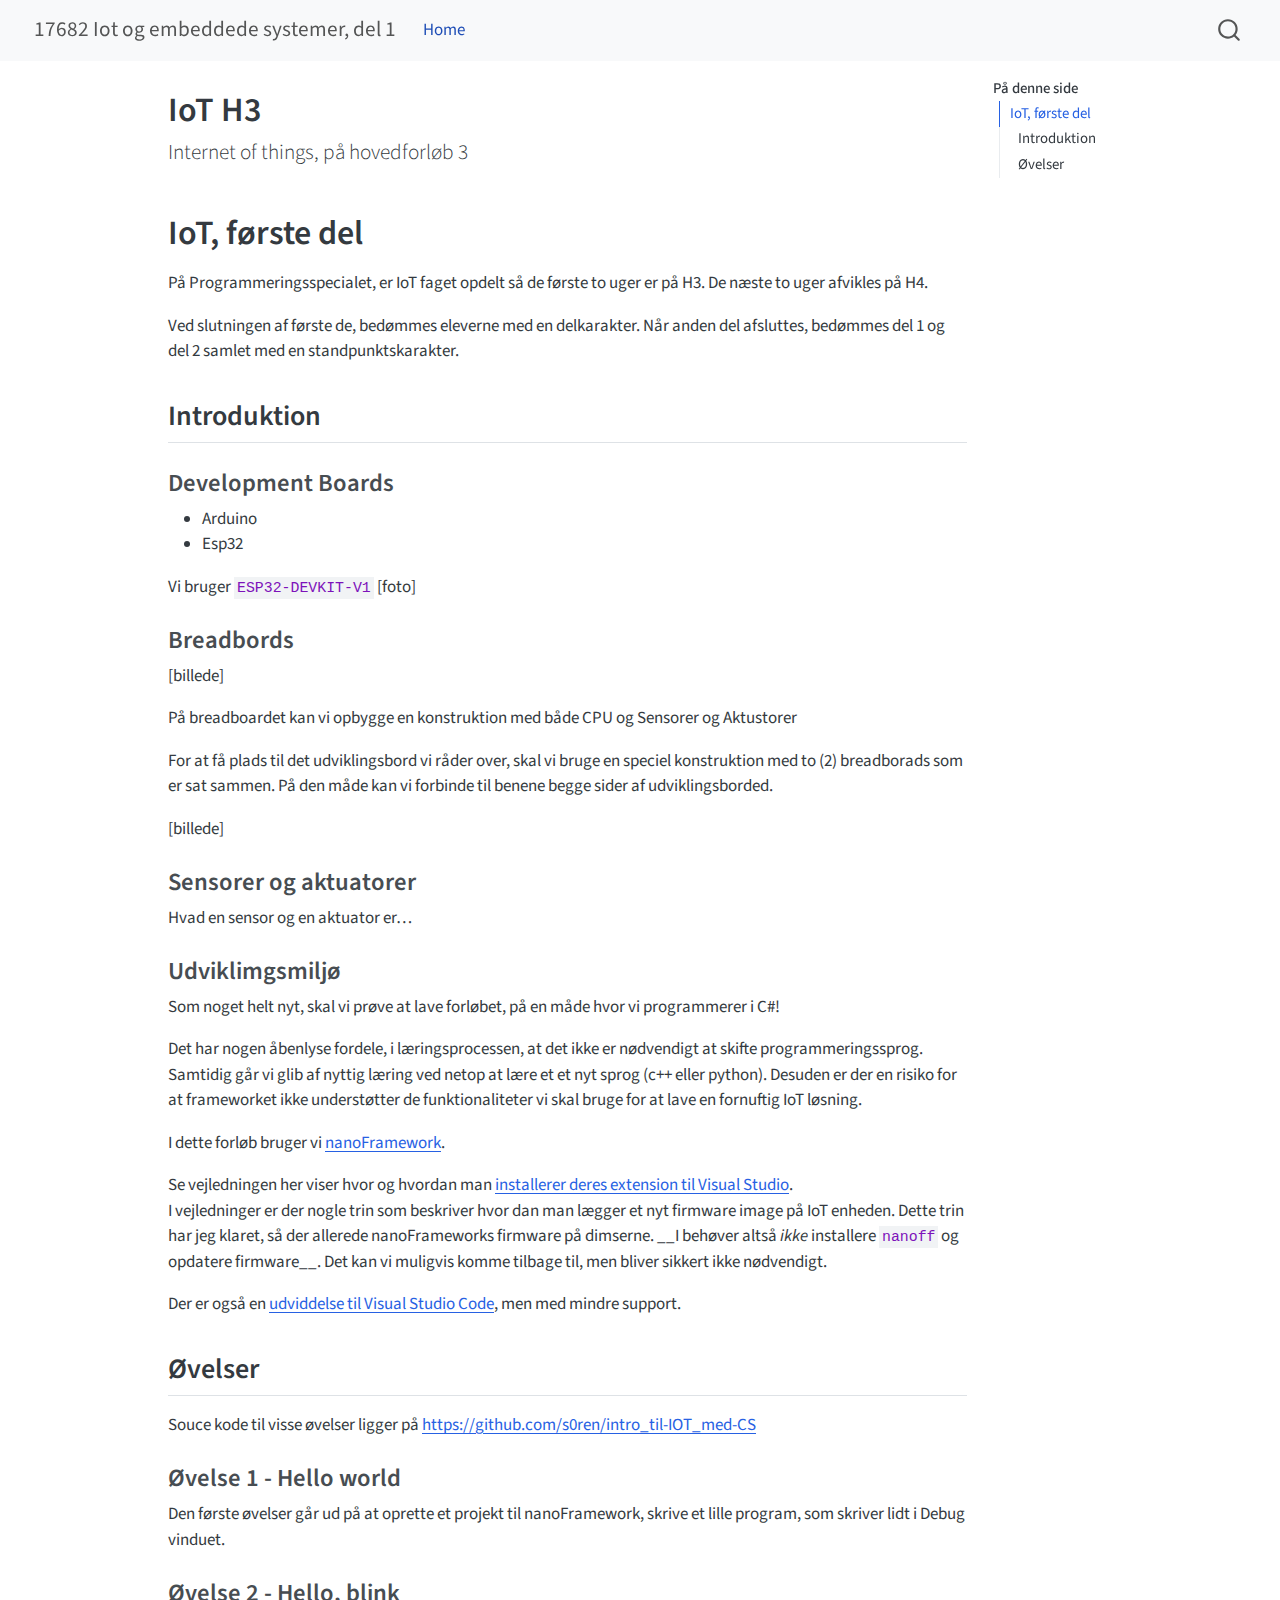
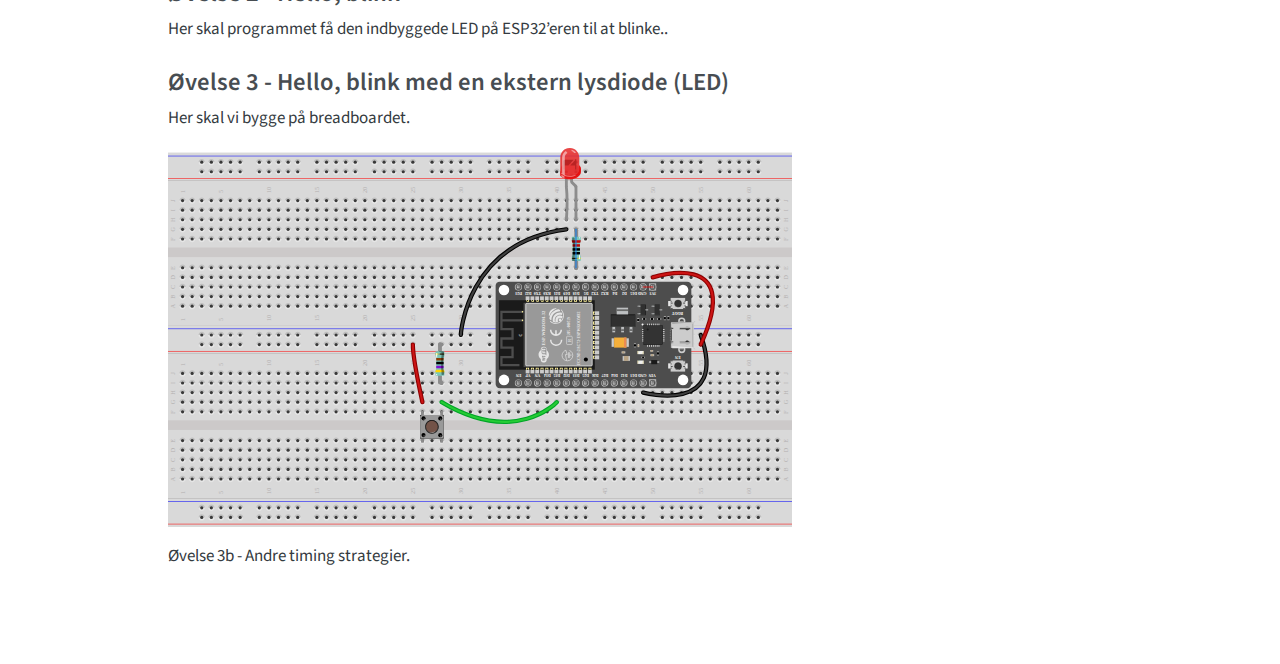
<file: index.html>
<!DOCTYPE html>
<html xmlns="http://www.w3.org/1999/xhtml" lang="da-DK" xml:lang="da-DK"><head>

<meta charset="utf-8">
<meta name="generator" content="quarto-1.8.25">

<meta name="viewport" content="width=device-width, initial-scale=1.0, user-scalable=yes">


<title>IoT H3 – 17682 Iot og embeddede systemer, del 1</title>
<style>
code{white-space: pre-wrap;}
span.smallcaps{font-variant: small-caps;}
div.columns{display: flex; gap: min(4vw, 1.5em);}
div.column{flex: auto; overflow-x: auto;}
div.hanging-indent{margin-left: 1.5em; text-indent: -1.5em;}
ul.task-list{list-style: none;}
ul.task-list li input[type="checkbox"] {
  width: 0.8em;
  margin: 0 0.8em 0.2em -1em; /* quarto-specific, see https://github.com/quarto-dev/quarto-cli/issues/4556 */ 
  vertical-align: middle;
}
</style>


<script src="site_libs/quarto-nav/quarto-nav.js"></script>
<script src="site_libs/quarto-nav/headroom.min.js"></script>
<script src="site_libs/clipboard/clipboard.min.js"></script>
<script src="site_libs/quarto-search/autocomplete.umd.js"></script>
<script src="site_libs/quarto-search/fuse.min.js"></script>
<script src="site_libs/quarto-search/quarto-search.js"></script>
<meta name="quarto:offset" content="./">
<script src="site_libs/quarto-html/quarto.js" type="module"></script>
<script src="site_libs/quarto-html/tabsets/tabsets.js" type="module"></script>
<script src="site_libs/quarto-html/axe/axe-check.js" type="module"></script>
<script src="site_libs/quarto-html/popper.min.js"></script>
<script src="site_libs/quarto-html/tippy.umd.min.js"></script>
<script src="site_libs/quarto-html/anchor.min.js"></script>
<link href="site_libs/quarto-html/tippy.css" rel="stylesheet">
<link href="site_libs/quarto-html/quarto-syntax-highlighting-7b89279ff1a6dce999919e0e67d4d9ec.css" rel="stylesheet" id="quarto-text-highlighting-styles">
<script src="site_libs/bootstrap/bootstrap.min.js"></script>
<link href="site_libs/bootstrap/bootstrap-icons.css" rel="stylesheet">
<link href="site_libs/bootstrap/bootstrap-e31584831b205ffbb2d98406f31c2a5b.min.css" rel="stylesheet" append-hash="true" id="quarto-bootstrap" data-mode="light">
<script id="quarto-search-options" type="application/json">{
  "location": "navbar",
  "copy-button": false,
  "collapse-after": 3,
  "panel-placement": "end",
  "type": "overlay",
  "limit": 50,
  "keyboard-shortcut": [
    "f",
    "/",
    "s"
  ],
  "show-item-context": false,
  "language": {
    "search-no-results-text": "Ingen resultater",
    "search-matching-documents-text": "Matchende dokumenter",
    "search-copy-link-title": "Kopier link for at søge",
    "search-hide-matches-text": "Skjul yderligere resultater",
    "search-more-match-text": "andet resultat i dette dokument",
    "search-more-matches-text": "andre resultater i dette dokument",
    "search-clear-button-title": "Ryd",
    "search-text-placeholder": "",
    "search-detached-cancel-button-title": "Fortryd",
    "search-submit-button-title": "Indsend",
    "search-label": "Søg"
  }
}</script>


<link rel="stylesheet" href="styles.css">
</head>

<body class="nav-fixed quarto-light">

<div id="quarto-search-results"></div>
  <header id="quarto-header" class="headroom fixed-top">
    <nav class="navbar navbar-expand-lg " data-bs-theme="dark">
      <div class="navbar-container container-fluid">
      <div class="navbar-brand-container mx-auto">
    <a href="./index.html" class="navbar-brand navbar-brand-logo">
    </a>
    <a class="navbar-brand" href="./index.html">
    <span class="navbar-title">17682 Iot og embeddede systemer, del 1</span>
    </a>
  </div>
            <div id="quarto-search" class="" title="Søg"></div>
          <button class="navbar-toggler" type="button" data-bs-toggle="collapse" data-bs-target="#navbarCollapse" aria-controls="navbarCollapse" role="menu" aria-expanded="false" aria-label="Skift navigation" onclick="if (window.quartoToggleHeadroom) { window.quartoToggleHeadroom(); }">
  <span class="navbar-toggler-icon"></span>
</button>
          <div class="collapse navbar-collapse" id="navbarCollapse">
            <ul class="navbar-nav navbar-nav-scroll me-auto">
  <li class="nav-item">
    <a class="nav-link active" href="./index.html" aria-current="page"> 
<span class="menu-text">Home</span></a>
  </li>  
</ul>
          </div> <!-- /navcollapse -->
            <div class="quarto-navbar-tools">
</div>
      </div> <!-- /container-fluid -->
    </nav>
</header>
<!-- content -->
<div id="quarto-content" class="quarto-container page-columns page-rows-contents page-layout-article page-navbar">
<!-- sidebar -->
<!-- margin-sidebar -->
    <div id="quarto-margin-sidebar" class="sidebar margin-sidebar">
        <nav id="TOC" role="doc-toc" class="toc-active">
    <h2 id="toc-title">På denne side</h2>
   
  <ul>
  <li><a href="#iot-første-del" id="toc-iot-første-del" class="nav-link active" data-scroll-target="#iot-første-del">IoT, første del</a>
  <ul class="collapse">
  <li><a href="#introduktion" id="toc-introduktion" class="nav-link" data-scroll-target="#introduktion">Introduktion</a>
  <ul class="collapse">
  <li><a href="#development-boards" id="toc-development-boards" class="nav-link" data-scroll-target="#development-boards">Development Boards</a></li>
  <li><a href="#breadbords" id="toc-breadbords" class="nav-link" data-scroll-target="#breadbords">Breadbords</a></li>
  <li><a href="#sensorer-og-aktuatorer" id="toc-sensorer-og-aktuatorer" class="nav-link" data-scroll-target="#sensorer-og-aktuatorer">Sensorer og aktuatorer</a></li>
  <li><a href="#udviklimgsmiljø" id="toc-udviklimgsmiljø" class="nav-link" data-scroll-target="#udviklimgsmiljø">Udviklimgsmiljø</a></li>
  </ul></li>
  <li><a href="#øvelser" id="toc-øvelser" class="nav-link" data-scroll-target="#øvelser">Øvelser</a>
  <ul class="collapse">
  <li><a href="#øvelse-1---hello-world" id="toc-øvelse-1---hello-world" class="nav-link" data-scroll-target="#øvelse-1---hello-world">Øvelse 1 - Hello world</a></li>
  <li><a href="#øvelse-2---hello-blink" id="toc-øvelse-2---hello-blink" class="nav-link" data-scroll-target="#øvelse-2---hello-blink">Øvelse 2 - Hello, blink</a></li>
  <li><a href="#øvelse-3---hello-blink-med-en-ekstern-lysdiode-led" id="toc-øvelse-3---hello-blink-med-en-ekstern-lysdiode-led" class="nav-link" data-scroll-target="#øvelse-3---hello-blink-med-en-ekstern-lysdiode-led">Øvelse 3 - Hello, blink med en ekstern lysdiode (LED)</a></li>
  </ul></li>
  </ul></li>
  </ul>
</nav>
    </div>
<!-- main -->
<main class="content" id="quarto-document-content">

<header id="title-block-header" class="quarto-title-block default">
<div class="quarto-title">
<h1 class="title">IoT H3</h1>
<p class="subtitle lead">Internet of things, på hovedforløb 3</p>
</div>



<div class="quarto-title-meta">

    
  
    
  </div>
  


</header>


<section id="iot-første-del" class="level1">
<h1>IoT, første del</h1>
<p>På Programmeringsspecialet, er IoT faget opdelt så de første to uger er på H3. De næste to uger afvikles på H4.</p>
<p>Ved slutningen af første de, bedømmes eleverne med en delkarakter. Når anden del afsluttes, bedømmes del 1 og del 2 samlet med en standpunktskarakter.</p>
<section id="introduktion" class="level2">
<h2 class="anchored" data-anchor-id="introduktion">Introduktion</h2>
<section id="development-boards" class="level3">
<h3 class="anchored" data-anchor-id="development-boards">Development Boards</h3>
<ul>
<li>Arduino</li>
<li>Esp32</li>
</ul>
<p>Vi bruger <code>ESP32-DEVKIT-V1</code> [foto]</p>
</section>
<section id="breadbords" class="level3">
<h3 class="anchored" data-anchor-id="breadbords">Breadbords</h3>
<p>[billede]</p>
<p>På breadboardet kan vi opbygge en konstruktion med både CPU og Sensorer og Aktustorer</p>
<p>For at få plads til det udviklingsbord vi råder over, skal vi bruge en speciel konstruktion med to (2) breadborads som er sat sammen. På den måde kan vi forbinde til benene begge sider af udviklingsborded.</p>
<p>[billede]</p>
</section>
<section id="sensorer-og-aktuatorer" class="level3">
<h3 class="anchored" data-anchor-id="sensorer-og-aktuatorer">Sensorer og aktuatorer</h3>
<p>Hvad en sensor og en aktuator er…</p>
</section>
<section id="udviklimgsmiljø" class="level3">
<h3 class="anchored" data-anchor-id="udviklimgsmiljø">Udviklimgsmiljø</h3>
<p>Som noget helt nyt, skal vi prøve at lave forløbet, på en måde hvor vi programmerer i C#!</p>
<p>Det har nogen åbenlyse fordele, i læringsprocessen, at det ikke er nødvendigt at skifte programmeringssprog. Samtidig går vi glib af nyttig læring ved netop at lære et et nyt sprog (c++ eller python). Desuden er der en risiko for at frameworket ikke understøtter de funktionaliteter vi skal bruge for at lave en fornuftig IoT løsning.</p>
<p>I dette forløb bruger vi <a href="https://nanoframework.net/">nanoFramework</a>.</p>
<p>Se vejledningen her viser hvor og hvordan man <a href="https://docs.nanoframework.net/content/getting-started-guides/getting-started-managed.html">installerer deres extension til Visual Studio</a>.<br>
I vejledninger er der nogle trin som beskriver hvor dan man lægger et nyt firmware image på IoT enheden. Dette trin har jeg klaret, så der allerede nanoFrameworks firmware på dimserne. __I behøver altså <em>ikke</em> installere <code>nanoff</code> og opdatere firmware__. Det kan vi muligvis komme tilbage til, men bliver sikkert ikke nødvendigt.</p>
<p>Der er også en <a href="https://docs.nanoframework.net/content/getting-started-guides/getting-started-vs-code.html">udviddelse til Visual Studio Code</a>, men med mindre support.</p>
</section>
</section>
<section id="øvelser" class="level2">
<h2 class="anchored" data-anchor-id="øvelser">Øvelser</h2>
<p>Souce kode til visse øvelser ligger på <a href="https://github.com/s0ren/intro_til-IOT_med-CS" class="uri">https://github.com/s0ren/intro_til-IOT_med-CS</a></p>
<section id="øvelse-1---hello-world" class="level3">
<h3 class="anchored" data-anchor-id="øvelse-1---hello-world">Øvelse 1 - Hello world</h3>
<p>Den første øvelser går ud på at oprette et projekt til nanoFramework, skrive et lille program, som skriver lidt i Debug vinduet.</p>
</section>
<section id="øvelse-2---hello-blink" class="level3">
<h3 class="anchored" data-anchor-id="øvelse-2---hello-blink">Øvelse 2 - Hello, blink</h3>
<p>Her skal programmet få den indbyggede LED på ESP32’eren til at blinke..</p>
</section>
<section id="øvelse-3---hello-blink-med-en-ekstern-lysdiode-led" class="level3">
<h3 class="anchored" data-anchor-id="øvelse-3---hello-blink-med-en-ekstern-lysdiode-led">Øvelse 3 - Hello, blink med en ekstern lysdiode (LED)</h3>
<p>Her skal vi bygge på breadboardet.</p>
<p><img src="assets/esp32_doit_diode_pushbotton_pulldown_bb.svg" class="img-fluid"></p>
<p>Øvelse 3b - Andre timing strategier.</p>


</section>
</section>
</section>

</main> <!-- /main -->
<script id="quarto-html-after-body" type="application/javascript">
  window.document.addEventListener("DOMContentLoaded", function (event) {
    const icon = "";
    const anchorJS = new window.AnchorJS();
    anchorJS.options = {
      placement: 'right',
      icon: icon
    };
    anchorJS.add('.anchored');
    const isCodeAnnotation = (el) => {
      for (const clz of el.classList) {
        if (clz.startsWith('code-annotation-')) {                     
          return true;
        }
      }
      return false;
    }
    const onCopySuccess = function(e) {
      // button target
      const button = e.trigger;
      // don't keep focus
      button.blur();
      // flash "checked"
      button.classList.add('code-copy-button-checked');
      var currentTitle = button.getAttribute("title");
      button.setAttribute("title", "Kopieret!");
      let tooltip;
      if (window.bootstrap) {
        button.setAttribute("data-bs-toggle", "tooltip");
        button.setAttribute("data-bs-placement", "left");
        button.setAttribute("data-bs-title", "Kopieret!");
        tooltip = new bootstrap.Tooltip(button, 
          { trigger: "manual", 
            customClass: "code-copy-button-tooltip",
            offset: [0, -8]});
        tooltip.show();    
      }
      setTimeout(function() {
        if (tooltip) {
          tooltip.hide();
          button.removeAttribute("data-bs-title");
          button.removeAttribute("data-bs-toggle");
          button.removeAttribute("data-bs-placement");
        }
        button.setAttribute("title", currentTitle);
        button.classList.remove('code-copy-button-checked');
      }, 1000);
      // clear code selection
      e.clearSelection();
    }
    const getTextToCopy = function(trigger) {
      const outerScaffold = trigger.parentElement.cloneNode(true);
      const codeEl = outerScaffold.querySelector('code');
      for (const childEl of codeEl.children) {
        if (isCodeAnnotation(childEl)) {
          childEl.remove();
        }
      }
      return codeEl.innerText;
    }
    const clipboard = new window.ClipboardJS('.code-copy-button:not([data-in-quarto-modal])', {
      text: getTextToCopy
    });
    clipboard.on('success', onCopySuccess);
    if (window.document.getElementById('quarto-embedded-source-code-modal')) {
      const clipboardModal = new window.ClipboardJS('.code-copy-button[data-in-quarto-modal]', {
        text: getTextToCopy,
        container: window.document.getElementById('quarto-embedded-source-code-modal')
      });
      clipboardModal.on('success', onCopySuccess);
    }
      var localhostRegex = new RegExp(/^(?:http|https):\/\/localhost\:?[0-9]*\//);
      var mailtoRegex = new RegExp(/^mailto:/);
        var filterRegex = new RegExp("https:\/\/s0ren\.github\.io\/FAG_17682_IoT_I\/");
      var isInternal = (href) => {
          return filterRegex.test(href) || localhostRegex.test(href) || mailtoRegex.test(href);
      }
      // Inspect non-navigation links and adorn them if external
     var links = window.document.querySelectorAll('a[href]:not(.nav-link):not(.navbar-brand):not(.toc-action):not(.sidebar-link):not(.sidebar-item-toggle):not(.pagination-link):not(.no-external):not([aria-hidden]):not(.dropdown-item):not(.quarto-navigation-tool):not(.about-link)');
      for (var i=0; i<links.length; i++) {
        const link = links[i];
        if (!isInternal(link.href)) {
          // undo the damage that might have been done by quarto-nav.js in the case of
          // links that we want to consider external
          if (link.dataset.originalHref !== undefined) {
            link.href = link.dataset.originalHref;
          }
        }
      }
    function tippyHover(el, contentFn, onTriggerFn, onUntriggerFn) {
      const config = {
        allowHTML: true,
        maxWidth: 500,
        delay: 100,
        arrow: false,
        appendTo: function(el) {
            return el.parentElement;
        },
        interactive: true,
        interactiveBorder: 10,
        theme: 'quarto',
        placement: 'bottom-start',
      };
      if (contentFn) {
        config.content = contentFn;
      }
      if (onTriggerFn) {
        config.onTrigger = onTriggerFn;
      }
      if (onUntriggerFn) {
        config.onUntrigger = onUntriggerFn;
      }
      window.tippy(el, config); 
    }
    const noterefs = window.document.querySelectorAll('a[role="doc-noteref"]');
    for (var i=0; i<noterefs.length; i++) {
      const ref = noterefs[i];
      tippyHover(ref, function() {
        // use id or data attribute instead here
        let href = ref.getAttribute('data-footnote-href') || ref.getAttribute('href');
        try { href = new URL(href).hash; } catch {}
        const id = href.replace(/^#\/?/, "");
        const note = window.document.getElementById(id);
        if (note) {
          return note.innerHTML;
        } else {
          return "";
        }
      });
    }
    const xrefs = window.document.querySelectorAll('a.quarto-xref');
    const processXRef = (id, note) => {
      // Strip column container classes
      const stripColumnClz = (el) => {
        el.classList.remove("page-full", "page-columns");
        if (el.children) {
          for (const child of el.children) {
            stripColumnClz(child);
          }
        }
      }
      stripColumnClz(note)
      if (id === null || id.startsWith('sec-')) {
        // Special case sections, only their first couple elements
        const container = document.createElement("div");
        if (note.children && note.children.length > 2) {
          container.appendChild(note.children[0].cloneNode(true));
          for (let i = 1; i < note.children.length; i++) {
            const child = note.children[i];
            if (child.tagName === "P" && child.innerText === "") {
              continue;
            } else {
              container.appendChild(child.cloneNode(true));
              break;
            }
          }
          if (window.Quarto?.typesetMath) {
            window.Quarto.typesetMath(container);
          }
          return container.innerHTML
        } else {
          if (window.Quarto?.typesetMath) {
            window.Quarto.typesetMath(note);
          }
          return note.innerHTML;
        }
      } else {
        // Remove any anchor links if they are present
        const anchorLink = note.querySelector('a.anchorjs-link');
        if (anchorLink) {
          anchorLink.remove();
        }
        if (window.Quarto?.typesetMath) {
          window.Quarto.typesetMath(note);
        }
        if (note.classList.contains("callout")) {
          return note.outerHTML;
        } else {
          return note.innerHTML;
        }
      }
    }
    for (var i=0; i<xrefs.length; i++) {
      const xref = xrefs[i];
      tippyHover(xref, undefined, function(instance) {
        instance.disable();
        let url = xref.getAttribute('href');
        let hash = undefined; 
        if (url.startsWith('#')) {
          hash = url;
        } else {
          try { hash = new URL(url).hash; } catch {}
        }
        if (hash) {
          const id = hash.replace(/^#\/?/, "");
          const note = window.document.getElementById(id);
          if (note !== null) {
            try {
              const html = processXRef(id, note.cloneNode(true));
              instance.setContent(html);
            } finally {
              instance.enable();
              instance.show();
            }
          } else {
            // See if we can fetch this
            fetch(url.split('#')[0])
            .then(res => res.text())
            .then(html => {
              const parser = new DOMParser();
              const htmlDoc = parser.parseFromString(html, "text/html");
              const note = htmlDoc.getElementById(id);
              if (note !== null) {
                const html = processXRef(id, note);
                instance.setContent(html);
              } 
            }).finally(() => {
              instance.enable();
              instance.show();
            });
          }
        } else {
          // See if we can fetch a full url (with no hash to target)
          // This is a special case and we should probably do some content thinning / targeting
          fetch(url)
          .then(res => res.text())
          .then(html => {
            const parser = new DOMParser();
            const htmlDoc = parser.parseFromString(html, "text/html");
            const note = htmlDoc.querySelector('main.content');
            if (note !== null) {
              // This should only happen for chapter cross references
              // (since there is no id in the URL)
              // remove the first header
              if (note.children.length > 0 && note.children[0].tagName === "HEADER") {
                note.children[0].remove();
              }
              const html = processXRef(null, note);
              instance.setContent(html);
            } 
          }).finally(() => {
            instance.enable();
            instance.show();
          });
        }
      }, function(instance) {
      });
    }
        let selectedAnnoteEl;
        const selectorForAnnotation = ( cell, annotation) => {
          let cellAttr = 'data-code-cell="' + cell + '"';
          let lineAttr = 'data-code-annotation="' +  annotation + '"';
          const selector = 'span[' + cellAttr + '][' + lineAttr + ']';
          return selector;
        }
        const selectCodeLines = (annoteEl) => {
          const doc = window.document;
          const targetCell = annoteEl.getAttribute("data-target-cell");
          const targetAnnotation = annoteEl.getAttribute("data-target-annotation");
          const annoteSpan = window.document.querySelector(selectorForAnnotation(targetCell, targetAnnotation));
          const lines = annoteSpan.getAttribute("data-code-lines").split(",");
          const lineIds = lines.map((line) => {
            return targetCell + "-" + line;
          })
          let top = null;
          let height = null;
          let parent = null;
          if (lineIds.length > 0) {
              //compute the position of the single el (top and bottom and make a div)
              const el = window.document.getElementById(lineIds[0]);
              top = el.offsetTop;
              height = el.offsetHeight;
              parent = el.parentElement.parentElement;
            if (lineIds.length > 1) {
              const lastEl = window.document.getElementById(lineIds[lineIds.length - 1]);
              const bottom = lastEl.offsetTop + lastEl.offsetHeight;
              height = bottom - top;
            }
            if (top !== null && height !== null && parent !== null) {
              // cook up a div (if necessary) and position it 
              let div = window.document.getElementById("code-annotation-line-highlight");
              if (div === null) {
                div = window.document.createElement("div");
                div.setAttribute("id", "code-annotation-line-highlight");
                div.style.position = 'absolute';
                parent.appendChild(div);
              }
              div.style.top = top - 2 + "px";
              div.style.height = height + 4 + "px";
              div.style.left = 0;
              let gutterDiv = window.document.getElementById("code-annotation-line-highlight-gutter");
              if (gutterDiv === null) {
                gutterDiv = window.document.createElement("div");
                gutterDiv.setAttribute("id", "code-annotation-line-highlight-gutter");
                gutterDiv.style.position = 'absolute';
                const codeCell = window.document.getElementById(targetCell);
                const gutter = codeCell.querySelector('.code-annotation-gutter');
                gutter.appendChild(gutterDiv);
              }
              gutterDiv.style.top = top - 2 + "px";
              gutterDiv.style.height = height + 4 + "px";
            }
            selectedAnnoteEl = annoteEl;
          }
        };
        const unselectCodeLines = () => {
          const elementsIds = ["code-annotation-line-highlight", "code-annotation-line-highlight-gutter"];
          elementsIds.forEach((elId) => {
            const div = window.document.getElementById(elId);
            if (div) {
              div.remove();
            }
          });
          selectedAnnoteEl = undefined;
        };
          // Handle positioning of the toggle
      window.addEventListener(
        "resize",
        throttle(() => {
          elRect = undefined;
          if (selectedAnnoteEl) {
            selectCodeLines(selectedAnnoteEl);
          }
        }, 10)
      );
      function throttle(fn, ms) {
      let throttle = false;
      let timer;
        return (...args) => {
          if(!throttle) { // first call gets through
              fn.apply(this, args);
              throttle = true;
          } else { // all the others get throttled
              if(timer) clearTimeout(timer); // cancel #2
              timer = setTimeout(() => {
                fn.apply(this, args);
                timer = throttle = false;
              }, ms);
          }
        };
      }
        // Attach click handler to the DT
        const annoteDls = window.document.querySelectorAll('dt[data-target-cell]');
        for (const annoteDlNode of annoteDls) {
          annoteDlNode.addEventListener('click', (event) => {
            const clickedEl = event.target;
            if (clickedEl !== selectedAnnoteEl) {
              unselectCodeLines();
              const activeEl = window.document.querySelector('dt[data-target-cell].code-annotation-active');
              if (activeEl) {
                activeEl.classList.remove('code-annotation-active');
              }
              selectCodeLines(clickedEl);
              clickedEl.classList.add('code-annotation-active');
            } else {
              // Unselect the line
              unselectCodeLines();
              clickedEl.classList.remove('code-annotation-active');
            }
          });
        }
    const findCites = (el) => {
      const parentEl = el.parentElement;
      if (parentEl) {
        const cites = parentEl.dataset.cites;
        if (cites) {
          return {
            el,
            cites: cites.split(' ')
          };
        } else {
          return findCites(el.parentElement)
        }
      } else {
        return undefined;
      }
    };
    var bibliorefs = window.document.querySelectorAll('a[role="doc-biblioref"]');
    for (var i=0; i<bibliorefs.length; i++) {
      const ref = bibliorefs[i];
      const citeInfo = findCites(ref);
      if (citeInfo) {
        tippyHover(citeInfo.el, function() {
          var popup = window.document.createElement('div');
          citeInfo.cites.forEach(function(cite) {
            var citeDiv = window.document.createElement('div');
            citeDiv.classList.add('hanging-indent');
            citeDiv.classList.add('csl-entry');
            var biblioDiv = window.document.getElementById('ref-' + cite);
            if (biblioDiv) {
              citeDiv.innerHTML = biblioDiv.innerHTML;
            }
            popup.appendChild(citeDiv);
          });
          return popup.innerHTML;
        });
      }
    }
  });
  </script>
</div> <!-- /content -->




</body></html>
</file>
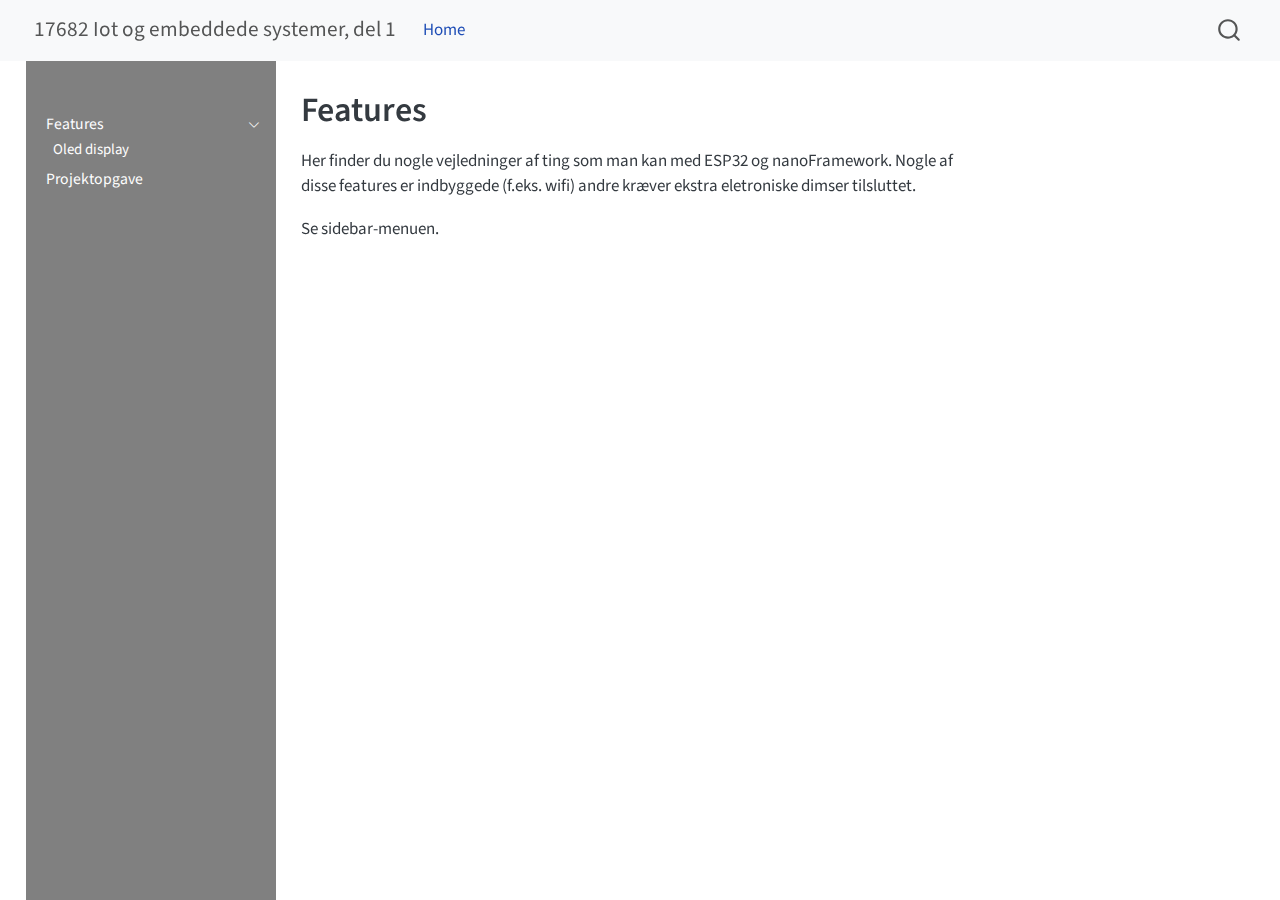
<file: Features/index.html>
<!DOCTYPE html>
<html xmlns="http://www.w3.org/1999/xhtml" lang="da" xml:lang="da"><head>

<meta charset="utf-8">
<meta name="generator" content="quarto-1.8.25">

<meta name="viewport" content="width=device-width, initial-scale=1.0, user-scalable=yes">


<title>Features – 17682 Iot og embeddede systemer, del 1</title>
<style>
code{white-space: pre-wrap;}
span.smallcaps{font-variant: small-caps;}
div.columns{display: flex; gap: min(4vw, 1.5em);}
div.column{flex: auto; overflow-x: auto;}
div.hanging-indent{margin-left: 1.5em; text-indent: -1.5em;}
ul.task-list{list-style: none;}
ul.task-list li input[type="checkbox"] {
  width: 0.8em;
  margin: 0 0.8em 0.2em -1em; /* quarto-specific, see https://github.com/quarto-dev/quarto-cli/issues/4556 */ 
  vertical-align: middle;
}
</style>


<script src="../site_libs/quarto-nav/quarto-nav.js"></script>
<script src="../site_libs/quarto-nav/headroom.min.js"></script>
<script src="../site_libs/clipboard/clipboard.min.js"></script>
<script src="../site_libs/quarto-search/autocomplete.umd.js"></script>
<script src="../site_libs/quarto-search/fuse.min.js"></script>
<script src="../site_libs/quarto-search/quarto-search.js"></script>
<meta name="quarto:offset" content="../">
<script src="../site_libs/quarto-html/quarto.js" type="module"></script>
<script src="../site_libs/quarto-html/tabsets/tabsets.js" type="module"></script>
<script src="../site_libs/quarto-html/axe/axe-check.js" type="module"></script>
<script src="../site_libs/quarto-html/popper.min.js"></script>
<script src="../site_libs/quarto-html/tippy.umd.min.js"></script>
<script src="../site_libs/quarto-html/anchor.min.js"></script>
<link href="../site_libs/quarto-html/tippy.css" rel="stylesheet">
<link href="../site_libs/quarto-html/quarto-syntax-highlighting-7b89279ff1a6dce999919e0e67d4d9ec.css" rel="stylesheet" id="quarto-text-highlighting-styles">
<script src="../site_libs/bootstrap/bootstrap.min.js"></script>
<link href="../site_libs/bootstrap/bootstrap-icons.css" rel="stylesheet">
<link href="../site_libs/bootstrap/bootstrap-f4817736c54c4935f643e29cf6b6cc1a.min.css" rel="stylesheet" append-hash="true" id="quarto-bootstrap" data-mode="light">
<script id="quarto-search-options" type="application/json">{
  "location": "navbar",
  "copy-button": false,
  "collapse-after": 3,
  "panel-placement": "end",
  "type": "overlay",
  "limit": 50,
  "keyboard-shortcut": [
    "f",
    "/",
    "s"
  ],
  "show-item-context": false,
  "language": {
    "search-no-results-text": "Ingen resultater",
    "search-matching-documents-text": "Matchende dokumenter",
    "search-copy-link-title": "Kopier link for at søge",
    "search-hide-matches-text": "Skjul yderligere resultater",
    "search-more-match-text": "andet resultat i dette dokument",
    "search-more-matches-text": "andre resultater i dette dokument",
    "search-clear-button-title": "Ryd",
    "search-text-placeholder": "",
    "search-detached-cancel-button-title": "Fortryd",
    "search-submit-button-title": "Indsend",
    "search-label": "Søg"
  }
}</script>


<link rel="stylesheet" href="../styles.css">
</head>

<body class="nav-sidebar floating nav-fixed quarto-light">

<div id="quarto-search-results"></div>
  <header id="quarto-header" class="headroom fixed-top">
    <nav class="navbar navbar-expand-lg " data-bs-theme="dark">
      <div class="navbar-container container-fluid">
      <div class="navbar-brand-container mx-auto">
    <a href="../index.html" class="navbar-brand navbar-brand-logo">
    </a>
    <a class="navbar-brand" href="../index.html">
    <span class="navbar-title">17682 Iot og embeddede systemer, del 1</span>
    </a>
  </div>
            <div id="quarto-search" class="" title="Søg"></div>
          <button class="navbar-toggler" type="button" data-bs-toggle="collapse" data-bs-target="#navbarCollapse" aria-controls="navbarCollapse" role="menu" aria-expanded="false" aria-label="Skift navigation" onclick="if (window.quartoToggleHeadroom) { window.quartoToggleHeadroom(); }">
  <span class="navbar-toggler-icon"></span>
</button>
          <div class="collapse navbar-collapse" id="navbarCollapse">
            <ul class="navbar-nav navbar-nav-scroll me-auto">
  <li class="nav-item">
    <a class="nav-link active" href="../index.html" aria-current="page"> 
<span class="menu-text">Home</span></a>
  </li>  
</ul>
          </div> <!-- /navcollapse -->
            <div class="quarto-navbar-tools">
</div>
      </div> <!-- /container-fluid -->
    </nav>
  <nav class="quarto-secondary-nav">
    <div class="container-fluid d-flex">
      <button type="button" class="quarto-btn-toggle btn" data-bs-toggle="collapse" role="button" data-bs-target=".quarto-sidebar-collapse-item" aria-controls="quarto-sidebar" aria-expanded="false" aria-label="Skift sidebjælke" onclick="if (window.quartoToggleHeadroom) { window.quartoToggleHeadroom(); }">
        <i class="bi bi-layout-text-sidebar-reverse"></i>
      </button>
        <nav class="quarto-page-breadcrumbs" aria-label="breadcrumb"><ol class="breadcrumb"><li class="breadcrumb-item"><a href="../Features/index.html">Features</a></li></ol></nav>
        <a class="flex-grow-1" role="navigation" data-bs-toggle="collapse" data-bs-target=".quarto-sidebar-collapse-item" aria-controls="quarto-sidebar" aria-expanded="false" aria-label="Skift sidebjælke" onclick="if (window.quartoToggleHeadroom) { window.quartoToggleHeadroom(); }">      
        </a>
    </div>
  </nav>
</header>
<!-- content -->
<div id="quarto-content" class="quarto-container page-columns page-rows-contents page-layout-article page-navbar">
<!-- sidebar -->
  <nav id="quarto-sidebar" class="sidebar collapse collapse-horizontal quarto-sidebar-collapse-item sidebar-navigation floating overflow-auto">
    <div class="pt-lg-2 mt-2 text-left sidebar-header">
      <a href="../index.html" class="sidebar-logo-link">
      </a>
      </div>
    <div class="sidebar-menu-container"> 
    <ul class="list-unstyled mt-1">
        <li class="sidebar-item sidebar-item-section">
      <div class="sidebar-item-container"> 
            <a href="../Features/index.html" class="sidebar-item-text sidebar-link active">
 <span class="menu-text">Features</span></a>
          <a class="sidebar-item-toggle text-start" data-bs-toggle="collapse" data-bs-target="#quarto-sidebar-section-1" role="navigation" aria-expanded="true" aria-label="Skift sektion">
            <i class="bi bi-chevron-right ms-2"></i>
          </a> 
      </div>
      <ul id="quarto-sidebar-section-1" class="collapse list-unstyled sidebar-section depth1 show">  
          <li class="sidebar-item">
  <div class="sidebar-item-container"> 
  <a href="../Features/Oled.html" class="sidebar-item-text sidebar-link">
 <span class="menu-text">Oled display</span></a>
  </div>
</li>
      </ul>
  </li>
        <li class="sidebar-item">
  <div class="sidebar-item-container"> 
  <a href="../projektopgave/index.html" class="sidebar-item-text sidebar-link">
 <span class="menu-text">Projektopgave</span></a>
  </div>
</li>
    </ul>
    </div>
</nav>
<div id="quarto-sidebar-glass" class="quarto-sidebar-collapse-item" data-bs-toggle="collapse" data-bs-target=".quarto-sidebar-collapse-item"></div>
<!-- margin-sidebar -->
    <div id="quarto-margin-sidebar" class="sidebar margin-sidebar zindex-bottom">
        
    </div>
<!-- main -->
<main class="content" id="quarto-document-content">

<header id="title-block-header" class="quarto-title-block default">
<div class="quarto-title">
<h1 class="title">Features</h1>
</div>



<div class="quarto-title-meta">

    
  
    
  </div>
  


</header>


<p>Her finder du nogle vejledninger af ting som man kan med ESP32 og nanoFramework. Nogle af disse features er indbyggede (f.eks. wifi) andre kræver ekstra eletroniske dimser tilsluttet.</p>
<p>Se sidebar-menuen.</p>



</main> <!-- /main -->
<script id="quarto-html-after-body" type="application/javascript">
  window.document.addEventListener("DOMContentLoaded", function (event) {
    const icon = "";
    const anchorJS = new window.AnchorJS();
    anchorJS.options = {
      placement: 'right',
      icon: icon
    };
    anchorJS.add('.anchored');
    const isCodeAnnotation = (el) => {
      for (const clz of el.classList) {
        if (clz.startsWith('code-annotation-')) {                     
          return true;
        }
      }
      return false;
    }
    const onCopySuccess = function(e) {
      // button target
      const button = e.trigger;
      // don't keep focus
      button.blur();
      // flash "checked"
      button.classList.add('code-copy-button-checked');
      var currentTitle = button.getAttribute("title");
      button.setAttribute("title", "Kopieret!");
      let tooltip;
      if (window.bootstrap) {
        button.setAttribute("data-bs-toggle", "tooltip");
        button.setAttribute("data-bs-placement", "left");
        button.setAttribute("data-bs-title", "Kopieret!");
        tooltip = new bootstrap.Tooltip(button, 
          { trigger: "manual", 
            customClass: "code-copy-button-tooltip",
            offset: [0, -8]});
        tooltip.show();    
      }
      setTimeout(function() {
        if (tooltip) {
          tooltip.hide();
          button.removeAttribute("data-bs-title");
          button.removeAttribute("data-bs-toggle");
          button.removeAttribute("data-bs-placement");
        }
        button.setAttribute("title", currentTitle);
        button.classList.remove('code-copy-button-checked');
      }, 1000);
      // clear code selection
      e.clearSelection();
    }
    const getTextToCopy = function(trigger) {
      const outerScaffold = trigger.parentElement.cloneNode(true);
      const codeEl = outerScaffold.querySelector('code');
      for (const childEl of codeEl.children) {
        if (isCodeAnnotation(childEl)) {
          childEl.remove();
        }
      }
      return codeEl.innerText;
    }
    const clipboard = new window.ClipboardJS('.code-copy-button:not([data-in-quarto-modal])', {
      text: getTextToCopy
    });
    clipboard.on('success', onCopySuccess);
    if (window.document.getElementById('quarto-embedded-source-code-modal')) {
      const clipboardModal = new window.ClipboardJS('.code-copy-button[data-in-quarto-modal]', {
        text: getTextToCopy,
        container: window.document.getElementById('quarto-embedded-source-code-modal')
      });
      clipboardModal.on('success', onCopySuccess);
    }
      var localhostRegex = new RegExp(/^(?:http|https):\/\/localhost\:?[0-9]*\//);
      var mailtoRegex = new RegExp(/^mailto:/);
        var filterRegex = new RegExp("https:\/\/s0ren\.github\.io\/FAG_17682_IoT_I\/");
      var isInternal = (href) => {
          return filterRegex.test(href) || localhostRegex.test(href) || mailtoRegex.test(href);
      }
      // Inspect non-navigation links and adorn them if external
     var links = window.document.querySelectorAll('a[href]:not(.nav-link):not(.navbar-brand):not(.toc-action):not(.sidebar-link):not(.sidebar-item-toggle):not(.pagination-link):not(.no-external):not([aria-hidden]):not(.dropdown-item):not(.quarto-navigation-tool):not(.about-link)');
      for (var i=0; i<links.length; i++) {
        const link = links[i];
        if (!isInternal(link.href)) {
          // undo the damage that might have been done by quarto-nav.js in the case of
          // links that we want to consider external
          if (link.dataset.originalHref !== undefined) {
            link.href = link.dataset.originalHref;
          }
        }
      }
    function tippyHover(el, contentFn, onTriggerFn, onUntriggerFn) {
      const config = {
        allowHTML: true,
        maxWidth: 500,
        delay: 100,
        arrow: false,
        appendTo: function(el) {
            return el.parentElement;
        },
        interactive: true,
        interactiveBorder: 10,
        theme: 'quarto',
        placement: 'bottom-start',
      };
      if (contentFn) {
        config.content = contentFn;
      }
      if (onTriggerFn) {
        config.onTrigger = onTriggerFn;
      }
      if (onUntriggerFn) {
        config.onUntrigger = onUntriggerFn;
      }
      window.tippy(el, config); 
    }
    const noterefs = window.document.querySelectorAll('a[role="doc-noteref"]');
    for (var i=0; i<noterefs.length; i++) {
      const ref = noterefs[i];
      tippyHover(ref, function() {
        // use id or data attribute instead here
        let href = ref.getAttribute('data-footnote-href') || ref.getAttribute('href');
        try { href = new URL(href).hash; } catch {}
        const id = href.replace(/^#\/?/, "");
        const note = window.document.getElementById(id);
        if (note) {
          return note.innerHTML;
        } else {
          return "";
        }
      });
    }
    const xrefs = window.document.querySelectorAll('a.quarto-xref');
    const processXRef = (id, note) => {
      // Strip column container classes
      const stripColumnClz = (el) => {
        el.classList.remove("page-full", "page-columns");
        if (el.children) {
          for (const child of el.children) {
            stripColumnClz(child);
          }
        }
      }
      stripColumnClz(note)
      if (id === null || id.startsWith('sec-')) {
        // Special case sections, only their first couple elements
        const container = document.createElement("div");
        if (note.children && note.children.length > 2) {
          container.appendChild(note.children[0].cloneNode(true));
          for (let i = 1; i < note.children.length; i++) {
            const child = note.children[i];
            if (child.tagName === "P" && child.innerText === "") {
              continue;
            } else {
              container.appendChild(child.cloneNode(true));
              break;
            }
          }
          if (window.Quarto?.typesetMath) {
            window.Quarto.typesetMath(container);
          }
          return container.innerHTML
        } else {
          if (window.Quarto?.typesetMath) {
            window.Quarto.typesetMath(note);
          }
          return note.innerHTML;
        }
      } else {
        // Remove any anchor links if they are present
        const anchorLink = note.querySelector('a.anchorjs-link');
        if (anchorLink) {
          anchorLink.remove();
        }
        if (window.Quarto?.typesetMath) {
          window.Quarto.typesetMath(note);
        }
        if (note.classList.contains("callout")) {
          return note.outerHTML;
        } else {
          return note.innerHTML;
        }
      }
    }
    for (var i=0; i<xrefs.length; i++) {
      const xref = xrefs[i];
      tippyHover(xref, undefined, function(instance) {
        instance.disable();
        let url = xref.getAttribute('href');
        let hash = undefined; 
        if (url.startsWith('#')) {
          hash = url;
        } else {
          try { hash = new URL(url).hash; } catch {}
        }
        if (hash) {
          const id = hash.replace(/^#\/?/, "");
          const note = window.document.getElementById(id);
          if (note !== null) {
            try {
              const html = processXRef(id, note.cloneNode(true));
              instance.setContent(html);
            } finally {
              instance.enable();
              instance.show();
            }
          } else {
            // See if we can fetch this
            fetch(url.split('#')[0])
            .then(res => res.text())
            .then(html => {
              const parser = new DOMParser();
              const htmlDoc = parser.parseFromString(html, "text/html");
              const note = htmlDoc.getElementById(id);
              if (note !== null) {
                const html = processXRef(id, note);
                instance.setContent(html);
              } 
            }).finally(() => {
              instance.enable();
              instance.show();
            });
          }
        } else {
          // See if we can fetch a full url (with no hash to target)
          // This is a special case and we should probably do some content thinning / targeting
          fetch(url)
          .then(res => res.text())
          .then(html => {
            const parser = new DOMParser();
            const htmlDoc = parser.parseFromString(html, "text/html");
            const note = htmlDoc.querySelector('main.content');
            if (note !== null) {
              // This should only happen for chapter cross references
              // (since there is no id in the URL)
              // remove the first header
              if (note.children.length > 0 && note.children[0].tagName === "HEADER") {
                note.children[0].remove();
              }
              const html = processXRef(null, note);
              instance.setContent(html);
            } 
          }).finally(() => {
            instance.enable();
            instance.show();
          });
        }
      }, function(instance) {
      });
    }
        let selectedAnnoteEl;
        const selectorForAnnotation = ( cell, annotation) => {
          let cellAttr = 'data-code-cell="' + cell + '"';
          let lineAttr = 'data-code-annotation="' +  annotation + '"';
          const selector = 'span[' + cellAttr + '][' + lineAttr + ']';
          return selector;
        }
        const selectCodeLines = (annoteEl) => {
          const doc = window.document;
          const targetCell = annoteEl.getAttribute("data-target-cell");
          const targetAnnotation = annoteEl.getAttribute("data-target-annotation");
          const annoteSpan = window.document.querySelector(selectorForAnnotation(targetCell, targetAnnotation));
          const lines = annoteSpan.getAttribute("data-code-lines").split(",");
          const lineIds = lines.map((line) => {
            return targetCell + "-" + line;
          })
          let top = null;
          let height = null;
          let parent = null;
          if (lineIds.length > 0) {
              //compute the position of the single el (top and bottom and make a div)
              const el = window.document.getElementById(lineIds[0]);
              top = el.offsetTop;
              height = el.offsetHeight;
              parent = el.parentElement.parentElement;
            if (lineIds.length > 1) {
              const lastEl = window.document.getElementById(lineIds[lineIds.length - 1]);
              const bottom = lastEl.offsetTop + lastEl.offsetHeight;
              height = bottom - top;
            }
            if (top !== null && height !== null && parent !== null) {
              // cook up a div (if necessary) and position it 
              let div = window.document.getElementById("code-annotation-line-highlight");
              if (div === null) {
                div = window.document.createElement("div");
                div.setAttribute("id", "code-annotation-line-highlight");
                div.style.position = 'absolute';
                parent.appendChild(div);
              }
              div.style.top = top - 2 + "px";
              div.style.height = height + 4 + "px";
              div.style.left = 0;
              let gutterDiv = window.document.getElementById("code-annotation-line-highlight-gutter");
              if (gutterDiv === null) {
                gutterDiv = window.document.createElement("div");
                gutterDiv.setAttribute("id", "code-annotation-line-highlight-gutter");
                gutterDiv.style.position = 'absolute';
                const codeCell = window.document.getElementById(targetCell);
                const gutter = codeCell.querySelector('.code-annotation-gutter');
                gutter.appendChild(gutterDiv);
              }
              gutterDiv.style.top = top - 2 + "px";
              gutterDiv.style.height = height + 4 + "px";
            }
            selectedAnnoteEl = annoteEl;
          }
        };
        const unselectCodeLines = () => {
          const elementsIds = ["code-annotation-line-highlight", "code-annotation-line-highlight-gutter"];
          elementsIds.forEach((elId) => {
            const div = window.document.getElementById(elId);
            if (div) {
              div.remove();
            }
          });
          selectedAnnoteEl = undefined;
        };
          // Handle positioning of the toggle
      window.addEventListener(
        "resize",
        throttle(() => {
          elRect = undefined;
          if (selectedAnnoteEl) {
            selectCodeLines(selectedAnnoteEl);
          }
        }, 10)
      );
      function throttle(fn, ms) {
      let throttle = false;
      let timer;
        return (...args) => {
          if(!throttle) { // first call gets through
              fn.apply(this, args);
              throttle = true;
          } else { // all the others get throttled
              if(timer) clearTimeout(timer); // cancel #2
              timer = setTimeout(() => {
                fn.apply(this, args);
                timer = throttle = false;
              }, ms);
          }
        };
      }
        // Attach click handler to the DT
        const annoteDls = window.document.querySelectorAll('dt[data-target-cell]');
        for (const annoteDlNode of annoteDls) {
          annoteDlNode.addEventListener('click', (event) => {
            const clickedEl = event.target;
            if (clickedEl !== selectedAnnoteEl) {
              unselectCodeLines();
              const activeEl = window.document.querySelector('dt[data-target-cell].code-annotation-active');
              if (activeEl) {
                activeEl.classList.remove('code-annotation-active');
              }
              selectCodeLines(clickedEl);
              clickedEl.classList.add('code-annotation-active');
            } else {
              // Unselect the line
              unselectCodeLines();
              clickedEl.classList.remove('code-annotation-active');
            }
          });
        }
    const findCites = (el) => {
      const parentEl = el.parentElement;
      if (parentEl) {
        const cites = parentEl.dataset.cites;
        if (cites) {
          return {
            el,
            cites: cites.split(' ')
          };
        } else {
          return findCites(el.parentElement)
        }
      } else {
        return undefined;
      }
    };
    var bibliorefs = window.document.querySelectorAll('a[role="doc-biblioref"]');
    for (var i=0; i<bibliorefs.length; i++) {
      const ref = bibliorefs[i];
      const citeInfo = findCites(ref);
      if (citeInfo) {
        tippyHover(citeInfo.el, function() {
          var popup = window.document.createElement('div');
          citeInfo.cites.forEach(function(cite) {
            var citeDiv = window.document.createElement('div');
            citeDiv.classList.add('hanging-indent');
            citeDiv.classList.add('csl-entry');
            var biblioDiv = window.document.getElementById('ref-' + cite);
            if (biblioDiv) {
              citeDiv.innerHTML = biblioDiv.innerHTML;
            }
            popup.appendChild(citeDiv);
          });
          return popup.innerHTML;
        });
      }
    }
  });
  </script>
</div> <!-- /content -->




</body></html>
</file>
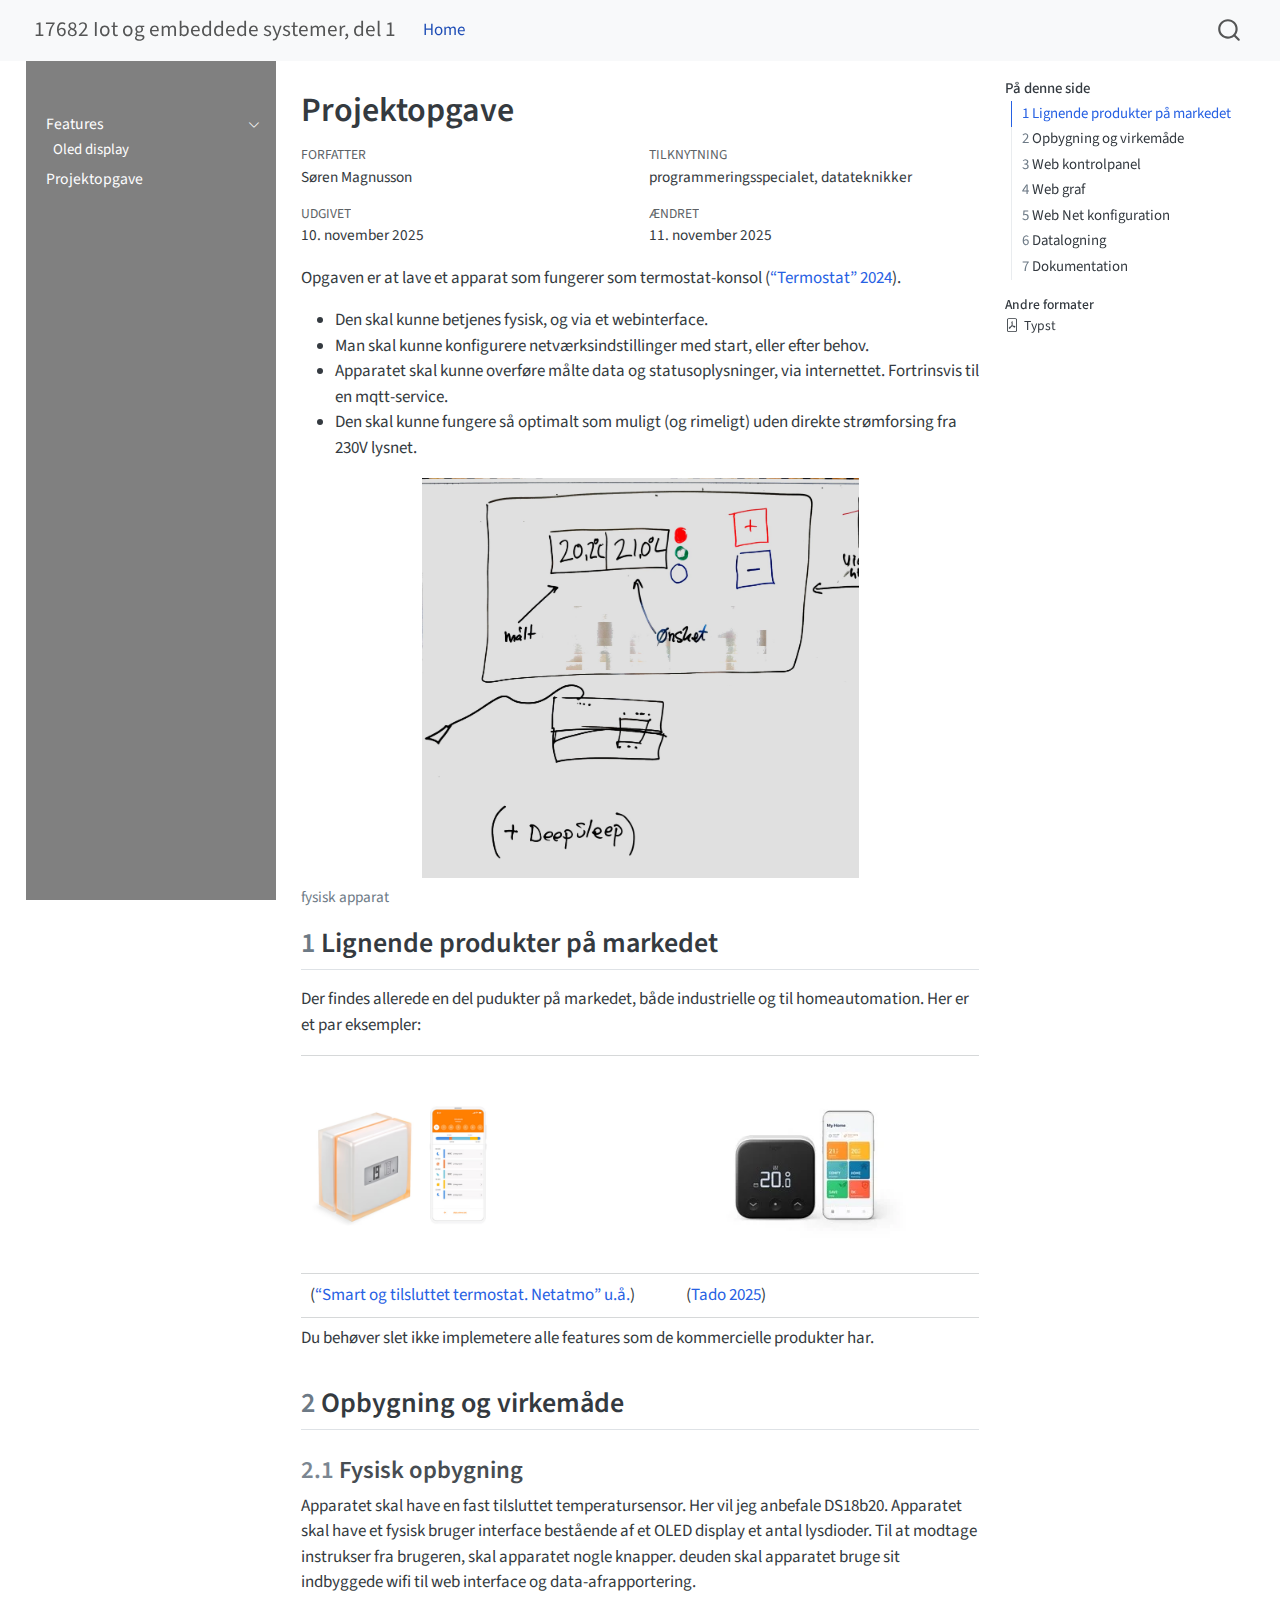
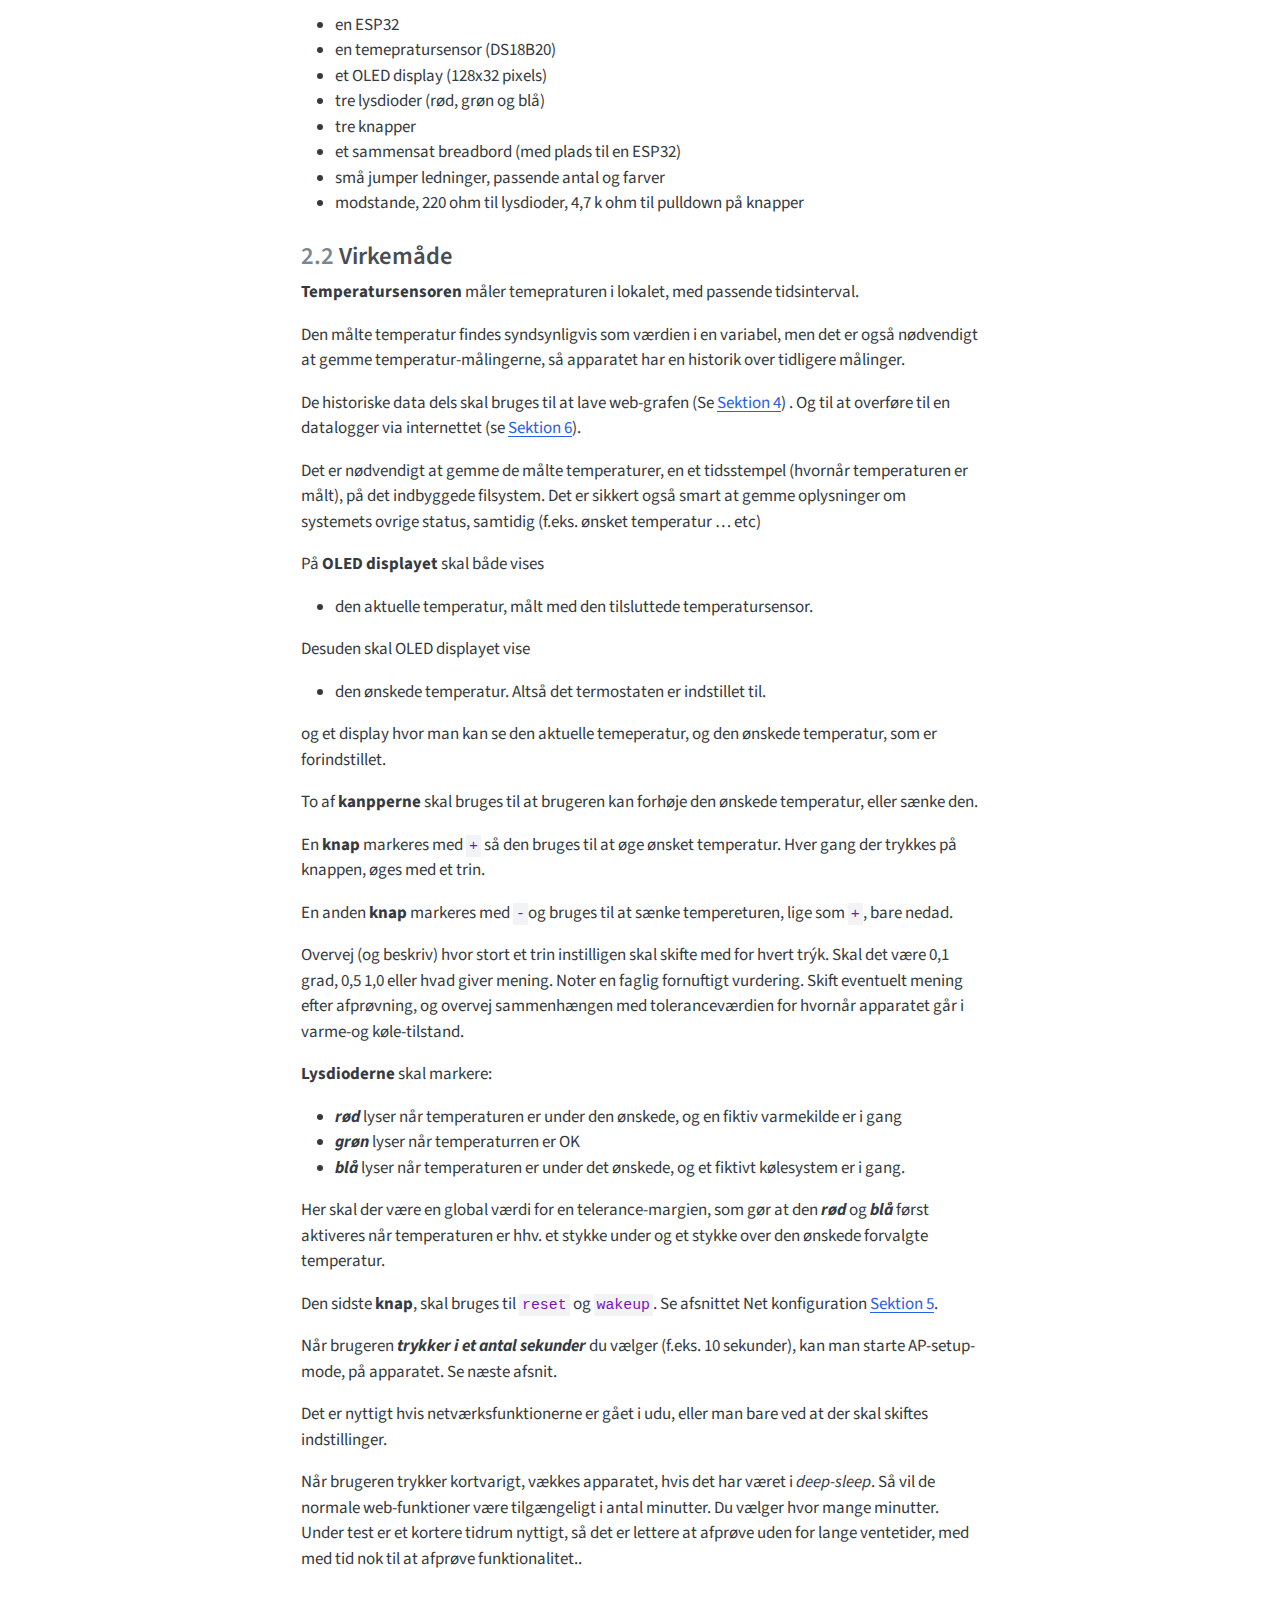
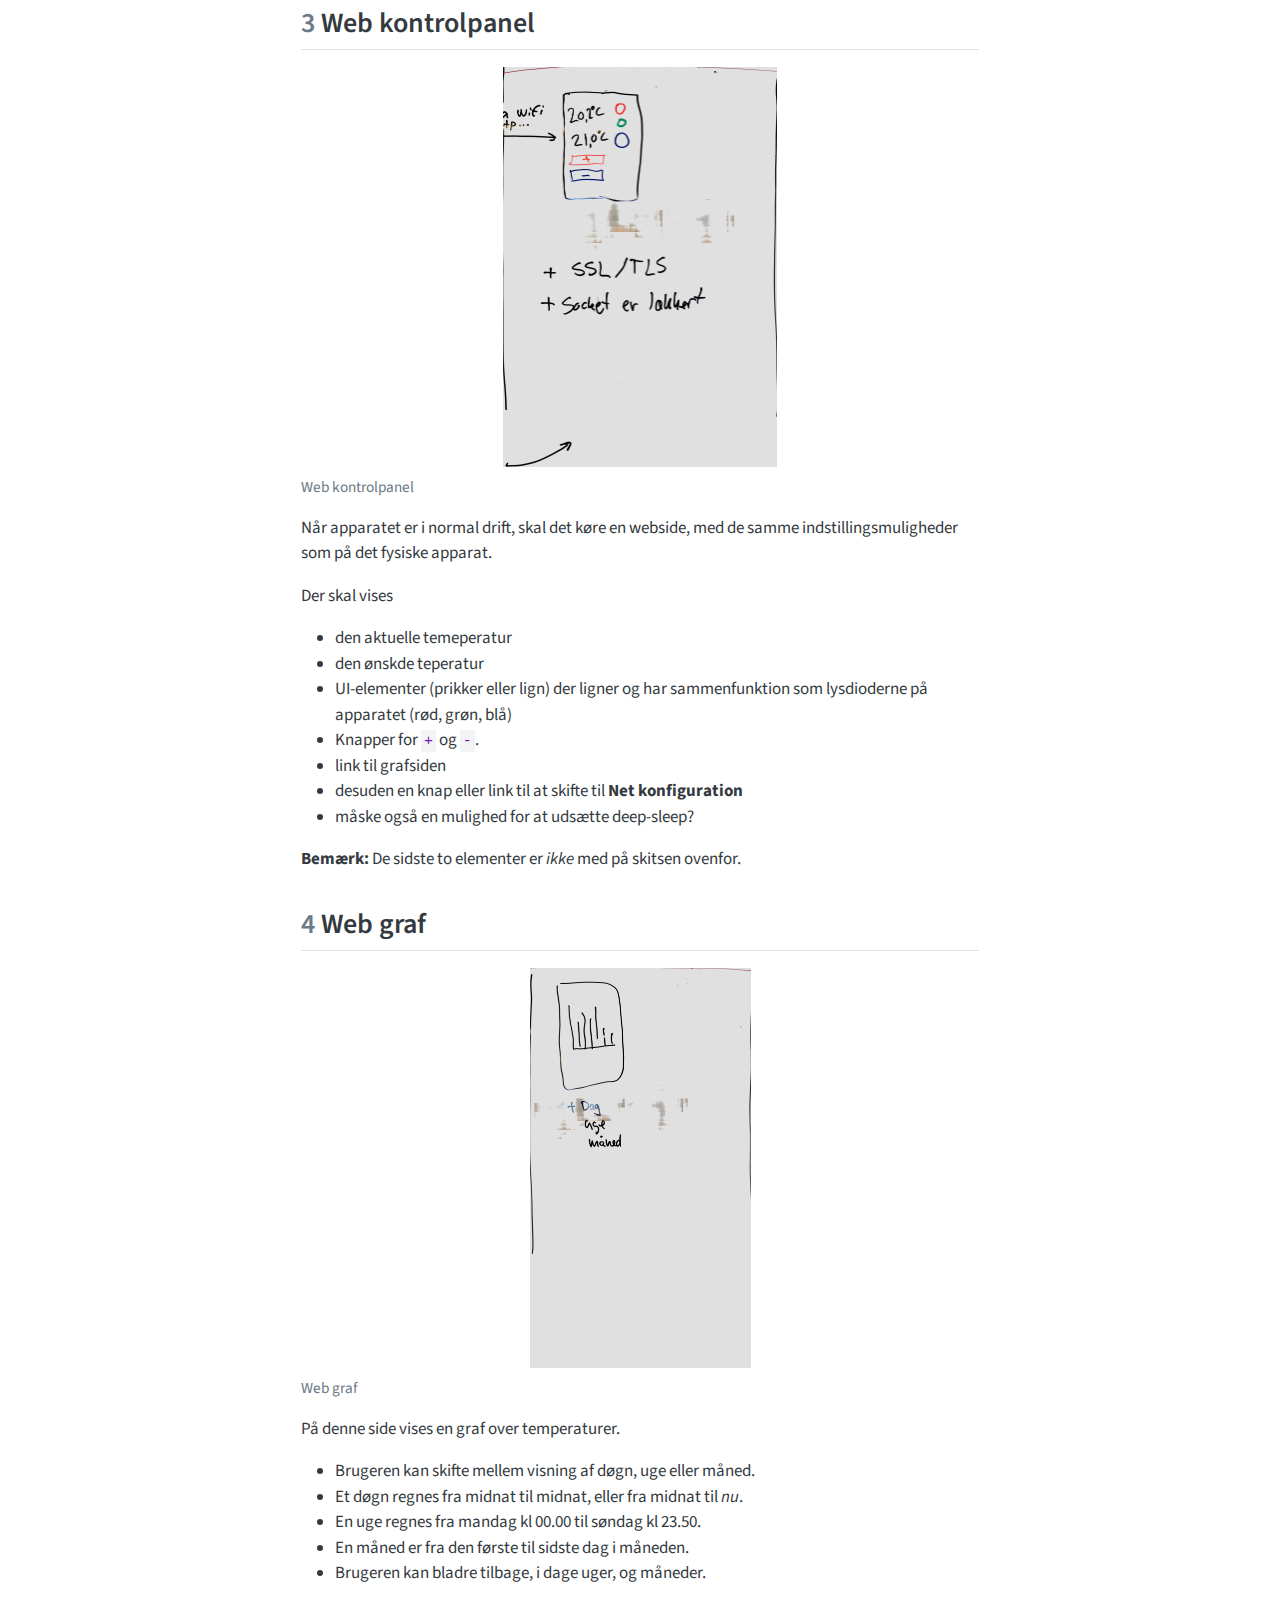
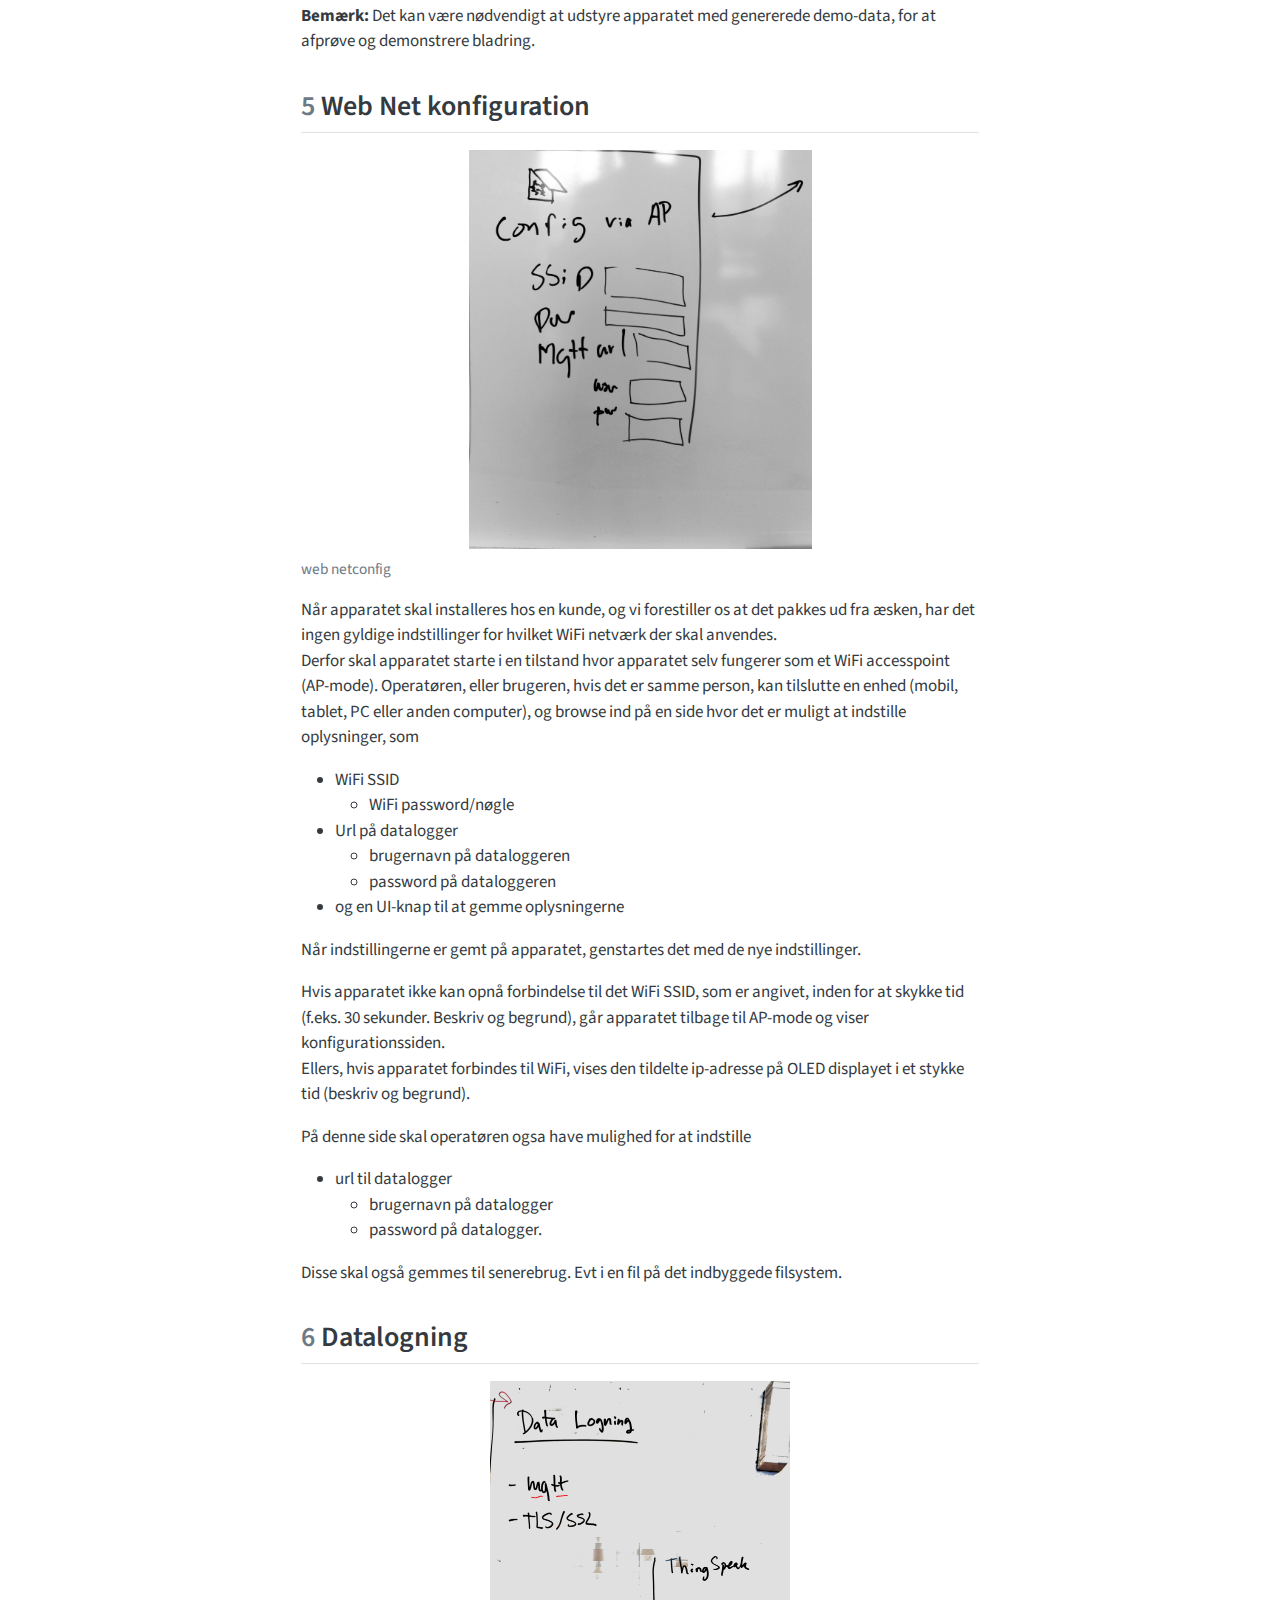
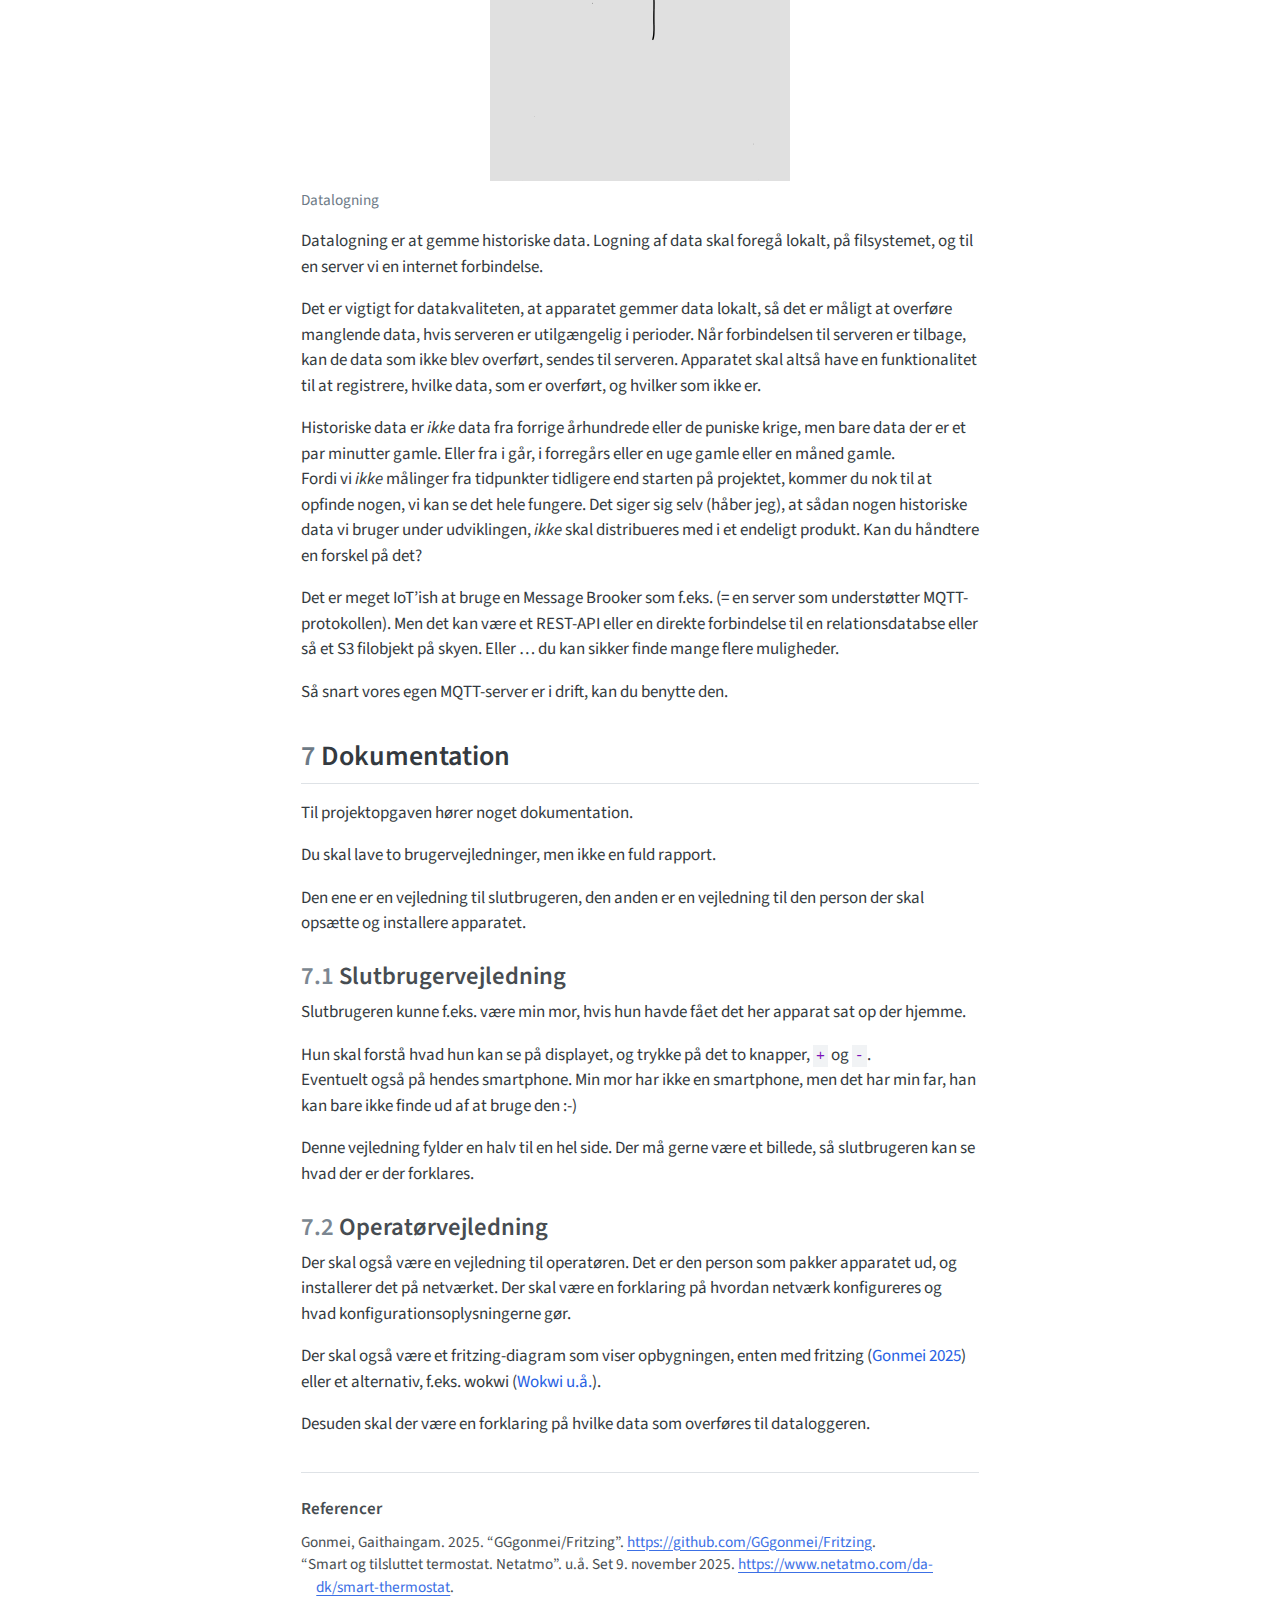
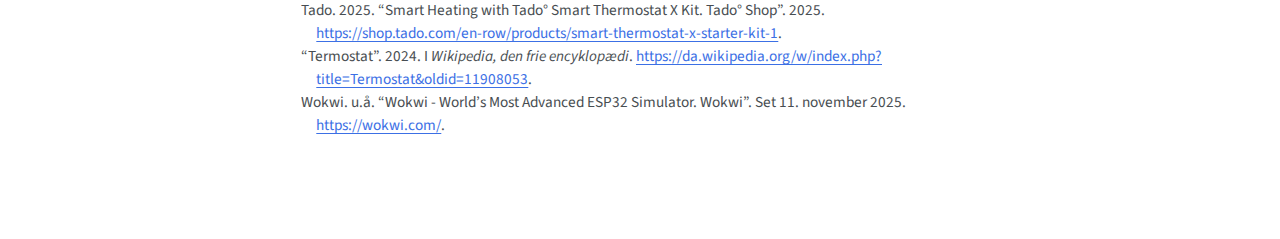
<file: projektopgave/index.html>
<!DOCTYPE html>
<html xmlns="http://www.w3.org/1999/xhtml" lang="da-DK" xml:lang="da-DK"><head>

<meta charset="utf-8">
<meta name="generator" content="quarto-1.8.25">

<meta name="viewport" content="width=device-width, initial-scale=1.0, user-scalable=yes">

<meta name="author" content="smag@tec.dk">

<title>Projektopgave – 17682 Iot og embeddede systemer, del 1</title>
<style>
code{white-space: pre-wrap;}
span.smallcaps{font-variant: small-caps;}
div.columns{display: flex; gap: min(4vw, 1.5em);}
div.column{flex: auto; overflow-x: auto;}
div.hanging-indent{margin-left: 1.5em; text-indent: -1.5em;}
ul.task-list{list-style: none;}
ul.task-list li input[type="checkbox"] {
  width: 0.8em;
  margin: 0 0.8em 0.2em -1em; /* quarto-specific, see https://github.com/quarto-dev/quarto-cli/issues/4556 */ 
  vertical-align: middle;
}
/* CSS for citations */
div.csl-bib-body { }
div.csl-entry {
  clear: both;
  margin-bottom: 0em;
}
.hanging-indent div.csl-entry {
  margin-left:2em;
  text-indent:-2em;
}
div.csl-left-margin {
  min-width:2em;
  float:left;
}
div.csl-right-inline {
  margin-left:2em;
  padding-left:1em;
}
div.csl-indent {
  margin-left: 2em;
}</style>


<script src="../site_libs/quarto-nav/quarto-nav.js"></script>
<script src="../site_libs/quarto-nav/headroom.min.js"></script>
<script src="../site_libs/clipboard/clipboard.min.js"></script>
<script src="../site_libs/quarto-search/autocomplete.umd.js"></script>
<script src="../site_libs/quarto-search/fuse.min.js"></script>
<script src="../site_libs/quarto-search/quarto-search.js"></script>
<meta name="quarto:offset" content="../">
<script src="../site_libs/quarto-html/quarto.js" type="module"></script>
<script src="../site_libs/quarto-html/tabsets/tabsets.js" type="module"></script>
<script src="../site_libs/quarto-html/axe/axe-check.js" type="module"></script>
<script src="../site_libs/quarto-html/popper.min.js"></script>
<script src="../site_libs/quarto-html/tippy.umd.min.js"></script>
<script src="../site_libs/quarto-html/anchor.min.js"></script>
<link href="../site_libs/quarto-html/tippy.css" rel="stylesheet">
<link href="../site_libs/quarto-html/quarto-syntax-highlighting-7b89279ff1a6dce999919e0e67d4d9ec.css" rel="stylesheet" id="quarto-text-highlighting-styles">
<script src="../site_libs/bootstrap/bootstrap.min.js"></script>
<link href="../site_libs/bootstrap/bootstrap-icons.css" rel="stylesheet">
<link href="../site_libs/bootstrap/bootstrap-f4817736c54c4935f643e29cf6b6cc1a.min.css" rel="stylesheet" append-hash="true" id="quarto-bootstrap" data-mode="light">
<script id="quarto-search-options" type="application/json">{
  "location": "navbar",
  "copy-button": false,
  "collapse-after": 3,
  "panel-placement": "end",
  "type": "overlay",
  "limit": 50,
  "keyboard-shortcut": [
    "f",
    "/",
    "s"
  ],
  "show-item-context": false,
  "language": {
    "search-no-results-text": "Ingen resultater",
    "search-matching-documents-text": "Matchende dokumenter",
    "search-copy-link-title": "Kopier link for at søge",
    "search-hide-matches-text": "Skjul yderligere resultater",
    "search-more-match-text": "andet resultat i dette dokument",
    "search-more-matches-text": "andre resultater i dette dokument",
    "search-clear-button-title": "Ryd",
    "search-text-placeholder": "",
    "search-detached-cancel-button-title": "Fortryd",
    "search-submit-button-title": "Indsend",
    "search-label": "Søg"
  }
}</script>


<link rel="stylesheet" href="../styles.css">
</head>

<body class="nav-sidebar floating nav-fixed quarto-light">

<div id="quarto-search-results"></div>
  <header id="quarto-header" class="headroom fixed-top">
    <nav class="navbar navbar-expand-lg " data-bs-theme="dark">
      <div class="navbar-container container-fluid">
      <div class="navbar-brand-container mx-auto">
    <a href="../index.html" class="navbar-brand navbar-brand-logo">
    </a>
    <a class="navbar-brand" href="../index.html">
    <span class="navbar-title">17682 Iot og embeddede systemer, del 1</span>
    </a>
  </div>
            <div id="quarto-search" class="" title="Søg"></div>
          <button class="navbar-toggler" type="button" data-bs-toggle="collapse" data-bs-target="#navbarCollapse" aria-controls="navbarCollapse" role="menu" aria-expanded="false" aria-label="Skift navigation" onclick="if (window.quartoToggleHeadroom) { window.quartoToggleHeadroom(); }">
  <span class="navbar-toggler-icon"></span>
</button>
          <div class="collapse navbar-collapse" id="navbarCollapse">
            <ul class="navbar-nav navbar-nav-scroll me-auto">
  <li class="nav-item">
    <a class="nav-link active" href="../index.html" aria-current="page"> 
<span class="menu-text">Home</span></a>
  </li>  
</ul>
          </div> <!-- /navcollapse -->
            <div class="quarto-navbar-tools">
</div>
      </div> <!-- /container-fluid -->
    </nav>
  <nav class="quarto-secondary-nav">
    <div class="container-fluid d-flex">
      <button type="button" class="quarto-btn-toggle btn" data-bs-toggle="collapse" role="button" data-bs-target=".quarto-sidebar-collapse-item" aria-controls="quarto-sidebar" aria-expanded="false" aria-label="Skift sidebjælke" onclick="if (window.quartoToggleHeadroom) { window.quartoToggleHeadroom(); }">
        <i class="bi bi-layout-text-sidebar-reverse"></i>
      </button>
        <nav class="quarto-page-breadcrumbs" aria-label="breadcrumb"><ol class="breadcrumb"><li class="breadcrumb-item"><a href="../projektopgave/index.html">Projektopgave</a></li></ol></nav>
        <a class="flex-grow-1" role="navigation" data-bs-toggle="collapse" data-bs-target=".quarto-sidebar-collapse-item" aria-controls="quarto-sidebar" aria-expanded="false" aria-label="Skift sidebjælke" onclick="if (window.quartoToggleHeadroom) { window.quartoToggleHeadroom(); }">      
        </a>
    </div>
  </nav>
</header>
<!-- content -->
<div id="quarto-content" class="quarto-container page-columns page-rows-contents page-layout-article page-navbar">
<!-- sidebar -->
  <nav id="quarto-sidebar" class="sidebar collapse collapse-horizontal quarto-sidebar-collapse-item sidebar-navigation floating overflow-auto">
    <div class="pt-lg-2 mt-2 text-left sidebar-header">
      <a href="../index.html" class="sidebar-logo-link">
      </a>
      </div>
    <div class="sidebar-menu-container"> 
    <ul class="list-unstyled mt-1">
        <li class="sidebar-item sidebar-item-section">
      <div class="sidebar-item-container"> 
            <a href="../Features/index.html" class="sidebar-item-text sidebar-link">
 <span class="menu-text">Features</span></a>
          <a class="sidebar-item-toggle text-start" data-bs-toggle="collapse" data-bs-target="#quarto-sidebar-section-1" role="navigation" aria-expanded="true" aria-label="Skift sektion">
            <i class="bi bi-chevron-right ms-2"></i>
          </a> 
      </div>
      <ul id="quarto-sidebar-section-1" class="collapse list-unstyled sidebar-section depth1 show">  
          <li class="sidebar-item">
  <div class="sidebar-item-container"> 
  <a href="../Features/Oled.html" class="sidebar-item-text sidebar-link">
 <span class="menu-text">Oled display</span></a>
  </div>
</li>
      </ul>
  </li>
        <li class="sidebar-item">
  <div class="sidebar-item-container"> 
  <a href="../projektopgave/index.html" class="sidebar-item-text sidebar-link active">
 <span class="menu-text">Projektopgave</span></a>
  </div>
</li>
    </ul>
    </div>
</nav>
<div id="quarto-sidebar-glass" class="quarto-sidebar-collapse-item" data-bs-toggle="collapse" data-bs-target=".quarto-sidebar-collapse-item"></div>
<!-- margin-sidebar -->
    <div id="quarto-margin-sidebar" class="sidebar margin-sidebar">
        <nav id="TOC" role="doc-toc" class="toc-active">
    <h2 id="toc-title">På denne side</h2>
   
  <ul>
  <li><a href="#lignende-produkter-på-markedet" id="toc-lignende-produkter-på-markedet" class="nav-link active" data-scroll-target="#lignende-produkter-på-markedet"><span class="header-section-number">1</span> Lignende produkter på markedet</a></li>
  <li><a href="#sec-opbygning_og_virkemåde" id="toc-sec-opbygning_og_virkemåde" class="nav-link" data-scroll-target="#sec-opbygning_og_virkemåde"><span class="header-section-number">2</span> Opbygning og virkemåde</a>
  <ul class="collapse">
  <li><a href="#fysisk-opbygning" id="toc-fysisk-opbygning" class="nav-link" data-scroll-target="#fysisk-opbygning"><span class="header-section-number">2.1</span> Fysisk opbygning</a></li>
  <li><a href="#virkemåde" id="toc-virkemåde" class="nav-link" data-scroll-target="#virkemåde"><span class="header-section-number">2.2</span> Virkemåde</a></li>
  </ul></li>
  <li><a href="#sec-Web_kontrolpanel" id="toc-sec-Web_kontrolpanel" class="nav-link" data-scroll-target="#sec-Web_kontrolpanel"><span class="header-section-number">3</span> Web kontrolpanel</a></li>
  <li><a href="#sec-Web_graf" id="toc-sec-Web_graf" class="nav-link" data-scroll-target="#sec-Web_graf"><span class="header-section-number">4</span> Web graf</a></li>
  <li><a href="#sec-Web_Net_konfiguration" id="toc-sec-Web_Net_konfiguration" class="nav-link" data-scroll-target="#sec-Web_Net_konfiguration"><span class="header-section-number">5</span> Web Net konfiguration</a></li>
  <li><a href="#sec-datalogning" id="toc-sec-datalogning" class="nav-link" data-scroll-target="#sec-datalogning"><span class="header-section-number">6</span> Datalogning</a></li>
  <li><a href="#sec-Dokumentation" id="toc-sec-Dokumentation" class="nav-link" data-scroll-target="#sec-Dokumentation"><span class="header-section-number">7</span> Dokumentation</a>
  <ul class="collapse">
  <li><a href="#slutbrugervejledning" id="toc-slutbrugervejledning" class="nav-link" data-scroll-target="#slutbrugervejledning"><span class="header-section-number">7.1</span> Slutbrugervejledning</a></li>
  <li><a href="#operatørvejledning" id="toc-operatørvejledning" class="nav-link" data-scroll-target="#operatørvejledning"><span class="header-section-number">7.2</span> Operatørvejledning</a></li>
  </ul></li>
  </ul>
<div class="quarto-alternate-formats"><h2>Andre formater</h2><ul><li><a href="projektopgave-termostat-nov25.pdf"><i class="bi bi-file-pdf"></i>Typst</a></li></ul></div></nav>
    </div>
<!-- main -->
<main class="content" id="quarto-document-content">

<header id="title-block-header" class="quarto-title-block default">
<div class="quarto-title">
<h1 class="title">Projektopgave</h1>
</div>


<div class="quarto-title-meta-author">
  <div class="quarto-title-meta-heading">Forfatter</div>
  <div class="quarto-title-meta-heading">Tilknytning</div>
  
    <div class="quarto-title-meta-contents">
    <p class="author">Søren Magnusson </p>
  </div>
  <div class="quarto-title-meta-contents">
        <p class="affiliation">
            programmeringsspecialet, datateknikker
          </p>
      </div>
  </div>

<div class="quarto-title-meta">

      
    <div>
    <div class="quarto-title-meta-heading">Udgivet</div>
    <div class="quarto-title-meta-contents">
      <p class="date">10. november 2025</p>
    </div>
  </div>
  
    <div>
    <div class="quarto-title-meta-heading">Ændret</div>
    <div class="quarto-title-meta-contents">
      <p class="date-modified">11. november 2025</p>
    </div>
  </div>
    
  </div>
  


</header>


<p>Opgaven er at lave et apparat som fungerer som termostat-konsol <span class="citation" data-cites="noauthor_termostat_2024">(<a href="#ref-noauthor_termostat_2024" role="doc-biblioref"><span>“Termostat”</span> 2024</a>)</span>.</p>
<ul>
<li>Den skal kunne betjenes fysisk, og via et webinterface.</li>
<li>Man skal kunne konfigurere netværksindstillinger med start, eller efter behov.</li>
<li>Apparatet skal kunne overføre målte data og statusoplysninger, via internettet. Fortrinsvis til en mqtt-service.</li>
<li>Den skal kunne fungere så optimalt som muligt (og rimeligt) uden direkte strømforsing fra 230V lysnet.</li>
</ul>
<div class="quarto-figure quarto-figure-center">
<figure class="figure">
<p><img src="..\assets/Projektopave_Fysisk_Apparat.jpg" class="img-fluid figure-img" width="437"></p>
<figcaption>fysisk apparat</figcaption>
</figure>
</div>
<section id="lignende-produkter-på-markedet" class="level2" data-number="1">
<h2 data-number="1" class="anchored" data-anchor-id="lignende-produkter-på-markedet"><span class="header-section-number">1</span> Lignende produkter på markedet</h2>
<p>Der findes allerede en del pudukter på markedet, både industrielle og til homeautomation. Her er et par eksempler:</p>
<table class="caption-top table">
<colgroup>
<col style="width: 55%">
<col style="width: 44%">
</colgroup>
<tbody>
<tr class="odd">
<td><img src="images/paste-1.png" class="img-fluid" width="200"></td>
<td><img src="images/paste-2.png" class="img-fluid" width="239"></td>
</tr>
<tr class="even">
<td><span class="citation" data-cites="noauthor_smart_nodate">(<a href="#ref-noauthor_smart_nodate" role="doc-biblioref"><span>“Smart og tilsluttet termostat. Netatmo”</span> u.å.</a>)</span></td>
<td><span class="citation" data-cites="tado_smart_2025">(<a href="#ref-tado_smart_2025" role="doc-biblioref">Tado 2025</a>)</span></td>
</tr>
</tbody>
</table>
<p>Du behøver slet ikke implemetere alle features som de kommercielle produkter har.</p>
</section>
<section id="sec-opbygning_og_virkemåde" class="level2" data-number="2">
<h2 data-number="2" class="anchored" data-anchor-id="sec-opbygning_og_virkemåde"><span class="header-section-number">2</span> Opbygning og virkemåde</h2>
<section id="fysisk-opbygning" class="level3" data-number="2.1">
<h3 data-number="2.1" class="anchored" data-anchor-id="fysisk-opbygning"><span class="header-section-number">2.1</span> Fysisk opbygning</h3>
<p>Apparatet skal have en fast tilsluttet temperatursensor. Her vil jeg anbefale DS18b20. Apparatet skal have et fysisk bruger interface bestående af et OLED display et antal lysdioder. Til at modtage instrukser fra brugeren, skal apparatet nogle knapper. deuden skal apparatet bruge sit indbyggede wifi til web interface og data-afrapportering.</p>
<ul>
<li>en ESP32</li>
<li>en temepratursensor (DS18B20)</li>
<li>et OLED display (128x32 pixels)</li>
<li>tre lysdioder (rød, grøn og blå)</li>
<li>tre knapper</li>
<li>et sammensat breadbord (med plads til en ESP32)</li>
<li>små jumper ledninger, passende antal og farver</li>
<li>modstande, 220 ohm til lysdioder, 4,7 k ohm til pulldown på knapper</li>
</ul>
</section>
<section id="virkemåde" class="level3" data-number="2.2">
<h3 data-number="2.2" class="anchored" data-anchor-id="virkemåde"><span class="header-section-number">2.2</span> Virkemåde</h3>
<p><strong>Temperatursensoren</strong> måler temepraturen i lokalet, med passende tidsinterval.</p>
<p>Den målte temperatur findes syndsynligvis som værdien i en variabel, men det er også nødvendigt at gemme temperatur-målingerne, så apparatet har en historik over tidligere målinger.</p>
<p>De historiske data dels skal bruges til at lave web-grafen (Se <a href="#sec-Web_graf" class="quarto-xref">Sektion&nbsp;4</a>) . Og til at overføre til en datalogger via internettet (se <a href="#sec-datalogning" class="quarto-xref">Sektion&nbsp;6</a>).</p>
<p>Det er nødvendigt at gemme de målte temperaturer, en et tidsstempel (hvornår temperaturen er målt), på det indbyggede filsystem. Det er sikkert også smart at gemme oplysninger om systemets ovrige status, samtidig (f.eks. ønsket temperatur … etc)</p>
<p>På <strong>OLED displayet</strong> skal både vises</p>
<ul>
<li>den aktuelle temperatur, målt med den tilsluttede temperatursensor.</li>
</ul>
<p>Desuden skal OLED displayet vise</p>
<ul>
<li>den ønskede temperatur. Altså det termostaten er indstillet til.</li>
</ul>
<p>og et display hvor man kan se den aktuelle temeperatur, og den ønskede temperatur, som er forindstillet.</p>
<p>To af <strong>kanpperne</strong> skal bruges til at brugeren kan forhøje den ønskede temperatur, eller sænke den.</p>
<p>En <strong>knap</strong> markeres med <code>+</code> så den bruges til at øge ønsket temperatur. Hver gang der trykkes på knappen, øges med et trin.</p>
<p>En anden <strong>knap</strong> markeres med <code>-</code>og bruges til at sænke tempereturen, lige som <code>+</code>, bare nedad.</p>
<p>Overvej (og beskriv) hvor stort et trin instilligen skal skifte med for hvert trýk. Skal det være 0,1 grad, 0,5 1,0 eller hvad giver mening. Noter en faglig fornuftigt vurdering. Skift eventuelt mening efter afprøvning, og overvej sammenhængen med toleranceværdien for hvornår apparatet går i varme-og køle-tilstand.</p>
<p><strong>Lysdioderne</strong> skal markere:</p>
<ul>
<li><strong><em>rød</em></strong> lyser når temperaturen er under den ønskede, og en fiktiv varmekilde er i gang</li>
<li><strong><em>grøn</em></strong> lyser når temperaturren er OK</li>
<li><strong><em>blå</em></strong> lyser når temperaturen er under det ønskede, og et fiktivt kølesystem er i gang.</li>
</ul>
<p>Her skal der være en global værdi for en telerance-margien, som gør at den <strong><em>rød</em></strong> og <strong><em>blå</em></strong> først aktiveres når temperaturen er hhv. et stykke under og et stykke over den ønskede forvalgte temperatur.</p>
<p>Den sidste <strong>knap</strong>, skal bruges til <strong><code>reset</code></strong> og <strong><code>wakeup</code></strong>. Se afsnittet Net konfiguration <a href="#sec-Web_Net_konfiguration" class="quarto-xref">Sektion&nbsp;5</a>.</p>
<p>Når brugeren <strong><em>trykker i et antal sekunder</em></strong> du vælger (f.eks. 10 sekunder), kan man starte AP-setup-mode, på apparatet. Se næste afsnit.</p>
<p>Det er nyttigt hvis netværksfunktionerne er gået i udu, eller man bare ved at der skal skiftes indstillinger.</p>
<p>Når brugeren trykker kortvarigt, vækkes apparatet, hvis det har været i <em>deep-sleep</em>. Så vil de normale web-funktioner være tilgængeligt i antal minutter. Du vælger hvor mange minutter. Under test er et kortere tidrum nyttigt, så det er lettere at afprøve uden for lange ventetider, med med tid nok til at afprøve funktionalitet..</p>
</section>
</section>
<section id="sec-Web_kontrolpanel" class="level2" data-number="3">
<h2 data-number="3" class="anchored" data-anchor-id="sec-Web_kontrolpanel"><span class="header-section-number">3</span> Web kontrolpanel</h2>
<div class="quarto-figure quarto-figure-center">
<figure class="figure">
<p><img src="../assets/Projektopgave_web_panel.jpg" class="img-fluid figure-img" width="274"></p>
<figcaption>Web kontrolpanel</figcaption>
</figure>
</div>
<p>Når apparatet er i normal drift, skal det køre en webside, med de samme indstillingsmuligheder som på det fysiske apparat.</p>
<p>Der skal vises</p>
<ul>
<li>den aktuelle temeperatur</li>
<li>den ønskde teperatur</li>
<li>UI-elementer (prikker eller lign) der ligner og har sammenfunktion som lysdioderne på apparatet (rød, grøn, blå)</li>
<li>Knapper for <code>+</code> og <code>-</code>.</li>
<li>link til grafsiden</li>
<li>desuden en knap eller link til at skifte til <strong>Net konfiguration</strong></li>
<li>måske også en mulighed for at udsætte deep-sleep?</li>
</ul>
<p><strong>Bemærk:</strong> De sidste to elementer er <em>ikke</em> med på skitsen ovenfor.</p>
</section>
<section id="sec-Web_graf" class="level2" data-number="4">
<h2 data-number="4" class="anchored" data-anchor-id="sec-Web_graf"><span class="header-section-number">4</span> Web graf</h2>
<div class="quarto-figure quarto-figure-center">
<figure class="figure">
<p><img src="../assets/Projektopgave_web_statistik.jpg" class="img-fluid figure-img" width="221"></p>
<figcaption>Web graf</figcaption>
</figure>
</div>
<p>På denne side vises en graf over temperaturer.</p>
<ul>
<li>Brugeren kan skifte mellem visning af døgn, uge eller måned.</li>
<li>Et døgn regnes fra midnat til midnat, eller fra midnat til <em>nu</em>.</li>
<li>En uge regnes fra mandag kl 00.00 til søndag kl 23.50.</li>
<li>En måned er fra den første til sidste dag i måneden.</li>
<li>Brugeren kan bladre tilbage, i dage uger, og måneder.</li>
</ul>
<p><strong>Bemærk:</strong> Det kan være nødvendigt at udstyre apparatet med genererede demo-data, for at afprøve og demonstrere bladring.</p>
</section>
<section id="sec-Web_Net_konfiguration" class="level2" data-number="5">
<h2 data-number="5" class="anchored" data-anchor-id="sec-Web_Net_konfiguration"><span class="header-section-number">5</span> Web Net konfiguration</h2>
<div class="quarto-figure quarto-figure-center">
<figure class="figure">
<p><img src="../assets/Projektopgave_netconfig.jpg" class="img-fluid figure-img" width="343"></p>
<figcaption>web netconfig</figcaption>
</figure>
</div>
<p>Når apparatet skal installeres hos en kunde, og vi forestiller os at det pakkes ud fra æsken, har det ingen gyldige indstillinger for hvilket WiFi netværk der skal anvendes.<br>
Derfor skal apparatet starte i en tilstand hvor apparatet selv fungerer som et WiFi accesspoint (AP-mode). Operatøren, eller brugeren, hvis det er samme person, kan tilslutte en enhed (mobil, tablet, PC eller anden computer), og browse ind på en side hvor det er muligt at indstille oplysninger, som</p>
<ul>
<li>WiFi SSID
<ul>
<li>WiFi password/nøgle</li>
</ul></li>
<li>Url på datalogger
<ul>
<li>brugernavn på dataloggeren</li>
<li>password på dataloggeren</li>
</ul></li>
<li>og en UI-knap til at gemme oplysningerne</li>
</ul>
<p>Når indstillingerne er gemt på apparatet, genstartes det med de nye indstillinger.</p>
<p>Hvis apparatet ikke kan opnå forbindelse til det WiFi SSID, som er angivet, inden for at skykke tid (f.eks. 30 sekunder. Beskriv og begrund), går apparatet tilbage til AP-mode og viser konfigurationssiden.<br>
Ellers, hvis apparatet forbindes til WiFi, vises den tildelte ip-adresse på OLED displayet i et stykke tid (beskriv og begrund).</p>
<p>På denne side skal operatøren ogsa have mulighed for at indstille</p>
<ul>
<li>url til datalogger
<ul>
<li>brugernavn på datalogger</li>
<li>password på datalogger.</li>
</ul></li>
</ul>
<p>Disse skal også gemmes til senerebrug. Evt i en fil på det indbyggede filsystem.</p>
</section>
<section id="sec-datalogning" class="level2" data-number="6">
<h2 data-number="6" class="anchored" data-anchor-id="sec-datalogning"><span class="header-section-number">6</span> Datalogning</h2>
<div class="quarto-figure quarto-figure-center">
<figure class="figure">
<p><img src="../assets/Projektopgave_datalogning.jpg" class="img-fluid figure-img" width="300"></p>
<figcaption>Datalogning</figcaption>
</figure>
</div>
<p>Datalogning er at gemme historiske data. Logning af data skal foregå lokalt, på filsystemet, og til en server vi en internet forbindelse.</p>
<p>Det er vigtigt for datakvaliteten, at apparatet gemmer data lokalt, så det er måligt at overføre manglende data, hvis serveren er utilgængelig i perioder. Når forbindelsen til serveren er tilbage, kan de data som ikke blev overført, sendes til serveren. Apparatet skal altså have en funktionalitet til at registrere, hvilke data, som er overført, og hvilker som ikke er.</p>
<p>Historiske data er <em>ikke</em> data fra forrige århundrede eller de puniske krige, men bare data der er et par minutter gamle. Eller fra i går, i forregårs eller en uge gamle eller en måned gamle.<br>
Fordi vi <em>ikke</em> målinger fra tidpunkter tidligere end starten på projektet, kommer du nok til at opfinde nogen, vi kan se det hele fungere. Det siger sig selv (håber jeg), at sådan nogen historiske data vi bruger under udviklingen, <em>ikke</em> skal distribueres med i et endeligt produkt. Kan du håndtere en forskel på det?</p>
<p>Det er meget IoT’ish at bruge en Message Brooker som f.eks. (= en server som understøtter MQTT-protokollen). Men det kan være et REST-API eller en direkte forbindelse til en relationsdatabse eller så et S3 filobjekt på skyen. Eller … du kan sikker finde mange flere muligheder.</p>
<p>Så snart vores egen MQTT-server er i drift, kan du benytte den.</p>
</section>
<section id="sec-Dokumentation" class="level2" data-number="7">
<h2 data-number="7" class="anchored" data-anchor-id="sec-Dokumentation"><span class="header-section-number">7</span> Dokumentation</h2>
<p>Til projektopgaven hører noget dokumentation.</p>
<p>Du skal lave to brugervejledninger, men ikke en fuld rapport.</p>
<p>Den ene er en vejledning til slutbrugeren, den anden er en vejledning til den person der skal opsætte og installere apparatet.</p>
<section id="slutbrugervejledning" class="level3" data-number="7.1">
<h3 data-number="7.1" class="anchored" data-anchor-id="slutbrugervejledning"><span class="header-section-number">7.1</span> Slutbrugervejledning</h3>
<p>Slutbrugeren kunne f.eks. være min mor, hvis hun havde fået det her apparat sat op der hjemme.</p>
<p>Hun skal forstå hvad hun kan se på displayet, og trykke på det to knapper, <code>+</code> og <code>-</code>.<br>
Eventuelt også på hendes smartphone. Min mor har ikke en smartphone, men det har min far, han kan bare ikke finde ud af at bruge den :-)</p>
<p>Denne vejledning fylder en halv til en hel side. Der må gerne være et billede, så slutbrugeren kan se hvad der er der forklares.</p>
</section>
<section id="operatørvejledning" class="level3" data-number="7.2">
<h3 data-number="7.2" class="anchored" data-anchor-id="operatørvejledning"><span class="header-section-number">7.2</span> Operatørvejledning</h3>
<p>Der skal også være en vejledning til operatøren. Det er den person som pakker apparatet ud, og installerer det på netværket. Der skal være en forklaring på hvordan netværk konfigureres og hvad konfigurationsoplysningerne gør.</p>
<p>Der skal også være et fritzing-diagram som viser opbygningen, enten med fritzing <span class="citation" data-cites="gonmei_gggonmeifritzing_2025">(<a href="#ref-gonmei_gggonmeifritzing_2025" role="doc-biblioref">Gonmei 2025</a>)</span> eller et alternativ, f.eks. wokwi <span class="citation" data-cites="wokwi_wokwi_nodate">(<a href="#ref-wokwi_wokwi_nodate" role="doc-biblioref">Wokwi u.å.</a>)</span>.</p>
<p>Desuden skal der være en forklaring på hvilke data som overføres til dataloggeren.</p>



</section>
</section>

<div id="quarto-appendix" class="default"><section class="quarto-appendix-contents" role="doc-bibliography" id="quarto-bibliography"><h2 class="anchored quarto-appendix-heading">Referencer</h2><div id="refs" class="references csl-bib-body hanging-indent" data-entry-spacing="0" role="list">
<div id="ref-gonmei_gggonmeifritzing_2025" class="csl-entry" role="listitem">
Gonmei, Gaithaingam. 2025. <span>“<span>GGgonmei</span>/Fritzing”</span>. <a href="https://github.com/GGgonmei/Fritzing">https://github.com/GGgonmei/Fritzing</a>.
</div>
<div id="ref-noauthor_smart_nodate" class="csl-entry" role="listitem">
<span>“Smart og tilsluttet termostat. Netatmo”</span>. u.å. Set 9. november 2025. <a href="https://www.netatmo.com/da-dk/smart-thermostat">https://www.netatmo.com/da-dk/smart-thermostat</a>.
</div>
<div id="ref-tado_smart_2025" class="csl-entry" role="listitem">
Tado. 2025. <span>“Smart Heating with Tado° Smart Thermostat X Kit. Tado° Shop”</span>. 2025. <a href="https://shop.tado.com/en-row/products/smart-thermostat-x-starter-kit-1">https://shop.tado.com/en-row/products/smart-thermostat-x-starter-kit-1</a>.
</div>
<div id="ref-noauthor_termostat_2024" class="csl-entry" role="listitem">
<span>“Termostat”</span>. 2024. I <em>Wikipedia, den frie encyklopædi</em>. <a href="https://da.wikipedia.org/w/index.php?title=Termostat&amp;oldid=11908053">https://da.wikipedia.org/w/index.php?title=Termostat&amp;oldid=11908053</a>.
</div>
<div id="ref-wokwi_wokwi_nodate" class="csl-entry" role="listitem">
Wokwi. u.å. <span>“Wokwi - World’s Most Advanced <span>ESP</span>32 Simulator. Wokwi”</span>. Set 11. november 2025. <a href="https://wokwi.com/">https://wokwi.com/</a>.
</div>
</div></section></div></main> <!-- /main -->
<script id="quarto-html-after-body" type="application/javascript">
  window.document.addEventListener("DOMContentLoaded", function (event) {
    const icon = "";
    const anchorJS = new window.AnchorJS();
    anchorJS.options = {
      placement: 'right',
      icon: icon
    };
    anchorJS.add('.anchored');
    const isCodeAnnotation = (el) => {
      for (const clz of el.classList) {
        if (clz.startsWith('code-annotation-')) {                     
          return true;
        }
      }
      return false;
    }
    const onCopySuccess = function(e) {
      // button target
      const button = e.trigger;
      // don't keep focus
      button.blur();
      // flash "checked"
      button.classList.add('code-copy-button-checked');
      var currentTitle = button.getAttribute("title");
      button.setAttribute("title", "Kopieret!");
      let tooltip;
      if (window.bootstrap) {
        button.setAttribute("data-bs-toggle", "tooltip");
        button.setAttribute("data-bs-placement", "left");
        button.setAttribute("data-bs-title", "Kopieret!");
        tooltip = new bootstrap.Tooltip(button, 
          { trigger: "manual", 
            customClass: "code-copy-button-tooltip",
            offset: [0, -8]});
        tooltip.show();    
      }
      setTimeout(function() {
        if (tooltip) {
          tooltip.hide();
          button.removeAttribute("data-bs-title");
          button.removeAttribute("data-bs-toggle");
          button.removeAttribute("data-bs-placement");
        }
        button.setAttribute("title", currentTitle);
        button.classList.remove('code-copy-button-checked');
      }, 1000);
      // clear code selection
      e.clearSelection();
    }
    const getTextToCopy = function(trigger) {
      const outerScaffold = trigger.parentElement.cloneNode(true);
      const codeEl = outerScaffold.querySelector('code');
      for (const childEl of codeEl.children) {
        if (isCodeAnnotation(childEl)) {
          childEl.remove();
        }
      }
      return codeEl.innerText;
    }
    const clipboard = new window.ClipboardJS('.code-copy-button:not([data-in-quarto-modal])', {
      text: getTextToCopy
    });
    clipboard.on('success', onCopySuccess);
    if (window.document.getElementById('quarto-embedded-source-code-modal')) {
      const clipboardModal = new window.ClipboardJS('.code-copy-button[data-in-quarto-modal]', {
        text: getTextToCopy,
        container: window.document.getElementById('quarto-embedded-source-code-modal')
      });
      clipboardModal.on('success', onCopySuccess);
    }
      var localhostRegex = new RegExp(/^(?:http|https):\/\/localhost\:?[0-9]*\//);
      var mailtoRegex = new RegExp(/^mailto:/);
        var filterRegex = new RegExp("https:\/\/s0ren\.github\.io\/FAG_17682_IoT_I\/");
      var isInternal = (href) => {
          return filterRegex.test(href) || localhostRegex.test(href) || mailtoRegex.test(href);
      }
      // Inspect non-navigation links and adorn them if external
     var links = window.document.querySelectorAll('a[href]:not(.nav-link):not(.navbar-brand):not(.toc-action):not(.sidebar-link):not(.sidebar-item-toggle):not(.pagination-link):not(.no-external):not([aria-hidden]):not(.dropdown-item):not(.quarto-navigation-tool):not(.about-link)');
      for (var i=0; i<links.length; i++) {
        const link = links[i];
        if (!isInternal(link.href)) {
          // undo the damage that might have been done by quarto-nav.js in the case of
          // links that we want to consider external
          if (link.dataset.originalHref !== undefined) {
            link.href = link.dataset.originalHref;
          }
        }
      }
    function tippyHover(el, contentFn, onTriggerFn, onUntriggerFn) {
      const config = {
        allowHTML: true,
        maxWidth: 500,
        delay: 100,
        arrow: false,
        appendTo: function(el) {
            return el.parentElement;
        },
        interactive: true,
        interactiveBorder: 10,
        theme: 'quarto',
        placement: 'bottom-start',
      };
      if (contentFn) {
        config.content = contentFn;
      }
      if (onTriggerFn) {
        config.onTrigger = onTriggerFn;
      }
      if (onUntriggerFn) {
        config.onUntrigger = onUntriggerFn;
      }
      window.tippy(el, config); 
    }
    const noterefs = window.document.querySelectorAll('a[role="doc-noteref"]');
    for (var i=0; i<noterefs.length; i++) {
      const ref = noterefs[i];
      tippyHover(ref, function() {
        // use id or data attribute instead here
        let href = ref.getAttribute('data-footnote-href') || ref.getAttribute('href');
        try { href = new URL(href).hash; } catch {}
        const id = href.replace(/^#\/?/, "");
        const note = window.document.getElementById(id);
        if (note) {
          return note.innerHTML;
        } else {
          return "";
        }
      });
    }
    const xrefs = window.document.querySelectorAll('a.quarto-xref');
    const processXRef = (id, note) => {
      // Strip column container classes
      const stripColumnClz = (el) => {
        el.classList.remove("page-full", "page-columns");
        if (el.children) {
          for (const child of el.children) {
            stripColumnClz(child);
          }
        }
      }
      stripColumnClz(note)
      if (id === null || id.startsWith('sec-')) {
        // Special case sections, only their first couple elements
        const container = document.createElement("div");
        if (note.children && note.children.length > 2) {
          container.appendChild(note.children[0].cloneNode(true));
          for (let i = 1; i < note.children.length; i++) {
            const child = note.children[i];
            if (child.tagName === "P" && child.innerText === "") {
              continue;
            } else {
              container.appendChild(child.cloneNode(true));
              break;
            }
          }
          if (window.Quarto?.typesetMath) {
            window.Quarto.typesetMath(container);
          }
          return container.innerHTML
        } else {
          if (window.Quarto?.typesetMath) {
            window.Quarto.typesetMath(note);
          }
          return note.innerHTML;
        }
      } else {
        // Remove any anchor links if they are present
        const anchorLink = note.querySelector('a.anchorjs-link');
        if (anchorLink) {
          anchorLink.remove();
        }
        if (window.Quarto?.typesetMath) {
          window.Quarto.typesetMath(note);
        }
        if (note.classList.contains("callout")) {
          return note.outerHTML;
        } else {
          return note.innerHTML;
        }
      }
    }
    for (var i=0; i<xrefs.length; i++) {
      const xref = xrefs[i];
      tippyHover(xref, undefined, function(instance) {
        instance.disable();
        let url = xref.getAttribute('href');
        let hash = undefined; 
        if (url.startsWith('#')) {
          hash = url;
        } else {
          try { hash = new URL(url).hash; } catch {}
        }
        if (hash) {
          const id = hash.replace(/^#\/?/, "");
          const note = window.document.getElementById(id);
          if (note !== null) {
            try {
              const html = processXRef(id, note.cloneNode(true));
              instance.setContent(html);
            } finally {
              instance.enable();
              instance.show();
            }
          } else {
            // See if we can fetch this
            fetch(url.split('#')[0])
            .then(res => res.text())
            .then(html => {
              const parser = new DOMParser();
              const htmlDoc = parser.parseFromString(html, "text/html");
              const note = htmlDoc.getElementById(id);
              if (note !== null) {
                const html = processXRef(id, note);
                instance.setContent(html);
              } 
            }).finally(() => {
              instance.enable();
              instance.show();
            });
          }
        } else {
          // See if we can fetch a full url (with no hash to target)
          // This is a special case and we should probably do some content thinning / targeting
          fetch(url)
          .then(res => res.text())
          .then(html => {
            const parser = new DOMParser();
            const htmlDoc = parser.parseFromString(html, "text/html");
            const note = htmlDoc.querySelector('main.content');
            if (note !== null) {
              // This should only happen for chapter cross references
              // (since there is no id in the URL)
              // remove the first header
              if (note.children.length > 0 && note.children[0].tagName === "HEADER") {
                note.children[0].remove();
              }
              const html = processXRef(null, note);
              instance.setContent(html);
            } 
          }).finally(() => {
            instance.enable();
            instance.show();
          });
        }
      }, function(instance) {
      });
    }
        let selectedAnnoteEl;
        const selectorForAnnotation = ( cell, annotation) => {
          let cellAttr = 'data-code-cell="' + cell + '"';
          let lineAttr = 'data-code-annotation="' +  annotation + '"';
          const selector = 'span[' + cellAttr + '][' + lineAttr + ']';
          return selector;
        }
        const selectCodeLines = (annoteEl) => {
          const doc = window.document;
          const targetCell = annoteEl.getAttribute("data-target-cell");
          const targetAnnotation = annoteEl.getAttribute("data-target-annotation");
          const annoteSpan = window.document.querySelector(selectorForAnnotation(targetCell, targetAnnotation));
          const lines = annoteSpan.getAttribute("data-code-lines").split(",");
          const lineIds = lines.map((line) => {
            return targetCell + "-" + line;
          })
          let top = null;
          let height = null;
          let parent = null;
          if (lineIds.length > 0) {
              //compute the position of the single el (top and bottom and make a div)
              const el = window.document.getElementById(lineIds[0]);
              top = el.offsetTop;
              height = el.offsetHeight;
              parent = el.parentElement.parentElement;
            if (lineIds.length > 1) {
              const lastEl = window.document.getElementById(lineIds[lineIds.length - 1]);
              const bottom = lastEl.offsetTop + lastEl.offsetHeight;
              height = bottom - top;
            }
            if (top !== null && height !== null && parent !== null) {
              // cook up a div (if necessary) and position it 
              let div = window.document.getElementById("code-annotation-line-highlight");
              if (div === null) {
                div = window.document.createElement("div");
                div.setAttribute("id", "code-annotation-line-highlight");
                div.style.position = 'absolute';
                parent.appendChild(div);
              }
              div.style.top = top - 2 + "px";
              div.style.height = height + 4 + "px";
              div.style.left = 0;
              let gutterDiv = window.document.getElementById("code-annotation-line-highlight-gutter");
              if (gutterDiv === null) {
                gutterDiv = window.document.createElement("div");
                gutterDiv.setAttribute("id", "code-annotation-line-highlight-gutter");
                gutterDiv.style.position = 'absolute';
                const codeCell = window.document.getElementById(targetCell);
                const gutter = codeCell.querySelector('.code-annotation-gutter');
                gutter.appendChild(gutterDiv);
              }
              gutterDiv.style.top = top - 2 + "px";
              gutterDiv.style.height = height + 4 + "px";
            }
            selectedAnnoteEl = annoteEl;
          }
        };
        const unselectCodeLines = () => {
          const elementsIds = ["code-annotation-line-highlight", "code-annotation-line-highlight-gutter"];
          elementsIds.forEach((elId) => {
            const div = window.document.getElementById(elId);
            if (div) {
              div.remove();
            }
          });
          selectedAnnoteEl = undefined;
        };
          // Handle positioning of the toggle
      window.addEventListener(
        "resize",
        throttle(() => {
          elRect = undefined;
          if (selectedAnnoteEl) {
            selectCodeLines(selectedAnnoteEl);
          }
        }, 10)
      );
      function throttle(fn, ms) {
      let throttle = false;
      let timer;
        return (...args) => {
          if(!throttle) { // first call gets through
              fn.apply(this, args);
              throttle = true;
          } else { // all the others get throttled
              if(timer) clearTimeout(timer); // cancel #2
              timer = setTimeout(() => {
                fn.apply(this, args);
                timer = throttle = false;
              }, ms);
          }
        };
      }
        // Attach click handler to the DT
        const annoteDls = window.document.querySelectorAll('dt[data-target-cell]');
        for (const annoteDlNode of annoteDls) {
          annoteDlNode.addEventListener('click', (event) => {
            const clickedEl = event.target;
            if (clickedEl !== selectedAnnoteEl) {
              unselectCodeLines();
              const activeEl = window.document.querySelector('dt[data-target-cell].code-annotation-active');
              if (activeEl) {
                activeEl.classList.remove('code-annotation-active');
              }
              selectCodeLines(clickedEl);
              clickedEl.classList.add('code-annotation-active');
            } else {
              // Unselect the line
              unselectCodeLines();
              clickedEl.classList.remove('code-annotation-active');
            }
          });
        }
    const findCites = (el) => {
      const parentEl = el.parentElement;
      if (parentEl) {
        const cites = parentEl.dataset.cites;
        if (cites) {
          return {
            el,
            cites: cites.split(' ')
          };
        } else {
          return findCites(el.parentElement)
        }
      } else {
        return undefined;
      }
    };
    var bibliorefs = window.document.querySelectorAll('a[role="doc-biblioref"]');
    for (var i=0; i<bibliorefs.length; i++) {
      const ref = bibliorefs[i];
      const citeInfo = findCites(ref);
      if (citeInfo) {
        tippyHover(citeInfo.el, function() {
          var popup = window.document.createElement('div');
          citeInfo.cites.forEach(function(cite) {
            var citeDiv = window.document.createElement('div');
            citeDiv.classList.add('hanging-indent');
            citeDiv.classList.add('csl-entry');
            var biblioDiv = window.document.getElementById('ref-' + cite);
            if (biblioDiv) {
              citeDiv.innerHTML = biblioDiv.innerHTML;
            }
            popup.appendChild(citeDiv);
          });
          return popup.innerHTML;
        });
      }
    }
  });
  </script>
</div> <!-- /content -->




</body></html>
</file>
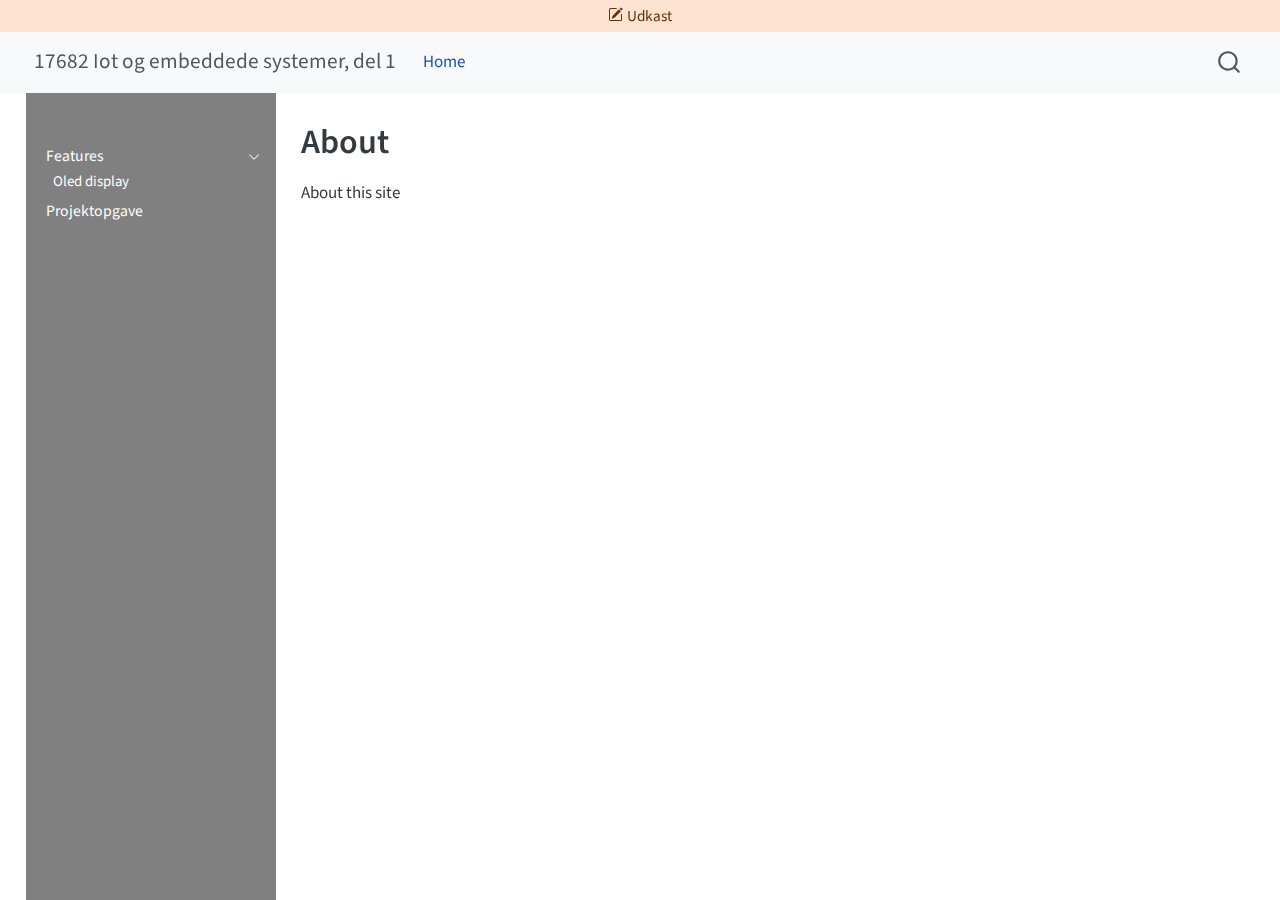
<file: about.html>
<!DOCTYPE html>
<html xmlns="http://www.w3.org/1999/xhtml" lang="da" xml:lang="da"><head>

<meta charset="utf-8">
<meta name="generator" content="quarto-1.8.25">

<meta name="viewport" content="width=device-width, initial-scale=1.0, user-scalable=yes">


<title>About – 17682 Iot og embeddede systemer, del 1</title>
<style>
code{white-space: pre-wrap;}
span.smallcaps{font-variant: small-caps;}
div.columns{display: flex; gap: min(4vw, 1.5em);}
div.column{flex: auto; overflow-x: auto;}
div.hanging-indent{margin-left: 1.5em; text-indent: -1.5em;}
ul.task-list{list-style: none;}
ul.task-list li input[type="checkbox"] {
  width: 0.8em;
  margin: 0 0.8em 0.2em -1em; /* quarto-specific, see https://github.com/quarto-dev/quarto-cli/issues/4556 */ 
  vertical-align: middle;
}
</style>


<script src="site_libs/quarto-nav/quarto-nav.js"></script>
<script src="site_libs/quarto-nav/headroom.min.js"></script>
<script src="site_libs/clipboard/clipboard.min.js"></script>
<script src="site_libs/quarto-search/autocomplete.umd.js"></script>
<script src="site_libs/quarto-search/fuse.min.js"></script>
<script src="site_libs/quarto-search/quarto-search.js"></script>
<meta name="quarto:offset" content="./">
<script src="site_libs/quarto-html/quarto.js" type="module"></script>
<script src="site_libs/quarto-html/tabsets/tabsets.js" type="module"></script>
<script src="site_libs/quarto-html/axe/axe-check.js" type="module"></script>
<script src="site_libs/quarto-html/popper.min.js"></script>
<script src="site_libs/quarto-html/tippy.umd.min.js"></script>
<script src="site_libs/quarto-html/anchor.min.js"></script>
<link href="site_libs/quarto-html/tippy.css" rel="stylesheet">
<link href="site_libs/quarto-html/quarto-syntax-highlighting-7b89279ff1a6dce999919e0e67d4d9ec.css" rel="stylesheet" id="quarto-text-highlighting-styles">
<script src="site_libs/bootstrap/bootstrap.min.js"></script>
<link href="site_libs/bootstrap/bootstrap-icons.css" rel="stylesheet">
<link href="site_libs/bootstrap/bootstrap-f4817736c54c4935f643e29cf6b6cc1a.min.css" rel="stylesheet" append-hash="true" id="quarto-bootstrap" data-mode="light">
<script id="quarto-search-options" type="application/json">{
  "location": "navbar",
  "copy-button": false,
  "collapse-after": 3,
  "panel-placement": "end",
  "type": "overlay",
  "limit": 50,
  "keyboard-shortcut": [
    "f",
    "/",
    "s"
  ],
  "show-item-context": false,
  "language": {
    "search-no-results-text": "Ingen resultater",
    "search-matching-documents-text": "Matchende dokumenter",
    "search-copy-link-title": "Kopier link for at søge",
    "search-hide-matches-text": "Skjul yderligere resultater",
    "search-more-match-text": "andet resultat i dette dokument",
    "search-more-matches-text": "andre resultater i dette dokument",
    "search-clear-button-title": "Ryd",
    "search-text-placeholder": "",
    "search-detached-cancel-button-title": "Fortryd",
    "search-submit-button-title": "Indsend",
    "search-label": "Søg"
  }
}</script>
<meta name="quarto:status" content="draft">


<link rel="stylesheet" href="styles.css">
</head>

<body class="nav-sidebar floating nav-fixed quarto-light">

<div id="quarto-search-results"></div>
  <header id="quarto-header" class="headroom fixed-top"><div id="quarto-draft-alert" class="alert alert-warning"><i class="bi bi-pencil-square"></i>Udkast</div>
    <nav class="navbar navbar-expand-lg " data-bs-theme="dark">
      <div class="navbar-container container-fluid">
      <div class="navbar-brand-container mx-auto">
    <a href="./index.html" class="navbar-brand navbar-brand-logo">
    </a>
    <a class="navbar-brand" href="./index.html">
    <span class="navbar-title">17682 Iot og embeddede systemer, del 1</span>
    </a>
  </div>
            <div id="quarto-search" class="" title="Søg"></div>
          <button class="navbar-toggler" type="button" data-bs-toggle="collapse" data-bs-target="#navbarCollapse" aria-controls="navbarCollapse" role="menu" aria-expanded="false" aria-label="Skift navigation" onclick="if (window.quartoToggleHeadroom) { window.quartoToggleHeadroom(); }">
  <span class="navbar-toggler-icon"></span>
</button>
          <div class="collapse navbar-collapse" id="navbarCollapse">
            <ul class="navbar-nav navbar-nav-scroll me-auto">
  <li class="nav-item">
    <a class="nav-link active" href="./index.html" aria-current="page"> 
<span class="menu-text">Home</span></a>
  </li>  
</ul>
          </div> <!-- /navcollapse -->
            <div class="quarto-navbar-tools">
</div>
      </div> <!-- /container-fluid -->
    </nav>
  <nav class="quarto-secondary-nav">
    <div class="container-fluid d-flex">
      <button type="button" class="quarto-btn-toggle btn" data-bs-toggle="collapse" role="button" data-bs-target=".quarto-sidebar-collapse-item" aria-controls="quarto-sidebar" aria-expanded="false" aria-label="Skift sidebjælke" onclick="if (window.quartoToggleHeadroom) { window.quartoToggleHeadroom(); }">
        <i class="bi bi-layout-text-sidebar-reverse"></i>
      </button>
        <nav class="quarto-page-breadcrumbs" aria-label="breadcrumb"><ol class="breadcrumb"><li class="breadcrumb-item"><a href="./about.html">About</a></li></ol></nav>
        <a class="flex-grow-1" role="navigation" data-bs-toggle="collapse" data-bs-target=".quarto-sidebar-collapse-item" aria-controls="quarto-sidebar" aria-expanded="false" aria-label="Skift sidebjælke" onclick="if (window.quartoToggleHeadroom) { window.quartoToggleHeadroom(); }">      
        </a>
    </div>
  </nav>
</header>
<!-- content -->
<div id="quarto-content" class="quarto-container page-columns page-rows-contents page-layout-article page-navbar">
<!-- sidebar -->
  <nav id="quarto-sidebar" class="sidebar collapse collapse-horizontal quarto-sidebar-collapse-item sidebar-navigation floating overflow-auto">
    <div class="pt-lg-2 mt-2 text-left sidebar-header">
      <a href="./index.html" class="sidebar-logo-link">
      </a>
      </div>
    <div class="sidebar-menu-container"> 
    <ul class="list-unstyled mt-1">
        <li class="sidebar-item sidebar-item-section">
      <div class="sidebar-item-container"> 
            <a href="./Features/index.html" class="sidebar-item-text sidebar-link">
 <span class="menu-text">Features</span></a>
          <a class="sidebar-item-toggle text-start" data-bs-toggle="collapse" data-bs-target="#quarto-sidebar-section-1" role="navigation" aria-expanded="true" aria-label="Skift sektion">
            <i class="bi bi-chevron-right ms-2"></i>
          </a> 
      </div>
      <ul id="quarto-sidebar-section-1" class="collapse list-unstyled sidebar-section depth1 show">  
          <li class="sidebar-item">
  <div class="sidebar-item-container"> 
  <a href="./Features/Oled.html" class="sidebar-item-text sidebar-link">
 <span class="menu-text">Oled display</span></a>
  </div>
</li>
      </ul>
  </li>
        <li class="sidebar-item">
  <div class="sidebar-item-container"> 
  <a href="./projektopgave/index.html" class="sidebar-item-text sidebar-link">
 <span class="menu-text">Projektopgave</span></a>
  </div>
</li>
    </ul>
    </div>
</nav>
<div id="quarto-sidebar-glass" class="quarto-sidebar-collapse-item" data-bs-toggle="collapse" data-bs-target=".quarto-sidebar-collapse-item"></div>
<!-- margin-sidebar -->
    <div id="quarto-margin-sidebar" class="sidebar margin-sidebar zindex-bottom">
        
    </div>
<!-- main -->
<main class="content" id="quarto-document-content">

<header id="title-block-header" class="quarto-title-block default">
<div class="quarto-title">
<h1 class="title">About</h1>
</div>



<div class="quarto-title-meta">

    
  
    
  </div>
  


</header>


<p>About this site</p>



</main> <!-- /main -->
<script id="quarto-html-after-body" type="application/javascript">
  window.document.addEventListener("DOMContentLoaded", function (event) {
    const icon = "";
    const anchorJS = new window.AnchorJS();
    anchorJS.options = {
      placement: 'right',
      icon: icon
    };
    anchorJS.add('.anchored');
    const isCodeAnnotation = (el) => {
      for (const clz of el.classList) {
        if (clz.startsWith('code-annotation-')) {                     
          return true;
        }
      }
      return false;
    }
    const onCopySuccess = function(e) {
      // button target
      const button = e.trigger;
      // don't keep focus
      button.blur();
      // flash "checked"
      button.classList.add('code-copy-button-checked');
      var currentTitle = button.getAttribute("title");
      button.setAttribute("title", "Kopieret!");
      let tooltip;
      if (window.bootstrap) {
        button.setAttribute("data-bs-toggle", "tooltip");
        button.setAttribute("data-bs-placement", "left");
        button.setAttribute("data-bs-title", "Kopieret!");
        tooltip = new bootstrap.Tooltip(button, 
          { trigger: "manual", 
            customClass: "code-copy-button-tooltip",
            offset: [0, -8]});
        tooltip.show();    
      }
      setTimeout(function() {
        if (tooltip) {
          tooltip.hide();
          button.removeAttribute("data-bs-title");
          button.removeAttribute("data-bs-toggle");
          button.removeAttribute("data-bs-placement");
        }
        button.setAttribute("title", currentTitle);
        button.classList.remove('code-copy-button-checked');
      }, 1000);
      // clear code selection
      e.clearSelection();
    }
    const getTextToCopy = function(trigger) {
      const outerScaffold = trigger.parentElement.cloneNode(true);
      const codeEl = outerScaffold.querySelector('code');
      for (const childEl of codeEl.children) {
        if (isCodeAnnotation(childEl)) {
          childEl.remove();
        }
      }
      return codeEl.innerText;
    }
    const clipboard = new window.ClipboardJS('.code-copy-button:not([data-in-quarto-modal])', {
      text: getTextToCopy
    });
    clipboard.on('success', onCopySuccess);
    if (window.document.getElementById('quarto-embedded-source-code-modal')) {
      const clipboardModal = new window.ClipboardJS('.code-copy-button[data-in-quarto-modal]', {
        text: getTextToCopy,
        container: window.document.getElementById('quarto-embedded-source-code-modal')
      });
      clipboardModal.on('success', onCopySuccess);
    }
      var localhostRegex = new RegExp(/^(?:http|https):\/\/localhost\:?[0-9]*\//);
      var mailtoRegex = new RegExp(/^mailto:/);
        var filterRegex = new RegExp("https:\/\/s0ren\.github\.io\/FAG_17682_IoT_I\/");
      var isInternal = (href) => {
          return filterRegex.test(href) || localhostRegex.test(href) || mailtoRegex.test(href);
      }
      // Inspect non-navigation links and adorn them if external
     var links = window.document.querySelectorAll('a[href]:not(.nav-link):not(.navbar-brand):not(.toc-action):not(.sidebar-link):not(.sidebar-item-toggle):not(.pagination-link):not(.no-external):not([aria-hidden]):not(.dropdown-item):not(.quarto-navigation-tool):not(.about-link)');
      for (var i=0; i<links.length; i++) {
        const link = links[i];
        if (!isInternal(link.href)) {
          // undo the damage that might have been done by quarto-nav.js in the case of
          // links that we want to consider external
          if (link.dataset.originalHref !== undefined) {
            link.href = link.dataset.originalHref;
          }
        }
      }
    function tippyHover(el, contentFn, onTriggerFn, onUntriggerFn) {
      const config = {
        allowHTML: true,
        maxWidth: 500,
        delay: 100,
        arrow: false,
        appendTo: function(el) {
            return el.parentElement;
        },
        interactive: true,
        interactiveBorder: 10,
        theme: 'quarto',
        placement: 'bottom-start',
      };
      if (contentFn) {
        config.content = contentFn;
      }
      if (onTriggerFn) {
        config.onTrigger = onTriggerFn;
      }
      if (onUntriggerFn) {
        config.onUntrigger = onUntriggerFn;
      }
      window.tippy(el, config); 
    }
    const noterefs = window.document.querySelectorAll('a[role="doc-noteref"]');
    for (var i=0; i<noterefs.length; i++) {
      const ref = noterefs[i];
      tippyHover(ref, function() {
        // use id or data attribute instead here
        let href = ref.getAttribute('data-footnote-href') || ref.getAttribute('href');
        try { href = new URL(href).hash; } catch {}
        const id = href.replace(/^#\/?/, "");
        const note = window.document.getElementById(id);
        if (note) {
          return note.innerHTML;
        } else {
          return "";
        }
      });
    }
    const xrefs = window.document.querySelectorAll('a.quarto-xref');
    const processXRef = (id, note) => {
      // Strip column container classes
      const stripColumnClz = (el) => {
        el.classList.remove("page-full", "page-columns");
        if (el.children) {
          for (const child of el.children) {
            stripColumnClz(child);
          }
        }
      }
      stripColumnClz(note)
      if (id === null || id.startsWith('sec-')) {
        // Special case sections, only their first couple elements
        const container = document.createElement("div");
        if (note.children && note.children.length > 2) {
          container.appendChild(note.children[0].cloneNode(true));
          for (let i = 1; i < note.children.length; i++) {
            const child = note.children[i];
            if (child.tagName === "P" && child.innerText === "") {
              continue;
            } else {
              container.appendChild(child.cloneNode(true));
              break;
            }
          }
          if (window.Quarto?.typesetMath) {
            window.Quarto.typesetMath(container);
          }
          return container.innerHTML
        } else {
          if (window.Quarto?.typesetMath) {
            window.Quarto.typesetMath(note);
          }
          return note.innerHTML;
        }
      } else {
        // Remove any anchor links if they are present
        const anchorLink = note.querySelector('a.anchorjs-link');
        if (anchorLink) {
          anchorLink.remove();
        }
        if (window.Quarto?.typesetMath) {
          window.Quarto.typesetMath(note);
        }
        if (note.classList.contains("callout")) {
          return note.outerHTML;
        } else {
          return note.innerHTML;
        }
      }
    }
    for (var i=0; i<xrefs.length; i++) {
      const xref = xrefs[i];
      tippyHover(xref, undefined, function(instance) {
        instance.disable();
        let url = xref.getAttribute('href');
        let hash = undefined; 
        if (url.startsWith('#')) {
          hash = url;
        } else {
          try { hash = new URL(url).hash; } catch {}
        }
        if (hash) {
          const id = hash.replace(/^#\/?/, "");
          const note = window.document.getElementById(id);
          if (note !== null) {
            try {
              const html = processXRef(id, note.cloneNode(true));
              instance.setContent(html);
            } finally {
              instance.enable();
              instance.show();
            }
          } else {
            // See if we can fetch this
            fetch(url.split('#')[0])
            .then(res => res.text())
            .then(html => {
              const parser = new DOMParser();
              const htmlDoc = parser.parseFromString(html, "text/html");
              const note = htmlDoc.getElementById(id);
              if (note !== null) {
                const html = processXRef(id, note);
                instance.setContent(html);
              } 
            }).finally(() => {
              instance.enable();
              instance.show();
            });
          }
        } else {
          // See if we can fetch a full url (with no hash to target)
          // This is a special case and we should probably do some content thinning / targeting
          fetch(url)
          .then(res => res.text())
          .then(html => {
            const parser = new DOMParser();
            const htmlDoc = parser.parseFromString(html, "text/html");
            const note = htmlDoc.querySelector('main.content');
            if (note !== null) {
              // This should only happen for chapter cross references
              // (since there is no id in the URL)
              // remove the first header
              if (note.children.length > 0 && note.children[0].tagName === "HEADER") {
                note.children[0].remove();
              }
              const html = processXRef(null, note);
              instance.setContent(html);
            } 
          }).finally(() => {
            instance.enable();
            instance.show();
          });
        }
      }, function(instance) {
      });
    }
        let selectedAnnoteEl;
        const selectorForAnnotation = ( cell, annotation) => {
          let cellAttr = 'data-code-cell="' + cell + '"';
          let lineAttr = 'data-code-annotation="' +  annotation + '"';
          const selector = 'span[' + cellAttr + '][' + lineAttr + ']';
          return selector;
        }
        const selectCodeLines = (annoteEl) => {
          const doc = window.document;
          const targetCell = annoteEl.getAttribute("data-target-cell");
          const targetAnnotation = annoteEl.getAttribute("data-target-annotation");
          const annoteSpan = window.document.querySelector(selectorForAnnotation(targetCell, targetAnnotation));
          const lines = annoteSpan.getAttribute("data-code-lines").split(",");
          const lineIds = lines.map((line) => {
            return targetCell + "-" + line;
          })
          let top = null;
          let height = null;
          let parent = null;
          if (lineIds.length > 0) {
              //compute the position of the single el (top and bottom and make a div)
              const el = window.document.getElementById(lineIds[0]);
              top = el.offsetTop;
              height = el.offsetHeight;
              parent = el.parentElement.parentElement;
            if (lineIds.length > 1) {
              const lastEl = window.document.getElementById(lineIds[lineIds.length - 1]);
              const bottom = lastEl.offsetTop + lastEl.offsetHeight;
              height = bottom - top;
            }
            if (top !== null && height !== null && parent !== null) {
              // cook up a div (if necessary) and position it 
              let div = window.document.getElementById("code-annotation-line-highlight");
              if (div === null) {
                div = window.document.createElement("div");
                div.setAttribute("id", "code-annotation-line-highlight");
                div.style.position = 'absolute';
                parent.appendChild(div);
              }
              div.style.top = top - 2 + "px";
              div.style.height = height + 4 + "px";
              div.style.left = 0;
              let gutterDiv = window.document.getElementById("code-annotation-line-highlight-gutter");
              if (gutterDiv === null) {
                gutterDiv = window.document.createElement("div");
                gutterDiv.setAttribute("id", "code-annotation-line-highlight-gutter");
                gutterDiv.style.position = 'absolute';
                const codeCell = window.document.getElementById(targetCell);
                const gutter = codeCell.querySelector('.code-annotation-gutter');
                gutter.appendChild(gutterDiv);
              }
              gutterDiv.style.top = top - 2 + "px";
              gutterDiv.style.height = height + 4 + "px";
            }
            selectedAnnoteEl = annoteEl;
          }
        };
        const unselectCodeLines = () => {
          const elementsIds = ["code-annotation-line-highlight", "code-annotation-line-highlight-gutter"];
          elementsIds.forEach((elId) => {
            const div = window.document.getElementById(elId);
            if (div) {
              div.remove();
            }
          });
          selectedAnnoteEl = undefined;
        };
          // Handle positioning of the toggle
      window.addEventListener(
        "resize",
        throttle(() => {
          elRect = undefined;
          if (selectedAnnoteEl) {
            selectCodeLines(selectedAnnoteEl);
          }
        }, 10)
      );
      function throttle(fn, ms) {
      let throttle = false;
      let timer;
        return (...args) => {
          if(!throttle) { // first call gets through
              fn.apply(this, args);
              throttle = true;
          } else { // all the others get throttled
              if(timer) clearTimeout(timer); // cancel #2
              timer = setTimeout(() => {
                fn.apply(this, args);
                timer = throttle = false;
              }, ms);
          }
        };
      }
        // Attach click handler to the DT
        const annoteDls = window.document.querySelectorAll('dt[data-target-cell]');
        for (const annoteDlNode of annoteDls) {
          annoteDlNode.addEventListener('click', (event) => {
            const clickedEl = event.target;
            if (clickedEl !== selectedAnnoteEl) {
              unselectCodeLines();
              const activeEl = window.document.querySelector('dt[data-target-cell].code-annotation-active');
              if (activeEl) {
                activeEl.classList.remove('code-annotation-active');
              }
              selectCodeLines(clickedEl);
              clickedEl.classList.add('code-annotation-active');
            } else {
              // Unselect the line
              unselectCodeLines();
              clickedEl.classList.remove('code-annotation-active');
            }
          });
        }
    const findCites = (el) => {
      const parentEl = el.parentElement;
      if (parentEl) {
        const cites = parentEl.dataset.cites;
        if (cites) {
          return {
            el,
            cites: cites.split(' ')
          };
        } else {
          return findCites(el.parentElement)
        }
      } else {
        return undefined;
      }
    };
    var bibliorefs = window.document.querySelectorAll('a[role="doc-biblioref"]');
    for (var i=0; i<bibliorefs.length; i++) {
      const ref = bibliorefs[i];
      const citeInfo = findCites(ref);
      if (citeInfo) {
        tippyHover(citeInfo.el, function() {
          var popup = window.document.createElement('div');
          citeInfo.cites.forEach(function(cite) {
            var citeDiv = window.document.createElement('div');
            citeDiv.classList.add('hanging-indent');
            citeDiv.classList.add('csl-entry');
            var biblioDiv = window.document.getElementById('ref-' + cite);
            if (biblioDiv) {
              citeDiv.innerHTML = biblioDiv.innerHTML;
            }
            popup.appendChild(citeDiv);
          });
          return popup.innerHTML;
        });
      }
    }
  });
  </script>
</div> <!-- /content -->




</body></html>
</file>
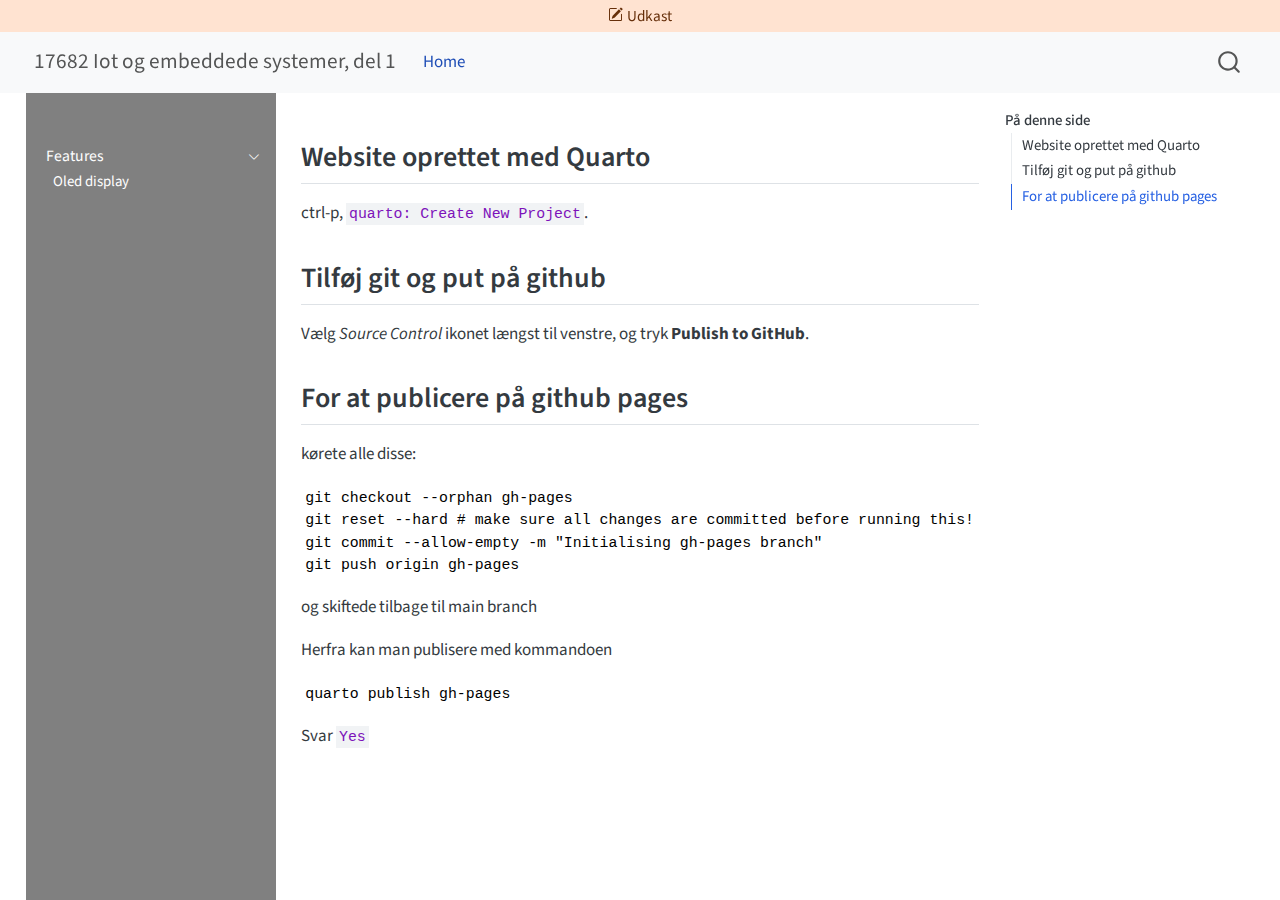
<file: playbook.html>
<!DOCTYPE html>
<html xmlns="http://www.w3.org/1999/xhtml" lang="da" xml:lang="da"><head>

<meta charset="utf-8">
<meta name="generator" content="quarto-1.8.25">

<meta name="viewport" content="width=device-width, initial-scale=1.0, user-scalable=yes">


<title>playbook – 17682 Iot og embeddede systemer, del 1</title>
<style>
code{white-space: pre-wrap;}
span.smallcaps{font-variant: small-caps;}
div.columns{display: flex; gap: min(4vw, 1.5em);}
div.column{flex: auto; overflow-x: auto;}
div.hanging-indent{margin-left: 1.5em; text-indent: -1.5em;}
ul.task-list{list-style: none;}
ul.task-list li input[type="checkbox"] {
  width: 0.8em;
  margin: 0 0.8em 0.2em -1em; /* quarto-specific, see https://github.com/quarto-dev/quarto-cli/issues/4556 */ 
  vertical-align: middle;
}
</style>


<script src="site_libs/quarto-nav/quarto-nav.js"></script>
<script src="site_libs/quarto-nav/headroom.min.js"></script>
<script src="site_libs/clipboard/clipboard.min.js"></script>
<script src="site_libs/quarto-search/autocomplete.umd.js"></script>
<script src="site_libs/quarto-search/fuse.min.js"></script>
<script src="site_libs/quarto-search/quarto-search.js"></script>
<meta name="quarto:offset" content="./">
<script src="site_libs/quarto-html/quarto.js" type="module"></script>
<script src="site_libs/quarto-html/tabsets/tabsets.js" type="module"></script>
<script src="site_libs/quarto-html/axe/axe-check.js" type="module"></script>
<script src="site_libs/quarto-html/popper.min.js"></script>
<script src="site_libs/quarto-html/tippy.umd.min.js"></script>
<script src="site_libs/quarto-html/anchor.min.js"></script>
<link href="site_libs/quarto-html/tippy.css" rel="stylesheet">
<link href="site_libs/quarto-html/quarto-syntax-highlighting-7b89279ff1a6dce999919e0e67d4d9ec.css" rel="stylesheet" id="quarto-text-highlighting-styles">
<script src="site_libs/bootstrap/bootstrap.min.js"></script>
<link href="site_libs/bootstrap/bootstrap-icons.css" rel="stylesheet">
<link href="site_libs/bootstrap/bootstrap-f4817736c54c4935f643e29cf6b6cc1a.min.css" rel="stylesheet" append-hash="true" id="quarto-bootstrap" data-mode="light">
<script id="quarto-search-options" type="application/json">{
  "location": "navbar",
  "copy-button": false,
  "collapse-after": 3,
  "panel-placement": "end",
  "type": "overlay",
  "limit": 50,
  "keyboard-shortcut": [
    "f",
    "/",
    "s"
  ],
  "show-item-context": false,
  "language": {
    "search-no-results-text": "Ingen resultater",
    "search-matching-documents-text": "Matchende dokumenter",
    "search-copy-link-title": "Kopier link for at søge",
    "search-hide-matches-text": "Skjul yderligere resultater",
    "search-more-match-text": "andet resultat i dette dokument",
    "search-more-matches-text": "andre resultater i dette dokument",
    "search-clear-button-title": "Ryd",
    "search-text-placeholder": "",
    "search-detached-cancel-button-title": "Fortryd",
    "search-submit-button-title": "Indsend",
    "search-label": "Søg"
  }
}</script>
<meta name="quarto:status" content="draft">


<link rel="stylesheet" href="styles.css">
</head>

<body class="nav-sidebar floating nav-fixed quarto-light">

<div id="quarto-search-results"></div>
  <header id="quarto-header" class="headroom fixed-top"><div id="quarto-draft-alert" class="alert alert-warning"><i class="bi bi-pencil-square"></i>Udkast</div>
    <nav class="navbar navbar-expand-lg " data-bs-theme="dark">
      <div class="navbar-container container-fluid">
      <div class="navbar-brand-container mx-auto">
    <a href="./index.html" class="navbar-brand navbar-brand-logo">
    </a>
    <a class="navbar-brand" href="./index.html">
    <span class="navbar-title">17682 Iot og embeddede systemer, del 1</span>
    </a>
  </div>
            <div id="quarto-search" class="" title="Søg"></div>
          <button class="navbar-toggler" type="button" data-bs-toggle="collapse" data-bs-target="#navbarCollapse" aria-controls="navbarCollapse" role="menu" aria-expanded="false" aria-label="Skift navigation" onclick="if (window.quartoToggleHeadroom) { window.quartoToggleHeadroom(); }">
  <span class="navbar-toggler-icon"></span>
</button>
          <div class="collapse navbar-collapse" id="navbarCollapse">
            <ul class="navbar-nav navbar-nav-scroll me-auto">
  <li class="nav-item">
    <a class="nav-link active" href="./index.html" aria-current="page"> 
<span class="menu-text">Home</span></a>
  </li>  
</ul>
          </div> <!-- /navcollapse -->
            <div class="quarto-navbar-tools">
</div>
      </div> <!-- /container-fluid -->
    </nav>
  <nav class="quarto-secondary-nav">
    <div class="container-fluid d-flex">
      <button type="button" class="quarto-btn-toggle btn" data-bs-toggle="collapse" role="button" data-bs-target=".quarto-sidebar-collapse-item" aria-controls="quarto-sidebar" aria-expanded="false" aria-label="Skift sidebjælke" onclick="if (window.quartoToggleHeadroom) { window.quartoToggleHeadroom(); }">
        <i class="bi bi-layout-text-sidebar-reverse"></i>
      </button>
        <nav class="quarto-page-breadcrumbs" aria-label="breadcrumb"><ol class="breadcrumb"><li class="breadcrumb-item"><a href="./playbook.html">Website oprettet med Quarto</a></li></ol></nav>
        <a class="flex-grow-1" role="navigation" data-bs-toggle="collapse" data-bs-target=".quarto-sidebar-collapse-item" aria-controls="quarto-sidebar" aria-expanded="false" aria-label="Skift sidebjælke" onclick="if (window.quartoToggleHeadroom) { window.quartoToggleHeadroom(); }">      
        </a>
    </div>
  </nav>
</header>
<!-- content -->
<div id="quarto-content" class="quarto-container page-columns page-rows-contents page-layout-article page-navbar">
<!-- sidebar -->
  <nav id="quarto-sidebar" class="sidebar collapse collapse-horizontal quarto-sidebar-collapse-item sidebar-navigation floating overflow-auto">
    <div class="pt-lg-2 mt-2 text-left sidebar-header">
      <a href="./index.html" class="sidebar-logo-link">
      </a>
      </div>
    <div class="sidebar-menu-container"> 
    <ul class="list-unstyled mt-1">
        <li class="sidebar-item sidebar-item-section">
      <div class="sidebar-item-container"> 
            <a href="./Features/index.html" class="sidebar-item-text sidebar-link">
 <span class="menu-text">Features</span></a>
          <a class="sidebar-item-toggle text-start" data-bs-toggle="collapse" data-bs-target="#quarto-sidebar-section-1" role="navigation" aria-expanded="true" aria-label="Skift sektion">
            <i class="bi bi-chevron-right ms-2"></i>
          </a> 
      </div>
      <ul id="quarto-sidebar-section-1" class="collapse list-unstyled sidebar-section depth1 show">  
          <li class="sidebar-item">
  <div class="sidebar-item-container"> 
  <a href="./Features/Oled.html" class="sidebar-item-text sidebar-link">
 <span class="menu-text">Oled display</span></a>
  </div>
</li>
      </ul>
  </li>
    </ul>
    </div>
</nav>
<div id="quarto-sidebar-glass" class="quarto-sidebar-collapse-item" data-bs-toggle="collapse" data-bs-target=".quarto-sidebar-collapse-item"></div>
<!-- margin-sidebar -->
    <div id="quarto-margin-sidebar" class="sidebar margin-sidebar">
        <nav id="TOC" role="doc-toc" class="toc-active">
    <h2 id="toc-title">På denne side</h2>
   
  <ul>
  <li><a href="#website-oprettet-med-quarto" id="toc-website-oprettet-med-quarto" class="nav-link active" data-scroll-target="#website-oprettet-med-quarto">Website oprettet med Quarto</a></li>
  <li><a href="#tilføj-git-og-put-på-github" id="toc-tilføj-git-og-put-på-github" class="nav-link" data-scroll-target="#tilføj-git-og-put-på-github">Tilføj git og put på github</a></li>
  <li><a href="#for-at-publicere-på-github-pages" id="toc-for-at-publicere-på-github-pages" class="nav-link" data-scroll-target="#for-at-publicere-på-github-pages">For at publicere på github pages</a></li>
  </ul>
</nav>
    </div>
<!-- main -->
<main class="content" id="quarto-document-content"><header id="title-block-header" class="quarto-title-block"></header>




<section id="website-oprettet-med-quarto" class="level2">
<h2 class="anchored" data-anchor-id="website-oprettet-med-quarto">Website oprettet med Quarto</h2>
<p>ctrl-p, <code>quarto: Create New Project</code>.</p>
</section>
<section id="tilføj-git-og-put-på-github" class="level2">
<h2 class="anchored" data-anchor-id="tilføj-git-og-put-på-github">Tilføj git og put på github</h2>
<p>Vælg <em>Source Control</em> ikonet længst til venstre, og tryk <strong>Publish to GitHub</strong>.</p>
</section>
<section id="for-at-publicere-på-github-pages" class="level2">
<h2 class="anchored" data-anchor-id="for-at-publicere-på-github-pages">For at publicere på github pages</h2>
<p>kørete alle disse:</p>
<pre><code>git checkout --orphan gh-pages
git reset --hard # make sure all changes are committed before running this!
git commit --allow-empty -m "Initialising gh-pages branch"
git push origin gh-pages</code></pre>
<p>og skiftede tilbage til main branch</p>
<p>Herfra kan man publisere med kommandoen</p>
<pre><code>quarto publish gh-pages</code></pre>
<p>Svar <strong><code>Yes</code></strong></p>


</section>

</main> <!-- /main -->
<script id="quarto-html-after-body" type="application/javascript">
  window.document.addEventListener("DOMContentLoaded", function (event) {
    const icon = "";
    const anchorJS = new window.AnchorJS();
    anchorJS.options = {
      placement: 'right',
      icon: icon
    };
    anchorJS.add('.anchored');
    const isCodeAnnotation = (el) => {
      for (const clz of el.classList) {
        if (clz.startsWith('code-annotation-')) {                     
          return true;
        }
      }
      return false;
    }
    const onCopySuccess = function(e) {
      // button target
      const button = e.trigger;
      // don't keep focus
      button.blur();
      // flash "checked"
      button.classList.add('code-copy-button-checked');
      var currentTitle = button.getAttribute("title");
      button.setAttribute("title", "Kopieret!");
      let tooltip;
      if (window.bootstrap) {
        button.setAttribute("data-bs-toggle", "tooltip");
        button.setAttribute("data-bs-placement", "left");
        button.setAttribute("data-bs-title", "Kopieret!");
        tooltip = new bootstrap.Tooltip(button, 
          { trigger: "manual", 
            customClass: "code-copy-button-tooltip",
            offset: [0, -8]});
        tooltip.show();    
      }
      setTimeout(function() {
        if (tooltip) {
          tooltip.hide();
          button.removeAttribute("data-bs-title");
          button.removeAttribute("data-bs-toggle");
          button.removeAttribute("data-bs-placement");
        }
        button.setAttribute("title", currentTitle);
        button.classList.remove('code-copy-button-checked');
      }, 1000);
      // clear code selection
      e.clearSelection();
    }
    const getTextToCopy = function(trigger) {
      const outerScaffold = trigger.parentElement.cloneNode(true);
      const codeEl = outerScaffold.querySelector('code');
      for (const childEl of codeEl.children) {
        if (isCodeAnnotation(childEl)) {
          childEl.remove();
        }
      }
      return codeEl.innerText;
    }
    const clipboard = new window.ClipboardJS('.code-copy-button:not([data-in-quarto-modal])', {
      text: getTextToCopy
    });
    clipboard.on('success', onCopySuccess);
    if (window.document.getElementById('quarto-embedded-source-code-modal')) {
      const clipboardModal = new window.ClipboardJS('.code-copy-button[data-in-quarto-modal]', {
        text: getTextToCopy,
        container: window.document.getElementById('quarto-embedded-source-code-modal')
      });
      clipboardModal.on('success', onCopySuccess);
    }
      var localhostRegex = new RegExp(/^(?:http|https):\/\/localhost\:?[0-9]*\//);
      var mailtoRegex = new RegExp(/^mailto:/);
        var filterRegex = new RegExp("https:\/\/s0ren\.github\.io\/FAG_17682_IoT_I\/");
      var isInternal = (href) => {
          return filterRegex.test(href) || localhostRegex.test(href) || mailtoRegex.test(href);
      }
      // Inspect non-navigation links and adorn them if external
     var links = window.document.querySelectorAll('a[href]:not(.nav-link):not(.navbar-brand):not(.toc-action):not(.sidebar-link):not(.sidebar-item-toggle):not(.pagination-link):not(.no-external):not([aria-hidden]):not(.dropdown-item):not(.quarto-navigation-tool):not(.about-link)');
      for (var i=0; i<links.length; i++) {
        const link = links[i];
        if (!isInternal(link.href)) {
          // undo the damage that might have been done by quarto-nav.js in the case of
          // links that we want to consider external
          if (link.dataset.originalHref !== undefined) {
            link.href = link.dataset.originalHref;
          }
        }
      }
    function tippyHover(el, contentFn, onTriggerFn, onUntriggerFn) {
      const config = {
        allowHTML: true,
        maxWidth: 500,
        delay: 100,
        arrow: false,
        appendTo: function(el) {
            return el.parentElement;
        },
        interactive: true,
        interactiveBorder: 10,
        theme: 'quarto',
        placement: 'bottom-start',
      };
      if (contentFn) {
        config.content = contentFn;
      }
      if (onTriggerFn) {
        config.onTrigger = onTriggerFn;
      }
      if (onUntriggerFn) {
        config.onUntrigger = onUntriggerFn;
      }
      window.tippy(el, config); 
    }
    const noterefs = window.document.querySelectorAll('a[role="doc-noteref"]');
    for (var i=0; i<noterefs.length; i++) {
      const ref = noterefs[i];
      tippyHover(ref, function() {
        // use id or data attribute instead here
        let href = ref.getAttribute('data-footnote-href') || ref.getAttribute('href');
        try { href = new URL(href).hash; } catch {}
        const id = href.replace(/^#\/?/, "");
        const note = window.document.getElementById(id);
        if (note) {
          return note.innerHTML;
        } else {
          return "";
        }
      });
    }
    const xrefs = window.document.querySelectorAll('a.quarto-xref');
    const processXRef = (id, note) => {
      // Strip column container classes
      const stripColumnClz = (el) => {
        el.classList.remove("page-full", "page-columns");
        if (el.children) {
          for (const child of el.children) {
            stripColumnClz(child);
          }
        }
      }
      stripColumnClz(note)
      if (id === null || id.startsWith('sec-')) {
        // Special case sections, only their first couple elements
        const container = document.createElement("div");
        if (note.children && note.children.length > 2) {
          container.appendChild(note.children[0].cloneNode(true));
          for (let i = 1; i < note.children.length; i++) {
            const child = note.children[i];
            if (child.tagName === "P" && child.innerText === "") {
              continue;
            } else {
              container.appendChild(child.cloneNode(true));
              break;
            }
          }
          if (window.Quarto?.typesetMath) {
            window.Quarto.typesetMath(container);
          }
          return container.innerHTML
        } else {
          if (window.Quarto?.typesetMath) {
            window.Quarto.typesetMath(note);
          }
          return note.innerHTML;
        }
      } else {
        // Remove any anchor links if they are present
        const anchorLink = note.querySelector('a.anchorjs-link');
        if (anchorLink) {
          anchorLink.remove();
        }
        if (window.Quarto?.typesetMath) {
          window.Quarto.typesetMath(note);
        }
        if (note.classList.contains("callout")) {
          return note.outerHTML;
        } else {
          return note.innerHTML;
        }
      }
    }
    for (var i=0; i<xrefs.length; i++) {
      const xref = xrefs[i];
      tippyHover(xref, undefined, function(instance) {
        instance.disable();
        let url = xref.getAttribute('href');
        let hash = undefined; 
        if (url.startsWith('#')) {
          hash = url;
        } else {
          try { hash = new URL(url).hash; } catch {}
        }
        if (hash) {
          const id = hash.replace(/^#\/?/, "");
          const note = window.document.getElementById(id);
          if (note !== null) {
            try {
              const html = processXRef(id, note.cloneNode(true));
              instance.setContent(html);
            } finally {
              instance.enable();
              instance.show();
            }
          } else {
            // See if we can fetch this
            fetch(url.split('#')[0])
            .then(res => res.text())
            .then(html => {
              const parser = new DOMParser();
              const htmlDoc = parser.parseFromString(html, "text/html");
              const note = htmlDoc.getElementById(id);
              if (note !== null) {
                const html = processXRef(id, note);
                instance.setContent(html);
              } 
            }).finally(() => {
              instance.enable();
              instance.show();
            });
          }
        } else {
          // See if we can fetch a full url (with no hash to target)
          // This is a special case and we should probably do some content thinning / targeting
          fetch(url)
          .then(res => res.text())
          .then(html => {
            const parser = new DOMParser();
            const htmlDoc = parser.parseFromString(html, "text/html");
            const note = htmlDoc.querySelector('main.content');
            if (note !== null) {
              // This should only happen for chapter cross references
              // (since there is no id in the URL)
              // remove the first header
              if (note.children.length > 0 && note.children[0].tagName === "HEADER") {
                note.children[0].remove();
              }
              const html = processXRef(null, note);
              instance.setContent(html);
            } 
          }).finally(() => {
            instance.enable();
            instance.show();
          });
        }
      }, function(instance) {
      });
    }
        let selectedAnnoteEl;
        const selectorForAnnotation = ( cell, annotation) => {
          let cellAttr = 'data-code-cell="' + cell + '"';
          let lineAttr = 'data-code-annotation="' +  annotation + '"';
          const selector = 'span[' + cellAttr + '][' + lineAttr + ']';
          return selector;
        }
        const selectCodeLines = (annoteEl) => {
          const doc = window.document;
          const targetCell = annoteEl.getAttribute("data-target-cell");
          const targetAnnotation = annoteEl.getAttribute("data-target-annotation");
          const annoteSpan = window.document.querySelector(selectorForAnnotation(targetCell, targetAnnotation));
          const lines = annoteSpan.getAttribute("data-code-lines").split(",");
          const lineIds = lines.map((line) => {
            return targetCell + "-" + line;
          })
          let top = null;
          let height = null;
          let parent = null;
          if (lineIds.length > 0) {
              //compute the position of the single el (top and bottom and make a div)
              const el = window.document.getElementById(lineIds[0]);
              top = el.offsetTop;
              height = el.offsetHeight;
              parent = el.parentElement.parentElement;
            if (lineIds.length > 1) {
              const lastEl = window.document.getElementById(lineIds[lineIds.length - 1]);
              const bottom = lastEl.offsetTop + lastEl.offsetHeight;
              height = bottom - top;
            }
            if (top !== null && height !== null && parent !== null) {
              // cook up a div (if necessary) and position it 
              let div = window.document.getElementById("code-annotation-line-highlight");
              if (div === null) {
                div = window.document.createElement("div");
                div.setAttribute("id", "code-annotation-line-highlight");
                div.style.position = 'absolute';
                parent.appendChild(div);
              }
              div.style.top = top - 2 + "px";
              div.style.height = height + 4 + "px";
              div.style.left = 0;
              let gutterDiv = window.document.getElementById("code-annotation-line-highlight-gutter");
              if (gutterDiv === null) {
                gutterDiv = window.document.createElement("div");
                gutterDiv.setAttribute("id", "code-annotation-line-highlight-gutter");
                gutterDiv.style.position = 'absolute';
                const codeCell = window.document.getElementById(targetCell);
                const gutter = codeCell.querySelector('.code-annotation-gutter');
                gutter.appendChild(gutterDiv);
              }
              gutterDiv.style.top = top - 2 + "px";
              gutterDiv.style.height = height + 4 + "px";
            }
            selectedAnnoteEl = annoteEl;
          }
        };
        const unselectCodeLines = () => {
          const elementsIds = ["code-annotation-line-highlight", "code-annotation-line-highlight-gutter"];
          elementsIds.forEach((elId) => {
            const div = window.document.getElementById(elId);
            if (div) {
              div.remove();
            }
          });
          selectedAnnoteEl = undefined;
        };
          // Handle positioning of the toggle
      window.addEventListener(
        "resize",
        throttle(() => {
          elRect = undefined;
          if (selectedAnnoteEl) {
            selectCodeLines(selectedAnnoteEl);
          }
        }, 10)
      );
      function throttle(fn, ms) {
      let throttle = false;
      let timer;
        return (...args) => {
          if(!throttle) { // first call gets through
              fn.apply(this, args);
              throttle = true;
          } else { // all the others get throttled
              if(timer) clearTimeout(timer); // cancel #2
              timer = setTimeout(() => {
                fn.apply(this, args);
                timer = throttle = false;
              }, ms);
          }
        };
      }
        // Attach click handler to the DT
        const annoteDls = window.document.querySelectorAll('dt[data-target-cell]');
        for (const annoteDlNode of annoteDls) {
          annoteDlNode.addEventListener('click', (event) => {
            const clickedEl = event.target;
            if (clickedEl !== selectedAnnoteEl) {
              unselectCodeLines();
              const activeEl = window.document.querySelector('dt[data-target-cell].code-annotation-active');
              if (activeEl) {
                activeEl.classList.remove('code-annotation-active');
              }
              selectCodeLines(clickedEl);
              clickedEl.classList.add('code-annotation-active');
            } else {
              // Unselect the line
              unselectCodeLines();
              clickedEl.classList.remove('code-annotation-active');
            }
          });
        }
    const findCites = (el) => {
      const parentEl = el.parentElement;
      if (parentEl) {
        const cites = parentEl.dataset.cites;
        if (cites) {
          return {
            el,
            cites: cites.split(' ')
          };
        } else {
          return findCites(el.parentElement)
        }
      } else {
        return undefined;
      }
    };
    var bibliorefs = window.document.querySelectorAll('a[role="doc-biblioref"]');
    for (var i=0; i<bibliorefs.length; i++) {
      const ref = bibliorefs[i];
      const citeInfo = findCites(ref);
      if (citeInfo) {
        tippyHover(citeInfo.el, function() {
          var popup = window.document.createElement('div');
          citeInfo.cites.forEach(function(cite) {
            var citeDiv = window.document.createElement('div');
            citeDiv.classList.add('hanging-indent');
            citeDiv.classList.add('csl-entry');
            var biblioDiv = window.document.getElementById('ref-' + cite);
            if (biblioDiv) {
              citeDiv.innerHTML = biblioDiv.innerHTML;
            }
            popup.appendChild(citeDiv);
          });
          return popup.innerHTML;
        });
      }
    }
  });
  </script>
</div> <!-- /content -->




</body></html>
</file>
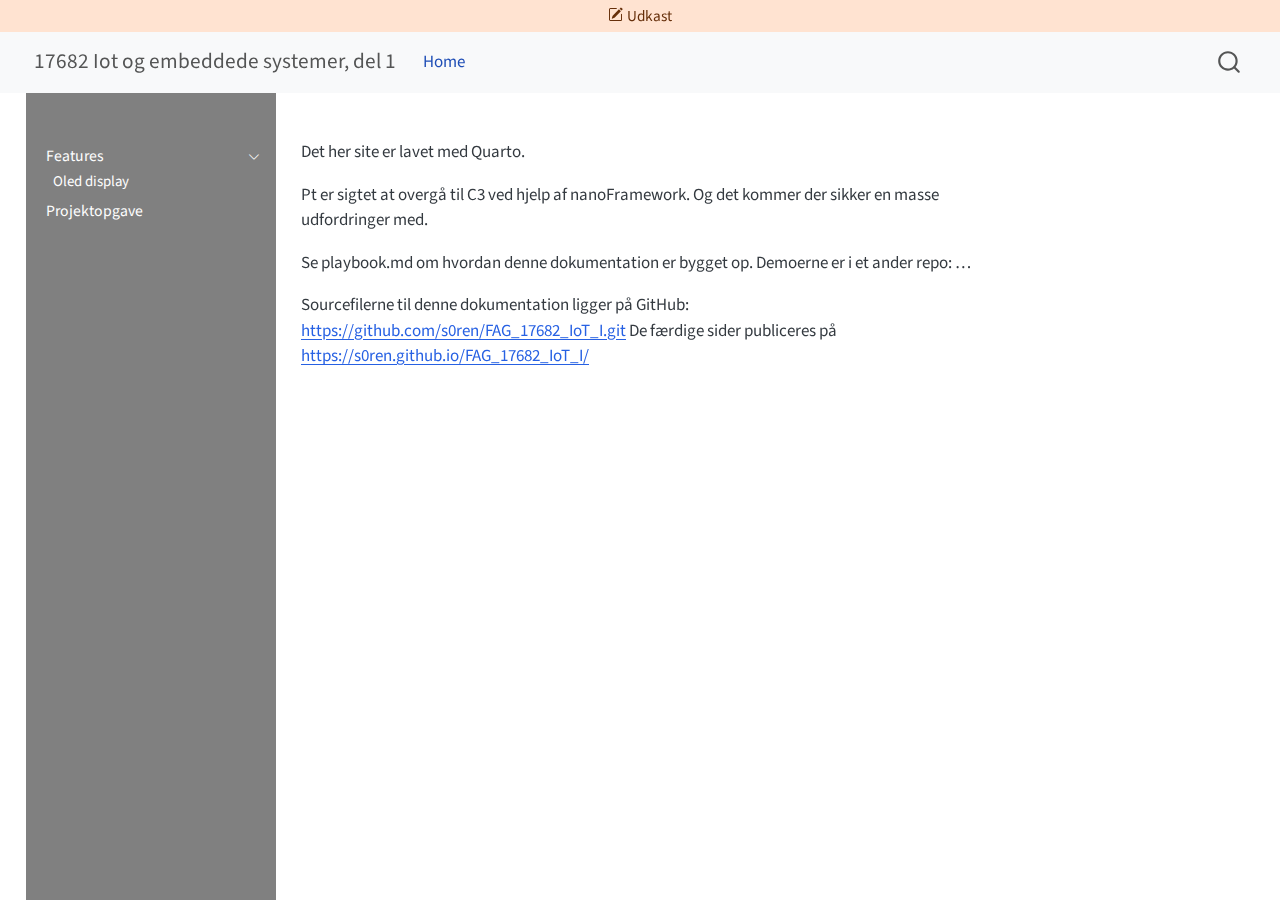
<file: readme.html>
<!DOCTYPE html>
<html xmlns="http://www.w3.org/1999/xhtml" lang="da" xml:lang="da"><head>

<meta charset="utf-8">
<meta name="generator" content="quarto-1.8.25">

<meta name="viewport" content="width=device-width, initial-scale=1.0, user-scalable=yes">


<title>readme – 17682 Iot og embeddede systemer, del 1</title>
<style>
code{white-space: pre-wrap;}
span.smallcaps{font-variant: small-caps;}
div.columns{display: flex; gap: min(4vw, 1.5em);}
div.column{flex: auto; overflow-x: auto;}
div.hanging-indent{margin-left: 1.5em; text-indent: -1.5em;}
ul.task-list{list-style: none;}
ul.task-list li input[type="checkbox"] {
  width: 0.8em;
  margin: 0 0.8em 0.2em -1em; /* quarto-specific, see https://github.com/quarto-dev/quarto-cli/issues/4556 */ 
  vertical-align: middle;
}
</style>


<script src="site_libs/quarto-nav/quarto-nav.js"></script>
<script src="site_libs/quarto-nav/headroom.min.js"></script>
<script src="site_libs/clipboard/clipboard.min.js"></script>
<script src="site_libs/quarto-search/autocomplete.umd.js"></script>
<script src="site_libs/quarto-search/fuse.min.js"></script>
<script src="site_libs/quarto-search/quarto-search.js"></script>
<meta name="quarto:offset" content="./">
<script src="site_libs/quarto-html/quarto.js" type="module"></script>
<script src="site_libs/quarto-html/tabsets/tabsets.js" type="module"></script>
<script src="site_libs/quarto-html/axe/axe-check.js" type="module"></script>
<script src="site_libs/quarto-html/popper.min.js"></script>
<script src="site_libs/quarto-html/tippy.umd.min.js"></script>
<script src="site_libs/quarto-html/anchor.min.js"></script>
<link href="site_libs/quarto-html/tippy.css" rel="stylesheet">
<link href="site_libs/quarto-html/quarto-syntax-highlighting-7b89279ff1a6dce999919e0e67d4d9ec.css" rel="stylesheet" id="quarto-text-highlighting-styles">
<script src="site_libs/bootstrap/bootstrap.min.js"></script>
<link href="site_libs/bootstrap/bootstrap-icons.css" rel="stylesheet">
<link href="site_libs/bootstrap/bootstrap-f4817736c54c4935f643e29cf6b6cc1a.min.css" rel="stylesheet" append-hash="true" id="quarto-bootstrap" data-mode="light">
<script id="quarto-search-options" type="application/json">{
  "location": "navbar",
  "copy-button": false,
  "collapse-after": 3,
  "panel-placement": "end",
  "type": "overlay",
  "limit": 50,
  "keyboard-shortcut": [
    "f",
    "/",
    "s"
  ],
  "show-item-context": false,
  "language": {
    "search-no-results-text": "Ingen resultater",
    "search-matching-documents-text": "Matchende dokumenter",
    "search-copy-link-title": "Kopier link for at søge",
    "search-hide-matches-text": "Skjul yderligere resultater",
    "search-more-match-text": "andet resultat i dette dokument",
    "search-more-matches-text": "andre resultater i dette dokument",
    "search-clear-button-title": "Ryd",
    "search-text-placeholder": "",
    "search-detached-cancel-button-title": "Fortryd",
    "search-submit-button-title": "Indsend",
    "search-label": "Søg"
  }
}</script>
<meta name="quarto:status" content="draft">


<link rel="stylesheet" href="styles.css">
</head>

<body class="nav-sidebar floating nav-fixed quarto-light">

<div id="quarto-search-results"></div>
  <header id="quarto-header" class="headroom fixed-top"><div id="quarto-draft-alert" class="alert alert-warning"><i class="bi bi-pencil-square"></i>Udkast</div>
    <nav class="navbar navbar-expand-lg " data-bs-theme="dark">
      <div class="navbar-container container-fluid">
      <div class="navbar-brand-container mx-auto">
    <a href="./index.html" class="navbar-brand navbar-brand-logo">
    </a>
    <a class="navbar-brand" href="./index.html">
    <span class="navbar-title">17682 Iot og embeddede systemer, del 1</span>
    </a>
  </div>
            <div id="quarto-search" class="" title="Søg"></div>
          <button class="navbar-toggler" type="button" data-bs-toggle="collapse" data-bs-target="#navbarCollapse" aria-controls="navbarCollapse" role="menu" aria-expanded="false" aria-label="Skift navigation" onclick="if (window.quartoToggleHeadroom) { window.quartoToggleHeadroom(); }">
  <span class="navbar-toggler-icon"></span>
</button>
          <div class="collapse navbar-collapse" id="navbarCollapse">
            <ul class="navbar-nav navbar-nav-scroll me-auto">
  <li class="nav-item">
    <a class="nav-link active" href="./index.html" aria-current="page"> 
<span class="menu-text">Home</span></a>
  </li>  
</ul>
          </div> <!-- /navcollapse -->
            <div class="quarto-navbar-tools">
</div>
      </div> <!-- /container-fluid -->
    </nav>
  <nav class="quarto-secondary-nav">
    <div class="container-fluid d-flex">
      <button type="button" class="quarto-btn-toggle btn" data-bs-toggle="collapse" role="button" data-bs-target=".quarto-sidebar-collapse-item" aria-controls="quarto-sidebar" aria-expanded="false" aria-label="Skift sidebjælke" onclick="if (window.quartoToggleHeadroom) { window.quartoToggleHeadroom(); }">
        <i class="bi bi-layout-text-sidebar-reverse"></i>
      </button>
        <nav class="quarto-page-breadcrumbs" aria-label="breadcrumb"><ol class="breadcrumb"><li class="breadcrumb-item"><a href="./readme.html">Readme</a></li></ol></nav>
        <a class="flex-grow-1" role="navigation" data-bs-toggle="collapse" data-bs-target=".quarto-sidebar-collapse-item" aria-controls="quarto-sidebar" aria-expanded="false" aria-label="Skift sidebjælke" onclick="if (window.quartoToggleHeadroom) { window.quartoToggleHeadroom(); }">      
        </a>
    </div>
  </nav>
</header>
<!-- content -->
<div id="quarto-content" class="quarto-container page-columns page-rows-contents page-layout-article page-navbar">
<!-- sidebar -->
  <nav id="quarto-sidebar" class="sidebar collapse collapse-horizontal quarto-sidebar-collapse-item sidebar-navigation floating overflow-auto">
    <div class="pt-lg-2 mt-2 text-left sidebar-header">
      <a href="./index.html" class="sidebar-logo-link">
      </a>
      </div>
    <div class="sidebar-menu-container"> 
    <ul class="list-unstyled mt-1">
        <li class="sidebar-item sidebar-item-section">
      <div class="sidebar-item-container"> 
            <a href="./Features/index.html" class="sidebar-item-text sidebar-link">
 <span class="menu-text">Features</span></a>
          <a class="sidebar-item-toggle text-start" data-bs-toggle="collapse" data-bs-target="#quarto-sidebar-section-1" role="navigation" aria-expanded="true" aria-label="Skift sektion">
            <i class="bi bi-chevron-right ms-2"></i>
          </a> 
      </div>
      <ul id="quarto-sidebar-section-1" class="collapse list-unstyled sidebar-section depth1 show">  
          <li class="sidebar-item">
  <div class="sidebar-item-container"> 
  <a href="./Features/Oled.html" class="sidebar-item-text sidebar-link">
 <span class="menu-text">Oled display</span></a>
  </div>
</li>
      </ul>
  </li>
        <li class="sidebar-item">
  <div class="sidebar-item-container"> 
  <a href="./projektopgave/index.html" class="sidebar-item-text sidebar-link">
 <span class="menu-text">Projektopgave</span></a>
  </div>
</li>
    </ul>
    </div>
</nav>
<div id="quarto-sidebar-glass" class="quarto-sidebar-collapse-item" data-bs-toggle="collapse" data-bs-target=".quarto-sidebar-collapse-item"></div>
<!-- margin-sidebar -->
    <div id="quarto-margin-sidebar" class="sidebar margin-sidebar zindex-bottom">
        
    </div>
<!-- main -->
<main class="content" id="quarto-document-content"><header id="title-block-header" class="quarto-title-block"></header>




<p>Det her site er lavet med Quarto.</p>
<p>Pt er sigtet at overgå til C3 ved hjelp af nanoFramework. Og det kommer der sikker en masse udfordringer med.</p>
<p>Se playbook.md om hvordan denne dokumentation er bygget op. Demoerne er i et ander repo: …</p>
<p>Sourcefilerne til denne dokumentation ligger på GitHub: <a href="https://github.com/s0ren/FAG_17682_IoT_I.git" class="uri">https://github.com/s0ren/FAG_17682_IoT_I.git</a> De færdige sider publiceres på <a href="https://s0ren.github.io/FAG_17682_IoT_I/" class="uri">https://s0ren.github.io/FAG_17682_IoT_I/</a></p>



</main> <!-- /main -->
<script id="quarto-html-after-body" type="application/javascript">
  window.document.addEventListener("DOMContentLoaded", function (event) {
    const icon = "";
    const anchorJS = new window.AnchorJS();
    anchorJS.options = {
      placement: 'right',
      icon: icon
    };
    anchorJS.add('.anchored');
    const isCodeAnnotation = (el) => {
      for (const clz of el.classList) {
        if (clz.startsWith('code-annotation-')) {                     
          return true;
        }
      }
      return false;
    }
    const onCopySuccess = function(e) {
      // button target
      const button = e.trigger;
      // don't keep focus
      button.blur();
      // flash "checked"
      button.classList.add('code-copy-button-checked');
      var currentTitle = button.getAttribute("title");
      button.setAttribute("title", "Kopieret!");
      let tooltip;
      if (window.bootstrap) {
        button.setAttribute("data-bs-toggle", "tooltip");
        button.setAttribute("data-bs-placement", "left");
        button.setAttribute("data-bs-title", "Kopieret!");
        tooltip = new bootstrap.Tooltip(button, 
          { trigger: "manual", 
            customClass: "code-copy-button-tooltip",
            offset: [0, -8]});
        tooltip.show();    
      }
      setTimeout(function() {
        if (tooltip) {
          tooltip.hide();
          button.removeAttribute("data-bs-title");
          button.removeAttribute("data-bs-toggle");
          button.removeAttribute("data-bs-placement");
        }
        button.setAttribute("title", currentTitle);
        button.classList.remove('code-copy-button-checked');
      }, 1000);
      // clear code selection
      e.clearSelection();
    }
    const getTextToCopy = function(trigger) {
      const outerScaffold = trigger.parentElement.cloneNode(true);
      const codeEl = outerScaffold.querySelector('code');
      for (const childEl of codeEl.children) {
        if (isCodeAnnotation(childEl)) {
          childEl.remove();
        }
      }
      return codeEl.innerText;
    }
    const clipboard = new window.ClipboardJS('.code-copy-button:not([data-in-quarto-modal])', {
      text: getTextToCopy
    });
    clipboard.on('success', onCopySuccess);
    if (window.document.getElementById('quarto-embedded-source-code-modal')) {
      const clipboardModal = new window.ClipboardJS('.code-copy-button[data-in-quarto-modal]', {
        text: getTextToCopy,
        container: window.document.getElementById('quarto-embedded-source-code-modal')
      });
      clipboardModal.on('success', onCopySuccess);
    }
      var localhostRegex = new RegExp(/^(?:http|https):\/\/localhost\:?[0-9]*\//);
      var mailtoRegex = new RegExp(/^mailto:/);
        var filterRegex = new RegExp("https:\/\/s0ren\.github\.io\/FAG_17682_IoT_I\/");
      var isInternal = (href) => {
          return filterRegex.test(href) || localhostRegex.test(href) || mailtoRegex.test(href);
      }
      // Inspect non-navigation links and adorn them if external
     var links = window.document.querySelectorAll('a[href]:not(.nav-link):not(.navbar-brand):not(.toc-action):not(.sidebar-link):not(.sidebar-item-toggle):not(.pagination-link):not(.no-external):not([aria-hidden]):not(.dropdown-item):not(.quarto-navigation-tool):not(.about-link)');
      for (var i=0; i<links.length; i++) {
        const link = links[i];
        if (!isInternal(link.href)) {
          // undo the damage that might have been done by quarto-nav.js in the case of
          // links that we want to consider external
          if (link.dataset.originalHref !== undefined) {
            link.href = link.dataset.originalHref;
          }
        }
      }
    function tippyHover(el, contentFn, onTriggerFn, onUntriggerFn) {
      const config = {
        allowHTML: true,
        maxWidth: 500,
        delay: 100,
        arrow: false,
        appendTo: function(el) {
            return el.parentElement;
        },
        interactive: true,
        interactiveBorder: 10,
        theme: 'quarto',
        placement: 'bottom-start',
      };
      if (contentFn) {
        config.content = contentFn;
      }
      if (onTriggerFn) {
        config.onTrigger = onTriggerFn;
      }
      if (onUntriggerFn) {
        config.onUntrigger = onUntriggerFn;
      }
      window.tippy(el, config); 
    }
    const noterefs = window.document.querySelectorAll('a[role="doc-noteref"]');
    for (var i=0; i<noterefs.length; i++) {
      const ref = noterefs[i];
      tippyHover(ref, function() {
        // use id or data attribute instead here
        let href = ref.getAttribute('data-footnote-href') || ref.getAttribute('href');
        try { href = new URL(href).hash; } catch {}
        const id = href.replace(/^#\/?/, "");
        const note = window.document.getElementById(id);
        if (note) {
          return note.innerHTML;
        } else {
          return "";
        }
      });
    }
    const xrefs = window.document.querySelectorAll('a.quarto-xref');
    const processXRef = (id, note) => {
      // Strip column container classes
      const stripColumnClz = (el) => {
        el.classList.remove("page-full", "page-columns");
        if (el.children) {
          for (const child of el.children) {
            stripColumnClz(child);
          }
        }
      }
      stripColumnClz(note)
      if (id === null || id.startsWith('sec-')) {
        // Special case sections, only their first couple elements
        const container = document.createElement("div");
        if (note.children && note.children.length > 2) {
          container.appendChild(note.children[0].cloneNode(true));
          for (let i = 1; i < note.children.length; i++) {
            const child = note.children[i];
            if (child.tagName === "P" && child.innerText === "") {
              continue;
            } else {
              container.appendChild(child.cloneNode(true));
              break;
            }
          }
          if (window.Quarto?.typesetMath) {
            window.Quarto.typesetMath(container);
          }
          return container.innerHTML
        } else {
          if (window.Quarto?.typesetMath) {
            window.Quarto.typesetMath(note);
          }
          return note.innerHTML;
        }
      } else {
        // Remove any anchor links if they are present
        const anchorLink = note.querySelector('a.anchorjs-link');
        if (anchorLink) {
          anchorLink.remove();
        }
        if (window.Quarto?.typesetMath) {
          window.Quarto.typesetMath(note);
        }
        if (note.classList.contains("callout")) {
          return note.outerHTML;
        } else {
          return note.innerHTML;
        }
      }
    }
    for (var i=0; i<xrefs.length; i++) {
      const xref = xrefs[i];
      tippyHover(xref, undefined, function(instance) {
        instance.disable();
        let url = xref.getAttribute('href');
        let hash = undefined; 
        if (url.startsWith('#')) {
          hash = url;
        } else {
          try { hash = new URL(url).hash; } catch {}
        }
        if (hash) {
          const id = hash.replace(/^#\/?/, "");
          const note = window.document.getElementById(id);
          if (note !== null) {
            try {
              const html = processXRef(id, note.cloneNode(true));
              instance.setContent(html);
            } finally {
              instance.enable();
              instance.show();
            }
          } else {
            // See if we can fetch this
            fetch(url.split('#')[0])
            .then(res => res.text())
            .then(html => {
              const parser = new DOMParser();
              const htmlDoc = parser.parseFromString(html, "text/html");
              const note = htmlDoc.getElementById(id);
              if (note !== null) {
                const html = processXRef(id, note);
                instance.setContent(html);
              } 
            }).finally(() => {
              instance.enable();
              instance.show();
            });
          }
        } else {
          // See if we can fetch a full url (with no hash to target)
          // This is a special case and we should probably do some content thinning / targeting
          fetch(url)
          .then(res => res.text())
          .then(html => {
            const parser = new DOMParser();
            const htmlDoc = parser.parseFromString(html, "text/html");
            const note = htmlDoc.querySelector('main.content');
            if (note !== null) {
              // This should only happen for chapter cross references
              // (since there is no id in the URL)
              // remove the first header
              if (note.children.length > 0 && note.children[0].tagName === "HEADER") {
                note.children[0].remove();
              }
              const html = processXRef(null, note);
              instance.setContent(html);
            } 
          }).finally(() => {
            instance.enable();
            instance.show();
          });
        }
      }, function(instance) {
      });
    }
        let selectedAnnoteEl;
        const selectorForAnnotation = ( cell, annotation) => {
          let cellAttr = 'data-code-cell="' + cell + '"';
          let lineAttr = 'data-code-annotation="' +  annotation + '"';
          const selector = 'span[' + cellAttr + '][' + lineAttr + ']';
          return selector;
        }
        const selectCodeLines = (annoteEl) => {
          const doc = window.document;
          const targetCell = annoteEl.getAttribute("data-target-cell");
          const targetAnnotation = annoteEl.getAttribute("data-target-annotation");
          const annoteSpan = window.document.querySelector(selectorForAnnotation(targetCell, targetAnnotation));
          const lines = annoteSpan.getAttribute("data-code-lines").split(",");
          const lineIds = lines.map((line) => {
            return targetCell + "-" + line;
          })
          let top = null;
          let height = null;
          let parent = null;
          if (lineIds.length > 0) {
              //compute the position of the single el (top and bottom and make a div)
              const el = window.document.getElementById(lineIds[0]);
              top = el.offsetTop;
              height = el.offsetHeight;
              parent = el.parentElement.parentElement;
            if (lineIds.length > 1) {
              const lastEl = window.document.getElementById(lineIds[lineIds.length - 1]);
              const bottom = lastEl.offsetTop + lastEl.offsetHeight;
              height = bottom - top;
            }
            if (top !== null && height !== null && parent !== null) {
              // cook up a div (if necessary) and position it 
              let div = window.document.getElementById("code-annotation-line-highlight");
              if (div === null) {
                div = window.document.createElement("div");
                div.setAttribute("id", "code-annotation-line-highlight");
                div.style.position = 'absolute';
                parent.appendChild(div);
              }
              div.style.top = top - 2 + "px";
              div.style.height = height + 4 + "px";
              div.style.left = 0;
              let gutterDiv = window.document.getElementById("code-annotation-line-highlight-gutter");
              if (gutterDiv === null) {
                gutterDiv = window.document.createElement("div");
                gutterDiv.setAttribute("id", "code-annotation-line-highlight-gutter");
                gutterDiv.style.position = 'absolute';
                const codeCell = window.document.getElementById(targetCell);
                const gutter = codeCell.querySelector('.code-annotation-gutter');
                gutter.appendChild(gutterDiv);
              }
              gutterDiv.style.top = top - 2 + "px";
              gutterDiv.style.height = height + 4 + "px";
            }
            selectedAnnoteEl = annoteEl;
          }
        };
        const unselectCodeLines = () => {
          const elementsIds = ["code-annotation-line-highlight", "code-annotation-line-highlight-gutter"];
          elementsIds.forEach((elId) => {
            const div = window.document.getElementById(elId);
            if (div) {
              div.remove();
            }
          });
          selectedAnnoteEl = undefined;
        };
          // Handle positioning of the toggle
      window.addEventListener(
        "resize",
        throttle(() => {
          elRect = undefined;
          if (selectedAnnoteEl) {
            selectCodeLines(selectedAnnoteEl);
          }
        }, 10)
      );
      function throttle(fn, ms) {
      let throttle = false;
      let timer;
        return (...args) => {
          if(!throttle) { // first call gets through
              fn.apply(this, args);
              throttle = true;
          } else { // all the others get throttled
              if(timer) clearTimeout(timer); // cancel #2
              timer = setTimeout(() => {
                fn.apply(this, args);
                timer = throttle = false;
              }, ms);
          }
        };
      }
        // Attach click handler to the DT
        const annoteDls = window.document.querySelectorAll('dt[data-target-cell]');
        for (const annoteDlNode of annoteDls) {
          annoteDlNode.addEventListener('click', (event) => {
            const clickedEl = event.target;
            if (clickedEl !== selectedAnnoteEl) {
              unselectCodeLines();
              const activeEl = window.document.querySelector('dt[data-target-cell].code-annotation-active');
              if (activeEl) {
                activeEl.classList.remove('code-annotation-active');
              }
              selectCodeLines(clickedEl);
              clickedEl.classList.add('code-annotation-active');
            } else {
              // Unselect the line
              unselectCodeLines();
              clickedEl.classList.remove('code-annotation-active');
            }
          });
        }
    const findCites = (el) => {
      const parentEl = el.parentElement;
      if (parentEl) {
        const cites = parentEl.dataset.cites;
        if (cites) {
          return {
            el,
            cites: cites.split(' ')
          };
        } else {
          return findCites(el.parentElement)
        }
      } else {
        return undefined;
      }
    };
    var bibliorefs = window.document.querySelectorAll('a[role="doc-biblioref"]');
    for (var i=0; i<bibliorefs.length; i++) {
      const ref = bibliorefs[i];
      const citeInfo = findCites(ref);
      if (citeInfo) {
        tippyHover(citeInfo.el, function() {
          var popup = window.document.createElement('div');
          citeInfo.cites.forEach(function(cite) {
            var citeDiv = window.document.createElement('div');
            citeDiv.classList.add('hanging-indent');
            citeDiv.classList.add('csl-entry');
            var biblioDiv = window.document.getElementById('ref-' + cite);
            if (biblioDiv) {
              citeDiv.innerHTML = biblioDiv.innerHTML;
            }
            popup.appendChild(citeDiv);
          });
          return popup.innerHTML;
        });
      }
    }
  });
  </script>
</div> <!-- /content -->




</body></html>
</file>
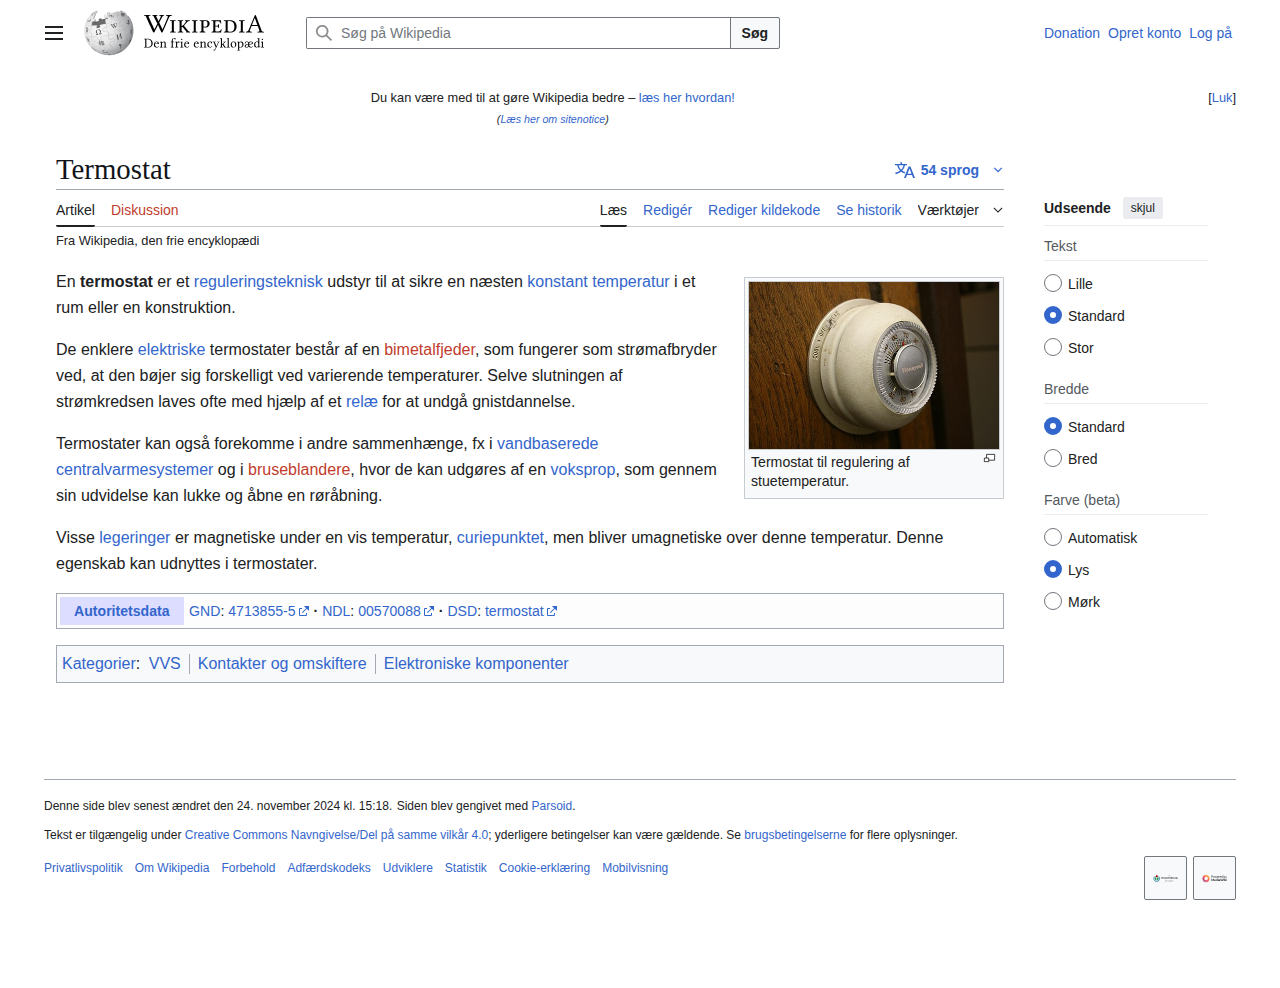
<file: bib/IoT 1 nov 25/files/1336/Termostat.html>
<!DOCTYPE html> <html class="client-js vector-feature-language-in-header-enabled vector-feature-language-in-main-page-header-disabled vector-feature-page-tools-pinned-disabled vector-feature-toc-pinned-clientpref-1 vector-feature-main-menu-pinned-disabled vector-feature-limited-width-clientpref-1 vector-feature-limited-width-content-enabled vector-feature-custom-font-size-clientpref-1 vector-feature-appearance-pinned-clientpref-1 vector-feature-night-mode-enabled skin-theme-clientpref-day vector-toc-not-available vector-animations-ready ve-available" lang=da dir=ltr><!--
 Page saved with SingleFile 
 url: https://da.wikipedia.org/wiki/Termostat 
 saved date: Sun Nov 09 2025 15:20:46 GMT+0100 (Centraleuropæisk normaltid)
--><meta charset=utf-8>
<title>Termostat - Wikipedia, den frie encyklopædi</title>
<style>:root{--sf-img-0: url("[data-uri]");--sf-img-1: url("[data-uri]");--sf-img-2: url("[data-uri]")}</style><style>.mw-dismissable-notice-close a{color:var(--color-progressive,#36c)}.sitedir-ltr .mw-dismissable-notice-close{float:right}.sitedir-ltr .mw-dismissable-notice-body{margin:0.5em 20% 0.5em 5em}@media screen and (min-width:640px){}@media all and (min-width:640px){}@media screen{}@media screen and (prefers-color-scheme:dark){}@media screen{}@media screen and (prefers-color-scheme:dark){}@media screen{}@media screen and (prefers-color-scheme:dark){}.mw-parser-output{counter-reset:mw-numbered-ext-link}.mw-parser-output a[rel~="mw:ExtLink"]:empty::after{content:"["counter(mw-numbered-ext-link)"]";counter-increment:mw-numbered-ext-link}figure[typeof~="mw:File/Thumb"]>:not(figcaption),figure[typeof~="mw:File/Frame"]>:not(figcaption){}figure[typeof~="mw:File/Thumb"]>:not(figcaption) .mw-file-element,figure[typeof~="mw:File/Frame"]>:not(figcaption) .mw-file-element{margin:3px}@media all and (max-width:calc(640px - 1px)){body.skin--responsive figure{margin:0 auto!important;float:none!important}}figure[typeof~="mw:File/Thumb"]>figcaption:empty{padding-bottom:3px}figure[typeof~="mw:File/Thumb"]{border:1px solid var(--border-color-subtle,#c8ccd1);border-bottom:0;background-color:var(--background-color-interactive-subtle,#f8f9fa);color:var(--color-base,#202122)}figure[typeof~="mw:File/Thumb"]>:not(figcaption) .mw-file-element,figure[typeof~="mw:File/Frame"]>:not(figcaption) .mw-file-element{background-color:var(--background-color-base,#fff);border:1px solid var(--border-color-subtle,#c8ccd1)}figure[typeof~="mw:File/Thumb"]>:not(figcaption) .mw-file-element:not(.mw-broken-media),figure[typeof~="mw:File/Frame"]>:not(figcaption) .mw-file-element:not(.mw-broken-media){background-color:var(--background-color-base-fixed,#fff);color:var(--color-base-fixed,#202122)}figure[typeof~="mw:File/Thumb"]>figcaption{border:1px solid var(--border-color-subtle,#c8ccd1);border-top:0;font-size:88.40000000000001%}figure[typeof~="mw:File/Thumb"]>figcaption::before{content:"";width:15px;height:11px;margin:0;margin-left:3px;margin-right:0;-webkit-margin-start:3px;-webkit-margin-end:0;margin-inline-start:3px;margin-inline-end:0;float:right}.mw-content-ltr figure[typeof~="mw:File/Thumb"]>figcaption::before{float:right}body.skin--responsive figure[typeof~="mw:File/Thumb"]>figcaption::before{}@media all and (max-width:calc(640px - 1px)){body.skin--responsive figure[typeof~="mw:File/Thumb"]>figcaption::before{content:none}}figure[typeof~="mw:File/Thumb"]>.mw-file-description{display:block;position:relative}figure[typeof~="mw:File/Thumb"]>.mw-file-description::after,figure[typeof~="mw:File/Thumb"]>.mw-file-magnify::after{content:"";width:15px;height:11px;position:absolute;bottom:-11px;right:6px;background-image:var(--sf-img-0)}@media (prefers-color-scheme:dark){}.mw-content-ltr figure[typeof~="mw:File/Thumb"]>.mw-file-description::after,.mw-content-ltr figure[typeof~="mw:File/Thumb"]>.mw-file-magnify::after{right:6px;left:auto;background-image:var(--sf-img-0)}@media all and (max-width:calc(640px - 1px)){figure[typeof~="mw:File/Thumb"]>.mw-file-description::after,figure[typeof~="mw:File/Thumb"]>.mw-file-magnify::after{background-image:none!important}}body.skin--responsive .mw-parser-output figure img.mw-file-element{height:auto}body.skin--responsive .mw-parser-output figure[typeof~="mw:File/Thumb"] img.mw-file-element{max-width:calc(100% - (2*3px) - (2*1px))}.vector-icon.mw-ui-icon-wikimedia-language-progressive{-webkit-mask-image:var(--sf-img-1);mask-image:var(--sf-img-1)}.vector-icon.mw-ui-icon-wikimedia-menu{-webkit-mask-image:var(--sf-img-2);mask-image:var(--sf-img-2)}@media (prefers-reduced-motion:reduce){*,::before,::after{animation-delay:-0.01ms!important;animation-duration:0.01ms!important;animation-iteration-count:1!important;scroll-behavior:auto!important;transition-duration:0ms!important}}body{margin:0}@supports (text-decoration:underline dotted){abbr[title]{border-bottom:0;text-decoration:underline dotted}}button,input{margin:0}@media all and (max-width:calc(640px - 1px)){body.skin--responsive div.tright,body.skin--responsive div.floatright,body.skin--responsive table.floatright{clear:both;float:none}}@media all and (max-width:calc(640px - 1px)){body.skin--responsive div.tleft,body.skin--responsive div.floatleft,body.skin--responsive table.floatleft{clear:both;float:none}}@media all and (max-width:calc(640px - 1px)){body.skin--responsive .mw-parser-output .thumb .thumbinner{display:flex;place-content:flex-start center;flex-flow:column wrap}body.skin--responsive .mw-parser-output .thumb .thumbinner>.thumbcaption{justify-content:space-between;width:100%;flex:1 0 100%;order:1;display:block}}figure[typeof~="mw:File/Thumb"]{display:table;text-align:center;border-collapse:collapse;line-height:0}.mw-body-content figure[typeof~="mw:File/Thumb"]>a{border:0}figure[typeof~="mw:File/Thumb"].mw-halign-right{margin:0.5em 0 1.3em 1.4em;clear:right;float:right}figure[typeof~="mw:File/Thumb"]>:not(figcaption),figure[typeof~="mw:File/Frame"]>:not(figcaption){}figure[typeof~="mw:File/Thumb"]>:not(figcaption) .mw-file-element,figure[typeof~="mw:File/Frame"]>:not(figcaption) .mw-file-element{margin:3px}figure[typeof~="mw:File/Thumb"]>figcaption{display:table-caption;caption-side:bottom;background-color:inherit;line-height:1.4em;word-break:break-word;text-align:start;padding:0 6px 6px 6px}@media all and (max-width:calc(640px - 1px)){body.skin--responsive figure{margin:0 auto!important;float:none!important}}figure[typeof~="mw:File/Thumb"]>figcaption:empty{padding-bottom:3px}@media screen{figure[typeof~="mw:File/Thumb"]{border:1px solid var(--border-color-subtle,#c8ccd1);border-bottom:0;background-color:var(--background-color-interactive-subtle,#f8f9fa);color:var(--color-base,#202122)}figure[typeof~="mw:File/Thumb"]>:not(figcaption) .mw-file-element,figure[typeof~="mw:File/Frame"]>:not(figcaption) .mw-file-element{background-color:var(--background-color-base,#fff);border:1px solid var(--border-color-subtle,#c8ccd1)}figure[typeof~="mw:File/Thumb"]>:not(figcaption) .mw-file-element:not(.mw-broken-media),figure[typeof~="mw:File/Frame"]>:not(figcaption) .mw-file-element:not(.mw-broken-media){background-color:var(--background-color-base-fixed,#fff);color:var(--color-base-fixed,#202122)}figure[typeof~="mw:File/Thumb"]>figcaption{border:1px solid var(--border-color-subtle,#c8ccd1);border-top:0;font-size:88.40000000000001%}figure[typeof~="mw:File/Thumb"]>figcaption::before{content:"";width:15px;height:11px;margin:0;margin-left:3px;margin-right:0;-webkit-margin-start:3px;-webkit-margin-end:0;margin-inline-start:3px;margin-inline-end:0;float:right}.mw-content-ltr figure[typeof~="mw:File/Thumb"]>figcaption::before{float:right}body.skin--responsive figure[typeof~="mw:File/Thumb"]>figcaption::before{}@media all and (max-width:calc(640px - 1px)){body.skin--responsive figure[typeof~="mw:File/Thumb"]>figcaption::before{content:none}}figure[typeof~="mw:File/Thumb"]>.mw-file-description{display:block;position:relative}figure[typeof~="mw:File/Thumb"]>.mw-file-description::after,figure[typeof~="mw:File/Thumb"]>.mw-file-magnify::after{content:"";width:15px;height:11px;position:absolute;bottom:-11px;right:6px;background-image:var(--sf-img-0)}@media (prefers-color-scheme:dark){}.mw-content-ltr figure[typeof~="mw:File/Thumb"]>.mw-file-description::after,.mw-content-ltr figure[typeof~="mw:File/Thumb"]>.mw-file-magnify::after{right:6px;left:auto;background-image:var(--sf-img-0)}@media all and (max-width:calc(640px - 1px)){figure[typeof~="mw:File/Thumb"]>.mw-file-description::after,figure[typeof~="mw:File/Thumb"]>.mw-file-magnify::after{background-image:none!important}}body.skin--responsive .mw-parser-output figure img.mw-file-element{height:auto}body.skin--responsive .mw-parser-output figure[typeof~="mw:File/Thumb"] img.mw-file-element{max-width:calc(100% - (2*3px) - (2*1px))}@media (prefers-color-scheme:dark){}.mw-body-content::after{clear:both;content:"";display:block}@media all and (max-width:calc(640px - 1px)){.mw-parser-output{}.mw-parser-output table{display:block;overflow:auto;max-width:100%;width:fit-content}.mw-parser-output .noresize table{display:table}}@media all and (max-width:calc(640px - 1px)){body.skin--responsive .wikitable{float:none;margin-left:0;margin-right:0}}#catlinks{text-align:left}.catlinks{background-color:var(--background-color-neutral-subtle,#f8f9fa);margin-top:1em;border:1px solid var(--border-color-base,#a2a9b1);padding:5px;clear:both}.catlinks ul{display:inline;margin:0;padding:0;list-style:none}.catlinks li{display:inline-block;line-height:1.25em;margin:0.125em 0;border-left:1px solid var(--border-color-base,#a2a9b1);padding:0 0.5em}.catlinks li:first-child{border-left:0;padding-left:0.25em}.emptyPortlet{display:none}a{text-decoration:none;color:var(--color-progressive,#36c);background:none}a:not([href]){cursor:pointer}a:visited{color:var(--color-visited,#6a60b0)}a:active{color:var(--color-progressive--active,#233566)}a:hover,a:focus{text-decoration:underline}img{border:0;vertical-align:middle}h1{color:var(--color-emphasized,#101418);margin:0;padding-top:0.5em;padding-bottom:0.17em;display:flow-root;word-break:break-word}h1{margin-bottom:0.6em;border-bottom:1px solid var(--border-color-base,#a2a9b1)}h1{font-size:188%;font-weight:normal}p{margin:0.4em 0 0.5em 0}ul{margin-top:0.3em;margin-bottom:0;margin-left:1.6em;margin-right:0;-webkit-margin-start:1.6em;-webkit-margin-end:0;margin-inline-start:1.6em;margin-inline-end:0;padding:0}li{margin-bottom:0.1em}table{font-size:100%}form{border:0;margin:0}@counter-style meetei{system:numeric;symbols:"꯰""꯱""꯲""꯳""꯴""꯵""꯶""꯷""꯸""꯹";suffix:") "}@counter-style santali{system:numeric;symbols:"᱐""᱑""᱒""᱓""᱔""᱕""᱖""᱗""᱘""᱙"}@counter-style myanmar_with_period{system:numeric;symbols:"၀""၁""၂""၃""၄""၅""၆""၇""၈""၉";suffix:"။ "}.mw-heading1:lang(anp),.mw-heading1:lang(as),.mw-heading1:lang(awa),.mw-heading1:lang(bgc),.mw-heading1:lang(bh),.mw-heading1:lang(bho),.mw-heading1:lang(blk),.mw-heading1:lang(bn),.mw-heading1:lang(bo),.mw-heading1:lang(bpy),.mw-heading1:lang(ccp),.mw-heading1:lang(dty),.mw-heading1:lang(dz),.mw-heading1:lang(gom),.mw-heading1:lang(gu),.mw-heading1:lang(hi),.mw-heading1:lang(kjp),.mw-heading1:lang(km),.mw-heading1:lang(kn),.mw-heading1:lang(ks),.mw-heading1:lang(ksw),.mw-heading1:lang(mag),.mw-heading1:lang(mai),.mw-heading1:lang(ml),.mw-heading1:lang(mnw),.mw-heading1:lang(mr),.mw-heading1:lang(my),.mw-heading1:lang(new),.mw-heading1:lang(nit),.mw-heading1:lang(nod),.mw-heading1:lang(or),.mw-heading1:lang(pa),.mw-heading1:lang(pi),.mw-heading1:lang(rki),.mw-heading1:lang(sa),.mw-heading1:lang(shn),.mw-heading1:lang(si),.mw-heading1:lang(syl),.mw-heading1:lang(ta),.mw-heading1:lang(tcy),.mw-heading1:lang(tdd),.mw-heading1:lang(te),h1:lang(anp),h1:lang(as),h1:lang(awa),h1:lang(bgc),h1:lang(bh),h1:lang(bho),h1:lang(blk),h1:lang(bn),h1:lang(bo),h1:lang(bpy),h1:lang(ccp),h1:lang(dty),h1:lang(dz),h1:lang(gom),h1:lang(gu),h1:lang(hi),h1:lang(kjp),h1:lang(km),h1:lang(kn),h1:lang(ks),h1:lang(ksw),h1:lang(mag),h1:lang(mai),h1:lang(ml),h1:lang(mnw),h1:lang(mr),h1:lang(my),h1:lang(new),h1:lang(nit),h1:lang(nod),h1:lang(or),h1:lang(pa),h1:lang(pi),h1:lang(rki),h1:lang(sa),h1:lang(shn),h1:lang(si),h1:lang(syl),h1:lang(ta),h1:lang(tcy),h1:lang(tdd),h1:lang(te){line-height:1.6em!important}.mw-heading1:lang(ne),h1:lang(ne){line-height:1.9}}@media screen{:root,.skin-invert{--color-base:#202122;--color-base-fixed:#202122;--color-base--hover:#404244;--color-emphasized:#101418;--color-subtle:#54595d;--color-placeholder:#72777d;--color-disabled:#a2a9b1;--color-disabled-emphasized:#a2a9b1;--color-inverted:#fff;--color-inverted-fixed:#fff;--color-progressive:#36c;--color-progressive--hover:#3056a9;--color-progressive--active:#233566;--color-progressive--focus:#36c;--color-destructive:#bf3c2c;--color-destructive--hover:#9f3526;--color-destructive--active:#612419;--color-destructive--focus:#36c;--color-visited:#6a60b0;--color-visited--hover:#534fa3;--color-visited--active:#353262;--color-destructive--visited:#9f5555;--color-destructive--visited--hover:#854848;--color-destructive--visited--active:#512e2e;--color-error:#bf3c2c;--color-error--hover:#9f3526;--color-error--active:#612419;--color-warning:#886425;--color-success:#177860;--color-notice:#404244;--color-icon-error:#f54739;--color-icon-warning:#ab7f2a;--color-icon-success:#099979;--color-icon-notice:#72777d;--color-content-added:#006400;--color-content-removed:#8b0000;--filter-invert-icon:0;--filter-invert-primary-button-icon:1;--box-shadow-color-base:#a2a9b1;--box-shadow-color-progressive--active:#233566;--box-shadow-color-progressive--focus:#36c;--box-shadow-color-progressive-selected:#36c;--box-shadow-color-progressive-selected--hover:#3056a9;--box-shadow-color-progressive-selected--active:#233566;--box-shadow-color-destructive--focus:#36c;--box-shadow-color-inverted:#fff;--box-shadow-color-alpha-base:rgba(0,0,0,0.06);--box-shadow-color-transparent:transparent;--mix-blend-mode-base:normal;--mix-blend-mode-blend:multiply;--background-color-base:#fff;--background-color-base-fixed:#fff;--background-color-neutral:#eaecf0;--background-color-neutral-subtle:#f8f9fa;--background-color-interactive:#eaecf0;--background-color-interactive--hover:#dadde3;--background-color-interactive--active:#c8ccd1;--background-color-interactive-subtle:#f8f9fa;--background-color-interactive-subtle--hover:#eaecf0;--background-color-interactive-subtle--active:#dadde3;--background-color-disabled:#dadde3;--background-color-disabled-subtle:#eaecf0;--background-color-inverted:#101418;--background-color-progressive:#36c;--background-color-progressive--hover:#3056a9;--background-color-progressive--active:#233566;--background-color-progressive--focus:#36c;--background-color-progressive-subtle:#f1f4fd;--background-color-progressive-subtle--hover:#d9e2ff;--background-color-progressive-subtle--active:#b6d4fb;--background-color-destructive:#bf3c2c;--background-color-destructive--hover:#9f3526;--background-color-destructive--active:#612419;--background-color-destructive--focus:#36c;--background-color-destructive-subtle:#ffe9e5;--background-color-destructive-subtle--hover:#ffdad3;--background-color-destructive-subtle--active:#ffc8bd;--background-color-error:#f54739;--background-color-error--hover:#d74032;--background-color-error--active:#bf3c2c;--background-color-error-subtle:#ffe9e5;--background-color-error-subtle--hover:#ffdad3;--background-color-error-subtle--active:#ffc8bd;--background-color-warning-subtle:#fdf2d5;--background-color-success-subtle:#dff2eb;--background-color-notice-subtle:#eaecf0;--background-color-content-added:#a3d3ff;--background-color-content-removed:#ffe49c;--background-color-transparent:transparent;--background-color-backdrop-light:rgba(255,255,255,0.65);--background-color-backdrop-dark:rgba(0,0,0,0.65);--background-color-button-quiet--hover:rgba(0,24,73,0.027);--background-color-button-quiet--active:rgba(0,24,73,0.082);--background-color-input-binary--checked:#36c;--background-color-tab-list-item-framed--hover:rgba(255,255,255,0.3);--background-color-tab-list-item-framed--active:rgba(255,255,255,0.65);--opacity-icon-base:0.87;--opacity-icon-base--hover:0.74;--opacity-icon-base--selected:1;--opacity-icon-base--disabled:0.51;--opacity-icon-placeholder:0.51;--opacity-icon-subtle:0.67;--border-color-base:#a2a9b1;--border-color-emphasized:#202122;--border-color-subtle:#c8ccd1;--border-color-muted:#dadde3;--border-color-interactive:#72777d;--border-color-interactive--hover:#27292d;--border-color-interactive--active:#202122;--border-color-disabled:#c8ccd1;--border-color-inverted:#fff;--border-color-inverted-fixed:#fff;--border-color-progressive:#6485d1;--border-color-progressive--hover:#3056a9;--border-color-progressive--active:#233566;--border-color-progressive--focus:#36c;--border-color-destructive:#f54739;--border-color-destructive--hover:#9f3526;--border-color-destructive--active:#612419;--border-color-destructive--focus:#36c;--border-color-error:#f54739;--border-color-error--hover:#9f3526;--border-color-error--active:#612419;--border-color-warning:#ab7f2a;--border-color-warning--hover:#735421;--border-color-warning--active:#453217;--border-color-success:#099979;--border-color-notice:#72777d;--border-color-content-added:#a3d3ff;--border-color-content-removed:#ffe49c;--border-color-transparent:transparent;--border-color-divider:#a2a9b1;--outline-color-progressive--focus:#36c;--color-link:var(--color-progressive);--color-link--hover:var(--color-progressive--hover);--color-link--active:var(--color-progressive--active);--color-link--focus:var(--color-progressive--focus);--color-link--visited:var(--color-visited);--color-link--visited--hover:var(--color-visited--hover);--color-link--visited--active:var(--color-visited--active);--color-link-red:var(--color-destructive);--color-link-red--hover:var(--color-destructive--hover);--color-link-red--active:var(--color-destructive--active);--color-link-red--focus:var(--color-destructive--focus);--color-link-red--visited:var(--color-destructive--visited);--color-link-red--visited--hover:var(--color-destructive--visited--hover);--color-link-red--visited--active:var(--color-destructive--visited--active);--accent-color-base:#36c;--border-color-input--hover:var(--border-color-interactive);--border-color-input-binary:var(--border-color-interactive);--border-color-input-binary--hover:var(--border-color-progressive--hover);--border-color-input-binary--active:var(--border-color-progressive--active);--border-color-input-binary--focus:var(--border-color-progressive--focus);--border-color-input-binary--checked:var(--border-color-progressive);--color-base--subtle:#54595d}.vector-feature-custom-font-size-clientpref--excluded,.no-font-mode-scale{--font-size-medium:var(--font-size-small,0.875rem);--line-height-medium:1.5714285;--line-height-content:1.5714285}html.vector-feature-custom-font-size-clientpref-1,.vector-icon{--font-size-medium:var(--font-size-medium,1rem);--line-height-medium:1.6;--line-height-content:1.625}}@media screen and (prefers-color-scheme:dark){}@media screen{body{background-color:var(--background-color-neutral-subtle,#f8f9fa);color:var(--color-base,#202122)}.mw-body{direction:ltr}.mw-body .firstHeading{word-wrap:break-word;margin-bottom:0}.mw-header{position:relative;z-index:3}#mw-content-text{margin-top:16px}.mw-indicators{z-index:1}.vector-page-titlebar{box-shadow:none}.vector-page-titlebar::after{clear:both;content:"";display:block}.vector-page-titlebar::after{content:"";display:block;position:absolute;bottom:0;left:0;right:0;height:1px;background-color:var(--border-color-base,#a2a9b1)}.vector-body-before-content{overflow:hidden}.vector-body-before-content .mw-indicators{margin-top:8px}.mw-body .mw-portlet-lang{float:right}.vector-body{position:relative;z-index:0}#siteSub{margin-top:8px}#contentSub:not(:empty),#contentSub2{font-size:var(--font-size-small,0.875rem);color:var(--color-subtle,#54595d);width:auto;margin:8px 0 0}.mw-page-container{max-width:99.75rem;box-sizing:border-box;position:relative;z-index:0;margin:0 auto;padding-top:0.05px;padding-left:1.5rem;padding-right:1.5rem;background-color:var(--background-color-base,#fff)}.vector-header-container{width:100%;display:flex;justify-content:center}.vector-header-container .mw-header{width:100%;min-height:3.125rem;background-color:var(--background-color-base,#fff);min-width:18.75em;max-width:99.75rem;padding-left:1.5rem;padding-right:1.5rem;box-sizing:border-box}.skin--responsive .mw-page-container{min-width:auto}html{touch-action:manipulation}.vector-feature-main-menu-pinned-disabled.vector-toc-not-available .mw-page-container-inner{grid-template-columns:minmax(0,1fr);grid-template-areas:"siteNotice""pageContent""columnStart""footer"}.vector-feature-main-menu-pinned-disabled.vector-toc-not-available .mw-page-container-inner .mw-body{justify-content:center}.vector-column-start{margin-left:-12px}.vector-column-start .vector-main-menu-container{margin-left:12px}html,body{height:100%}:focus{outline-color:var(--outline-color-progressive--focus,#36c)}html{font-size:100%}html,body{font-family:sans-serif}ul{list-style-type:disc}.mw-jump-link:not(:focus){display:block;position:absolute!important;clip:rect(1px,1px,1px,1px);width:1px;height:1px;margin:-1px;border:0;padding:0;overflow:hidden;-webkit-user-select:none;-moz-user-select:none;user-select:none}.mw-body h1{font-family:"Linux Libertine","Georgia","Times","Source Serif 4",serif;line-height:1.375}.mw-body h1:lang(ja),.mw-body .mw-heading1:lang(ja),.mw-body-content h1:lang(ja),.mw-body-content .mw-heading1:lang(ja),.mw-body-content h2:lang(ja),.mw-body-content .mw-heading2:lang(ja),.mw-body h1:lang(he),.mw-body .mw-heading1:lang(he),.mw-body-content h1:lang(he),.mw-body-content .mw-heading1:lang(he),.mw-body-content h2:lang(he),.mw-body-content .mw-heading2:lang(he),.mw-body h1:lang(ko),.mw-body .mw-heading1:lang(ko),.mw-body-content h1:lang(ko),.mw-body-content .mw-heading1:lang(ko),.mw-body-content h2:lang(ko),.mw-body-content .mw-heading2:lang(ko){font-family:sans-serif}.mw-body h1:lang(ckb),.mw-body .mw-heading1:lang(ckb),.mw-body-content h1:lang(ckb),.mw-body-content .mw-heading1:lang(ckb),.mw-body-content h2:lang(ckb),.mw-body-content .mw-heading2:lang(ckb){font-family:"Scheherazade","Linux Libertine","Georgia","Times","Source Serif 4",serif}.mw-body h1:lang(my),.mw-body .mw-heading1:lang(my),.mw-body-content h1:lang(my),.mw-body-content .mw-heading1:lang(my),.mw-body-content h2:lang(my),.mw-body-content .mw-heading2:lang(my){line-height:normal}.mw-body h1{font-size:1.8em}.mw-body p{margin:0.5em 0 1em 0}#siteSub{font-size:var(--font-size-small,0.875rem);display:none}.vector-body{font-size:var(--font-size-medium);line-height:var(--line-height-content)}a:where(:not([role="button"])){color:var(--color-progressive,#36c);border-radius:2px;text-decoration:none}a:where(:not([role="button"])):visited{color:var(--color-visited,#6a60b0)}a:where(:not([role="button"])):visited:hover{color:var(--color-visited--hover,#534fa3)}a:where(:not([role="button"])):visited:active{color:var(--color-visited--active,#353262)}a:where(:not([role="button"])):hover{color:var(--color-progressive--hover,#3056a9);text-decoration:underline}a:where(:not([role="button"])):active{color:var(--color-progressive--active,#233566);text-decoration:underline}a:where(:not([role="button"])):focus-visible{outline:solid 2px var(--outline-color-progressive--focus,#36c)}@supports not selector(:focus-visible){a:where(:not([role="button"])):focus{outline:solid 2px var(--outline-color-progressive--focus,#36c)}}a:where(.new:not([role="button"])){color:var(--color-destructive,#bf3c2c)}a:where(.new:not([role="button"])):visited{color:var(--color-destructive--visited,#9f5555)}a:where(.new:not([role="button"])):visited:hover{color:var(--color-destructive--visited--hover,#854848)}a:where(.new:not([role="button"])):visited:active{color:var(--color-destructive--visited--active,#512e2e)}a:where(.new:not([role="button"])):hover{color:var(--color-destructive--hover,#9f3526);text-decoration:underline}a:where(.new:not([role="button"])):active{color:var(--color-destructive--active,#612419);text-decoration:underline}a:where(.new:not([role="button"])):focus{outline-color:var(--outline-color-progressive--focus,#36c)}.mw-parser-output a{word-wrap:break-word}.mw-parser-output a.external{background-image:url([data-uri]);background-position:center right;background-repeat:no-repeat;background-size:0.857em;padding-right:1em}.vector-dropdown{position:relative}.vector-dropdown .vector-dropdown-label:not(.cdx-button--icon-only){display:inline-flex;align-items:center}.vector-dropdown .vector-dropdown-label:not(.cdx-button--icon-only)::after{content:"";min-width:10px;min-height:10px;width:calc(var(--font-size-medium,1rem) - 4px);height:calc(var(--font-size-medium,1rem) - 4px);display:inline-block;vertical-align:text-bottom;width:0.75rem;height:0.75rem;margin-left:7px}@supports not ((-webkit-mask-image:none) or (mask-image:none)){.vector-dropdown .vector-dropdown-label:not(.cdx-button--icon-only)::after{background-position:center;background-repeat:no-repeat;background-size:calc(max(calc(var(--font-size-medium,1rem) - 4px),10px))}}@supports (-webkit-mask-image:none) or (mask-image:none){.vector-dropdown .vector-dropdown-label:not(.cdx-button--icon-only)::after{-webkit-mask-position:center;mask-position:center;-webkit-mask-repeat:no-repeat;mask-repeat:no-repeat;-webkit-mask-size:calc(max(calc(var(--font-size-medium,1rem) - 4px),10px));mask-size:calc(max(calc(var(--font-size-medium,1rem) - 4px),10px))}}@supports not ((-webkit-mask-image:none) or (mask-image:none)){.vector-dropdown .vector-dropdown-label:not(.cdx-button--icon-only)::after{background-image:url(data:image/svg+xml;utf8,<svg\ xmlns=\"http://www.w3.org/2000/svg\"\ width=\"20\"\ height=\"20\"\ viewBox=\"0\ 0\ 20\ 20\"\ fill=\"%23000\"><path\ d=\"m17.5\ 4.75-7.5\ 7.5-7.5-7.5L1\ 6.25l9\ 9\ 9-9z\"\/><\/svg>);filter:invert(var(--filter-invert-icon,0));opacity:var(--opacity-icon-base,0.87)}}@supports (-webkit-mask-image:none) or (mask-image:none){.vector-dropdown .vector-dropdown-label:not(.cdx-button--icon-only)::after{-webkit-mask-image:url(data:image/svg+xml;utf8,<svg\ xmlns=\"http://www.w3.org/2000/svg\"\ width=\"20\"\ height=\"20\"\ viewBox=\"0\ 0\ 20\ 20\"\ fill=\"%23000\"><path\ d=\"m17.5\ 4.75-7.5\ 7.5-7.5-7.5L1\ 6.25l9\ 9\ 9-9z\"\/><\/svg>);mask-image:url(data:image/svg+xml;utf8,<svg\ xmlns=\"http://www.w3.org/2000/svg\"\ width=\"20\"\ height=\"20\"\ viewBox=\"0\ 0\ 20\ 20\"\ fill=\"%23000\"><path\ d=\"m17.5\ 4.75-7.5\ 7.5-7.5-7.5L1\ 6.25l9\ 9\ 9-9z\"\/><\/svg>);background-color:var(--color-base,#202122)}}.vector-dropdown .vector-dropdown-label-text{font-size:var(--font-size-small,0.875rem)}.vector-dropdown .vector-dropdown-checkbox{cursor:pointer;position:absolute;top:0;left:0;z-index:1;opacity:0;width:100%;height:100%;margin:0;padding:0}.vector-dropdown .vector-dropdown-checkbox:checked~.vector-dropdown-content{opacity:1;visibility:visible;height:auto}.vector-dropdown .vector-dropdown-content{position:absolute;top:100%;left:-1px;opacity:0;height:0;visibility:hidden;overflow:hidden auto;z-index:50;background-color:var(--background-color-base,#fff);padding:16px 16px;font-size:var(--font-size-small,0.875rem);box-shadow:0 2px 6px -1px rgba(0,0,0,0.2);transition-property:opacity;transition-duration:100ms;width:max-content;max-width:200px;max-height:75vh}.vector-pinnable-element .vector-menu-heading{color:var(--color-subtle,#54595d);font-weight:normal;cursor:default;padding:6px 0;margin:6px 0;border-bottom:1px solid var(--background-color-interactive,#eaecf0)}.vector-pinnable-element .mw-list-item,.vector-dropdown-content .mw-list-item{padding:0}.vector-dropdown-content .mw-list-item a{display:flex;align-items:center;padding:6px 0}.vector-pinnable-element .mw-list-item a:not(.mw-selflink):visited,.vector-dropdown-content .mw-list-item a:not(.mw-selflink):visited{color:var(--color-progressive,#36c)}.vector-pinnable-element .mw-list-item a:not(.mw-selflink):visited:hover,.vector-dropdown-content .mw-list-item a:not(.mw-selflink):visited:hover{color:var(--color-progressive--hover,#3056a9)}.vector-pinnable-element{font-size:var(--font-size-small,0.875rem)}.vector-pinned-container{background-color:var(--background-color-base,#fff);padding:0 16px;margin-bottom:2rem;display:none}@supports (display:grid){.vector-pinned-container{display:block}}.vector-column-start,.vector-column-end{contain:paint}.vector-sticky-pinned-container{overflow:hidden auto;position:sticky;top:24px;box-sizing:border-box;max-height:calc(100vh - (24px*2))}.vector-sticky-pinned-container::after{content:"";display:block;position:sticky;bottom:0;left:0;right:0;height:16px;background:linear-gradient(rgba(255,255,255,0),var(--background-color-base,#fff));background-repeat:no-repeat;pointer-events:none}.vector-pinnable-header{padding-bottom:6px;margin-bottom:6px;border-bottom:1px solid var(--background-color-interactive,#eaecf0);line-height:1.6}.vector-pinnable-header-label{display:inline-block;vertical-align:middle;font-size:var(--font-size-small,0.875rem);margin:0 0.5rem 0 0!important;padding:0;border:0;font-weight:bold}.vector-pinnable-header-toggle-button{display:none;border:0;padding:4px 8px;background-color:var(--background-color-interactive,#eaecf0);color:var(--color-base,#202122);cursor:pointer;text-align:left;font-size:0.75rem;border-radius:2px}.vector-pinnable-header-toggle-button:hover{background-color:var(--background-color-neutral-subtle,#f8f9fa)}.cdx-button.cdx-button--icon-only span+span{display:block;position:absolute!important;clip:rect(1px,1px,1px,1px);width:1px;height:1px;margin:-1px;border:0;padding:0;overflow:hidden;-webkit-user-select:none;-moz-user-select:none;user-select:none}input:hover+.cdx-button--weight-quiet:not(.cdx-button--action-progressive){background-color:var(--background-color-interactive-subtle--hover,#eaecf0)}input:active+.cdx-button--weight-quiet:not(.cdx-button--action-progressive){background-color:var(--background-color-interactive-subtle--active,#dadde3);color:var(--color-emphasized,#101418)}input:focus:not(:active)+.cdx-button:not(.cdx-button--action-progressive){border-color:var(--border-color-progressive--focus,#36c);box-shadow:inset 0 0 0 1px var(--box-shadow-color-progressive--focus,#36c)}input:hover+.cdx-button--weight-quiet.cdx-button--action-progressive{background-color:var(--background-color-progressive-subtle,#f1f4fd);color:var(--color-progressive--hover,#3056a9)}input:active+.cdx-button--weight-quiet.cdx-button--action-progressive{background-color:var(--background-color-progressive--active,#233566);color:var(--color-inverted,#fff);border-color:var(--border-color-progressive--active,#233566)}input:focus:not(:active)+.cdx-button--action-progressive{border-color:var(--border-color-progressive--focus,#36c);box-shadow:inset 0 0 0 1px var(--box-shadow-color-progressive--focus,#36c) inset 0 0 0 2px var(--box-shadow-color-inverted,#fff)}.vector-page-titlebar .mw-portlet-lang{box-sizing:border-box}.vector-page-titlebar .mw-portlet-lang .vector-dropdown-label{user-select:none;opacity:1}.vector-page-titlebar .mw-portlet-lang .vector-dropdown-label.cdx-button--action-progressive.cdx-button--weight-quiet::after{mask-image:url([data-uri]);background-color:var(--color-progressive,#36c);opacity:1}.vector-page-titlebar .mw-portlet-lang .vector-dropdown-checkbox:active+.vector-dropdown-label.cdx-button--action-progressive.cdx-button--weight-quiet{color:var(--color-inverted-fixed,#fff)}.vector-page-titlebar .mw-portlet-lang .vector-dropdown-checkbox:active+.vector-dropdown-label.cdx-button--action-progressive.cdx-button--weight-quiet .vector-icon{filter:brightness(0) invert(1)}.vector-page-titlebar .mw-portlet-lang .vector-dropdown-checkbox:active+.vector-dropdown-label.cdx-button--action-progressive.cdx-button--weight-quiet::after{background-image:url([data-uri])}@supports not ((-webkit-mask-image:none) or (mask-image:none)){.vector-page-titlebar .mw-portlet-lang .mw-portlet-lang-heading-empty::after{background-position:center;background-repeat:no-repeat;background-size:calc(max(calc(var(--font-size-medium,1rem) - 4px),10px))}}@supports (-webkit-mask-image:none) or (mask-image:none){.vector-page-titlebar .mw-portlet-lang .mw-portlet-lang-heading-empty::after{-webkit-mask-position:center;mask-position:center;-webkit-mask-repeat:no-repeat;mask-repeat:no-repeat;-webkit-mask-size:calc(max(calc(var(--font-size-medium,1rem) - 4px),10px));mask-size:calc(max(calc(var(--font-size-medium,1rem) - 4px),10px))}}@supports not ((-webkit-mask-image:none) or (mask-image:none)){.vector-page-titlebar .mw-portlet-lang .mw-portlet-lang-heading-empty::after{background-image:url(data:image/svg+xml;utf8,<svg\ xmlns=\"http://www.w3.org/2000/svg\"\ width=\"20\"\ height=\"20\"\ viewBox=\"0\ 0\ 20\ 20\"\ fill=\"%23000\"><path\ d=\"m17.5\ 4.75-7.5\ 7.5-7.5-7.5L1\ 6.25l9\ 9\ 9-9z\"\/><\/svg>);filter:invert(var(--filter-invert-icon,0));opacity:var(--opacity-icon-base,0.87)}}@supports (-webkit-mask-image:none) or (mask-image:none){.vector-page-titlebar .mw-portlet-lang .mw-portlet-lang-heading-empty::after{-webkit-mask-image:url(data:image/svg+xml;utf8,<svg\ xmlns=\"http://www.w3.org/2000/svg\"\ width=\"20\"\ height=\"20\"\ viewBox=\"0\ 0\ 20\ 20\"\ fill=\"%23000\"><path\ d=\"m17.5\ 4.75-7.5\ 7.5-7.5-7.5L1\ 6.25l9\ 9\ 9-9z\"\/><\/svg>);mask-image:url(data:image/svg+xml;utf8,<svg\ xmlns=\"http://www.w3.org/2000/svg\"\ width=\"20\"\ height=\"20\"\ viewBox=\"0\ 0\ 20\ 20\"\ fill=\"%23000\"><path\ d=\"m17.5\ 4.75-7.5\ 7.5-7.5-7.5L1\ 6.25l9\ 9\ 9-9z\"\/><\/svg>);background-color:var(--color-base,#202122)}}.mw-interlanguage-selector{display:inline-flex;align-items:center}.mw-interlanguage-selector::after{content:"";min-width:10px;min-height:10px;width:calc(var(--font-size-medium,1rem) - 4px);height:calc(var(--font-size-medium,1rem) - 4px);display:inline-block;vertical-align:text-bottom;width:0.75rem;height:0.75rem;margin-left:7px}@supports not ((-webkit-mask-image:none) or (mask-image:none)){.mw-interlanguage-selector::after{background-position:center;background-repeat:no-repeat;background-size:calc(max(calc(var(--font-size-medium,1rem) - 4px),10px))}}@supports (-webkit-mask-image:none) or (mask-image:none){.mw-interlanguage-selector::after{-webkit-mask-position:center;mask-position:center;-webkit-mask-repeat:no-repeat;mask-repeat:no-repeat;-webkit-mask-size:calc(max(calc(var(--font-size-medium,1rem) - 4px),10px));mask-size:calc(max(calc(var(--font-size-medium,1rem) - 4px),10px))}}@supports not ((-webkit-mask-image:none) or (mask-image:none)){.mw-interlanguage-selector::after{background-image:url(data:image/svg+xml;utf8,<svg\ xmlns=\"http://www.w3.org/2000/svg\"\ width=\"20\"\ height=\"20\"\ viewBox=\"0\ 0\ 20\ 20\"\ fill=\"%23000\"><path\ d=\"m17.5\ 4.75-7.5\ 7.5-7.5-7.5L1\ 6.25l9\ 9\ 9-9z\"\/><\/svg>);filter:invert(var(--filter-invert-icon,0));opacity:var(--opacity-icon-base,0.87)}}@supports (-webkit-mask-image:none) or (mask-image:none){.mw-interlanguage-selector::after{-webkit-mask-image:url(data:image/svg+xml;utf8,<svg\ xmlns=\"http://www.w3.org/2000/svg\"\ width=\"20\"\ height=\"20\"\ viewBox=\"0\ 0\ 20\ 20\"\ fill=\"%23000\"><path\ d=\"m17.5\ 4.75-7.5\ 7.5-7.5-7.5L1\ 6.25l9\ 9\ 9-9z\"\/><\/svg>);mask-image:url(data:image/svg+xml;utf8,<svg\ xmlns=\"http://www.w3.org/2000/svg\"\ width=\"20\"\ height=\"20\"\ viewBox=\"0\ 0\ 20\ 20\"\ fill=\"%23000\"><path\ d=\"m17.5\ 4.75-7.5\ 7.5-7.5-7.5L1\ 6.25l9\ 9\ 9-9z\"\/><\/svg>);background-color:var(--color-base,#202122)}}.vector-user-links{display:flex;align-items:center;position:relative;justify-content:flex-end;flex-shrink:1}.vector-user-links .mw-list-item{margin:0 4px}.vector-user-links-main{display:flex;align-items:center}.vector-user-links-main .vector-menu-content-list{display:flex;align-items:center;font-size:var(--font-size-small,0.875rem)}@supports not ((-webkit-mask-image:none) or (mask-image:none)){.vector-user-menu-logged-in .vector-dropdown-label::after{background-position:center;background-repeat:no-repeat;background-size:calc(max(calc(var(--font-size-medium,1rem) - 4px),10px))}}@supports (-webkit-mask-image:none) or (mask-image:none){.vector-user-menu-logged-in .vector-dropdown-label::after{-webkit-mask-position:center;mask-position:center;-webkit-mask-repeat:no-repeat;mask-repeat:no-repeat;-webkit-mask-size:calc(max(calc(var(--font-size-medium,1rem) - 4px),10px));mask-size:calc(max(calc(var(--font-size-medium,1rem) - 4px),10px))}}@supports not ((-webkit-mask-image:none) or (mask-image:none)){.vector-user-menu-logged-in .vector-dropdown-label::after{background-image:url(data:image/svg+xml;utf8,<svg\ xmlns=\"http://www.w3.org/2000/svg\"\ width=\"20\"\ height=\"20\"\ viewBox=\"0\ 0\ 20\ 20\"\ fill=\"%23000\"><path\ d=\"m17.5\ 4.75-7.5\ 7.5-7.5-7.5L1\ 6.25l9\ 9\ 9-9z\"\/><\/svg>);filter:invert(var(--filter-invert-icon,0));opacity:var(--opacity-icon-base,0.87)}}@supports (-webkit-mask-image:none) or (mask-image:none){.vector-user-menu-logged-in .vector-dropdown-label::after{-webkit-mask-image:url(data:image/svg+xml;utf8,<svg\ xmlns=\"http://www.w3.org/2000/svg\"\ width=\"20\"\ height=\"20\"\ viewBox=\"0\ 0\ 20\ 20\"\ fill=\"%23000\"><path\ d=\"m17.5\ 4.75-7.5\ 7.5-7.5-7.5L1\ 6.25l9\ 9\ 9-9z\"\/><\/svg>);mask-image:url(data:image/svg+xml;utf8,<svg\ xmlns=\"http://www.w3.org/2000/svg\"\ width=\"20\"\ height=\"20\"\ viewBox=\"0\ 0\ 20\ 20\"\ fill=\"%23000\"><path\ d=\"m17.5\ 4.75-7.5\ 7.5-7.5-7.5L1\ 6.25l9\ 9\ 9-9z\"\/><\/svg>);background-color:var(--color-base,#202122)}}.mw-header{display:flex;flex-wrap:wrap;align-items:center;padding-top:8px;padding-bottom:8px;gap:16px}.mw-header .vector-header-start{gap:20px}.mw-header .vector-header-start,.mw-header .vector-header-end{display:flex;align-items:center}.mw-header .vector-header-end{flex-grow:1}.mw-header .vector-typeahead-search-container{display:none}.vector-icon{-webkit-mask-image:url([data-uri]);mask-image:url([data-uri]);min-width:10px;min-height:10px;width:calc(var(--font-size-medium,1rem) + 4px);height:calc(var(--font-size-medium,1rem) + 4px);display:inline-block;vertical-align:text-bottom;background-color:var(--color-base,#202122)}@supports not ((-webkit-mask-image:none) or (mask-image:none)){.vector-icon{background-position:center;background-repeat:no-repeat;background-size:calc(max(calc(var(--font-size-medium,1rem) + 4px),10px))}}@supports (-webkit-mask-image:none) or (mask-image:none){.vector-icon{-webkit-mask-position:center;mask-position:center;-webkit-mask-repeat:no-repeat;mask-repeat:no-repeat;-webkit-mask-size:calc(max(calc(var(--font-size-medium,1rem) + 4px),10px));mask-size:calc(max(calc(var(--font-size-medium,1rem) + 4px),10px))}}.vector-icon[class*="-progressive"]{background-color:var(--color-progressive,#36c)}.mw-indicators{font-size:var(--font-size-small,0.875rem);line-height:1.6;position:relative;float:right;display:flex;column-gap:8px;flex-wrap:wrap}.mw-footer-container{padding-top:50px;padding-bottom:82px}.mw-footer{direction:ltr;border-top:1px solid var(--border-color-base,#a2a9b1);padding:0.75em 0}.mw-footer ul{list-style:none;margin:0;padding:0}.mw-footer li{color:var(--color-base,#202122);margin:0;padding:0.5em 0;font-size:0.75em}#footer-icons{float:right}#footer-icons li{float:left;margin-left:0.5em;line-height:2;text-align:right}#footer-icons a{padding-left:8px;padding-right:8px;background-color:#f8f9fa}#footer-info li{line-height:1.4;display:inline-block}#footer-info #footer-info-copyright{display:block}#footer-places li{float:left;margin-right:1em;line-height:2}.vector-menu .vector-menu-content-list{list-style:none;margin:0}.vector-menu-tabs{float:left}.vector-menu-tabs .mw-list-item.vector-tab-noicon a:focus,.vector-menu-tabs .mw-list-item.vector-tab-noicon a:hover{text-decoration:none;border-bottom:2px solid}.vector-menu-tabs .mw-list-item.vector-tab-noicon a{border-bottom:2px solid var(--border-color-transparent,transparent)}.vector-menu-tabs .mw-list-item a:visited{color:var(--color-progressive,#36c)}.vector-menu-tabs .mw-list-item a:visited:hover{color:var(--color-progressive--hover,#3056a9)}.vector-menu-tabs .mw-list-item.new a:visited{color:var(--color-destructive,#bf3c2c)}.vector-menu-tabs .mw-list-item.new a:visited:hover{color:var(--color-destructive--hover,#9f3526)}.vector-menu-tabs .mw-list-item.selected a{color:var(--color-base,#202122)!important;border-bottom:2px solid}.vector-menu-tabs .mw-list-item.vector-tab-noicon,.vector-page-toolbar-container .vector-dropdown{margin:0 8px}.vector-menu-tabs .mw-list-item,.vector-page-toolbar-container .vector-dropdown-label{white-space:nowrap}.vector-menu-tabs .mw-list-item,.vector-page-toolbar-container .vector-dropdown{float:left;margin-bottom:0}.vector-menu-tabs .mw-list-item>a,.vector-page-toolbar-container .vector-dropdown .vector-dropdown-label{display:inline-flex;position:relative;cursor:pointer;font-weight:normal}.vector-page-toolbar-container .vector-dropdown .vector-dropdown-label{font-size:inherit;border:0}.vector-menu-tabs .mw-list-item.vector-tab-noicon>a,.vector-page-toolbar-container .vector-dropdown .vector-dropdown-label{padding:12px 0 7px 0;margin-bottom:-1px}.vector-page-titlebar{position:relative;display:flex;flex-wrap:nowrap;justify-content:flex-end;align-items:center}.vector-page-titlebar .firstHeading{flex-grow:1;padding:0;border:0}.vector-page-titlebar>.mw-portlet-lang{flex-shrink:0}.vector-page-titlebar>.cdx-button:last-child,.vector-page-titlebar>.mw-portlet-lang:last-child{margin-right:calc(-1*12px)}.vector-page-toolbar-container{display:flex;font-size:var(--font-size-small,0.875rem);box-shadow:0 1px var(--border-color-subtle,#c8ccd1);margin-bottom:1px}.vector-page-toolbar-container .mw-portlet-views{display:none}@supports not ((-webkit-mask-image:none) or (mask-image:none)){.vector-page-toolbar-container .vector-icon{background-position:center;background-repeat:no-repeat;background-size:calc(max(var(--font-size-medium,1rem),10px))}}@supports (-webkit-mask-image:none) or (mask-image:none){.vector-page-toolbar-container .vector-icon{-webkit-mask-position:center;mask-position:center;-webkit-mask-repeat:no-repeat;mask-repeat:no-repeat;-webkit-mask-size:calc(max(var(--font-size-medium,1rem),10px));mask-size:calc(max(var(--font-size-medium,1rem),10px))}}#left-navigation{display:flex;margin-left:-8px;flex-grow:1}#right-navigation{display:flex;margin-right:-8px}#right-navigation .vector-dropdown-content{left:auto;right:0}.vector-search-box{font-size:var(--font-size-small,0.875rem);flex-grow:1}.vector-search-box .vector-typeahead-search-container{max-width:31.25rem;margin-right:12px}.vector-search-box .cdx-typeahead-search--show-thumbnail.cdx-typeahead-search--auto-expand-width:not(.cdx-typeahead-search--expanded){margin-left:calc((12px + 40px) - (18px + 8px))}#localNotice{margin-bottom:0.9em}#siteNotice{font-size:0.8em;margin:24px 0;position:relative;text-align:center}.mw-portlet-dock-bottom{display:none}}@media screen and (min-width:1120px){.mw-page-container,.vector-header-container .mw-header{padding-left:2.75rem;padding-right:2.75rem}}@media screen and (min-width:1680px){.mw-page-container,.vector-header-container .mw-header{padding-left:3.25rem;padding-right:3.25rem}}@media screen and (min-width:1120px){.mw-page-container-inner{display:grid;column-gap:24px;grid-template:min-content 1fr min-content/12.25rem minmax(0,1fr);grid-template-areas:"siteNotice siteNotice""columnStart pageContent""footer footer"}.vector-sitenotice-container{grid-area:siteNotice}.vector-column-start{grid-area:columnStart;overflow-anchor:none}.mw-content-container{grid-area:pageContent}.mw-footer-container{grid-area:footer}.vector-feature-appearance-pinned-clientpref-1 .vector-column-end{width:12.25rem}.vector-column-start,.vector-column-end{margin-top:2.8rem;border-top:1px solid transparent}}@media screen and (min-width:1680px){.mw-page-container-inner{grid-template-columns:15.5rem minmax(0,1fr)}.mw-header{display:grid;column-gap:24px;grid-template:auto/15.5rem minmax(0,1fr);grid-template-areas:"headerStart headerEnd"}.mw-header .vector-header-start{grid-area:headerStart}.mw-header .vector-header-end{grid-area:headerEnd}.vector-feature-appearance-pinned-clientpref-1 .vector-column-end{width:15.5rem}}@media screen and (min-width:1120px){.mw-body{display:grid;grid-template:min-content min-content min-content 1fr/minmax(0,59.25rem) min-content;grid-template-areas:"titlebar-cx .""titlebar columnEnd""toolbar columnEnd""content columnEnd"}.mw-body .vector-page-titlebar{grid-area:titlebar}.mw-body .vector-page-toolbar{grid-area:toolbar}.mw-body #bodyContent{grid-area:content}.mw-body .vector-column-end{grid-area:columnEnd;overflow-anchor:none}.vector-feature-appearance-pinned-clientpref-1 .mw-body{column-gap:24px}}@media screen and (max-width:calc(1120px - 1px)){.client-js .vector-page-titlebar-toc{margin-right:8px}.client-js .vector-page-titlebar-toc .vector-dropdown-content{max-width:none}.client-js .vector-page-titlebar-toc .vector-toc{width:max-content;min-width:200px;max-width:min(0.85*59.25rem,75vw)}.client-js .vector-below-page-title .vector-page-titlebar-toc{position:fixed;top:12px;left:12px;margin:0;z-index:50}}@media screen and (min-width:1120px){}@media screen and (max-width:calc(1120px - 1px)){.client-nojs.vector-feature-toc-pinned-clientpref-1 .vector-sticky-pinned-container{position:static}.client-nojs.vector-feature-toc-pinned-clientpref-1 #vector-toc-pinned-container{max-height:200px}}@media screen and (max-width:calc(1120px - 1px)){.client-js .vector-pinned-container{display:none}.client-js .vector-sticky-pinned-container{display:none}}@media screen and (min-width:1120px){.client-js .vector-pinnable-header-unpinned .vector-pinnable-header-pin-button,.client-js .vector-pinnable-header-pinned .vector-pinnable-header-unpin-button{display:inline-block}}@media screen and (min-width:640px){}@media screen and (max-width:calc(640px - 1px)){.vector-page-tools .vector-has-collapsible-items{display:block}}@media screen and (max-width:calc(1120px - 1px)){.client-js .vector-page-titlebar .vector-toc-landmark{display:block}.client-js .mw-table-of-contents-container.vector-toc-landmark{display:none}}@media screen and (max-width:calc(1120px - 1px)){#p-lang-btn-label.cdx-button--icon-only,#vector-page-titlebar-toc-label,.vector-header .cdx-button.cdx-button--icon-only{min-height:44px;min-width:44px}}@media screen and (min-width:1120px){.vector-button-flush-left{margin-left:calc(-1*6px)}}@media screen and (max-width:calc(1120px - 1px)){.vector-button-flush-left{margin-left:calc(-1*12px)}}@media screen and (min-width:1120px){.vector-button-flush-right{margin-right:calc(-1*6px)}}@media screen and (max-width:calc(1120px - 1px)){.vector-button-flush-right{margin-right:calc(-1*12px)}}@media screen and (max-width:1399px){}@media screen and (min-width:640px){}@media screen and (max-width:calc(640px - 1px)){.vector-user-links-main .user-links-collapsible-item{display:none}}@media screen and (min-width:1680px){}@media screen and (min-width:1120px){}@media screen and (min-width:1120px){.mw-header .vector-typeahead-search-container{display:block}}@media screen and (max-width:calc(1120px - 1px)){.mw-header{}.mw-header.vector-header-search-toggled .vector-header-start,.mw-header.vector-header-search-toggled .search-toggle{display:none}.mw-header.vector-header-search-toggled .vector-typeahead-search-container{display:block;max-width:none}.mw-header.vector-header-search-toggled .vector-search-box{position:relative}.mw-header.vector-header-search-toggled .cdx-typeahead-search--expanded .cdx-search-input__end-button{border-bottom-right-radius:0}}@media screen and (min-width:640px){.vector-page-toolbar-container .mw-portlet-views:not(.emptyPortlet){display:block}}@media screen and (min-width:1680px){.client-js .vector-search-box.vector-search-box-auto-expand-width{margin-left:calc(-1*24px)}}@media all{.mw-logo{display:flex;height:100%;align-items:center}.mw-logo-icon{float:left;margin-right:10px;display:none;width:3.125em;height:3.125em}.mw-logo-container{float:left;max-width:120px}.mw-logo-wordmark{display:block;margin:0 auto}.mw-logo-tagline{display:block;margin:5px auto 0}}@media all and (min-width:640px){.mw-logo-icon{display:block}}@media all and (min-width:640px){.mw-logo-container{max-width:none}}.cdx-button--fake-button,.cdx-button--fake-button:hover,.cdx-button--fake-button:focus{text-decoration:none}.cdx-button:enabled,.cdx-button.cdx-button--fake-button--enabled{background-color:var(--background-color-interactive-subtle,#f8f9fa);color:var(--color-base,#202122);border-color:var(--border-color-interactive,#72777d)}@supports ((-webkit-mask-image:none) or (mask-image:none)){.cdx-button:enabled .cdx-button__icon,.cdx-button.cdx-button--fake-button--enabled .cdx-button__icon{background-color:var(--color-base,#202122)}}.cdx-button:enabled:hover,.cdx-button.cdx-button--fake-button--enabled:hover{background-color:var(--background-color-interactive-subtle--hover,#eaecf0);border-color:var(--border-color-interactive--hover,#27292d);cursor:pointer}.cdx-button:enabled:active,.cdx-button.cdx-button--fake-button--enabled:active,.cdx-button:enabled.cdx-button--is-active,.cdx-button.cdx-button--fake-button--enabled.cdx-button--is-active{background-color:var(--background-color-interactive-subtle--active,#dadde3);border-color:var(--border-color-interactive--active,#202122)}.cdx-button:enabled:focus,.cdx-button.cdx-button--fake-button--enabled:focus{outline:1px solid transparent}.cdx-button:enabled:focus:not(:active):not(.cdx-button--is-active),.cdx-button.cdx-button--fake-button--enabled:focus:not(:active):not(.cdx-button--is-active){border-color:var(--border-color-progressive--focus,#36c);box-shadow:inset 0 0 0 1px var(--box-shadow-color-progressive--focus,#36c)}.cdx-button:enabled.cdx-button--action-progressive,.cdx-button.cdx-button--fake-button--enabled.cdx-button--action-progressive{background-color:var(--background-color-progressive-subtle,#f1f4fd);color:var(--color-progressive,#36c);border-color:var(--border-color-progressive,#6485d1)}@supports ((-webkit-mask-image:none) or (mask-image:none)){.cdx-button:enabled.cdx-button--action-progressive .cdx-button__icon,.cdx-button.cdx-button--fake-button--enabled.cdx-button--action-progressive .cdx-button__icon{background-color:var(--color-progressive,#36c)}}.cdx-button:enabled.cdx-button--action-progressive:hover,.cdx-button.cdx-button--fake-button--enabled.cdx-button--action-progressive:hover{background-color:var(--background-color-progressive-subtle--hover,#d9e2ff);color:var(--color-progressive--hover,#3056a9);border-color:var(--border-color-progressive--hover,#3056a9)}@supports ((-webkit-mask-image:none) or (mask-image:none)){.cdx-button:enabled.cdx-button--action-progressive:hover .cdx-button__icon,.cdx-button.cdx-button--fake-button--enabled.cdx-button--action-progressive:hover .cdx-button__icon{background-color:var(--color-progressive--hover,#3056a9)}}.cdx-button:enabled.cdx-button--action-progressive:active,.cdx-button.cdx-button--fake-button--enabled.cdx-button--action-progressive:active,.cdx-button:enabled.cdx-button--action-progressive.cdx-button--is-active,.cdx-button.cdx-button--fake-button--enabled.cdx-button--action-progressive.cdx-button--is-active{background-color:var(--background-color-progressive-subtle--active,#b6d4fb);color:var(--color-progressive--active,#233566);border-color:var(--border-color-progressive--active,#233566)}@supports ((-webkit-mask-image:none) or (mask-image:none)){.cdx-button:enabled.cdx-button--action-progressive:active .cdx-button__icon,.cdx-button.cdx-button--fake-button--enabled.cdx-button--action-progressive:active .cdx-button__icon,.cdx-button:enabled.cdx-button--action-progressive.cdx-button--is-active .cdx-button__icon,.cdx-button.cdx-button--fake-button--enabled.cdx-button--action-progressive.cdx-button--is-active .cdx-button__icon{background-color:var(--color-progressive--active,#233566)}}@supports ((-webkit-mask-image:none) or (mask-image:none)){.cdx-button:enabled.cdx-button--action-destructive .cdx-button__icon,.cdx-button.cdx-button--fake-button--enabled.cdx-button--action-destructive .cdx-button__icon{background-color:var(--color-destructive,#bf3c2c)}}@supports ((-webkit-mask-image:none) or (mask-image:none)){.cdx-button:enabled.cdx-button--action-destructive:hover .cdx-button__icon,.cdx-button.cdx-button--fake-button--enabled.cdx-button--action-destructive:hover .cdx-button__icon{background-color:var(--color-destructive--hover,#9f3526)}}@supports ((-webkit-mask-image:none) or (mask-image:none)){.cdx-button:enabled.cdx-button--action-destructive:active .cdx-button__icon,.cdx-button.cdx-button--fake-button--enabled.cdx-button--action-destructive:active .cdx-button__icon,.cdx-button:enabled.cdx-button--action-destructive.cdx-button--is-active .cdx-button__icon,.cdx-button.cdx-button--fake-button--enabled.cdx-button--action-destructive.cdx-button--is-active .cdx-button__icon{background-color:var(--color-destructive--active,#612419)}}@supports ((-webkit-mask-image:none) or (mask-image:none)){.cdx-button:enabled.cdx-button--weight-primary.cdx-button--action-progressive .cdx-button__icon,.cdx-button.cdx-button--fake-button--enabled.cdx-button--weight-primary.cdx-button--action-progressive .cdx-button__icon{background-color:var(--color-inverted-fixed,#fff)}}@supports ((-webkit-mask-image:none) or (mask-image:none)){.cdx-button:enabled.cdx-button--weight-primary.cdx-button--action-destructive .cdx-button__icon,.cdx-button.cdx-button--fake-button--enabled.cdx-button--weight-primary.cdx-button--action-destructive .cdx-button__icon{background-color:var(--color-inverted-fixed,#fff)}}.cdx-button:enabled.cdx-button--weight-quiet,.cdx-button.cdx-button--fake-button--enabled.cdx-button--weight-quiet{background-color:var(--background-color-transparent,transparent);border-color:var(--border-color-transparent,transparent)}.cdx-button:enabled.cdx-button--weight-quiet:hover,.cdx-button.cdx-button--fake-button--enabled.cdx-button--weight-quiet:hover{background-color:var(--background-color-interactive-subtle--hover,#eaecf0);mix-blend-mode:var(--mix-blend-mode-blend,multiply)}.cdx-button:enabled.cdx-button--weight-quiet:active,.cdx-button.cdx-button--fake-button--enabled.cdx-button--weight-quiet:active,.cdx-button:enabled.cdx-button--weight-quiet.cdx-button--is-active,.cdx-button.cdx-button--fake-button--enabled.cdx-button--weight-quiet.cdx-button--is-active{background-color:var(--background-color-interactive-subtle--active,#dadde3)}.cdx-button:enabled.cdx-button--weight-quiet.cdx-button--action-progressive,.cdx-button.cdx-button--fake-button--enabled.cdx-button--weight-quiet.cdx-button--action-progressive{color:var(--color-progressive,#36c)}@supports ((-webkit-mask-image:none) or (mask-image:none)){.cdx-button:enabled.cdx-button--weight-quiet.cdx-button--action-progressive .cdx-button__icon,.cdx-button.cdx-button--fake-button--enabled.cdx-button--weight-quiet.cdx-button--action-progressive .cdx-button__icon{background-color:var(--color-progressive,#36c)}}.cdx-button:enabled.cdx-button--weight-quiet.cdx-button--action-progressive:hover,.cdx-button.cdx-button--fake-button--enabled.cdx-button--weight-quiet.cdx-button--action-progressive:hover{background-color:var(--background-color-progressive-subtle--hover,#d9e2ff);color:var(--color-progressive--hover,#3056a9);border-color:var(--border-color-transparent,transparent)}@supports ((-webkit-mask-image:none) or (mask-image:none)){.cdx-button:enabled.cdx-button--weight-quiet.cdx-button--action-progressive:hover .cdx-button__icon,.cdx-button.cdx-button--fake-button--enabled.cdx-button--weight-quiet.cdx-button--action-progressive:hover .cdx-button__icon{background-color:var(--color-progressive--hover,#3056a9)}}.cdx-button:enabled.cdx-button--weight-quiet.cdx-button--action-progressive:active,.cdx-button.cdx-button--fake-button--enabled.cdx-button--weight-quiet.cdx-button--action-progressive:active,.cdx-button:enabled.cdx-button--weight-quiet.cdx-button--action-progressive.cdx-button--is-active,.cdx-button.cdx-button--fake-button--enabled.cdx-button--weight-quiet.cdx-button--action-progressive.cdx-button--is-active{background-color:var(--background-color-progressive-subtle--active,#b6d4fb);color:var(--color-progressive--active,#233566);border-color:var(--border-color-transparent,transparent)}@supports ((-webkit-mask-image:none) or (mask-image:none)){.cdx-button:enabled.cdx-button--weight-quiet.cdx-button--action-progressive:active .cdx-button__icon,.cdx-button.cdx-button--fake-button--enabled.cdx-button--weight-quiet.cdx-button--action-progressive:active .cdx-button__icon,.cdx-button:enabled.cdx-button--weight-quiet.cdx-button--action-progressive.cdx-button--is-active .cdx-button__icon,.cdx-button.cdx-button--fake-button--enabled.cdx-button--weight-quiet.cdx-button--action-progressive.cdx-button--is-active .cdx-button__icon{background-color:var(--color-progressive--active,#233566)}}.cdx-button:enabled.cdx-button--weight-quiet.cdx-button--action-progressive:focus:not(:active):not(.cdx-button--is-active),.cdx-button.cdx-button--fake-button--enabled.cdx-button--weight-quiet.cdx-button--action-progressive:focus:not(:active):not(.cdx-button--is-active){border-color:var(--border-color-progressive--focus,#36c);box-shadow:inset 0 0 0 1px var(--box-shadow-color-progressive--focus,#36c)}@supports ((-webkit-mask-image:none) or (mask-image:none)){.cdx-button:enabled.cdx-button--weight-quiet.cdx-button--action-destructive .cdx-button__icon,.cdx-button.cdx-button--fake-button--enabled.cdx-button--weight-quiet.cdx-button--action-destructive .cdx-button__icon{background-color:var(--color-destructive,#bf3c2c)}}@supports ((-webkit-mask-image:none) or (mask-image:none)){.cdx-button:enabled.cdx-button--weight-quiet.cdx-button--action-destructive:hover .cdx-button__icon,.cdx-button.cdx-button--fake-button--enabled.cdx-button--weight-quiet.cdx-button--action-destructive:hover .cdx-button__icon{background-color:var(--color-destructive--hover,#9f3526)}}@supports ((-webkit-mask-image:none) or (mask-image:none)){.cdx-button:enabled.cdx-button--weight-quiet.cdx-button--action-destructive:active .cdx-button__icon,.cdx-button.cdx-button--fake-button--enabled.cdx-button--weight-quiet.cdx-button--action-destructive:active .cdx-button__icon,.cdx-button:enabled.cdx-button--weight-quiet.cdx-button--action-destructive.cdx-button--is-active .cdx-button__icon,.cdx-button.cdx-button--fake-button--enabled.cdx-button--weight-quiet.cdx-button--action-destructive.cdx-button--is-active .cdx-button__icon{background-color:var(--color-destructive--active,#612419)}}.cdx-button:disabled,.cdx-button.cdx-button--fake-button--disabled{background-color:var(--background-color-disabled,#dadde3);color:var(--color-disabled-emphasized,#a2a9b1);border-color:var(--border-color-transparent,transparent)}@supports ((-webkit-mask-image:none) or (mask-image:none)){.cdx-button:disabled .cdx-button__icon,.cdx-button.cdx-button--fake-button--disabled .cdx-button__icon{background-color:var(--color-inverted,#fff)}}.cdx-button:disabled.cdx-button--weight-quiet,.cdx-button.cdx-button--fake-button--disabled.cdx-button--weight-quiet{background-color:var(--background-color-transparent,transparent);color:var(--color-disabled,#a2a9b1)}@supports ((-webkit-mask-image:none) or (mask-image:none)){.cdx-button:disabled.cdx-button--weight-quiet .cdx-button__icon,.cdx-button.cdx-button--fake-button--disabled.cdx-button--weight-quiet .cdx-button__icon{background-color:var(--color-disabled,#a2a9b1)}}@supports not (((-webkit-mask-image:none) or (mask-image:none))){.cdx-text-input__icon.cdx-text-input__end-icon{background-position:center;background-repeat:no-repeat;background-size:max(var(--font-size-medium,1rem),10px)}}@supports ((-webkit-mask-image:none) or (mask-image:none)){.cdx-text-input__icon.cdx-text-input__end-icon{-webkit-mask-position:center;mask-position:center;-webkit-mask-repeat:no-repeat;mask-repeat:no-repeat;-webkit-mask-size:max(var(--font-size-medium,1rem),10px);mask-size:max(var(--font-size-medium,1rem),10px)}}.cdx-text-input__input:enabled{background-color:var(--background-color-base,#fff);color:var(--color-base,#202122);border-color:var(--border-color-interactive,#72777d);box-shadow:inset 0 0 0 1px var(--box-shadow-color-transparent,transparent);transition-property:background-color,color,border-color,box-shadow;transition-duration:.25s}.cdx-text-input__input:enabled~.cdx-text-input__icon{opacity:var(--opacity-icon-placeholder,.51)}.cdx-text-input__input:enabled:hover{border-color:var(--border-color-interactive--hover,#27292d)}.cdx-text-input__input:enabled:focus~.cdx-text-input__icon,.cdx-text-input__input:enabled.cdx-text-input__input--has-value~.cdx-text-input__icon{opacity:1}.cdx-text-input__input:enabled:focus{border-color:var(--border-color-progressive--focus,#36c);box-shadow:inset 0 0 0 1px var(--box-shadow-color-progressive--focus,#36c);outline:1px solid transparent}.cdx-text-input__input:enabled:read-only{background-color:var(--background-color-neutral-subtle,#f8f9fa);border-color:var(--border-color-base,#a2a9b1)}.cdx-text-input__input:disabled{background-color:var(--background-color-disabled-subtle,#eaecf0);color:var(--color-disabled,#a2a9b1);-webkit-text-fill-color:var(--color-disabled,#a2a9b1);border-color:var(--border-color-disabled,#c8ccd1)}.cdx-text-input__input:disabled~.cdx-text-input__icon{opacity:var(--opacity-icon-base--disabled,.51)}.cdx-text-input__input::placeholder{color:var(--color-placeholder,#72777d);opacity:1}.cdx-text-input__input[type=search]{-webkit-appearance:none;-moz-appearance:textfield}.cdx-text-input__input[type=search]::-webkit-search-decoration,.cdx-text-input__input[type=search]::-webkit-search-cancel-button{display:none}.cdx-search-input--has-end-button{background-color:var(--background-color-base,#fff);display:flex;border:1px solid var(--border-color-base,#a2a9b1);border-radius:2px}.cdx-search-input--has-end-button .cdx-search-input__input-wrapper{flex-grow:1;margin:-1px}.cdx-search-input--has-end-button .cdx-search-input__input-wrapper .cdx-text-input{border-top-right-radius:0;border-bottom-right-radius:0}.cdx-search-input__end-button.cdx-button{flex-shrink:0;margin:-1px -1px -1px 0;border-top-left-radius:0;border-bottom-left-radius:0}.cdx-search-input__end-button.cdx-button:hover,.cdx-search-input__end-button.cdx-button:focus{z-index:1}.cdx-search-input__input-wrapper{position:relative}.cdx-search-input .cdx-text-input__icon.cdx-text-input__start-icon{min-width:10px;min-height:10px;width:calc(var(--font-size-medium,1rem) + 4px);height:calc(var(--font-size-medium,1rem) + 4px);display:inline-block;vertical-align:text-bottom}@supports not (((-webkit-mask-image:none) or (mask-image:none))){.cdx-search-input .cdx-text-input__icon.cdx-text-input__start-icon{background-position:center;background-repeat:no-repeat;background-size:max(calc(var(--font-size-medium,1rem) + 4px),10px)}}@supports ((-webkit-mask-image:none) or (mask-image:none)){.cdx-search-input .cdx-text-input__icon.cdx-text-input__start-icon{-webkit-mask-position:center;mask-position:center;-webkit-mask-repeat:no-repeat;mask-repeat:no-repeat;-webkit-mask-size:max(calc(var(--font-size-medium,1rem) + 4px),10px);mask-size:max(calc(var(--font-size-medium,1rem) + 4px),10px)}}@supports not (((-webkit-mask-image:none) or (mask-image:none))){.cdx-search-input .cdx-text-input__icon.cdx-text-input__start-icon{background-image:url(data:image/svg+xml;utf8,<svg\ xmlns=\"http://www.w3.org/2000/svg\"\ width=\"20\"\ height=\"20\"\ viewBox=\"0\ 0\ 20\ 20\"\ fill=\"%23000\"><path\ d=\"M12.2\ 13.6a7\ 7\ 0\ 111.4-1.4l5.4\ 5.4-1.4\ 1.4zM3\ 8a5\ 5\ 0\ 1010\ 0A5\ 5\ 0\ 003\ 8\"\/><\/svg>);filter:invert(var(--filter-invert-icon,0));opacity:var(--opacity-icon-base,.87)}}@supports ((-webkit-mask-image:none) or (mask-image:none)){.cdx-search-input .cdx-text-input__icon.cdx-text-input__start-icon{-webkit-mask-image:url(data:image/svg+xml;utf8,<svg\ xmlns=\"http://www.w3.org/2000/svg\"\ width=\"20\"\ height=\"20\"\ viewBox=\"0\ 0\ 20\ 20\"\ fill=\"%23000\"><path\ d=\"M12.2\ 13.6a7\ 7\ 0\ 111.4-1.4l5.4\ 5.4-1.4\ 1.4zM3\ 8a5\ 5\ 0\ 1010\ 0A5\ 5\ 0\ 003\ 8\"\/><\/svg>);mask-image:url(data:image/svg+xml;utf8,<svg\ xmlns=\"http://www.w3.org/2000/svg\"\ width=\"20\"\ height=\"20\"\ viewBox=\"0\ 0\ 20\ 20\"\ fill=\"%23000\"><path\ d=\"M12.2\ 13.6a7\ 7\ 0\ 111.4-1.4l5.4\ 5.4-1.4\ 1.4zM3\ 8a5\ 5\ 0\ 1010\ 0A5\ 5\ 0\ 003\ 8\"\/><\/svg>);background-color:var(--color-base,#202122)}}.cdx-label:not(.cdx-label--visually-hidden){padding-bottom:8px}@media screen and (min-width:640px){.cdx-label:not(.cdx-label--visually-hidden){padding-bottom:4px}}.cdx-radio{position:relative;min-width:20px;min-height:20px}.cdx-radio:not(.cdx-radio--inline){display:flex;flex-direction:column;margin-bottom:6px}.cdx-radio:not(.cdx-radio--inline):last-child{margin-bottom:0}.cdx-radio__label.cdx-label{display:inline-flex;position:relative;z-index:0;padding-left:calc(var(--font-size-medium,1rem) + 10px)}.cdx-radio__label.cdx-label{padding-bottom:0}.cdx-radio__label.cdx-label .cdx-label__label__text{font-weight:400}.cdx-radio__icon{background-color:var(--background-color-base-fixed,#fff);position:absolute;left:0;box-sizing:border-box;min-width:18px;min-height:18px;width:calc(var(--font-size-medium,1rem) + 4px);height:calc(var(--font-size-medium,1rem) + 4px);margin-top:1px;border-width:1px;border-style:solid;transition-property:background-color,color,border-color,box-shadow;transition-duration:.1s}.cdx-radio__input{opacity:0;position:absolute;left:0;z-index:1;min-width:20px;min-height:20px;width:calc(var(--font-size-medium,1rem) + 4px);height:calc(var(--font-size-medium,1rem) + 4px);margin:1px 0 0;font-size:var(--font-size-medium,1rem);cursor:inherit}.cdx-radio__icon{border-radius:50%}.cdx-radio__icon:before{content:" ";position:absolute;top:-.25rem;right:-.25rem;bottom:-.25rem;left:-.25rem;border:1px solid var(--border-color-transparent,transparent);border-radius:50%}.cdx-radio__input:enabled+.cdx-radio__icon{background-color:var(--background-color-base,#fff);border-color:var(--border-color-interactive,#72777d)}.cdx-radio__input:enabled:hover+.cdx-radio__icon{background-color:var(--background-color-interactive-subtle--hover,#eaecf0);border-color:var(--border-color-interactive--hover,#27292d)}.cdx-radio__input:enabled:active+.cdx-radio__icon{background-color:var(--background-color-interactive-subtle--active,#dadde3);border-color:var(--border-color-interactive--active,#202122)}.cdx-radio__input:enabled:focus:not(:active)+.cdx-radio__icon{border-color:var(--border-color-progressive--focus,#36c);box-shadow:inset 0 0 0 1px var(--box-shadow-color-progressive--focus,#36c)}.cdx-radio__input:enabled:checked+.cdx-radio__icon{background-color:var(--background-color-base-fixed,#fff);border-width:6px;border-color:var(--background-color-progressive,#36c)}.cdx-radio__input:enabled:checked:hover+.cdx-radio__icon{border-color:var(--background-color-progressive--hover,#3056a9)}.cdx-radio__input:enabled:checked:focus+.cdx-radio__icon:before{border-color:var(--border-color-inverted,#fff)}.cdx-radio__input:enabled:checked:active+.cdx-radio__icon{background-color:var(--background-color-base-fixed,#fff);border-color:var(--background-color-progressive--active,#233566)}.cdx-radio__input:enabled:checked:active+.cdx-radio__icon:before{border-color:var(--background-color-progressive--active,#233566)}.cdx-radio__input:disabled~.cdx-radio__label,.cdx-radio__input:disabled~.cdx-radio__label.cdx-label{color:var(--color-disabled,#a2a9b1)}.cdx-radio__input:disabled+.cdx-radio__icon{background-color:var(--background-color-disabled-subtle,#eaecf0);border-color:var(--border-color-disabled,#c8ccd1)}.cdx-radio__input:disabled:checked+.cdx-radio__icon{background-color:var(--color-disabled-emphasized,#a2a9b1);border-width:6px;border-color:var(--background-color-disabled,#dadde3)}@supports not (((-webkit-mask-image:none) or (mask-image:none))){.cdx-message .cdx-message__icon{background-position:center;background-repeat:no-repeat;background-size:max(calc(var(--font-size-medium,1rem) + 4px),10px)}}@supports ((-webkit-mask-image:none) or (mask-image:none)){.cdx-message .cdx-message__icon{-webkit-mask-position:center;mask-position:center;-webkit-mask-repeat:no-repeat;mask-repeat:no-repeat;-webkit-mask-size:max(calc(var(--font-size-medium,1rem) + 4px),10px);mask-size:max(calc(var(--font-size-medium,1rem) + 4px),10px)}}@supports not (((-webkit-mask-image:none) or (mask-image:none))){.cdx-message .cdx-message__icon{background-image:url(data:image/svg+xml;utf8,<svg\ xmlns=\"http://www.w3.org/2000/svg\"\ width=\"20\"\ height=\"20\"\ viewBox=\"0\ 0\ 20\ 20\"\ fill=\"%23000\"><path\ d=\"M10\ 0C4.477\ 0\ 0\ 4.477\ 0\ 10s4.477\ 10\ 10\ 10\ 10-4.477\ 10-10S15.523\ 0\ 10\ 0M9\ 5h2v2H9zm0\ 4h2v6H9z\"\/><\/svg>);filter:invert(var(--filter-invert-icon,0));opacity:var(--opacity-icon-base,.87)}}@supports ((-webkit-mask-image:none) or (mask-image:none)){.cdx-message .cdx-message__icon{-webkit-mask-image:url(data:image/svg+xml;utf8,<svg\ xmlns=\"http://www.w3.org/2000/svg\"\ width=\"20\"\ height=\"20\"\ viewBox=\"0\ 0\ 20\ 20\"\ fill=\"%23000\"><path\ d=\"M10\ 0C4.477\ 0\ 0\ 4.477\ 0\ 10s4.477\ 10\ 10\ 10\ 10-4.477\ 10-10S15.523\ 0\ 10\ 0M9\ 5h2v2H9zm0\ 4h2v6H9z\"\/><\/svg>);mask-image:url(data:image/svg+xml;utf8,<svg\ xmlns=\"http://www.w3.org/2000/svg\"\ width=\"20\"\ height=\"20\"\ viewBox=\"0\ 0\ 20\ 20\"\ fill=\"%23000\"><path\ d=\"M10\ 0C4.477\ 0\ 0\ 4.477\ 0\ 10s4.477\ 10\ 10\ 10\ 10-4.477\ 10-10S15.523\ 0\ 10\ 0M9\ 5h2v2H9zm0\ 4h2v6H9z\"\/><\/svg>);background-color:var(--color-icon-notice,#72777d)}}@supports not (((-webkit-mask-image:none) or (mask-image:none))){.cdx-message .cdx-message__icon:lang(ar){background-image:url(data:image/svg+xml;utf8,<svg\ xmlns=\"http://www.w3.org/2000/svg\"\ width=\"20\"\ height=\"20\"\ viewBox=\"0\ 0\ 20\ 20\"\ fill=\"%23000\"><path\ d=\"M8\ 19a1\ 1\ 0\ 001\ 1h2a1\ 1\ 0\ 001-1v-1H8zm9-12a7\ 7\ 0\ 10-12\ 4.9S7\ 14\ 7\ 15v1a1\ 1\ 0\ 001\ 1h4a1\ 1\ 0\ 001-1v-1c0-1\ 2-3.1\ 2-3.1A7\ 7\ 0\ 0017\ 7\"\/><\/svg>);filter:invert(var(--filter-invert-icon,0));opacity:var(--opacity-icon-base,.87)}}@supports ((-webkit-mask-image:none) or (mask-image:none)){.cdx-message .cdx-message__icon:lang(ar){-webkit-mask-image:url(data:image/svg+xml;utf8,<svg\ xmlns=\"http://www.w3.org/2000/svg\"\ width=\"20\"\ height=\"20\"\ viewBox=\"0\ 0\ 20\ 20\"\ fill=\"%23000\"><path\ d=\"M8\ 19a1\ 1\ 0\ 001\ 1h2a1\ 1\ 0\ 001-1v-1H8zm9-12a7\ 7\ 0\ 10-12\ 4.9S7\ 14\ 7\ 15v1a1\ 1\ 0\ 001\ 1h4a1\ 1\ 0\ 001-1v-1c0-1\ 2-3.1\ 2-3.1A7\ 7\ 0\ 0017\ 7\"\/><\/svg>);mask-image:url(data:image/svg+xml;utf8,<svg\ xmlns=\"http://www.w3.org/2000/svg\"\ width=\"20\"\ height=\"20\"\ viewBox=\"0\ 0\ 20\ 20\"\ fill=\"%23000\"><path\ d=\"M8\ 19a1\ 1\ 0\ 001\ 1h2a1\ 1\ 0\ 001-1v-1H8zm9-12a7\ 7\ 0\ 10-12\ 4.9S7\ 14\ 7\ 15v1a1\ 1\ 0\ 001\ 1h4a1\ 1\ 0\ 001-1v-1c0-1\ 2-3.1\ 2-3.1A7\ 7\ 0\ 0017\ 7\"\/><\/svg>);background-color:var(--color-icon-notice,#72777d)}}@supports not (((-webkit-mask-image:none) or (mask-image:none))){.cdx-message--warning .cdx-message__icon{background-position:center;background-repeat:no-repeat;background-size:max(calc(var(--font-size-medium,1rem) + 4px),10px)}}@supports ((-webkit-mask-image:none) or (mask-image:none)){.cdx-message--warning .cdx-message__icon{-webkit-mask-position:center;mask-position:center;-webkit-mask-repeat:no-repeat;mask-repeat:no-repeat;-webkit-mask-size:max(calc(var(--font-size-medium,1rem) + 4px),10px);mask-size:max(calc(var(--font-size-medium,1rem) + 4px),10px)}}@supports not (((-webkit-mask-image:none) or (mask-image:none))){.cdx-message--warning .cdx-message__icon{background-image:url(data:image/svg+xml;utf8,<svg\ xmlns=\"http://www.w3.org/2000/svg\"\ width=\"20\"\ height=\"20\"\ viewBox=\"0\ 0\ 20\ 20\"\ fill=\"%23000\"><path\ d=\"M11.53\ 2.3A1.85\ 1.85\ 0\ 0010\ 1.21\ 1.85\ 1.85\ 0\ 008.48\ 2.3L.36\ 16.36C-.48\ 17.81.21\ 19\ 1.88\ 19h16.24c1.67\ 0\ 2.36-1.19\ 1.52-2.64zM11\ 16H9v-2h2zm0-4H9V6h2z\"\/><\/svg>);filter:invert(var(--filter-invert-icon,0));opacity:var(--opacity-icon-base,.87)}}@supports ((-webkit-mask-image:none) or (mask-image:none)){.cdx-message--warning .cdx-message__icon{-webkit-mask-image:url(data:image/svg+xml;utf8,<svg\ xmlns=\"http://www.w3.org/2000/svg\"\ width=\"20\"\ height=\"20\"\ viewBox=\"0\ 0\ 20\ 20\"\ fill=\"%23000\"><path\ d=\"M11.53\ 2.3A1.85\ 1.85\ 0\ 0010\ 1.21\ 1.85\ 1.85\ 0\ 008.48\ 2.3L.36\ 16.36C-.48\ 17.81.21\ 19\ 1.88\ 19h16.24c1.67\ 0\ 2.36-1.19\ 1.52-2.64zM11\ 16H9v-2h2zm0-4H9V6h2z\"\/><\/svg>);mask-image:url(data:image/svg+xml;utf8,<svg\ xmlns=\"http://www.w3.org/2000/svg\"\ width=\"20\"\ height=\"20\"\ viewBox=\"0\ 0\ 20\ 20\"\ fill=\"%23000\"><path\ d=\"M11.53\ 2.3A1.85\ 1.85\ 0\ 0010\ 1.21\ 1.85\ 1.85\ 0\ 008.48\ 2.3L.36\ 16.36C-.48\ 17.81.21\ 19\ 1.88\ 19h16.24c1.67\ 0\ 2.36-1.19\ 1.52-2.64zM11\ 16H9v-2h2zm0-4H9V6h2z\"\/><\/svg>);background-color:var(--color-icon-warning,#ab7f2a)}}@supports not (((-webkit-mask-image:none) or (mask-image:none))){.cdx-message--error .cdx-message__icon{background-position:center;background-repeat:no-repeat;background-size:max(calc(var(--font-size-medium,1rem) + 4px),10px)}}@supports ((-webkit-mask-image:none) or (mask-image:none)){.cdx-message--error .cdx-message__icon{-webkit-mask-position:center;mask-position:center;-webkit-mask-repeat:no-repeat;mask-repeat:no-repeat;-webkit-mask-size:max(calc(var(--font-size-medium,1rem) + 4px),10px);mask-size:max(calc(var(--font-size-medium,1rem) + 4px),10px)}}@supports not (((-webkit-mask-image:none) or (mask-image:none))){.cdx-message--error .cdx-message__icon{background-image:url(data:image/svg+xml;utf8,<svg\ xmlns=\"http://www.w3.org/2000/svg\"\ width=\"20\"\ height=\"20\"\ viewBox=\"0\ 0\ 20\ 20\"\ fill=\"%23000\"><path\ d=\"M13.728\ 1H6.272L1\ 6.272v7.456L6.272\ 19h7.456L19\ 13.728V6.272zM11\ 15H9v-2h2zm0-4H9V5h2z\"\/><\/svg>);filter:invert(var(--filter-invert-icon,0));opacity:var(--opacity-icon-base,.87)}}@supports ((-webkit-mask-image:none) or (mask-image:none)){.cdx-message--error .cdx-message__icon{-webkit-mask-image:url(data:image/svg+xml;utf8,<svg\ xmlns=\"http://www.w3.org/2000/svg\"\ width=\"20\"\ height=\"20\"\ viewBox=\"0\ 0\ 20\ 20\"\ fill=\"%23000\"><path\ d=\"M13.728\ 1H6.272L1\ 6.272v7.456L6.272\ 19h7.456L19\ 13.728V6.272zM11\ 15H9v-2h2zm0-4H9V5h2z\"\/><\/svg>);mask-image:url(data:image/svg+xml;utf8,<svg\ xmlns=\"http://www.w3.org/2000/svg\"\ width=\"20\"\ height=\"20\"\ viewBox=\"0\ 0\ 20\ 20\"\ fill=\"%23000\"><path\ d=\"M13.728\ 1H6.272L1\ 6.272v7.456L6.272\ 19h7.456L19\ 13.728V6.272zM11\ 15H9v-2h2zm0-4H9V5h2z\"\/><\/svg>);background-color:var(--color-icon-error,#f54739)}}@supports not (((-webkit-mask-image:none) or (mask-image:none))){.cdx-message--success .cdx-message__icon{background-position:center;background-repeat:no-repeat;background-size:max(calc(var(--font-size-medium,1rem) + 4px),10px)}}@supports ((-webkit-mask-image:none) or (mask-image:none)){.cdx-message--success .cdx-message__icon{-webkit-mask-position:center;mask-position:center;-webkit-mask-repeat:no-repeat;mask-repeat:no-repeat;-webkit-mask-size:max(calc(var(--font-size-medium,1rem) + 4px),10px);mask-size:max(calc(var(--font-size-medium,1rem) + 4px),10px)}}@supports not (((-webkit-mask-image:none) or (mask-image:none))){.cdx-message--success .cdx-message__icon{background-image:url(data:image/svg+xml;utf8,<svg\ xmlns=\"http://www.w3.org/2000/svg\"\ width=\"20\"\ height=\"20\"\ viewBox=\"0\ 0\ 20\ 20\"\ fill=\"%23000\"><path\ d=\"M10\ 20a10\ 10\ 0\ 010-20\ 10\ 10\ 0\ 110\ 20m-2-5\ 9-8.5L15.5\ 5\ 8\ 12\ 4.5\ 8.5\ 3\ 10z\"\/><\/svg>);filter:invert(var(--filter-invert-icon,0));opacity:var(--opacity-icon-base,.87)}}@supports ((-webkit-mask-image:none) or (mask-image:none)){.cdx-message--success .cdx-message__icon{-webkit-mask-image:url(data:image/svg+xml;utf8,<svg\ xmlns=\"http://www.w3.org/2000/svg\"\ width=\"20\"\ height=\"20\"\ viewBox=\"0\ 0\ 20\ 20\"\ fill=\"%23000\"><path\ d=\"M10\ 20a10\ 10\ 0\ 010-20\ 10\ 10\ 0\ 110\ 20m-2-5\ 9-8.5L15.5\ 5\ 8\ 12\ 4.5\ 8.5\ 3\ 10z\"\/><\/svg>);mask-image:url(data:image/svg+xml;utf8,<svg\ xmlns=\"http://www.w3.org/2000/svg\"\ width=\"20\"\ height=\"20\"\ viewBox=\"0\ 0\ 20\ 20\"\ fill=\"%23000\"><path\ d=\"M10\ 20a10\ 10\ 0\ 010-20\ 10\ 10\ 0\ 110\ 20m-2-5\ 9-8.5L15.5\ 5\ 8\ 12\ 4.5\ 8.5\ 3\ 10z\"\/><\/svg>);background-color:var(--color-icon-success,#099979)}}@media screen and (min-width:640px){}@supports (word-break:break-word;){.cdx-message__content{word-wrap:unset;word-break:break-word}}@supports (overflow-wrap:anywhere){.cdx-message__content{word-break:normal;overflow-wrap:anywhere}}</style>
<style>.cdx-button--fake-button,.cdx-button--fake-button:hover,.cdx-button--fake-button:focus{text-decoration:none}.cdx-button:enabled,.cdx-button.cdx-button--fake-button--enabled{background-color:var(--background-color-interactive-subtle,#f8f9fa);color:var(--color-base,#202122);border-color:var(--border-color-interactive,#72777d)}@supports ((-webkit-mask-image:none) or (mask-image:none)){.cdx-button:enabled .cdx-button__icon,.cdx-button.cdx-button--fake-button--enabled .cdx-button__icon{background-color:var(--color-base,#202122)}}.cdx-button:enabled:hover,.cdx-button.cdx-button--fake-button--enabled:hover{background-color:var(--background-color-interactive-subtle--hover,#eaecf0);border-color:var(--border-color-interactive--hover,#27292d);cursor:pointer}.cdx-button:enabled:active,.cdx-button.cdx-button--fake-button--enabled:active,.cdx-button:enabled.cdx-button--is-active,.cdx-button.cdx-button--fake-button--enabled.cdx-button--is-active{background-color:var(--background-color-interactive-subtle--active,#dadde3);border-color:var(--border-color-interactive--active,#202122)}.cdx-button:enabled:focus,.cdx-button.cdx-button--fake-button--enabled:focus{outline:1px solid transparent}.cdx-button:enabled:focus:not(:active):not(.cdx-button--is-active),.cdx-button.cdx-button--fake-button--enabled:focus:not(:active):not(.cdx-button--is-active){border-color:var(--border-color-progressive--focus,#36c);box-shadow:inset 0 0 0 1px var(--box-shadow-color-progressive--focus,#36c)}.cdx-button:enabled.cdx-button--action-progressive,.cdx-button.cdx-button--fake-button--enabled.cdx-button--action-progressive{background-color:var(--background-color-progressive-subtle,#f1f4fd);color:var(--color-progressive,#36c);border-color:var(--border-color-progressive,#6485d1)}@supports ((-webkit-mask-image:none) or (mask-image:none)){.cdx-button:enabled.cdx-button--action-progressive .cdx-button__icon,.cdx-button.cdx-button--fake-button--enabled.cdx-button--action-progressive .cdx-button__icon{background-color:var(--color-progressive,#36c)}}.cdx-button:enabled.cdx-button--action-progressive:hover,.cdx-button.cdx-button--fake-button--enabled.cdx-button--action-progressive:hover{background-color:var(--background-color-progressive-subtle--hover,#d9e2ff);color:var(--color-progressive--hover,#3056a9);border-color:var(--border-color-progressive--hover,#3056a9)}@supports ((-webkit-mask-image:none) or (mask-image:none)){.cdx-button:enabled.cdx-button--action-progressive:hover .cdx-button__icon,.cdx-button.cdx-button--fake-button--enabled.cdx-button--action-progressive:hover .cdx-button__icon{background-color:var(--color-progressive--hover,#3056a9)}}.cdx-button:enabled.cdx-button--action-progressive:active,.cdx-button.cdx-button--fake-button--enabled.cdx-button--action-progressive:active,.cdx-button:enabled.cdx-button--action-progressive.cdx-button--is-active,.cdx-button.cdx-button--fake-button--enabled.cdx-button--action-progressive.cdx-button--is-active{background-color:var(--background-color-progressive-subtle--active,#b6d4fb);color:var(--color-progressive--active,#233566);border-color:var(--border-color-progressive--active,#233566)}@supports ((-webkit-mask-image:none) or (mask-image:none)){.cdx-button:enabled.cdx-button--action-progressive:active .cdx-button__icon,.cdx-button.cdx-button--fake-button--enabled.cdx-button--action-progressive:active .cdx-button__icon,.cdx-button:enabled.cdx-button--action-progressive.cdx-button--is-active .cdx-button__icon,.cdx-button.cdx-button--fake-button--enabled.cdx-button--action-progressive.cdx-button--is-active .cdx-button__icon{background-color:var(--color-progressive--active,#233566)}}@supports ((-webkit-mask-image:none) or (mask-image:none)){.cdx-button:enabled.cdx-button--action-destructive .cdx-button__icon,.cdx-button.cdx-button--fake-button--enabled.cdx-button--action-destructive .cdx-button__icon{background-color:var(--color-destructive,#bf3c2c)}}@supports ((-webkit-mask-image:none) or (mask-image:none)){.cdx-button:enabled.cdx-button--action-destructive:hover .cdx-button__icon,.cdx-button.cdx-button--fake-button--enabled.cdx-button--action-destructive:hover .cdx-button__icon{background-color:var(--color-destructive--hover,#9f3526)}}@supports ((-webkit-mask-image:none) or (mask-image:none)){.cdx-button:enabled.cdx-button--action-destructive:active .cdx-button__icon,.cdx-button.cdx-button--fake-button--enabled.cdx-button--action-destructive:active .cdx-button__icon,.cdx-button:enabled.cdx-button--action-destructive.cdx-button--is-active .cdx-button__icon,.cdx-button.cdx-button--fake-button--enabled.cdx-button--action-destructive.cdx-button--is-active .cdx-button__icon{background-color:var(--color-destructive--active,#612419)}}@supports ((-webkit-mask-image:none) or (mask-image:none)){.cdx-button:enabled.cdx-button--weight-primary.cdx-button--action-progressive .cdx-button__icon,.cdx-button.cdx-button--fake-button--enabled.cdx-button--weight-primary.cdx-button--action-progressive .cdx-button__icon{background-color:var(--color-inverted-fixed,#fff)}}@supports ((-webkit-mask-image:none) or (mask-image:none)){.cdx-button:enabled.cdx-button--weight-primary.cdx-button--action-destructive .cdx-button__icon,.cdx-button.cdx-button--fake-button--enabled.cdx-button--weight-primary.cdx-button--action-destructive .cdx-button__icon{background-color:var(--color-inverted-fixed,#fff)}}.cdx-button:enabled.cdx-button--weight-quiet,.cdx-button.cdx-button--fake-button--enabled.cdx-button--weight-quiet{background-color:var(--background-color-transparent,transparent);border-color:var(--border-color-transparent,transparent)}.cdx-button:enabled.cdx-button--weight-quiet:hover,.cdx-button.cdx-button--fake-button--enabled.cdx-button--weight-quiet:hover{background-color:var(--background-color-interactive-subtle--hover,#eaecf0);mix-blend-mode:var(--mix-blend-mode-blend,multiply)}.cdx-button:enabled.cdx-button--weight-quiet:active,.cdx-button.cdx-button--fake-button--enabled.cdx-button--weight-quiet:active,.cdx-button:enabled.cdx-button--weight-quiet.cdx-button--is-active,.cdx-button.cdx-button--fake-button--enabled.cdx-button--weight-quiet.cdx-button--is-active{background-color:var(--background-color-interactive-subtle--active,#dadde3)}.cdx-button:enabled.cdx-button--weight-quiet.cdx-button--action-progressive,.cdx-button.cdx-button--fake-button--enabled.cdx-button--weight-quiet.cdx-button--action-progressive{color:var(--color-progressive,#36c)}@supports ((-webkit-mask-image:none) or (mask-image:none)){.cdx-button:enabled.cdx-button--weight-quiet.cdx-button--action-progressive .cdx-button__icon,.cdx-button.cdx-button--fake-button--enabled.cdx-button--weight-quiet.cdx-button--action-progressive .cdx-button__icon{background-color:var(--color-progressive,#36c)}}.cdx-button:enabled.cdx-button--weight-quiet.cdx-button--action-progressive:hover,.cdx-button.cdx-button--fake-button--enabled.cdx-button--weight-quiet.cdx-button--action-progressive:hover{background-color:var(--background-color-progressive-subtle--hover,#d9e2ff);color:var(--color-progressive--hover,#3056a9);border-color:var(--border-color-transparent,transparent)}@supports ((-webkit-mask-image:none) or (mask-image:none)){.cdx-button:enabled.cdx-button--weight-quiet.cdx-button--action-progressive:hover .cdx-button__icon,.cdx-button.cdx-button--fake-button--enabled.cdx-button--weight-quiet.cdx-button--action-progressive:hover .cdx-button__icon{background-color:var(--color-progressive--hover,#3056a9)}}.cdx-button:enabled.cdx-button--weight-quiet.cdx-button--action-progressive:active,.cdx-button.cdx-button--fake-button--enabled.cdx-button--weight-quiet.cdx-button--action-progressive:active,.cdx-button:enabled.cdx-button--weight-quiet.cdx-button--action-progressive.cdx-button--is-active,.cdx-button.cdx-button--fake-button--enabled.cdx-button--weight-quiet.cdx-button--action-progressive.cdx-button--is-active{background-color:var(--background-color-progressive-subtle--active,#b6d4fb);color:var(--color-progressive--active,#233566);border-color:var(--border-color-transparent,transparent)}@supports ((-webkit-mask-image:none) or (mask-image:none)){.cdx-button:enabled.cdx-button--weight-quiet.cdx-button--action-progressive:active .cdx-button__icon,.cdx-button.cdx-button--fake-button--enabled.cdx-button--weight-quiet.cdx-button--action-progressive:active .cdx-button__icon,.cdx-button:enabled.cdx-button--weight-quiet.cdx-button--action-progressive.cdx-button--is-active .cdx-button__icon,.cdx-button.cdx-button--fake-button--enabled.cdx-button--weight-quiet.cdx-button--action-progressive.cdx-button--is-active .cdx-button__icon{background-color:var(--color-progressive--active,#233566)}}.cdx-button:enabled.cdx-button--weight-quiet.cdx-button--action-progressive:focus:not(:active):not(.cdx-button--is-active),.cdx-button.cdx-button--fake-button--enabled.cdx-button--weight-quiet.cdx-button--action-progressive:focus:not(:active):not(.cdx-button--is-active){border-color:var(--border-color-progressive--focus,#36c);box-shadow:inset 0 0 0 1px var(--box-shadow-color-progressive--focus,#36c)}@supports ((-webkit-mask-image:none) or (mask-image:none)){.cdx-button:enabled.cdx-button--weight-quiet.cdx-button--action-destructive .cdx-button__icon,.cdx-button.cdx-button--fake-button--enabled.cdx-button--weight-quiet.cdx-button--action-destructive .cdx-button__icon{background-color:var(--color-destructive,#bf3c2c)}}@supports ((-webkit-mask-image:none) or (mask-image:none)){.cdx-button:enabled.cdx-button--weight-quiet.cdx-button--action-destructive:hover .cdx-button__icon,.cdx-button.cdx-button--fake-button--enabled.cdx-button--weight-quiet.cdx-button--action-destructive:hover .cdx-button__icon{background-color:var(--color-destructive--hover,#9f3526)}}@supports ((-webkit-mask-image:none) or (mask-image:none)){.cdx-button:enabled.cdx-button--weight-quiet.cdx-button--action-destructive:active .cdx-button__icon,.cdx-button.cdx-button--fake-button--enabled.cdx-button--weight-quiet.cdx-button--action-destructive:active .cdx-button__icon,.cdx-button:enabled.cdx-button--weight-quiet.cdx-button--action-destructive.cdx-button--is-active .cdx-button__icon,.cdx-button.cdx-button--fake-button--enabled.cdx-button--weight-quiet.cdx-button--action-destructive.cdx-button--is-active .cdx-button__icon{background-color:var(--color-destructive--active,#612419)}}.cdx-button:disabled,.cdx-button.cdx-button--fake-button--disabled{background-color:var(--background-color-disabled,#dadde3);color:var(--color-disabled-emphasized,#a2a9b1);border-color:var(--border-color-transparent,transparent)}@supports ((-webkit-mask-image:none) or (mask-image:none)){.cdx-button:disabled .cdx-button__icon,.cdx-button.cdx-button--fake-button--disabled .cdx-button__icon{background-color:var(--color-inverted,#fff)}}.cdx-button:disabled.cdx-button--weight-quiet,.cdx-button.cdx-button--fake-button--disabled.cdx-button--weight-quiet{background-color:var(--background-color-transparent,transparent);color:var(--color-disabled,#a2a9b1)}@supports ((-webkit-mask-image:none) or (mask-image:none)){.cdx-button:disabled.cdx-button--weight-quiet .cdx-button__icon,.cdx-button.cdx-button--fake-button--disabled.cdx-button--weight-quiet .cdx-button__icon{background-color:var(--color-disabled,#a2a9b1)}}@keyframes cdx-animation-progress-bar__bar{0%{transform:translate(-100%)}to{transform:translate(300%)}}@supports not (((-webkit-mask-image:none) or (mask-image:none))){.cdx-thumbnail__placeholder__icon{background-position:center;background-repeat:no-repeat;background-size:max(calc(var(--font-size-medium,1rem) + 4px),10px)}}@supports ((-webkit-mask-image:none) or (mask-image:none)){.cdx-thumbnail__placeholder__icon{-webkit-mask-position:center;mask-position:center;-webkit-mask-repeat:no-repeat;mask-repeat:no-repeat;-webkit-mask-size:max(calc(var(--font-size-medium,1rem) + 4px),10px);mask-size:max(calc(var(--font-size-medium,1rem) + 4px),10px)}}@supports not (((-webkit-mask-image:none) or (mask-image:none))){.cdx-thumbnail__placeholder__icon{background-image:url(data:image/svg+xml;utf8,<svg\ xmlns=\"http://www.w3.org/2000/svg\"\ width=\"20\"\ height=\"20\"\ viewBox=\"0\ 0\ 20\ 20\"\ fill=\"%23000\"><path\ d=\"M19\ 3H1v14h18zM3\ 14l3.5-4.5\ 2.5\ 3L12.5\ 8l4.5\ 6z\"\/><path\ d=\"M19\ 5H1V3h18zm0\ 12H1v-2h18z\"\/><\/svg>);filter:invert(var(--filter-invert-icon,0));opacity:var(--opacity-icon-base,.87)}}@supports ((-webkit-mask-image:none) or (mask-image:none)){.cdx-thumbnail__placeholder__icon{-webkit-mask-image:url(data:image/svg+xml;utf8,<svg\ xmlns=\"http://www.w3.org/2000/svg\"\ width=\"20\"\ height=\"20\"\ viewBox=\"0\ 0\ 20\ 20\"\ fill=\"%23000\"><path\ d=\"M19\ 3H1v14h18zM3\ 14l3.5-4.5\ 2.5\ 3L12.5\ 8l4.5\ 6z\"\/><path\ d=\"M19\ 5H1V3h18zm0\ 12H1v-2h18z\"\/><\/svg>);mask-image:url(data:image/svg+xml;utf8,<svg\ xmlns=\"http://www.w3.org/2000/svg\"\ width=\"20\"\ height=\"20\"\ viewBox=\"0\ 0\ 20\ 20\"\ fill=\"%23000\"><path\ d=\"M19\ 3H1v14h18zM3\ 14l3.5-4.5\ 2.5\ 3L12.5\ 8l4.5\ 6z\"\/><path\ d=\"M19\ 5H1V3h18zm0\ 12H1v-2h18z\"\/><\/svg>);background-color:var(--color-placeholder,#72777d)}}@supports (word-break:break-word;){.cdx-menu-item__content{word-wrap:unset;word-break:break-word}}@supports (overflow-wrap:anywhere){.cdx-menu-item__content{word-break:normal;overflow-wrap:anywhere}}.cdx-text-input{position:relative;box-sizing:border-box;min-width:256px;border-radius:2px;overflow:hidden}.cdx-text-input .cdx-text-input__start-icon{position:absolute;top:50%;transition-property:color;transition-duration:.1s;left:9px;transform:translateY(-50%)}@supports not (((-webkit-mask-image:none) or (mask-image:none))){.cdx-text-input__icon.cdx-text-input__end-icon{background-position:center;background-repeat:no-repeat;background-size:max(var(--font-size-medium,1rem),10px)}}@supports ((-webkit-mask-image:none) or (mask-image:none)){.cdx-text-input__icon.cdx-text-input__end-icon{-webkit-mask-position:center;mask-position:center;-webkit-mask-repeat:no-repeat;mask-repeat:no-repeat;-webkit-mask-size:max(var(--font-size-medium,1rem),10px);mask-size:max(var(--font-size-medium,1rem),10px)}}.cdx-text-input__input{display:block;box-sizing:border-box;min-height:32px;width:100%;max-height:2rem;margin:0;border-width:1px;border-style:solid;border-radius:0;padding:4px 8px;font-family:inherit;font-size:var(--font-size-medium,1rem);line-height:var(--line-height-small,1.375rem)}.cdx-text-input__input:enabled{background-color:var(--background-color-base,#fff);color:var(--color-base,#202122);border-color:var(--border-color-interactive,#72777d);box-shadow:inset 0 0 0 1px var(--box-shadow-color-transparent,transparent);transition-property:background-color,color,border-color,box-shadow;transition-duration:.25s}.cdx-text-input__input:enabled~.cdx-text-input__icon{opacity:var(--opacity-icon-placeholder,.51)}.cdx-text-input__input:enabled:hover{border-color:var(--border-color-interactive--hover,#27292d)}.cdx-text-input__input:enabled:focus~.cdx-text-input__icon,.cdx-text-input__input:enabled.cdx-text-input__input--has-value~.cdx-text-input__icon{opacity:1}.cdx-text-input__input:enabled:focus{border-color:var(--border-color-progressive--focus,#36c);box-shadow:inset 0 0 0 1px var(--box-shadow-color-progressive--focus,#36c);outline:1px solid transparent}.cdx-text-input__input:enabled:read-only{background-color:var(--background-color-neutral-subtle,#f8f9fa);border-color:var(--border-color-base,#a2a9b1)}.cdx-text-input__input:disabled{background-color:var(--background-color-disabled-subtle,#eaecf0);color:var(--color-disabled,#a2a9b1);-webkit-text-fill-color:var(--color-disabled,#a2a9b1);border-color:var(--border-color-disabled,#c8ccd1)}.cdx-text-input__input:disabled~.cdx-text-input__icon{opacity:var(--opacity-icon-base--disabled,.51)}.cdx-text-input__input::placeholder{color:var(--color-placeholder,#72777d);opacity:1}.cdx-text-input__input[type=search]{-webkit-appearance:none;-moz-appearance:textfield}.cdx-text-input__input[type=search]::-webkit-search-decoration,.cdx-text-input__input[type=search]::-webkit-search-cancel-button{display:none}.cdx-text-input--has-start-icon .cdx-text-input__input{padding-left:calc(8px + 8px + calc(var(--font-size-medium,1rem) + 4px))}@keyframes centralAuthPPersonalAnimation{0%{opacity:0;transform:translateY(-20px)}100%{opacity:1;transform:translateY(0)}}#mw-teleport-target{position:absolute;z-index:450}#mw-teleport-target{font-size:var(--font-size-small,0.875rem)}#vector-appearance form{font-size:0.875rem;padding:6px 0}@supports not ((-webkit-mask-image:none) or (mask-image:none)){#vector-appearance .vector-icon.vector-icon--heart{background-position:center;background-repeat:no-repeat;background-size:calc(max(var(--font-size-medium,1rem),10px))}}@supports (-webkit-mask-image:none) or (mask-image:none){#vector-appearance .vector-icon.vector-icon--heart{-webkit-mask-position:center;mask-position:center;-webkit-mask-repeat:no-repeat;mask-repeat:no-repeat;-webkit-mask-size:calc(max(var(--font-size-medium,1rem),10px));mask-size:calc(max(var(--font-size-medium,1rem),10px))}}@supports not ((-webkit-mask-image:none) or (mask-image:none)){#vector-appearance .vector-icon.vector-icon--heart{background-image:url(data:image/svg+xml;utf8,<svg\ xmlns=\"http://www.w3.org/2000/svg\"\ width=\"20\"\ height=\"20\"\ viewBox=\"0\ 0\ 20\ 20\"\ fill=\"%23000\"><path\ d=\"M14.75\ 1A5.24\ 5.24\ 0\ 0010\ 4\ 5.24\ 5.24\ 0\ 000\ 6.25C0\ 11.75\ 10\ 19\ 10\ 19s10-7.25\ 10-12.75A5.25\ 5.25\ 0\ 0014.75\ 1\"\/><\/svg>);filter:invert(var(--filter-invert-icon,0));opacity:var(--opacity-icon-base,0.87)}}@supports (-webkit-mask-image:none) or (mask-image:none){#vector-appearance .vector-icon.vector-icon--heart{-webkit-mask-image:url(data:image/svg+xml;utf8,<svg\ xmlns=\"http://www.w3.org/2000/svg\"\ width=\"20\"\ height=\"20\"\ viewBox=\"0\ 0\ 20\ 20\"\ fill=\"%23000\"><path\ d=\"M14.75\ 1A5.24\ 5.24\ 0\ 0010\ 4\ 5.24\ 5.24\ 0\ 000\ 6.25C0\ 11.75\ 10\ 19\ 10\ 19s10-7.25\ 10-12.75A5.25\ 5.25\ 0\ 0014.75\ 1\"\/><\/svg>);mask-image:url(data:image/svg+xml;utf8,<svg\ xmlns=\"http://www.w3.org/2000/svg\"\ width=\"20\"\ height=\"20\"\ viewBox=\"0\ 0\ 20\ 20\"\ fill=\"%23000\"><path\ d=\"M14.75\ 1A5.24\ 5.24\ 0\ 0010\ 4\ 5.24\ 5.24\ 0\ 000\ 6.25C0\ 11.75\ 10\ 19\ 10\ 19s10-7.25\ 10-12.75A5.25\ 5.25\ 0\ 0014.75\ 1\"\/><\/svg>);background-color:var(--color-success,#177860)}}@media screen and (prefers-color-scheme:dark){}.cdx-button--fake-button,.cdx-button--fake-button:hover,.cdx-button--fake-button:focus{text-decoration:none}.cdx-button:enabled,.cdx-button.cdx-button--fake-button--enabled{background-color:var(--background-color-interactive-subtle,#f8f9fa);color:var(--color-base,#202122);border-color:var(--border-color-interactive,#72777d)}@supports ((-webkit-mask-image:none) or (mask-image:none)){.cdx-button:enabled .cdx-button__icon,.cdx-button.cdx-button--fake-button--enabled .cdx-button__icon{background-color:var(--color-base,#202122)}}.cdx-button:enabled:hover,.cdx-button.cdx-button--fake-button--enabled:hover{background-color:var(--background-color-interactive-subtle--hover,#eaecf0);border-color:var(--border-color-interactive--hover,#27292d);cursor:pointer}.cdx-button:enabled:active,.cdx-button.cdx-button--fake-button--enabled:active,.cdx-button:enabled.cdx-button--is-active,.cdx-button.cdx-button--fake-button--enabled.cdx-button--is-active{background-color:var(--background-color-interactive-subtle--active,#dadde3);border-color:var(--border-color-interactive--active,#202122)}.cdx-button:enabled:focus,.cdx-button.cdx-button--fake-button--enabled:focus{outline:1px solid transparent}.cdx-button:enabled:focus:not(:active):not(.cdx-button--is-active),.cdx-button.cdx-button--fake-button--enabled:focus:not(:active):not(.cdx-button--is-active){border-color:var(--border-color-progressive--focus,#36c);box-shadow:inset 0 0 0 1px var(--box-shadow-color-progressive--focus,#36c)}.cdx-button:enabled.cdx-button--action-progressive,.cdx-button.cdx-button--fake-button--enabled.cdx-button--action-progressive{background-color:var(--background-color-progressive-subtle,#f1f4fd);color:var(--color-progressive,#36c);border-color:var(--border-color-progressive,#6485d1)}@supports ((-webkit-mask-image:none) or (mask-image:none)){.cdx-button:enabled.cdx-button--action-progressive .cdx-button__icon,.cdx-button.cdx-button--fake-button--enabled.cdx-button--action-progressive .cdx-button__icon{background-color:var(--color-progressive,#36c)}}.cdx-button:enabled.cdx-button--action-progressive:hover,.cdx-button.cdx-button--fake-button--enabled.cdx-button--action-progressive:hover{background-color:var(--background-color-progressive-subtle--hover,#d9e2ff);color:var(--color-progressive--hover,#3056a9);border-color:var(--border-color-progressive--hover,#3056a9)}@supports ((-webkit-mask-image:none) or (mask-image:none)){.cdx-button:enabled.cdx-button--action-progressive:hover .cdx-button__icon,.cdx-button.cdx-button--fake-button--enabled.cdx-button--action-progressive:hover .cdx-button__icon{background-color:var(--color-progressive--hover,#3056a9)}}.cdx-button:enabled.cdx-button--action-progressive:active,.cdx-button.cdx-button--fake-button--enabled.cdx-button--action-progressive:active,.cdx-button:enabled.cdx-button--action-progressive.cdx-button--is-active,.cdx-button.cdx-button--fake-button--enabled.cdx-button--action-progressive.cdx-button--is-active{background-color:var(--background-color-progressive-subtle--active,#b6d4fb);color:var(--color-progressive--active,#233566);border-color:var(--border-color-progressive--active,#233566)}@supports ((-webkit-mask-image:none) or (mask-image:none)){.cdx-button:enabled.cdx-button--action-progressive:active .cdx-button__icon,.cdx-button.cdx-button--fake-button--enabled.cdx-button--action-progressive:active .cdx-button__icon,.cdx-button:enabled.cdx-button--action-progressive.cdx-button--is-active .cdx-button__icon,.cdx-button.cdx-button--fake-button--enabled.cdx-button--action-progressive.cdx-button--is-active .cdx-button__icon{background-color:var(--color-progressive--active,#233566)}}@supports ((-webkit-mask-image:none) or (mask-image:none)){.cdx-button:enabled.cdx-button--action-destructive .cdx-button__icon,.cdx-button.cdx-button--fake-button--enabled.cdx-button--action-destructive .cdx-button__icon{background-color:var(--color-destructive,#bf3c2c)}}@supports ((-webkit-mask-image:none) or (mask-image:none)){.cdx-button:enabled.cdx-button--action-destructive:hover .cdx-button__icon,.cdx-button.cdx-button--fake-button--enabled.cdx-button--action-destructive:hover .cdx-button__icon{background-color:var(--color-destructive--hover,#9f3526)}}@supports ((-webkit-mask-image:none) or (mask-image:none)){.cdx-button:enabled.cdx-button--action-destructive:active .cdx-button__icon,.cdx-button.cdx-button--fake-button--enabled.cdx-button--action-destructive:active .cdx-button__icon,.cdx-button:enabled.cdx-button--action-destructive.cdx-button--is-active .cdx-button__icon,.cdx-button.cdx-button--fake-button--enabled.cdx-button--action-destructive.cdx-button--is-active .cdx-button__icon{background-color:var(--color-destructive--active,#612419)}}@supports ((-webkit-mask-image:none) or (mask-image:none)){.cdx-button:enabled.cdx-button--weight-primary.cdx-button--action-progressive .cdx-button__icon,.cdx-button.cdx-button--fake-button--enabled.cdx-button--weight-primary.cdx-button--action-progressive .cdx-button__icon{background-color:var(--color-inverted-fixed,#fff)}}@supports ((-webkit-mask-image:none) or (mask-image:none)){.cdx-button:enabled.cdx-button--weight-primary.cdx-button--action-destructive .cdx-button__icon,.cdx-button.cdx-button--fake-button--enabled.cdx-button--weight-primary.cdx-button--action-destructive .cdx-button__icon{background-color:var(--color-inverted-fixed,#fff)}}.cdx-button:enabled.cdx-button--weight-quiet,.cdx-button.cdx-button--fake-button--enabled.cdx-button--weight-quiet{background-color:var(--background-color-transparent,transparent);border-color:var(--border-color-transparent,transparent)}.cdx-button:enabled.cdx-button--weight-quiet:hover,.cdx-button.cdx-button--fake-button--enabled.cdx-button--weight-quiet:hover{background-color:var(--background-color-interactive-subtle--hover,#eaecf0);mix-blend-mode:var(--mix-blend-mode-blend,multiply)}.cdx-button:enabled.cdx-button--weight-quiet:active,.cdx-button.cdx-button--fake-button--enabled.cdx-button--weight-quiet:active,.cdx-button:enabled.cdx-button--weight-quiet.cdx-button--is-active,.cdx-button.cdx-button--fake-button--enabled.cdx-button--weight-quiet.cdx-button--is-active{background-color:var(--background-color-interactive-subtle--active,#dadde3)}.cdx-button:enabled.cdx-button--weight-quiet.cdx-button--action-progressive,.cdx-button.cdx-button--fake-button--enabled.cdx-button--weight-quiet.cdx-button--action-progressive{color:var(--color-progressive,#36c)}@supports ((-webkit-mask-image:none) or (mask-image:none)){.cdx-button:enabled.cdx-button--weight-quiet.cdx-button--action-progressive .cdx-button__icon,.cdx-button.cdx-button--fake-button--enabled.cdx-button--weight-quiet.cdx-button--action-progressive .cdx-button__icon{background-color:var(--color-progressive,#36c)}}.cdx-button:enabled.cdx-button--weight-quiet.cdx-button--action-progressive:hover,.cdx-button.cdx-button--fake-button--enabled.cdx-button--weight-quiet.cdx-button--action-progressive:hover{background-color:var(--background-color-progressive-subtle--hover,#d9e2ff);color:var(--color-progressive--hover,#3056a9);border-color:var(--border-color-transparent,transparent)}@supports ((-webkit-mask-image:none) or (mask-image:none)){.cdx-button:enabled.cdx-button--weight-quiet.cdx-button--action-progressive:hover .cdx-button__icon,.cdx-button.cdx-button--fake-button--enabled.cdx-button--weight-quiet.cdx-button--action-progressive:hover .cdx-button__icon{background-color:var(--color-progressive--hover,#3056a9)}}.cdx-button:enabled.cdx-button--weight-quiet.cdx-button--action-progressive:active,.cdx-button.cdx-button--fake-button--enabled.cdx-button--weight-quiet.cdx-button--action-progressive:active,.cdx-button:enabled.cdx-button--weight-quiet.cdx-button--action-progressive.cdx-button--is-active,.cdx-button.cdx-button--fake-button--enabled.cdx-button--weight-quiet.cdx-button--action-progressive.cdx-button--is-active{background-color:var(--background-color-progressive-subtle--active,#b6d4fb);color:var(--color-progressive--active,#233566);border-color:var(--border-color-transparent,transparent)}@supports ((-webkit-mask-image:none) or (mask-image:none)){.cdx-button:enabled.cdx-button--weight-quiet.cdx-button--action-progressive:active .cdx-button__icon,.cdx-button.cdx-button--fake-button--enabled.cdx-button--weight-quiet.cdx-button--action-progressive:active .cdx-button__icon,.cdx-button:enabled.cdx-button--weight-quiet.cdx-button--action-progressive.cdx-button--is-active .cdx-button__icon,.cdx-button.cdx-button--fake-button--enabled.cdx-button--weight-quiet.cdx-button--action-progressive.cdx-button--is-active .cdx-button__icon{background-color:var(--color-progressive--active,#233566)}}.cdx-button:enabled.cdx-button--weight-quiet.cdx-button--action-progressive:focus:not(:active):not(.cdx-button--is-active),.cdx-button.cdx-button--fake-button--enabled.cdx-button--weight-quiet.cdx-button--action-progressive:focus:not(:active):not(.cdx-button--is-active){border-color:var(--border-color-progressive--focus,#36c);box-shadow:inset 0 0 0 1px var(--box-shadow-color-progressive--focus,#36c)}@supports ((-webkit-mask-image:none) or (mask-image:none)){.cdx-button:enabled.cdx-button--weight-quiet.cdx-button--action-destructive .cdx-button__icon,.cdx-button.cdx-button--fake-button--enabled.cdx-button--weight-quiet.cdx-button--action-destructive .cdx-button__icon{background-color:var(--color-destructive,#bf3c2c)}}@supports ((-webkit-mask-image:none) or (mask-image:none)){.cdx-button:enabled.cdx-button--weight-quiet.cdx-button--action-destructive:hover .cdx-button__icon,.cdx-button.cdx-button--fake-button--enabled.cdx-button--weight-quiet.cdx-button--action-destructive:hover .cdx-button__icon{background-color:var(--color-destructive--hover,#9f3526)}}@supports ((-webkit-mask-image:none) or (mask-image:none)){.cdx-button:enabled.cdx-button--weight-quiet.cdx-button--action-destructive:active .cdx-button__icon,.cdx-button.cdx-button--fake-button--enabled.cdx-button--weight-quiet.cdx-button--action-destructive:active .cdx-button__icon,.cdx-button:enabled.cdx-button--weight-quiet.cdx-button--action-destructive.cdx-button--is-active .cdx-button__icon,.cdx-button.cdx-button--fake-button--enabled.cdx-button--weight-quiet.cdx-button--action-destructive.cdx-button--is-active .cdx-button__icon{background-color:var(--color-destructive--active,#612419)}}.cdx-button:disabled,.cdx-button.cdx-button--fake-button--disabled{background-color:var(--background-color-disabled,#dadde3);color:var(--color-disabled-emphasized,#a2a9b1);border-color:var(--border-color-transparent,transparent)}@supports ((-webkit-mask-image:none) or (mask-image:none)){.cdx-button:disabled .cdx-button__icon,.cdx-button.cdx-button--fake-button--disabled .cdx-button__icon{background-color:var(--color-inverted,#fff)}}.cdx-button:disabled.cdx-button--weight-quiet,.cdx-button.cdx-button--fake-button--disabled.cdx-button--weight-quiet{background-color:var(--background-color-transparent,transparent);color:var(--color-disabled,#a2a9b1)}@supports ((-webkit-mask-image:none) or (mask-image:none)){.cdx-button:disabled.cdx-button--weight-quiet .cdx-button__icon,.cdx-button.cdx-button--fake-button--disabled.cdx-button--weight-quiet .cdx-button__icon{background-color:var(--color-disabled,#a2a9b1)}}</style><style>@supports not ((-webkit-mask-image:none) or (mask-image:none)){.mw-ui-icon-wikimedia-expand{background-position:center;background-repeat:no-repeat;background-size:calc(max(calc(var(--font-size-medium,1rem) + 4px),10px))}}@supports (-webkit-mask-image:none) or (mask-image:none){.mw-ui-icon-wikimedia-expand{-webkit-mask-position:center;mask-position:center;-webkit-mask-repeat:no-repeat;mask-repeat:no-repeat;-webkit-mask-size:calc(max(calc(var(--font-size-medium,1rem) + 4px),10px));mask-size:calc(max(calc(var(--font-size-medium,1rem) + 4px),10px))}}@supports not ((-webkit-mask-image:none) or (mask-image:none)){.mw-ui-icon-wikimedia-expand{background-image:url(data:image/svg+xml;utf8,<svg\ xmlns=\"http://www.w3.org/2000/svg\"\ width=\"20\"\ height=\"20\"\ viewBox=\"0\ 0\ 20\ 20\"\ fill=\"%23000\"><path\ d=\"m17.5\ 4.75-7.5\ 7.5-7.5-7.5L1\ 6.25l9\ 9\ 9-9z\"\/><\/svg>);filter:invert(var(--filter-invert-icon,0));opacity:var(--opacity-icon-base,0.87)}}@supports (-webkit-mask-image:none) or (mask-image:none){.mw-ui-icon-wikimedia-expand{-webkit-mask-image:url(data:image/svg+xml;utf8,<svg\ xmlns=\"http://www.w3.org/2000/svg\"\ width=\"20\"\ height=\"20\"\ viewBox=\"0\ 0\ 20\ 20\"\ fill=\"%23000\"><path\ d=\"m17.5\ 4.75-7.5\ 7.5-7.5-7.5L1\ 6.25l9\ 9\ 9-9z\"\/><\/svg>);mask-image:url(data:image/svg+xml;utf8,<svg\ xmlns=\"http://www.w3.org/2000/svg\"\ width=\"20\"\ height=\"20\"\ viewBox=\"0\ 0\ 20\ 20\"\ fill=\"%23000\"><path\ d=\"m17.5\ 4.75-7.5\ 7.5-7.5-7.5L1\ 6.25l9\ 9\ 9-9z\"\/><\/svg>);background-color:var(--color-base,#202122)}}@supports not ((-webkit-mask-image:none) or (mask-image:none)){.mw-ui-icon-wikimedia-expand{background-position:center;background-repeat:no-repeat;background-size:calc(max(calc(var(--font-size-medium,1rem) - 4px),10px))}}@supports (-webkit-mask-image:none) or (mask-image:none){.mw-ui-icon-wikimedia-expand{-webkit-mask-position:center;mask-position:center;-webkit-mask-repeat:no-repeat;mask-repeat:no-repeat;-webkit-mask-size:calc(max(calc(var(--font-size-medium,1rem) - 4px),10px));mask-size:calc(max(calc(var(--font-size-medium,1rem) - 4px),10px))}}@media (min-width:1120px){}.client-js .mw-portlet-dock-bottom{display:block;position:fixed;bottom:8px;right:8px;z-index:1}.client-js .mw-portlet-dock-bottom ul{padding:0;list-style:none;display:flex;flex-direction:column-reverse;align-items:center;gap:8px 8px}@supports not ((-webkit-mask-image:none) or (mask-image:none)){.mw-mmv-view-expanded .cdx-button__icon{background-position:center;background-repeat:no-repeat;background-size:calc(max(var(--font-size-medium,1rem),10px))}}@supports (-webkit-mask-image:none) or (mask-image:none){.mw-mmv-view-expanded .cdx-button__icon{-webkit-mask-position:center;mask-position:center;-webkit-mask-repeat:no-repeat;mask-repeat:no-repeat;-webkit-mask-size:calc(max(var(--font-size-medium,1rem),10px));mask-size:calc(max(var(--font-size-medium,1rem),10px))}}@supports not ((-webkit-mask-image:none) or (mask-image:none)){.mw-mmv-view-expanded .cdx-button__icon{background-image:url(data:image/svg+xml;utf8,<svg\ xmlns=\"http://www.w3.org/2000/svg\"\ width=\"20\"\ height=\"20\"\ viewBox=\"0\ 0\ 20\ 20\"\ fill=\"%23000\"><path\ d=\"M3\ 5a2\ 2\ 0\ 00-2\ 2v10a2\ 2\ 0\ 002\ 2h14a2\ 2\ 0\ 002-2V7a2\ 2\ 0\ 00-2-2zm0\ 11\ 3.5-4.5\ 2.5\ 3\ 3.5-4.5\ 4.5\ 6zM16\ 2a2\ 2\ 0\ 012\ 2H2a2\ 2\ 0\ 012-2z\"\/><\/svg>);filter:invert(var(--filter-invert-icon,0));opacity:var(--opacity-icon-base,0.87)}.cdx-button:not(.cdx-button--weight-quiet):disabled .mw-mmv-view-expanded .cdx-button__icon,.cdx-button--weight-primary.cdx-button--action-progressive .mw-mmv-view-expanded .cdx-button__icon,.cdx-button--weight-primary.cdx-button--action-destructive .mw-mmv-view-expanded .cdx-button__icon{filter:invert(var(--filter-invert-primary-button-icon,1))}}@supports (-webkit-mask-image:none) or (mask-image:none){.mw-mmv-view-expanded .cdx-button__icon{-webkit-mask-image:url(data:image/svg+xml;utf8,<svg\ xmlns=\"http://www.w3.org/2000/svg\"\ width=\"20\"\ height=\"20\"\ viewBox=\"0\ 0\ 20\ 20\"\ fill=\"%23000\"><path\ d=\"M3\ 5a2\ 2\ 0\ 00-2\ 2v10a2\ 2\ 0\ 002\ 2h14a2\ 2\ 0\ 002-2V7a2\ 2\ 0\ 00-2-2zm0\ 11\ 3.5-4.5\ 2.5\ 3\ 3.5-4.5\ 4.5\ 6zM16\ 2a2\ 2\ 0\ 012\ 2H2a2\ 2\ 0\ 012-2z\"\/><\/svg>);mask-image:url(data:image/svg+xml;utf8,<svg\ xmlns=\"http://www.w3.org/2000/svg\"\ width=\"20\"\ height=\"20\"\ viewBox=\"0\ 0\ 20\ 20\"\ fill=\"%23000\"><path\ d=\"M3\ 5a2\ 2\ 0\ 00-2\ 2v10a2\ 2\ 0\ 002\ 2h14a2\ 2\ 0\ 002-2V7a2\ 2\ 0\ 00-2-2zm0\ 11\ 3.5-4.5\ 2.5\ 3\ 3.5-4.5\ 4.5\ 6zM16\ 2a2\ 2\ 0\ 012\ 2H2a2\ 2\ 0\ 012-2z\"\/><\/svg>);transition-property:background-color;transition-duration:100ms}}</style><style>@keyframes mwe-popups-fade-in-up{0%{opacity:0;transform:translate(0,20px)}100%{opacity:1;transform:translate(0,0)}}@keyframes mwe-popups-fade-in-down{0%{opacity:0;transform:translate(0,-20px)}100%{opacity:1;transform:translate(0,0)}}@keyframes mwe-popups-fade-out-down{0%{opacity:1;transform:translate(0,0)}100%{opacity:0;transform:translate(0,20px)}}@keyframes mwe-popups-fade-out-up{0%{opacity:1;transform:translate(0,0)}100%{opacity:0;transform:translate(0,-20px)}}@supports not ((-webkit-mask-image:none) or (mask-image:none)){.popups-icon--settings{background-position:center;background-repeat:no-repeat;background-size:calc(max(calc(var(--font-size-medium,1rem) + 4px),10px))}}@supports (-webkit-mask-image:none) or (mask-image:none){.popups-icon--settings{-webkit-mask-position:center;mask-position:center;-webkit-mask-repeat:no-repeat;mask-repeat:no-repeat;-webkit-mask-size:calc(max(calc(var(--font-size-medium,1rem) + 4px),10px));mask-size:calc(max(calc(var(--font-size-medium,1rem) + 4px),10px))}}@supports not ((-webkit-mask-image:none) or (mask-image:none)){.popups-icon--settings{background-image:url(data:image/svg+xml;utf8,<svg\ xmlns=\"http://www.w3.org/2000/svg\"\ width=\"20\"\ height=\"20\"\ viewBox=\"0\ 0\ 20\ 20\"\ fill=\"%23000\"><g\ xmlns:xlink=\"http://www.w3.org/1999/xlink\"\ transform=\"translate\(10\ 10\)\"><path\ id=\"cdx-icon-settings-a\"\ d=\"M1.5-10h-3l-1\ 6.5h5m0\ 7h-5l1\ 6.5h3\"\/><use\ xlink:href=\"%23cdx-icon-settings-a\"\ transform=\"rotate\(45\)\"\/><use\ xlink:href=\"%23cdx-icon-settings-a\"\ transform=\"rotate\(90\)\"\/><use\ xlink:href=\"%23cdx-icon-settings-a\"\ transform=\"rotate\(135\)\"\/><\/g><path\ d=\"M10\ 2.5a7.5\ 7.5\ 0\ 000\ 15\ 7.5\ 7.5\ 0\ 000-15v4a3.5\ 3.5\ 0\ 010\ 7\ 3.5\ 3.5\ 0\ 010-7\"\/><\/svg>);filter:invert(var(--filter-invert-icon,0));opacity:var(--opacity-icon-base,0.87)}}@supports (-webkit-mask-image:none) or (mask-image:none){.popups-icon--settings{-webkit-mask-image:url(data:image/svg+xml;utf8,<svg\ xmlns=\"http://www.w3.org/2000/svg\"\ width=\"20\"\ height=\"20\"\ viewBox=\"0\ 0\ 20\ 20\"\ fill=\"%23000\"><g\ xmlns:xlink=\"http://www.w3.org/1999/xlink\"\ transform=\"translate\(10\ 10\)\"><path\ id=\"cdx-icon-settings-a\"\ d=\"M1.5-10h-3l-1\ 6.5h5m0\ 7h-5l1\ 6.5h3\"\/><use\ xlink:href=\"%23cdx-icon-settings-a\"\ transform=\"rotate\(45\)\"\/><use\ xlink:href=\"%23cdx-icon-settings-a\"\ transform=\"rotate\(90\)\"\/><use\ xlink:href=\"%23cdx-icon-settings-a\"\ transform=\"rotate\(135\)\"\/><\/g><path\ d=\"M10\ 2.5a7.5\ 7.5\ 0\ 000\ 15\ 7.5\ 7.5\ 0\ 000-15v4a3.5\ 3.5\ 0\ 010\ 7\ 3.5\ 3.5\ 0\ 010-7\"\/><\/svg>);mask-image:url(data:image/svg+xml;utf8,<svg\ xmlns=\"http://www.w3.org/2000/svg\"\ width=\"20\"\ height=\"20\"\ viewBox=\"0\ 0\ 20\ 20\"\ fill=\"%23000\"><g\ xmlns:xlink=\"http://www.w3.org/1999/xlink\"\ transform=\"translate\(10\ 10\)\"><path\ id=\"cdx-icon-settings-a\"\ d=\"M1.5-10h-3l-1\ 6.5h5m0\ 7h-5l1\ 6.5h3\"\/><use\ xlink:href=\"%23cdx-icon-settings-a\"\ transform=\"rotate\(45\)\"\/><use\ xlink:href=\"%23cdx-icon-settings-a\"\ transform=\"rotate\(90\)\"\/><use\ xlink:href=\"%23cdx-icon-settings-a\"\ transform=\"rotate\(135\)\"\/><\/g><path\ d=\"M10\ 2.5a7.5\ 7.5\ 0\ 000\ 15\ 7.5\ 7.5\ 0\ 000-15v4a3.5\ 3.5\ 0\ 010\ 7\ 3.5\ 3.5\ 0\ 010-7\"\/><\/svg>);background-color:var(--color-base,#202122)}}@supports not ((-webkit-mask-image:none) or (mask-image:none)){.popups-icon--infoFilled{background-position:center;background-repeat:no-repeat;background-size:calc(max(calc(var(--font-size-medium,1rem) + 4px),10px))}}@supports (-webkit-mask-image:none) or (mask-image:none){.popups-icon--infoFilled{-webkit-mask-position:center;mask-position:center;-webkit-mask-repeat:no-repeat;mask-repeat:no-repeat;-webkit-mask-size:calc(max(calc(var(--font-size-medium,1rem) + 4px),10px));mask-size:calc(max(calc(var(--font-size-medium,1rem) + 4px),10px))}}@supports not ((-webkit-mask-image:none) or (mask-image:none)){.popups-icon--infoFilled{background-image:url(data:image/svg+xml;utf8,<svg\ xmlns=\"http://www.w3.org/2000/svg\"\ width=\"20\"\ height=\"20\"\ viewBox=\"0\ 0\ 20\ 20\"\ fill=\"%23000\"><path\ d=\"M10\ 0C4.477\ 0\ 0\ 4.477\ 0\ 10s4.477\ 10\ 10\ 10\ 10-4.477\ 10-10S15.523\ 0\ 10\ 0M9\ 5h2v2H9zm0\ 4h2v6H9z\"\/><\/svg>);filter:invert(var(--filter-invert-icon,0));opacity:var(--opacity-icon-base,0.87)}}@supports (-webkit-mask-image:none) or (mask-image:none){.popups-icon--infoFilled{-webkit-mask-image:url(data:image/svg+xml;utf8,<svg\ xmlns=\"http://www.w3.org/2000/svg\"\ width=\"20\"\ height=\"20\"\ viewBox=\"0\ 0\ 20\ 20\"\ fill=\"%23000\"><path\ d=\"M10\ 0C4.477\ 0\ 0\ 4.477\ 0\ 10s4.477\ 10\ 10\ 10\ 10-4.477\ 10-10S15.523\ 0\ 10\ 0M9\ 5h2v2H9zm0\ 4h2v6H9z\"\/><\/svg>);mask-image:url(data:image/svg+xml;utf8,<svg\ xmlns=\"http://www.w3.org/2000/svg\"\ width=\"20\"\ height=\"20\"\ viewBox=\"0\ 0\ 20\ 20\"\ fill=\"%23000\"><path\ d=\"M10\ 0C4.477\ 0\ 0\ 4.477\ 0\ 10s4.477\ 10\ 10\ 10\ 10-4.477\ 10-10S15.523\ 0\ 10\ 0M9\ 5h2v2H9zm0\ 4h2v6H9z\"\/><\/svg>);background-color:var(--color-base,#202122)}}@supports not ((-webkit-mask-image:none) or (mask-image:none)){.popups-icon--infoFilled:lang(ar){background-image:url(data:image/svg+xml;utf8,<svg\ xmlns=\"http://www.w3.org/2000/svg\"\ width=\"20\"\ height=\"20\"\ viewBox=\"0\ 0\ 20\ 20\"\ fill=\"%23000\"><path\ d=\"M8\ 19a1\ 1\ 0\ 001\ 1h2a1\ 1\ 0\ 001-1v-1H8zm9-12a7\ 7\ 0\ 10-12\ 4.9S7\ 14\ 7\ 15v1a1\ 1\ 0\ 001\ 1h4a1\ 1\ 0\ 001-1v-1c0-1\ 2-3.1\ 2-3.1A7\ 7\ 0\ 0017\ 7\"\/><\/svg>);filter:invert(var(--filter-invert-icon,0));opacity:var(--opacity-icon-base,0.87)}}@supports (-webkit-mask-image:none) or (mask-image:none){.popups-icon--infoFilled:lang(ar){-webkit-mask-image:url(data:image/svg+xml;utf8,<svg\ xmlns=\"http://www.w3.org/2000/svg\"\ width=\"20\"\ height=\"20\"\ viewBox=\"0\ 0\ 20\ 20\"\ fill=\"%23000\"><path\ d=\"M8\ 19a1\ 1\ 0\ 001\ 1h2a1\ 1\ 0\ 001-1v-1H8zm9-12a7\ 7\ 0\ 10-12\ 4.9S7\ 14\ 7\ 15v1a1\ 1\ 0\ 001\ 1h4a1\ 1\ 0\ 001-1v-1c0-1\ 2-3.1\ 2-3.1A7\ 7\ 0\ 0017\ 7\"\/><\/svg>);mask-image:url(data:image/svg+xml;utf8,<svg\ xmlns=\"http://www.w3.org/2000/svg\"\ width=\"20\"\ height=\"20\"\ viewBox=\"0\ 0\ 20\ 20\"\ fill=\"%23000\"><path\ d=\"M8\ 19a1\ 1\ 0\ 001\ 1h2a1\ 1\ 0\ 001-1v-1H8zm9-12a7\ 7\ 0\ 10-12\ 4.9S7\ 14\ 7\ 15v1a1\ 1\ 0\ 001\ 1h4a1\ 1\ 0\ 001-1v-1c0-1\ 2-3.1\ 2-3.1A7\ 7\ 0\ 0017\ 7\"\/><\/svg>);background-color:var(--color-base,#202122)}}@supports not ((-webkit-mask-image:none) or (mask-image:none)){.popups-icon--close{background-position:center;background-repeat:no-repeat;background-size:calc(max(calc(var(--font-size-medium,1rem) + 4px),10px))}}@supports (-webkit-mask-image:none) or (mask-image:none){.popups-icon--close{-webkit-mask-position:center;mask-position:center;-webkit-mask-repeat:no-repeat;mask-repeat:no-repeat;-webkit-mask-size:calc(max(calc(var(--font-size-medium,1rem) + 4px),10px));mask-size:calc(max(calc(var(--font-size-medium,1rem) + 4px),10px))}}@supports not ((-webkit-mask-image:none) or (mask-image:none)){.popups-icon--close{background-image:url(data:image/svg+xml;utf8,<svg\ xmlns=\"http://www.w3.org/2000/svg\"\ width=\"20\"\ height=\"20\"\ viewBox=\"0\ 0\ 20\ 20\"\ fill=\"%23000\"><path\ d=\"m4.34\ 2.93\ 12.73\ 12.73-1.41\ 1.41L2.93\ 4.35z\"\/><path\ d=\"M17.07\ 4.34\ 4.34\ 17.07l-1.41-1.41L15.66\ 2.93z\"\/><\/svg>);filter:invert(var(--filter-invert-icon,0));opacity:var(--opacity-icon-base,0.87)}}@supports (-webkit-mask-image:none) or (mask-image:none){.popups-icon--close{-webkit-mask-image:url(data:image/svg+xml;utf8,<svg\ xmlns=\"http://www.w3.org/2000/svg\"\ width=\"20\"\ height=\"20\"\ viewBox=\"0\ 0\ 20\ 20\"\ fill=\"%23000\"><path\ d=\"m4.34\ 2.93\ 12.73\ 12.73-1.41\ 1.41L2.93\ 4.35z\"\/><path\ d=\"M17.07\ 4.34\ 4.34\ 17.07l-1.41-1.41L15.66\ 2.93z\"\/><\/svg>);mask-image:url(data:image/svg+xml;utf8,<svg\ xmlns=\"http://www.w3.org/2000/svg\"\ width=\"20\"\ height=\"20\"\ viewBox=\"0\ 0\ 20\ 20\"\ fill=\"%23000\"><path\ d=\"m4.34\ 2.93\ 12.73\ 12.73-1.41\ 1.41L2.93\ 4.35z\"\/><path\ d=\"M17.07\ 4.34\ 4.34\ 17.07l-1.41-1.41L15.66\ 2.93z\"\/><\/svg>);background-color:var(--color-base,#202122)}}@supports (clip-path:polygon(1px 1px)){.mwe-popups .mwe-popups-thumbnail{display:block;object-fit:cover;outline:1px solid rgba(0,0,0,0.1)}.mwe-popups.flipped-y .mwe-popups-container,.mwe-popups.flipped-x-y .mwe-popups-container{--y1:100%;--y2:calc(100% - var(--pointer-height));--y3:calc(100% - var(--pointer-height) - var(--pseudo-radius));--y4:var(--pseudo-radius);--y5:0;margin-bottom:calc(var(--pointer-height)*-1);padding-bottom:var(--pointer-height)}.mwe-popups:not(.flipped-y):not(.flipped-x-y) .mwe-popups-container{margin-top:calc(var(--pointer-height)*-1);padding-top:var(--pointer-height)}.mwe-popups .mwe-popups-discreet{margin-top:calc(var(--pointer-height)*-1)}.mwe-popups.mwe-popups-is-tall.flipped-y .mwe-popups-discreet,.mwe-popups.mwe-popups-is-tall.flipped-x-y .mwe-popups-discreet{margin-top:0;margin-bottom:calc(var(--pointer-height)*-1)}.mwe-popups .mwe-popups-container{--x1:0;--x2:var(--pseudo-radius);--x3:calc(var(--pointer-offset) - (var(--pointer-width)/2));--x4:var(--pointer-offset);--x5:calc(var(--pointer-offset) + (var(--pointer-width)/2));--x6:calc(100% - var(--pseudo-radius));--x7:100%;--y1:0;--y2:var(--pointer-height);--y3:calc(var(--pointer-height) + var(--pseudo-radius));--y4:calc(100% - var(--pseudo-radius));--y5:100%;padding-top:0;display:flex;background:var(--background-color-base,#fff);--pseudo-radius:2px;--pointer-height:8px;--pointer-width:16px;--pointer-offset:26px;clip-path:polygon(var(--x2) var(--y2),var(--x3) var(--y2),var(--x4) var(--y1),var(--x5) var(--y2),var(--x6) var(--y2),var(--x7) var(--y3),var(--x7) var(--y4),var(--x6) var(--y5),var(--x2) var(--y5),var(--x1) var(--y4),var(--x1) var(--y3))}.mwe-popups.mwe-popups-is-tall{flex-direction:row}.mwe-popups.mwe-popups-is-tall .mwe-popups-discreet{order:1}.mwe-popups.mwe-popups-is-tall .mwe-popups-discreet .mwe-popups-thumbnail{width:203px;box-sizing:border-box;height:250px}.mwe-popups.mwe-popups-is-not-tall .mwe-popups-thumbnail{width:320px;height:192px}.mwe-popups.mwe-popups-is-not-tall .mwe-popups-container{flex-direction:column}.mwe-popups::before{display:none}.mwe-popups::after{display:none}body.ltr .mwe-popups.flipped-x .mwe-popups-container,body.ltr .mwe-popups.flipped-x-y .mwe-popups-container,body.rtl .mwe-popups:not(.flipped-x):not(.flipped-x-y) .mwe-popups-container{--x3:calc(100% - var(--pointer-offset) - (var(--pointer-width)/2));--x4:calc(100% - var(--pointer-offset));--x5:calc(100% - var(--pointer-offset) + (var(--pointer-width)/2))}}@media screen{@supports (clip-path:polygon(1px 1px)){html.skin-theme-clientpref-night .mwe-popups .mwe-popups-thumbnail{background-color:#c8ccd1}}}@media screen and (prefers-color-scheme:dark){@supports (clip-path:polygon(1px 1px)){html.skin-theme-clientpref-os .mwe-popups .mwe-popups-thumbnail{background-color:#c8ccd1}}}@supports not ((-webkit-mask-image:none) or (mask-image:none)){.popups-icon{background-position:center;background-repeat:no-repeat;background-size:calc(max(calc(var(--font-size-medium,1rem) + 4px),10px))}}@supports (-webkit-mask-image:none) or (mask-image:none){.popups-icon{-webkit-mask-position:center;mask-position:center;-webkit-mask-repeat:no-repeat;mask-repeat:no-repeat;-webkit-mask-size:calc(max(calc(var(--font-size-medium,1rem) + 4px),10px));mask-size:calc(max(calc(var(--font-size-medium,1rem) + 4px),10px))}}@supports not ((-webkit-mask-image:none) or (mask-image:none)){.popups-icon--size-small{background-position:center;background-repeat:no-repeat;background-size:calc(max(var(--font-size-medium,1rem),10px))}}@supports (-webkit-mask-image:none) or (mask-image:none){.popups-icon--size-small{-webkit-mask-position:center;mask-position:center;-webkit-mask-repeat:no-repeat;mask-repeat:no-repeat;-webkit-mask-size:calc(max(var(--font-size-medium,1rem),10px));mask-size:calc(max(var(--font-size-medium,1rem),10px))}}.cdx-button{display:inline-flex;align-items:center;justify-content:center;gap:6px;box-sizing:border-box;min-height:32px;max-width:28rem;margin:0;border-width:1px;border-style:solid;border-radius:2px;padding-right:11px;padding-left:11px;font-family:inherit;font-size:var(--font-size-medium,1rem);font-weight:700;overflow:hidden;text-overflow:ellipsis;white-space:nowrap;text-transform:none;transition-property:background-color,color,border-color,box-shadow;transition-duration:.1s}.cdx-button--size-large{min-height:44px;padding-right:15px;padding-left:15px}.cdx-button--icon-only{min-width:32px;padding-right:0;padding-left:0}.cdx-button--fake-button,.cdx-button--fake-button:hover,.cdx-button--fake-button:focus{text-decoration:none}.cdx-button:enabled,.cdx-button.cdx-button--fake-button--enabled{background-color:var(--background-color-interactive-subtle,#f8f9fa);color:var(--color-base,#202122);border-color:var(--border-color-interactive,#72777d)}@supports ((-webkit-mask-image:none) or (mask-image:none)){.cdx-button:enabled .cdx-button__icon,.cdx-button.cdx-button--fake-button--enabled .cdx-button__icon{background-color:var(--color-base,#202122)}}.cdx-button:enabled:hover,.cdx-button.cdx-button--fake-button--enabled:hover{background-color:var(--background-color-interactive-subtle--hover,#eaecf0);border-color:var(--border-color-interactive--hover,#27292d);cursor:pointer}.cdx-button:enabled:active,.cdx-button.cdx-button--fake-button--enabled:active,.cdx-button:enabled.cdx-button--is-active,.cdx-button.cdx-button--fake-button--enabled.cdx-button--is-active{background-color:var(--background-color-interactive-subtle--active,#dadde3);border-color:var(--border-color-interactive--active,#202122)}.cdx-button:enabled:focus,.cdx-button.cdx-button--fake-button--enabled:focus{outline:1px solid transparent}.cdx-button:enabled:focus:not(:active):not(.cdx-button--is-active),.cdx-button.cdx-button--fake-button--enabled:focus:not(:active):not(.cdx-button--is-active){border-color:var(--border-color-progressive--focus,#36c);box-shadow:inset 0 0 0 1px var(--box-shadow-color-progressive--focus,#36c)}.cdx-button:enabled.cdx-button--action-progressive,.cdx-button.cdx-button--fake-button--enabled.cdx-button--action-progressive{background-color:var(--background-color-progressive-subtle,#f1f4fd);color:var(--color-progressive,#36c);border-color:var(--border-color-progressive,#6485d1)}@supports ((-webkit-mask-image:none) or (mask-image:none)){.cdx-button:enabled.cdx-button--action-progressive .cdx-button__icon,.cdx-button.cdx-button--fake-button--enabled.cdx-button--action-progressive .cdx-button__icon{background-color:var(--color-progressive,#36c)}}.cdx-button:enabled.cdx-button--action-progressive:hover,.cdx-button.cdx-button--fake-button--enabled.cdx-button--action-progressive:hover{background-color:var(--background-color-progressive-subtle--hover,#d9e2ff);color:var(--color-progressive--hover,#3056a9);border-color:var(--border-color-progressive--hover,#3056a9)}@supports ((-webkit-mask-image:none) or (mask-image:none)){.cdx-button:enabled.cdx-button--action-progressive:hover .cdx-button__icon,.cdx-button.cdx-button--fake-button--enabled.cdx-button--action-progressive:hover .cdx-button__icon{background-color:var(--color-progressive--hover,#3056a9)}}.cdx-button:enabled.cdx-button--action-progressive:active,.cdx-button.cdx-button--fake-button--enabled.cdx-button--action-progressive:active,.cdx-button:enabled.cdx-button--action-progressive.cdx-button--is-active,.cdx-button.cdx-button--fake-button--enabled.cdx-button--action-progressive.cdx-button--is-active{background-color:var(--background-color-progressive-subtle--active,#b6d4fb);color:var(--color-progressive--active,#233566);border-color:var(--border-color-progressive--active,#233566)}@supports ((-webkit-mask-image:none) or (mask-image:none)){.cdx-button:enabled.cdx-button--action-progressive:active .cdx-button__icon,.cdx-button.cdx-button--fake-button--enabled.cdx-button--action-progressive:active .cdx-button__icon,.cdx-button:enabled.cdx-button--action-progressive.cdx-button--is-active .cdx-button__icon,.cdx-button.cdx-button--fake-button--enabled.cdx-button--action-progressive.cdx-button--is-active .cdx-button__icon{background-color:var(--color-progressive--active,#233566)}}@supports ((-webkit-mask-image:none) or (mask-image:none)){.cdx-button:enabled.cdx-button--action-destructive .cdx-button__icon,.cdx-button.cdx-button--fake-button--enabled.cdx-button--action-destructive .cdx-button__icon{background-color:var(--color-destructive,#bf3c2c)}}@supports ((-webkit-mask-image:none) or (mask-image:none)){.cdx-button:enabled.cdx-button--action-destructive:hover .cdx-button__icon,.cdx-button.cdx-button--fake-button--enabled.cdx-button--action-destructive:hover .cdx-button__icon{background-color:var(--color-destructive--hover,#9f3526)}}@supports ((-webkit-mask-image:none) or (mask-image:none)){.cdx-button:enabled.cdx-button--action-destructive:active .cdx-button__icon,.cdx-button.cdx-button--fake-button--enabled.cdx-button--action-destructive:active .cdx-button__icon,.cdx-button:enabled.cdx-button--action-destructive.cdx-button--is-active .cdx-button__icon,.cdx-button.cdx-button--fake-button--enabled.cdx-button--action-destructive.cdx-button--is-active .cdx-button__icon{background-color:var(--color-destructive--active,#612419)}}@supports ((-webkit-mask-image:none) or (mask-image:none)){.cdx-button:enabled.cdx-button--weight-primary.cdx-button--action-progressive .cdx-button__icon,.cdx-button.cdx-button--fake-button--enabled.cdx-button--weight-primary.cdx-button--action-progressive .cdx-button__icon{background-color:var(--color-inverted-fixed,#fff)}}@supports ((-webkit-mask-image:none) or (mask-image:none)){.cdx-button:enabled.cdx-button--weight-primary.cdx-button--action-destructive .cdx-button__icon,.cdx-button.cdx-button--fake-button--enabled.cdx-button--weight-primary.cdx-button--action-destructive .cdx-button__icon{background-color:var(--color-inverted-fixed,#fff)}}.cdx-button:enabled.cdx-button--weight-quiet,.cdx-button.cdx-button--fake-button--enabled.cdx-button--weight-quiet{background-color:var(--background-color-transparent,transparent);border-color:var(--border-color-transparent,transparent)}.cdx-button:enabled.cdx-button--weight-quiet:hover,.cdx-button.cdx-button--fake-button--enabled.cdx-button--weight-quiet:hover{background-color:var(--background-color-interactive-subtle--hover,#eaecf0);mix-blend-mode:var(--mix-blend-mode-blend,multiply)}.cdx-button:enabled.cdx-button--weight-quiet:active,.cdx-button.cdx-button--fake-button--enabled.cdx-button--weight-quiet:active,.cdx-button:enabled.cdx-button--weight-quiet.cdx-button--is-active,.cdx-button.cdx-button--fake-button--enabled.cdx-button--weight-quiet.cdx-button--is-active{background-color:var(--background-color-interactive-subtle--active,#dadde3)}.cdx-button:enabled.cdx-button--weight-quiet.cdx-button--action-progressive,.cdx-button.cdx-button--fake-button--enabled.cdx-button--weight-quiet.cdx-button--action-progressive{color:var(--color-progressive,#36c)}@supports ((-webkit-mask-image:none) or (mask-image:none)){.cdx-button:enabled.cdx-button--weight-quiet.cdx-button--action-progressive .cdx-button__icon,.cdx-button.cdx-button--fake-button--enabled.cdx-button--weight-quiet.cdx-button--action-progressive .cdx-button__icon{background-color:var(--color-progressive,#36c)}}.cdx-button:enabled.cdx-button--weight-quiet.cdx-button--action-progressive:hover,.cdx-button.cdx-button--fake-button--enabled.cdx-button--weight-quiet.cdx-button--action-progressive:hover{background-color:var(--background-color-progressive-subtle--hover,#d9e2ff);color:var(--color-progressive--hover,#3056a9);border-color:var(--border-color-transparent,transparent)}@supports ((-webkit-mask-image:none) or (mask-image:none)){.cdx-button:enabled.cdx-button--weight-quiet.cdx-button--action-progressive:hover .cdx-button__icon,.cdx-button.cdx-button--fake-button--enabled.cdx-button--weight-quiet.cdx-button--action-progressive:hover .cdx-button__icon{background-color:var(--color-progressive--hover,#3056a9)}}.cdx-button:enabled.cdx-button--weight-quiet.cdx-button--action-progressive:active,.cdx-button.cdx-button--fake-button--enabled.cdx-button--weight-quiet.cdx-button--action-progressive:active,.cdx-button:enabled.cdx-button--weight-quiet.cdx-button--action-progressive.cdx-button--is-active,.cdx-button.cdx-button--fake-button--enabled.cdx-button--weight-quiet.cdx-button--action-progressive.cdx-button--is-active{background-color:var(--background-color-progressive-subtle--active,#b6d4fb);color:var(--color-progressive--active,#233566);border-color:var(--border-color-transparent,transparent)}@supports ((-webkit-mask-image:none) or (mask-image:none)){.cdx-button:enabled.cdx-button--weight-quiet.cdx-button--action-progressive:active .cdx-button__icon,.cdx-button.cdx-button--fake-button--enabled.cdx-button--weight-quiet.cdx-button--action-progressive:active .cdx-button__icon,.cdx-button:enabled.cdx-button--weight-quiet.cdx-button--action-progressive.cdx-button--is-active .cdx-button__icon,.cdx-button.cdx-button--fake-button--enabled.cdx-button--weight-quiet.cdx-button--action-progressive.cdx-button--is-active .cdx-button__icon{background-color:var(--color-progressive--active,#233566)}}.cdx-button:enabled.cdx-button--weight-quiet.cdx-button--action-progressive:focus:not(:active):not(.cdx-button--is-active),.cdx-button.cdx-button--fake-button--enabled.cdx-button--weight-quiet.cdx-button--action-progressive:focus:not(:active):not(.cdx-button--is-active){border-color:var(--border-color-progressive--focus,#36c);box-shadow:inset 0 0 0 1px var(--box-shadow-color-progressive--focus,#36c)}@supports ((-webkit-mask-image:none) or (mask-image:none)){.cdx-button:enabled.cdx-button--weight-quiet.cdx-button--action-destructive .cdx-button__icon,.cdx-button.cdx-button--fake-button--enabled.cdx-button--weight-quiet.cdx-button--action-destructive .cdx-button__icon{background-color:var(--color-destructive,#bf3c2c)}}@supports ((-webkit-mask-image:none) or (mask-image:none)){.cdx-button:enabled.cdx-button--weight-quiet.cdx-button--action-destructive:hover .cdx-button__icon,.cdx-button.cdx-button--fake-button--enabled.cdx-button--weight-quiet.cdx-button--action-destructive:hover .cdx-button__icon{background-color:var(--color-destructive--hover,#9f3526)}}@supports ((-webkit-mask-image:none) or (mask-image:none)){.cdx-button:enabled.cdx-button--weight-quiet.cdx-button--action-destructive:active .cdx-button__icon,.cdx-button.cdx-button--fake-button--enabled.cdx-button--weight-quiet.cdx-button--action-destructive:active .cdx-button__icon,.cdx-button:enabled.cdx-button--weight-quiet.cdx-button--action-destructive.cdx-button--is-active .cdx-button__icon,.cdx-button.cdx-button--fake-button--enabled.cdx-button--weight-quiet.cdx-button--action-destructive.cdx-button--is-active .cdx-button__icon{background-color:var(--color-destructive--active,#612419)}}.cdx-button:disabled,.cdx-button.cdx-button--fake-button--disabled{background-color:var(--background-color-disabled,#dadde3);color:var(--color-disabled-emphasized,#a2a9b1);border-color:var(--border-color-transparent,transparent)}@supports ((-webkit-mask-image:none) or (mask-image:none)){.cdx-button:disabled .cdx-button__icon,.cdx-button.cdx-button--fake-button--disabled .cdx-button__icon{background-color:var(--color-inverted,#fff)}}.cdx-button:disabled.cdx-button--weight-quiet,.cdx-button.cdx-button--fake-button--disabled.cdx-button--weight-quiet{background-color:var(--background-color-transparent,transparent);color:var(--color-disabled,#a2a9b1)}@supports ((-webkit-mask-image:none) or (mask-image:none)){.cdx-button:disabled.cdx-button--weight-quiet .cdx-button__icon,.cdx-button.cdx-button--fake-button--disabled.cdx-button--weight-quiet .cdx-button__icon{background-color:var(--color-disabled,#a2a9b1)}}.cdx-label{flex-direction:column;font-size:var(--font-size-medium,1rem);line-height:var(--line-height-small,1.375rem)}.cdx-label:not(.cdx-label--visually-hidden){padding-bottom:8px}@media screen and (min-width:640px){.cdx-label:not(.cdx-label--visually-hidden){padding-bottom:4px}}</style><style>@supports not ((-webkit-mask-image:none) or (mask-image:none)){.popups-icon--reference-generic{background-position:center;background-repeat:no-repeat;background-size:calc(max(calc(var(--font-size-medium,1rem) + 4px),10px))}}@supports (-webkit-mask-image:none) or (mask-image:none){.popups-icon--reference-generic{-webkit-mask-position:center;mask-position:center;-webkit-mask-repeat:no-repeat;mask-repeat:no-repeat;-webkit-mask-size:calc(max(calc(var(--font-size-medium,1rem) + 4px),10px));mask-size:calc(max(calc(var(--font-size-medium,1rem) + 4px),10px))}}@supports not ((-webkit-mask-image:none) or (mask-image:none)){.popups-icon--reference-generic{background-image:url(data:image/svg+xml;utf8,<svg\ xmlns=\"http://www.w3.org/2000/svg\"\ width=\"20\"\ height=\"20\"\ viewBox=\"0\ 0\ 20\ 20\"\ fill=\"%23000\"><path\ d=\"m15\ 10-2.78-2.78L9.44\ 10V1H5a2\ 2\ 0\ 00-2\ 2v14a2\ 2\ 0\ 002\ 2h10a2\ 2\ 0\ 002-2V3a2\ 2\ 0\ 00-2-2z\"\/><\/svg>);filter:invert(var(--filter-invert-icon,0));opacity:var(--opacity-icon-base,0.87)}}@supports (-webkit-mask-image:none) or (mask-image:none){.popups-icon--reference-generic{-webkit-mask-image:url(data:image/svg+xml;utf8,<svg\ xmlns=\"http://www.w3.org/2000/svg\"\ width=\"20\"\ height=\"20\"\ viewBox=\"0\ 0\ 20\ 20\"\ fill=\"%23000\"><path\ d=\"m15\ 10-2.78-2.78L9.44\ 10V1H5a2\ 2\ 0\ 00-2\ 2v14a2\ 2\ 0\ 002\ 2h10a2\ 2\ 0\ 002-2V3a2\ 2\ 0\ 00-2-2z\"\/><\/svg>);mask-image:url(data:image/svg+xml;utf8,<svg\ xmlns=\"http://www.w3.org/2000/svg\"\ width=\"20\"\ height=\"20\"\ viewBox=\"0\ 0\ 20\ 20\"\ fill=\"%23000\"><path\ d=\"m15\ 10-2.78-2.78L9.44\ 10V1H5a2\ 2\ 0\ 00-2\ 2v14a2\ 2\ 0\ 002\ 2h10a2\ 2\ 0\ 002-2V3a2\ 2\ 0\ 00-2-2z\"\/><\/svg>);background-color:var(--color-base,#202122)}}@supports not ((-webkit-mask-image:none) or (mask-image:none)){.popups-icon--reference-book{background-position:center;background-repeat:no-repeat;background-size:calc(max(calc(var(--font-size-medium,1rem) + 4px),10px))}}@supports (-webkit-mask-image:none) or (mask-image:none){.popups-icon--reference-book{-webkit-mask-position:center;mask-position:center;-webkit-mask-repeat:no-repeat;mask-repeat:no-repeat;-webkit-mask-size:calc(max(calc(var(--font-size-medium,1rem) + 4px),10px));mask-size:calc(max(calc(var(--font-size-medium,1rem) + 4px),10px))}}@supports not ((-webkit-mask-image:none) or (mask-image:none)){.popups-icon--reference-book{background-image:url(data:image/svg+xml;utf8,<svg\ xmlns=\"http://www.w3.org/2000/svg\"\ width=\"20\"\ height=\"20\"\ viewBox=\"0\ 0\ 20\ 20\"\ fill=\"%23000\"><path\ d=\"M15\ 2a7.65\ 7.65\ 0\ 00-5\ 2\ 7.65\ 7.65\ 0\ 00-5-2H1v15h4a7.65\ 7.65\ 0\ 015\ 2\ 7.65\ 7.65\ 0\ 015-2h4V2zm2.5\ 13.5H14a4.38\ 4.38\ 0\ 00-3\ 1V5s1-1.5\ 4-1.5h2.5z\"\/><path\ d=\"M9\ 3.5h2v1H9z\"\/><\/svg>);filter:invert(var(--filter-invert-icon,0));opacity:var(--opacity-icon-base,0.87)}}@supports (-webkit-mask-image:none) or (mask-image:none){.popups-icon--reference-book{-webkit-mask-image:url(data:image/svg+xml;utf8,<svg\ xmlns=\"http://www.w3.org/2000/svg\"\ width=\"20\"\ height=\"20\"\ viewBox=\"0\ 0\ 20\ 20\"\ fill=\"%23000\"><path\ d=\"M15\ 2a7.65\ 7.65\ 0\ 00-5\ 2\ 7.65\ 7.65\ 0\ 00-5-2H1v15h4a7.65\ 7.65\ 0\ 015\ 2\ 7.65\ 7.65\ 0\ 015-2h4V2zm2.5\ 13.5H14a4.38\ 4.38\ 0\ 00-3\ 1V5s1-1.5\ 4-1.5h2.5z\"\/><path\ d=\"M9\ 3.5h2v1H9z\"\/><\/svg>);mask-image:url(data:image/svg+xml;utf8,<svg\ xmlns=\"http://www.w3.org/2000/svg\"\ width=\"20\"\ height=\"20\"\ viewBox=\"0\ 0\ 20\ 20\"\ fill=\"%23000\"><path\ d=\"M15\ 2a7.65\ 7.65\ 0\ 00-5\ 2\ 7.65\ 7.65\ 0\ 00-5-2H1v15h4a7.65\ 7.65\ 0\ 015\ 2\ 7.65\ 7.65\ 0\ 015-2h4V2zm2.5\ 13.5H14a4.38\ 4.38\ 0\ 00-3\ 1V5s1-1.5\ 4-1.5h2.5z\"\/><path\ d=\"M9\ 3.5h2v1H9z\"\/><\/svg>);background-color:var(--color-base,#202122)}}@supports not ((-webkit-mask-image:none) or (mask-image:none)){.popups-icon--reference-journal{background-position:center;background-repeat:no-repeat;background-size:calc(max(calc(var(--font-size-medium,1rem) + 4px),10px))}}@supports (-webkit-mask-image:none) or (mask-image:none){.popups-icon--reference-journal{-webkit-mask-position:center;mask-position:center;-webkit-mask-repeat:no-repeat;mask-repeat:no-repeat;-webkit-mask-size:calc(max(calc(var(--font-size-medium,1rem) + 4px),10px));mask-size:calc(max(calc(var(--font-size-medium,1rem) + 4px),10px))}}@supports not ((-webkit-mask-image:none) or (mask-image:none)){.popups-icon--reference-journal{background-image:url(data:image/svg+xml;utf8,<svg\ xmlns=\"http://www.w3.org/2000/svg\"\ width=\"20\"\ height=\"20\"\ viewBox=\"0\ 0\ 20\ 20\"\ fill=\"%23000\"><path\ d=\"M2\ 18.5A1.5\ 1.5\ 0\ 003.5\ 20H5V0H3.5A1.5\ 1.5\ 0\ 002\ 1.5zM6\ 0v20h10a2\ 2\ 0\ 002-2V2a2\ 2\ 0\ 00-2-2zm7\ 8H8V7h5zm3-2H8V5h8z\"\/><\/svg>);filter:invert(var(--filter-invert-icon,0));opacity:var(--opacity-icon-base,0.87)}}@supports (-webkit-mask-image:none) or (mask-image:none){.popups-icon--reference-journal{-webkit-mask-image:url(data:image/svg+xml;utf8,<svg\ xmlns=\"http://www.w3.org/2000/svg\"\ width=\"20\"\ height=\"20\"\ viewBox=\"0\ 0\ 20\ 20\"\ fill=\"%23000\"><path\ d=\"M2\ 18.5A1.5\ 1.5\ 0\ 003.5\ 20H5V0H3.5A1.5\ 1.5\ 0\ 002\ 1.5zM6\ 0v20h10a2\ 2\ 0\ 002-2V2a2\ 2\ 0\ 00-2-2zm7\ 8H8V7h5zm3-2H8V5h8z\"\/><\/svg>);mask-image:url(data:image/svg+xml;utf8,<svg\ xmlns=\"http://www.w3.org/2000/svg\"\ width=\"20\"\ height=\"20\"\ viewBox=\"0\ 0\ 20\ 20\"\ fill=\"%23000\"><path\ d=\"M2\ 18.5A1.5\ 1.5\ 0\ 003.5\ 20H5V0H3.5A1.5\ 1.5\ 0\ 002\ 1.5zM6\ 0v20h10a2\ 2\ 0\ 002-2V2a2\ 2\ 0\ 00-2-2zm7\ 8H8V7h5zm3-2H8V5h8z\"\/><\/svg>);background-color:var(--color-base,#202122)}}@supports not ((-webkit-mask-image:none) or (mask-image:none)){.popups-icon--reference-news{background-position:center;background-repeat:no-repeat;background-size:calc(max(calc(var(--font-size-medium,1rem) + 4px),10px))}}@supports (-webkit-mask-image:none) or (mask-image:none){.popups-icon--reference-news{-webkit-mask-position:center;mask-position:center;-webkit-mask-repeat:no-repeat;mask-repeat:no-repeat;-webkit-mask-size:calc(max(calc(var(--font-size-medium,1rem) + 4px),10px));mask-size:calc(max(calc(var(--font-size-medium,1rem) + 4px),10px))}}@supports not ((-webkit-mask-image:none) or (mask-image:none)){.popups-icon--reference-news{background-image:url(data:image/svg+xml;utf8,<svg\ xmlns=\"http://www.w3.org/2000/svg\"\ width=\"20\"\ height=\"20\"\ viewBox=\"0\ 0\ 20\ 20\"\ fill=\"%23000\"><path\ d=\"M5\ 2a2\ 2\ 0\ 00-2\ 2v12a1\ 1\ 0\ 01-1-1V5h-.5A1.5\ 1.5\ 0\ 000\ 6.5v10A1.5\ 1.5\ 0\ 001.5\ 18H18a2\ 2\ 0\ 002-2V4a2\ 2\ 0\ 00-2-2zm1\ 2h11v4H6zm0\ 6h6v1H6zm0\ 2h6v1H6zm0\ 2h6v1H6zm7-4h4v5h-4z\"\/><\/svg>);filter:invert(var(--filter-invert-icon,0));opacity:var(--opacity-icon-base,0.87)}}@supports (-webkit-mask-image:none) or (mask-image:none){.popups-icon--reference-news{-webkit-mask-image:url(data:image/svg+xml;utf8,<svg\ xmlns=\"http://www.w3.org/2000/svg\"\ width=\"20\"\ height=\"20\"\ viewBox=\"0\ 0\ 20\ 20\"\ fill=\"%23000\"><path\ d=\"M5\ 2a2\ 2\ 0\ 00-2\ 2v12a1\ 1\ 0\ 01-1-1V5h-.5A1.5\ 1.5\ 0\ 000\ 6.5v10A1.5\ 1.5\ 0\ 001.5\ 18H18a2\ 2\ 0\ 002-2V4a2\ 2\ 0\ 00-2-2zm1\ 2h11v4H6zm0\ 6h6v1H6zm0\ 2h6v1H6zm0\ 2h6v1H6zm7-4h4v5h-4z\"\/><\/svg>);mask-image:url(data:image/svg+xml;utf8,<svg\ xmlns=\"http://www.w3.org/2000/svg\"\ width=\"20\"\ height=\"20\"\ viewBox=\"0\ 0\ 20\ 20\"\ fill=\"%23000\"><path\ d=\"M5\ 2a2\ 2\ 0\ 00-2\ 2v12a1\ 1\ 0\ 01-1-1V5h-.5A1.5\ 1.5\ 0\ 000\ 6.5v10A1.5\ 1.5\ 0\ 001.5\ 18H18a2\ 2\ 0\ 002-2V4a2\ 2\ 0\ 00-2-2zm1\ 2h11v4H6zm0\ 6h6v1H6zm0\ 2h6v1H6zm0\ 2h6v1H6zm7-4h4v5h-4z\"\/><\/svg>);background-color:var(--color-base,#202122)}}@supports not ((-webkit-mask-image:none) or (mask-image:none)){.popups-icon--reference-web{background-position:center;background-repeat:no-repeat;background-size:calc(max(calc(var(--font-size-medium,1rem) + 4px),10px))}}@supports (-webkit-mask-image:none) or (mask-image:none){.popups-icon--reference-web{-webkit-mask-position:center;mask-position:center;-webkit-mask-repeat:no-repeat;mask-repeat:no-repeat;-webkit-mask-size:calc(max(calc(var(--font-size-medium,1rem) + 4px),10px));mask-size:calc(max(calc(var(--font-size-medium,1rem) + 4px),10px))}}@supports not ((-webkit-mask-image:none) or (mask-image:none)){.popups-icon--reference-web{background-image:url(data:image/svg+xml;utf8,<svg\ xmlns=\"http://www.w3.org/2000/svg\"\ width=\"20\"\ height=\"20\"\ viewBox=\"0\ 0\ 20\ 20\"\ fill=\"%23000\"><path\ d=\"M2\ 2a2\ 2\ 0\ 00-2\ 2v12a2\ 2\ 0\ 002\ 2h16a2\ 2\ 0\ 002-2V4a2\ 2\ 0\ 00-2-2zm2\ 1.5A1.5\ 1.5\ 0\ 112.5\ 5\ 1.5\ 1.5\ 0\ 014\ 3.5M18\ 16H2V8h16z\"\/><\/svg>);filter:invert(var(--filter-invert-icon,0));opacity:var(--opacity-icon-base,0.87)}}@supports (-webkit-mask-image:none) or (mask-image:none){.popups-icon--reference-web{-webkit-mask-image:url(data:image/svg+xml;utf8,<svg\ xmlns=\"http://www.w3.org/2000/svg\"\ width=\"20\"\ height=\"20\"\ viewBox=\"0\ 0\ 20\ 20\"\ fill=\"%23000\"><path\ d=\"M2\ 2a2\ 2\ 0\ 00-2\ 2v12a2\ 2\ 0\ 002\ 2h16a2\ 2\ 0\ 002-2V4a2\ 2\ 0\ 00-2-2zm2\ 1.5A1.5\ 1.5\ 0\ 112.5\ 5\ 1.5\ 1.5\ 0\ 014\ 3.5M18\ 16H2V8h16z\"\/><\/svg>);mask-image:url(data:image/svg+xml;utf8,<svg\ xmlns=\"http://www.w3.org/2000/svg\"\ width=\"20\"\ height=\"20\"\ viewBox=\"0\ 0\ 20\ 20\"\ fill=\"%23000\"><path\ d=\"M2\ 2a2\ 2\ 0\ 00-2\ 2v12a2\ 2\ 0\ 002\ 2h16a2\ 2\ 0\ 002-2V4a2\ 2\ 0\ 00-2-2zm2\ 1.5A1.5\ 1.5\ 0\ 112.5\ 5\ 1.5\ 1.5\ 0\ 014\ 3.5M18\ 16H2V8h16z\"\/><\/svg>);background-color:var(--color-base,#202122)}}@supports not ((-webkit-mask-image:none) or (mask-image:none)){.popups-icon--preview-disambiguation{background-position:center;background-repeat:no-repeat;background-size:calc(max(calc(var(--font-size-medium,1rem) + 4px),10px))}}@supports (-webkit-mask-image:none) or (mask-image:none){.popups-icon--preview-disambiguation{-webkit-mask-position:center;mask-position:center;-webkit-mask-repeat:no-repeat;mask-repeat:no-repeat;-webkit-mask-size:calc(max(calc(var(--font-size-medium,1rem) + 4px),10px));mask-size:calc(max(calc(var(--font-size-medium,1rem) + 4px),10px))}}@supports not ((-webkit-mask-image:none) or (mask-image:none)){.popups-icon--preview-disambiguation{background-image:url(data:image/svg+xml;utf8,<svg\ xmlns=\"http://www.w3.org/2000/svg\"\ width=\"20\"\ height=\"20\"\ viewBox=\"0\ 0\ 20\ 20\"\ fill=\"%23000\"><path\ d=\"M7\ 0a2\ 2\ 0\ 00-2\ 2h9a2\ 2\ 0\ 012\ 2v12a2\ 2\ 0\ 002-2V2a2\ 2\ 0\ 00-2-2z\"\/><path\ d=\"M13\ 20a2\ 2\ 0\ 002-2V5a2\ 2\ 0\ 00-2-2H4a2\ 2\ 0\ 00-2\ 2v13a2\ 2\ 0\ 002\ 2zM9\ 5h4v5H9zM4\ 5h4v1H4zm0\ 2h4v1H4zm0\ 2h4v1H4zm0\ 2h9v1H4zm0\ 2h9v1H4zm0\ 2h9v1H4z\"\/><\/svg>);filter:invert(var(--filter-invert-icon,0));opacity:var(--opacity-icon-base,0.87)}}@supports (-webkit-mask-image:none) or (mask-image:none){.popups-icon--preview-disambiguation{-webkit-mask-image:url(data:image/svg+xml;utf8,<svg\ xmlns=\"http://www.w3.org/2000/svg\"\ width=\"20\"\ height=\"20\"\ viewBox=\"0\ 0\ 20\ 20\"\ fill=\"%23000\"><path\ d=\"M7\ 0a2\ 2\ 0\ 00-2\ 2h9a2\ 2\ 0\ 012\ 2v12a2\ 2\ 0\ 002-2V2a2\ 2\ 0\ 00-2-2z\"\/><path\ d=\"M13\ 20a2\ 2\ 0\ 002-2V5a2\ 2\ 0\ 00-2-2H4a2\ 2\ 0\ 00-2\ 2v13a2\ 2\ 0\ 002\ 2zM9\ 5h4v5H9zM4\ 5h4v1H4zm0\ 2h4v1H4zm0\ 2h4v1H4zm0\ 2h9v1H4zm0\ 2h9v1H4zm0\ 2h9v1H4z\"\/><\/svg>);mask-image:url(data:image/svg+xml;utf8,<svg\ xmlns=\"http://www.w3.org/2000/svg\"\ width=\"20\"\ height=\"20\"\ viewBox=\"0\ 0\ 20\ 20\"\ fill=\"%23000\"><path\ d=\"M7\ 0a2\ 2\ 0\ 00-2\ 2h9a2\ 2\ 0\ 012\ 2v12a2\ 2\ 0\ 002-2V2a2\ 2\ 0\ 00-2-2z\"\/><path\ d=\"M13\ 20a2\ 2\ 0\ 002-2V5a2\ 2\ 0\ 00-2-2H4a2\ 2\ 0\ 00-2\ 2v13a2\ 2\ 0\ 002\ 2zM9\ 5h4v5H9zM4\ 5h4v1H4zm0\ 2h4v1H4zm0\ 2h4v1H4zm0\ 2h9v1H4zm0\ 2h9v1H4zm0\ 2h9v1H4z\"\/><\/svg>);background-color:var(--color-base,#202122)}}</style><meta name=ResourceLoaderDynamicStyles content>
<style>#siteSub{display:inline;font-size:80%;font-weight:normal}@media screen{}@media screen,handheld,projection{}</style>
<meta name=generator content="MediaWiki 1.46.0-wmf.1">
<meta name=robots content=max-image-preview:standard>
<meta name=format-detection content="telephone=no">
<meta property=og:image content=https://upload.wikimedia.org/wikipedia/commons/thumb/4/4c/Honeywell_round_thermostat.jpg/1200px-Honeywell_round_thermostat.jpg>
<meta property=og:image:width content=1200>
<meta property=og:image:height content=800>
<meta name=viewport content="width=1120">
<meta property=og:title content="Termostat - Wikipedia, den frie encyklopædi">
<meta property=og:type content=website>
<link rel=alternate type=application/x-wiki title=Redigér href="https://da.wikipedia.org/w/index.php?title=Termostat&amp;action=edit">
<link rel=search type=application/opensearchdescription+xml href=https://da.wikipedia.org/w/rest.php/v1/search title="Wikipedia (da)">
<link rel=EditURI type=application/rsd+xml href="https://da.wikipedia.org/w/api.php?action=rsd">
<link rel=canonical href=https://da.wikipedia.org/wiki/Termostat>
<link rel=license href=https://creativecommons.org/licenses/by-sa/4.0/deed.da>
<link rel=alternate type=application/atom+xml title="Wikipedia Atom-feed" href="https://da.wikipedia.org/w/index.php?title=Speciel:Seneste_%C3%A6ndringer&amp;feed=atom">
<style>.client-js .mw-dismissable-notice{display:block}</style><meta name=referrer content=no-referrer><link rel=icon href="[data-uri]"><style>.sf-hidden{display:none!important}</style><meta http-equiv=content-security-policy content="default-src 'none'; font-src 'self' data:; img-src 'self' data:; style-src 'unsafe-inline'; media-src 'self' data:; script-src 'unsafe-inline' data:; object-src 'self' data:; frame-src 'self' data:;"><style>img[src="data:,"],source[src="data:,"]{display:none!important}</style></head>
<body class="skin--responsive skin-vector skin-vector-search-vue mediawiki ltr sitedir-ltr mw-hide-empty-elt ns-0 ns-subject mw-editable page-Termostat rootpage-Termostat skin-vector-2022 action-view uls-dialog-sticky-hide"><a class=mw-jump-link href=#bodyContent>Spring til indhold</a>
<div class=vector-header-container>
 <header class="vector-header mw-header no-font-mode-scale">
 <div class=vector-header-start>
 <nav class=vector-main-menu-landmark aria-label=Websted>
 
<div id=vector-main-menu-dropdown class="vector-dropdown vector-main-menu-dropdown vector-button-flush-left vector-button-flush-right" title=Hovedmenu>
 <input type=checkbox id=vector-main-menu-dropdown-checkbox role=button aria-haspopup=true data-event-name=ui.dropdown-vector-main-menu-dropdown class=vector-dropdown-checkbox aria-label=Hovedmenu>
 <label id=vector-main-menu-dropdown-label for=vector-main-menu-dropdown-checkbox class="vector-dropdown-label cdx-button cdx-button--fake-button cdx-button--fake-button--enabled cdx-button--weight-quiet cdx-button--icon-only" aria-hidden=true><span class="vector-icon mw-ui-icon-menu mw-ui-icon-wikimedia-menu"></span>
<span class=vector-dropdown-label-text>Hovedmenu</span>
 </label>
 <div class=vector-dropdown-content>
 <div id=vector-main-menu-unpinned-container class=vector-unpinned-container>
 
<div id=vector-main-menu class="vector-main-menu vector-pinnable-element">
 <div class="vector-pinnable-header vector-main-menu-pinnable-header vector-pinnable-header-unpinned" data-feature-name=main-menu-pinned data-pinnable-element-id=vector-main-menu data-pinned-container-id=vector-main-menu-pinned-container data-unpinned-container-id=vector-main-menu-unpinned-container data-saved-pinned-state=false>
 <div class=vector-pinnable-header-label>Hovedmenu</div>
 <button class="vector-pinnable-header-toggle-button vector-pinnable-header-pin-button" data-event-name=pinnable-header.vector-main-menu.pin>flyt til sidebjælken</button>
 <button class="vector-pinnable-header-toggle-button vector-pinnable-header-unpin-button sf-hidden" data-event-name=pinnable-header.vector-main-menu.unpin>skjul</button>
</div>
 
<div id=p-navigation class="vector-menu mw-portlet mw-portlet-navigation">
 <div class="vector-menu-heading sf-hidden">
 Navigation
 </div>
 <div class=vector-menu-content>
 
 <ul class=vector-menu-content-list>
 
 <li id=n-mainpage class=mw-list-item><a href=https://da.wikipedia.org/wiki/Forside title="Besøg forsiden [alt-z]" accesskey=z><span>Forside</span></a><li id=n-kategorier class=mw-list-item><a href=https://da.wikipedia.org/wiki/Wikipedia:Kategorier><span>Kategorier</span></a><li id=n-Fremhævet-indhold class=mw-list-item><a href=https://da.wikipedia.org/wiki/Wikipedia:Fremh%C3%A6vet_indhold><span>Fremhævet indhold</span></a><li id=n-randompage class=mw-list-item><a href=https://da.wikipedia.org/wiki/Speciel:Tilf%C3%A6ldig_side title="Gå til en tilfældig side [alt-x]" accesskey=x><span>Tilfældig side</span></a><li id=n-Tilfældige-artikler class=mw-list-item><a href=https://da.wikipedia.org/wiki/Wikipedia:Tilf%C3%A6ldige_artikler><span>Tilfældige artikler</span></a><li id=n-Aktuelt class=mw-list-item><a href=https://da.wikipedia.org/wiki/Wikipedia:Aktuelle_begivenheder><span>Aktuelt</span></a></li>
 </ul>
 
 </div>
</div>
 
<div id=p-Deltagelse class="vector-menu mw-portlet mw-portlet-Deltagelse">
 <div class=vector-menu-heading>
 Deltagelse
 </div>
 <div class=vector-menu-content>
 
 <ul class=vector-menu-content-list>
 
 <li id=n-velkommen class=mw-list-item><a href=https://da.wikipedia.org/wiki/Hj%C3%A6lp:Velkommen_til_Wikipedia><span>Velkommen</span></a><li id=n-portal class=mw-list-item><a href=https://da.wikipedia.org/wiki/Wikipedia:Forside title="Om projektet, hvad du kan gøre, hvor tingene findes"><span>Skribentforside</span></a><li id=n-Landsbybrønden class=mw-list-item><a href=https://da.wikipedia.org/wiki/Wikipedia:Landsbybr%C3%B8nden><span>Landsbybrønden</span></a><li id=n-Projekter class=mw-list-item><a href=https://da.wikipedia.org/wiki/Wikipedia:Projekter><span>Projekter</span></a><li id=n-Portaler class=mw-list-item><a href=https://da.wikipedia.org/wiki/Portal:Portaler><span>Portaler</span></a><li id=n-Ønskede-artikler class=mw-list-item><a href=https://da.wikipedia.org/wiki/Wikipedia:WikiProjekt_Efterspurgte_artikler><span>Ønskede artikler</span></a><li id=n-Oprydning class=mw-list-item><a href=https://da.wikipedia.org/wiki/Wikipedia:Oprydning><span>Oprydning</span></a><li id=n-Kalender class=mw-list-item><a href=https://da.wikipedia.org/wiki/Wikipedia:Kalender><span>Kalender</span></a><li id=n-recentchanges class=mw-list-item><a href=https://da.wikipedia.org/wiki/Speciel:Seneste_%C3%A6ndringer title="Listen over de seneste ændringer i wikien. [alt-r]" accesskey=r><span>Seneste ændringer</span></a><li id=n-help class=mw-list-item><a href=https://da.wikipedia.org/wiki/Hj%C3%A6lp:Forside title="Stedet hvor du finder hjælp"><span>Hjælp</span></a><li id=n-specialpages class=mw-list-item><a href=https://da.wikipedia.org/wiki/Speciel:Specialsider><span>Specialsider</span></a></li>
 </ul>
 
 </div>
</div>
<div id=p-Organisation class="vector-menu mw-portlet mw-portlet-Organisation">
 <div class=vector-menu-heading>
 Organisation
 </div>
 <div class=vector-menu-content>
 
 <ul class=vector-menu-content-list>
 
 <li id=n-contact class=mw-list-item><a href=https://da.wikipedia.org/wiki/Hj%C3%A6lp:Kontakt_Wikipedia><span>Kontakt Wikipedia</span></a><li id=n-Wikimedia-Danmark class=mw-list-item><a href=https://dk.wikimedia.org/wiki/><span>Wikimedia Danmark</span></a><li id=n-GLAM class=mw-list-item><a href=https://da.wikipedia.org/wiki/Wikipedia:GLAM><span>GLAM</span></a></li>
 </ul>
 
 </div>
</div>
</div>
 </div>
 </div>
</div>
 </nav>
 
<a href=https://da.wikipedia.org/wiki/Forside class=mw-logo>
 <img class=mw-logo-icon src="[data-uri]" alt aria-hidden=true height=50 width=50>
 <span class="mw-logo-container skin-invert">
 <img class=mw-logo-wordmark alt=Wikipedia src="[data-uri]" style=width:7.5em;height:1.125em>
 <img class=mw-logo-tagline alt="Den frie encyklopædi" src="[data-uri]" width=120 height=13 style=width:7.5em;height:0.8125em>
 </span>
</a>
 </div>
 <div class=vector-header-end>
 
<div id=p-search role=search class="vector-search-box-vue vector-search-box-collapses vector-search-box-show-thumbnail vector-search-box-auto-expand-width vector-search-box">
 <a href=https://da.wikipedia.org/wiki/Speciel:S%C3%B8gning class="cdx-button cdx-button--fake-button cdx-button--fake-button--enabled cdx-button--weight-quiet cdx-button--icon-only search-toggle sf-hidden" title="Søg på Wikipedia [alt-f]" accesskey=f>
 </a>
 <div class=vector-typeahead-search-container>
 <div class="cdx-typeahead-search cdx-typeahead-search--show-thumbnail cdx-typeahead-search--auto-expand-width">
 <form action=/w/index.php id=searchform class="cdx-search-input cdx-search-input--has-end-button">
 <div id=simpleSearch class=cdx-search-input__input-wrapper data-search-loc=header-moved>
 <div class="cdx-text-input cdx-text-input--has-start-icon">
 <input class="cdx-text-input__input mw-searchInput" autocomplete=off type=search name=search placeholder="Søg på Wikipedia" aria-label="Søg på Wikipedia" autocapitalize=sentences spellcheck=false title="Søg på Wikipedia [alt-f]" accesskey=f id=searchInput value>
 <span class="cdx-text-input__icon cdx-text-input__start-icon"></span>
 </div>
 
 </div>
 <button class="cdx-button cdx-search-input__end-button">Søg</button>
 </form>
 </div>
 </div>
</div>
 <nav class="vector-user-links vector-user-links-wide" aria-label="Personlige værktøjer">
 <div class=vector-user-links-main>
 
<div id=p-vector-user-menu-preferences class="vector-menu mw-portlet emptyPortlet sf-hidden">
 
</div>
 
<div id=p-vector-user-menu-userpage class="vector-menu mw-portlet emptyPortlet sf-hidden">
 
</div>
 <nav class="vector-appearance-landmark sf-hidden" aria-label=Udseende>
 
 </nav>
 
<div id=p-vector-user-menu-notifications class="vector-menu mw-portlet emptyPortlet sf-hidden">
 
</div>
 
<div id=p-vector-user-menu-overflow class="vector-menu mw-portlet">
 <div class=vector-menu-content>
 
 <ul class=vector-menu-content-list>
 <li id=pt-sitesupport-2 class="user-links-collapsible-item mw-list-item"><a data-mw=interface href="https://donate.wikimedia.org/?wmf_source=donate&amp;wmf_medium=sidebar&amp;wmf_campaign=da.wikipedia.org&amp;uselang=da"><span>Donation</span></a>
</li>
<li id=pt-createaccount-2 class="user-links-collapsible-item mw-list-item"><a data-mw=interface href="https://da.wikipedia.org/w/index.php?title=Speciel:Opret_konto&amp;returnto=Termostat" title="Du opfordres til at oprette en konto og logge på, men det er ikke obligatorisk"><span>Opret konto</span></a>
</li>
<li id=pt-login-2 class="user-links-collapsible-item mw-list-item"><a data-mw=interface href="https://da.wikipedia.org/w/index.php?title=Speciel:Log_p%C3%A5&amp;returnto=Termostat" title="Du opfordres til at logge på, men det er ikke obligatorisk. [alt-o]" accesskey=o><span>Log på</span></a>
</li>
 
 </ul>
 
 </div>
</div>
 </div>
 
<div id=vector-user-links-dropdown class="vector-dropdown vector-user-menu vector-button-flush-right vector-user-menu-logged-out user-links-collapsible-item sf-hidden" title="Flere muligheder">
 
 
 
</div>
</nav>
 </div>
 </header>
</div>
<div class=mw-page-container>
 <div class=mw-page-container-inner>
 <div class=vector-sitenotice-container>
 <div id=siteNotice><div id=centralNotice data-nosnippet></div><div class=mw-dismissable-notice><div class=mw-dismissable-notice-close style=visibility:visible>[<a tabindex=0 role=button>Luk</a>]</div><div class=mw-dismissable-notice-body><div id=localNotice data-nosnippet><div class=sitenotice lang=da dir=ltr><p>Du kan være med til at gøre Wikipedia bedre – <a href=https://da.wikipedia.org/wiki/Hj%C3%A6lp:Du_kan_v%C3%A6re_med_til_at_g%C3%B8re_Wikipedia_bedre! title="Hjælp:Du kan være med til at gøre Wikipedia bedre!">læs her hvordan!</a><br> <div class="vis-for-autopatrol sf-hidden">Dansk Wikipedia har en Discord-server, hvor du kan chatte. Se mere på </div><p><i><small>(<a href=https://da.wikipedia.org/wiki/Hj%C3%A6lp:Sitenotice title=Hjælp:Sitenotice>Læs her om sitenotice</a>)</small></i></p></div></div></div></div></div>
 </div>
 <div class=vector-column-start>
 <div class=vector-main-menu-container>
 <div id=mw-navigation>
 <nav id=mw-panel class="vector-main-menu-landmark sf-hidden" aria-label=Websted>
 
 </nav>
 </div>
 </div>
</div>
 <div class=mw-content-container>
 <main id=content class=mw-body>
 <header class="mw-body-header vector-page-titlebar no-font-mode-scale">
 <h1 id=firstHeading class="firstHeading mw-first-heading"><span class=mw-page-title-main>Termostat</span></h1>
 
<div id=p-lang-btn class="vector-dropdown mw-portlet mw-portlet-lang">
 <input type=checkbox id=p-lang-btn-checkbox role=button aria-haspopup=true data-event-name=ui.dropdown-p-lang-btn class="vector-dropdown-checkbox mw-interlanguage-selector" aria-label="Gå til en artikel på et andet sprog. Tilgængelig på 54 sprog">
 <label id=p-lang-btn-label for=p-lang-btn-checkbox class="vector-dropdown-label cdx-button cdx-button--fake-button cdx-button--fake-button--enabled cdx-button--weight-quiet cdx-button--action-progressive mw-portlet-lang-heading-54" aria-hidden=true><span class="vector-icon mw-ui-icon-language-progressive mw-ui-icon-wikimedia-language-progressive"></span>
<span class=vector-dropdown-label-text>54 sprog</span>
 </label>
 <div class="vector-dropdown-content sf-hidden">
 
 </div>
</div>
</header>
 <div class="vector-page-toolbar vector-feature-custom-font-size-clientpref--excluded">
 <div class=vector-page-toolbar-container>
 <div id=left-navigation>
 <nav aria-label=Navnerum>
 
<div id=p-associated-pages class="vector-menu vector-menu-tabs mw-portlet mw-portlet-associated-pages">
 <div class=vector-menu-content>
 
 <ul class=vector-menu-content-list>
 
 <li id=ca-nstab-main class="selected vector-tab-noicon mw-list-item"><a href=https://da.wikipedia.org/wiki/Termostat title="Se indholdssiden [alt-c]" accesskey=c><span>Artikel</span></a><li id=ca-talk class="new vector-tab-noicon mw-list-item"><a href="https://da.wikipedia.org/w/index.php?title=Diskussion:Termostat&amp;action=edit&amp;redlink=1" rel=discussion class=new title="Diskussion om indholdet på siden (ikke skrevet endnu) [alt-t]" accesskey=t><span>Diskussion</span></a></li>
 </ul>
 
 </div>
</div>
 
<div id=vector-variants-dropdown class="vector-dropdown emptyPortlet sf-hidden">
 
 
 
</div>
 </nav>
 </div>
 <div id=right-navigation class=vector-collapsible>
 <nav aria-label=Visninger>
 
<div id=p-views class="vector-menu vector-menu-tabs mw-portlet mw-portlet-views">
 <div class=vector-menu-content>
 
 <ul class=vector-menu-content-list>
 
 <li id=ca-view class="selected vector-tab-noicon mw-list-item"><a href=https://da.wikipedia.org/wiki/Termostat><span>Læs</span></a><li id=ca-ve-edit class="vector-tab-noicon mw-list-item"><a href="https://da.wikipedia.org/w/index.php?title=Termostat&amp;veaction=edit" title="Redigér denne side [alt-v]" accesskey=v><span>Redigér</span></a><li id=ca-edit class="collapsible vector-tab-noicon mw-list-item"><a href="https://da.wikipedia.org/w/index.php?title=Termostat&amp;action=edit" title="Rediger kildekoden for denne side [alt-e]" accesskey=e><span>Rediger kildekode</span></a><li id=ca-history class="vector-tab-noicon mw-list-item"><a href="https://da.wikipedia.org/w/index.php?title=Termostat&amp;action=history" title="Tidligere versioner af denne side [alt-h]" accesskey=h><span>Se historik</span></a></li>
 </ul>
 
 </div>
</div>
 </nav>
 
 <nav class=vector-page-tools-landmark aria-label=Sideværktøjer>
 
<div id=vector-page-tools-dropdown class="vector-dropdown vector-page-tools-dropdown">
 <input type=checkbox id=vector-page-tools-dropdown-checkbox role=button aria-haspopup=true data-event-name=ui.dropdown-vector-page-tools-dropdown class=vector-dropdown-checkbox aria-label=Værktøjer>
 <label id=vector-page-tools-dropdown-label for=vector-page-tools-dropdown-checkbox class="vector-dropdown-label cdx-button cdx-button--fake-button cdx-button--fake-button--enabled cdx-button--weight-quiet" aria-hidden=true><span class=vector-dropdown-label-text>Værktøjer</span>
 </label>
 <div class=vector-dropdown-content>
 <div id=vector-page-tools-unpinned-container class=vector-unpinned-container>
 
<div id=vector-page-tools class="vector-page-tools vector-pinnable-element">
 <div class="vector-pinnable-header vector-page-tools-pinnable-header vector-pinnable-header-unpinned" data-feature-name=page-tools-pinned data-pinnable-element-id=vector-page-tools data-pinned-container-id=vector-page-tools-pinned-container data-unpinned-container-id=vector-page-tools-unpinned-container data-saved-pinned-state=false>
 <div class=vector-pinnable-header-label>Værktøjer</div>
 <button class="vector-pinnable-header-toggle-button vector-pinnable-header-pin-button" data-event-name=pinnable-header.vector-page-tools.pin>flyt til sidebjælken</button>
 <button class="vector-pinnable-header-toggle-button vector-pinnable-header-unpin-button sf-hidden" data-event-name=pinnable-header.vector-page-tools.unpin>skjul</button>
</div>
 
<div id=p-cactions class="vector-menu mw-portlet mw-portlet-cactions emptyPortlet vector-has-collapsible-items sf-hidden" title="Flere muligheder">
 
 
</div>
<div id=p-tb class="vector-menu mw-portlet mw-portlet-tb">
 <div class=vector-menu-heading>
 Generelt
 </div>
 <div class=vector-menu-content>
 
 <ul class=vector-menu-content-list>
 
 <li id=t-whatlinkshere class=mw-list-item><a href=https://da.wikipedia.org/wiki/Speciel:Hvad_linker_hertil/Termostat title="Liste med alle sider som henviser hertil [alt-j]" accesskey=j><span>Hvad henviser hertil</span></a><li id=t-recentchangeslinked class=mw-list-item><a href=https://da.wikipedia.org/wiki/Speciel:Relaterede_%C3%A6ndringer/Termostat rel=nofollow title="Seneste ændringer af sider som denne side henviser til [alt-k]" accesskey=k><span>Beslægtede ændringer</span></a><li id=t-upload class=mw-list-item><a href="https://commons.wikimedia.org/wiki/Special:UploadWizard?uselang=da&amp;campaign=dk" title="Upload filer [alt-u]" accesskey=u><span>Upload fil</span></a><li id=t-permalink class=mw-list-item><a href="https://da.wikipedia.org/w/index.php?title=Termostat&amp;oldid=11908053" title="Permanent link til denne version af denne side"><span>Permanent link</span></a><li id=t-info class=mw-list-item><a href="https://da.wikipedia.org/w/index.php?title=Termostat&amp;action=info" title="Yderligere oplysninger om denne side"><span>Sideinformation</span></a><li id=t-cite class=mw-list-item><a href="https://da.wikipedia.org/w/index.php?title=Speciel:Citer&amp;page=Termostat&amp;id=11908053&amp;wpFormIdentifier=titleform" title="Information om, hvordan man kan citere denne side"><span>Referer til denne side</span></a><li id=t-urlshortener class=mw-list-item><a href="https://da.wikipedia.org/w/index.php?title=Speciel:UrlShortener&amp;url=https%3A%2F%2Fda.wikipedia.org%2Fwiki%2FTermostat" aria-haspopup=dialog><span>Hent forkortet URL</span></a><li id=t-urlshortener-qrcode class=mw-list-item><a href="https://da.wikipedia.org/w/index.php?title=Speciel:QrCode&amp;url=https%3A%2F%2Fda.wikipedia.org%2Fwiki%2FTermostat"><span>Download QR-kode</span></a><li class=mw-list-item><a href="https://da.wikipedia.org/w/index.php?title=Termostat&amp;useparsoid=0"><span>Switch to legacy parser</span></a></li>
 <li class="mw-list-item mw-list-item-js" id=wbc-editpage><a href=https://www.wikidata.org/wiki/Special:EntityPage/Q187665#sitelinks-wikipedia title="Redigér sproglinks"><span>Redigér sproglinks</span></a></ul>
 
 </div>
</div>
<div id=p-coll-print_export class="vector-menu mw-portlet mw-portlet-coll-print_export">
 <div class=vector-menu-heading>
 Udskriv/eksportér
 </div>
 <div class=vector-menu-content>
 
 <ul class=vector-menu-content-list>
 
 <li id=coll-create_a_book class=mw-list-item><a href="https://da.wikipedia.org/w/index.php?title=Speciel:Bog&amp;bookcmd=book_creator&amp;referer=Termostat"><span>Lav en bog</span></a><li id=coll-download-as-rl class=mw-list-item><a href="https://da.wikipedia.org/w/index.php?title=Speciel:DownloadAsPdf&amp;page=Termostat&amp;action=show-download-screen"><span>Download som PDF</span></a><li id=t-print class=mw-list-item><a href="https://da.wikipedia.org/w/index.php?title=Termostat&amp;printable=yes" title="Printervenlig udgave af denne side [alt-p]" accesskey=p><span>Udskriftsvenlig udgave</span></a></li>
 </ul>
 
 </div>
</div>
<div id=p-wikibase-otherprojects class="vector-menu mw-portlet mw-portlet-wikibase-otherprojects">
 <div class=vector-menu-heading>
 I andre projekter
 </div>
 <div class=vector-menu-content>
 
 <ul class=vector-menu-content-list>
 
 <li class="wb-otherproject-link wb-otherproject-commons mw-list-item"><a href=https://commons.wikimedia.org/wiki/Category:Thermostats hreflang=en><span>Wikimedia Commons</span></a><li id=t-wikibase class="wb-otherproject-link wb-otherproject-wikibase-dataitem mw-list-item"><a href=https://www.wikidata.org/wiki/Special:EntityPage/Q187665 title="Link til tilknyttet emne i Wikidata [alt-g]" accesskey=g><span>Wikidata-element</span></a></li>
 </ul>
 
 </div>
</div>
</div>
 </div>
 
 </div>
</div>
 </nav>
 </div>
 </div>
 </div>
 <div class="vector-column-end no-font-mode-scale">
 <div class=vector-sticky-pinned-container>
 <nav class="vector-page-tools-landmark sf-hidden" aria-label=Sideværktøjer>
 
 </nav>
 <nav class=vector-appearance-landmark aria-label=Udseende>
 <div id=vector-appearance-pinned-container class=vector-pinned-container>
 <div id=vector-appearance class="vector-appearance vector-pinnable-element">
 <div class="vector-pinnable-header vector-appearance-pinnable-header vector-pinnable-header-pinned" data-feature-name=appearance-pinned data-pinnable-element-id=vector-appearance data-pinned-container-id=vector-appearance-pinned-container data-unpinned-container-id=vector-appearance-unpinned-container data-saved-pinned-state=true>
 <div class=vector-pinnable-header-label>Udseende</div>
 <button class="vector-pinnable-header-toggle-button vector-pinnable-header-pin-button sf-hidden" data-event-name=pinnable-header.vector-appearance.pin>flyt til sidebjælken</button>
 <button class="vector-pinnable-header-toggle-button vector-pinnable-header-unpin-button" data-event-name=pinnable-header.vector-appearance.unpin>skjul</button>
</div>
<div class="mw-portlet mw-portlet-skin-client-prefs-vector-feature-custom-font-size vector-menu" id=skin-client-prefs-vector-feature-custom-font-size><div class=vector-menu-heading>Tekst</div><div class=vector-menu-content><ul class=vector-menu-content-list><li class="mw-list-item mw-list-item-js"><div><form><div class=cdx-radio><input name=skin-client-pref-vector-feature-custom-font-size-group id=skin-client-pref-vector-feature-custom-font-size-value-0 type=radio value=0 data-event-name=skin-client-pref-vector-feature-custom-font-size-value-0 class=cdx-radio__input><span class=cdx-radio__icon></span><label class="cdx-label cdx-radio__label" for=skin-client-pref-vector-feature-custom-font-size-value-0><span class=cdx-label__label__text>Lille</span></label></div><div class=cdx-radio><input name=skin-client-pref-vector-feature-custom-font-size-group id=skin-client-pref-vector-feature-custom-font-size-value-1 type=radio value=1 data-event-name=skin-client-pref-vector-feature-custom-font-size-value-1 class=cdx-radio__input checked><span class=cdx-radio__icon></span><label class="cdx-label cdx-radio__label" for=skin-client-pref-vector-feature-custom-font-size-value-1><span class=cdx-label__label__text>Standard</span></label></div><div class=cdx-radio><input name=skin-client-pref-vector-feature-custom-font-size-group id=skin-client-pref-vector-feature-custom-font-size-value-2 type=radio value=2 data-event-name=skin-client-pref-vector-feature-custom-font-size-value-2 class=cdx-radio__input><span class=cdx-radio__icon></span><label class="cdx-label cdx-radio__label" for=skin-client-pref-vector-feature-custom-font-size-value-2><span class=cdx-label__label__text>Stor</span></label></div></form></div></ul><span class="skin-client-pref-exclusion-notice sf-hidden">Denne side bruger altid lille skriftstørrelse</span></div></div><div class="mw-portlet mw-portlet-skin-client-prefs-vector-feature-limited-width vector-menu" id=skin-client-prefs-vector-feature-limited-width><div class=vector-menu-heading>Bredde</div><div class=vector-menu-content><ul class=vector-menu-content-list><li class="mw-list-item mw-list-item-js"><div><form><div class=cdx-radio><input name=skin-client-pref-vector-feature-limited-width-group id=skin-client-pref-vector-feature-limited-width-value-1 type=radio value=1 data-event-name=skin-client-pref-vector-feature-limited-width-value-1 class=cdx-radio__input checked><span class=cdx-radio__icon></span><label class="cdx-label cdx-radio__label" for=skin-client-pref-vector-feature-limited-width-value-1><span class=cdx-label__label__text>Standard</span></label></div><div class=cdx-radio><input name=skin-client-pref-vector-feature-limited-width-group id=skin-client-pref-vector-feature-limited-width-value-0 type=radio value=0 data-event-name=skin-client-pref-vector-feature-limited-width-value-0 class=cdx-radio__input><span class=cdx-radio__icon></span><label class="cdx-label cdx-radio__label" for=skin-client-pref-vector-feature-limited-width-value-0><span class=cdx-label__label__text>Bred</span></label></div></form></div></ul><span class="skin-client-pref-exclusion-notice sf-hidden">Indholdet er så bredt som muligt for dit browservindue.</span></div></div><div class="mw-portlet mw-portlet-skin-client-prefs-skin-theme vector-menu" id=skin-client-prefs-skin-theme><div class=vector-menu-heading>Farve <span><span>(beta)</span></span></div><div class=vector-menu-content><ul class=vector-menu-content-list><li class="mw-list-item mw-list-item-js"><div><form><div class=cdx-radio><input name=skin-client-pref-skin-theme-group id=skin-client-pref-skin-theme-value-os type=radio value=os data-event-name=skin-client-pref-skin-theme-value-os class=cdx-radio__input><span class=cdx-radio__icon></span><label class="cdx-label cdx-radio__label" for=skin-client-pref-skin-theme-value-os><span class=cdx-label__label__text>Automatisk</span></label></div><div class=cdx-radio><input name=skin-client-pref-skin-theme-group id=skin-client-pref-skin-theme-value-day type=radio value=day data-event-name=skin-client-pref-skin-theme-value-day class=cdx-radio__input checked><span class=cdx-radio__icon></span><label class="cdx-label cdx-radio__label" for=skin-client-pref-skin-theme-value-day><span class=cdx-label__label__text>Lys</span></label></div><div class=cdx-radio><input name=skin-client-pref-skin-theme-group id=skin-client-pref-skin-theme-value-night type=radio value=night data-event-name=skin-client-pref-skin-theme-value-night class=cdx-radio__input><span class=cdx-radio__icon></span><label class="cdx-label cdx-radio__label" for=skin-client-pref-skin-theme-value-night><span class=cdx-label__label__text>Mørk</span></label></div></form><span id=skin-theme-beta-notice class=sf-hidden></span></div></ul><span class="skin-client-pref-exclusion-notice sf-hidden">Denne side er altid i lys tilstand.</span></div></div></div>
 </div>
 </nav>
 </div>
 </div>
 <div id=bodyContent class="vector-body ve-init-mw-desktopArticleTarget-targetContainer" aria-labelledby=firstHeading data-mw-ve-target-container>
 <div class=vector-body-before-content>
 <div class=mw-indicators>
 </div>
 <div id=siteSub class=noprint>Fra Wikipedia, den frie encyklopædi</div>
 </div>
 <div id=contentSub><div id=mw-content-subtitle></div></div>
 
 
 <div id=mw-content-text class=mw-body-content><div class="mw-content-ltr mw-parser-output" lang=da dir=ltr data-mw-parsoid-version=0.22.0.0-alpha29 data-mw-html-version=2.8.0><section data-mw-section-id=0 id=mwAQ><figure class="mw-default-size mw-halign-right" typeof=mw:File/Thumb id=mwAg><a href=https://da.wikipedia.org/wiki/Fil:Honeywell_round_thermostat.jpg class=mw-file-description id=mwAw><img resource=//da.wikipedia.org/wiki/Fil:Honeywell_round_thermostat.jpg src=[data-uri] decoding=async data-file-width=3888 data-file-height=2592 data-file-type=bitmap height=167 width=250 srcset class=mw-file-element id=mwBA sizes></a><figcaption id=mwBQ>Termostat til regulering af stuetemperatur.</figcaption></figure>
<p id=mwBg>En <b id=mwBw>termostat</b> er et <a rel=mw:WikiLink href=https://da.wikipedia.org/wiki/Teknik title=Teknik id=mwCA>reguleringsteknisk</a> udstyr til at sikre en næsten <a rel=mw:WikiLink href=https://da.wikipedia.org/wiki/Konstant title=Konstant id=mwCQ>konstant</a> <a rel=mw:WikiLink href=https://da.wikipedia.org/wiki/Temperatur title=Temperatur id=mwCg>temperatur</a> i et rum eller en konstruktion.</p>
<p id=mwCw>De enklere <a rel=mw:WikiLink href=https://da.wikipedia.org/wiki/Elektricitet title=Elektricitet id=mwDA>elektriske</a> termostater består af en <a rel=mw:WikiLink href="https://da.wikipedia.org/wiki/Bimetalfjeder?action=edit&amp;redlink=1" title="Bimetalfjeder (ikke skrevet endnu)" class=new typeof=mw:LocalizedAttrs id=mwDQ data-mw-i18n='{"title":{"lang":"x-page","key":"red-link-title","params":["Bimetalfjeder"]}}'>bimetalfjeder</a>, som fungerer som strømafbryder ved, at den bøjer sig forskelligt ved varierende temperaturer. Selve slutningen af strømkredsen laves ofte med hjælp af et <a rel=mw:WikiLink href=https://da.wikipedia.org/wiki/Rel%C3%A6 title=Relæ id=mwDg>relæ</a> for at undgå gnistdannelse.</p>
<p id=mwDw>Termostater kan også forekomme i andre sammenhænge, fx i <a rel=mw:WikiLink href=https://da.wikipedia.org/wiki/Vand title=Vand id=mwEA>vandbaserede</a> <a rel=mw:WikiLink href=https://da.wikipedia.org/wiki/Centralvarme title=Centralvarme id=mwEQ>centralvarmesystemer</a> og i <a rel=mw:WikiLink href="https://da.wikipedia.org/wiki/Bruseblandere?action=edit&amp;redlink=1" title="Bruseblandere (ikke skrevet endnu)" class=new typeof=mw:LocalizedAttrs id=mwEg data-mw-i18n='{"title":{"lang":"x-page","key":"red-link-title","params":["Bruseblandere"]}}'>bruseblandere</a>, hvor de kan udgøres af en <a rel=mw:WikiLink href=https://da.wikipedia.org/wiki/Voks title=Voks id=mwEw>voksprop</a>, som gennem sin udvidelse kan lukke og åbne en røråbning.</p>
<p id=mwFA>Visse <a rel=mw:WikiLink href=https://da.wikipedia.org/wiki/Legering_(metal) title="Legering (metal)" class=mw-redirect id=mwFQ>legeringer</a> er magnetiske under en vis temperatur, <a rel=mw:WikiLink href=https://da.wikipedia.org/wiki/Curiepunktet title=Curiepunktet class=mw-redirect id=mwFg>curiepunktet</a>, men bliver umagnetiske over denne temperatur. Denne egenskab kan udnyttes i termostater.</p>
<div class=navbox-styles about=#mwt1 typeof=mw:Transclusion id=mwFw data-mw='{"parts":[{"template":{"target":{"wt":"autoritetsdata","href":"./Skabelon:Autoritetsdata"},"params":{},"i":0}}]}'><style data-mw-deduplicate=TemplateStyles:r11759279 typeof=mw:Extension/templatestyles about=#mwt2 data-mw='{"name":"templatestyles","attrs":{"src":"Hlist/styles.css"},"body":{"extsrc":""}}' class=sf-hidden>.mw-parser-output .hlist ul{margin:0}.mw-parser-output .hlist li{margin:0;display:inline}.mw-parser-output .hlist dd::after,.mw-parser-output .hlist li::after{content:" · ";font-weight:bold}.mw-parser-output .hlist dd:last-child::after,.mw-parser-output .hlist dt:last-child::after,.mw-parser-output .hlist li:last-child::after{content:none}</style><style data-mw-deduplicate=TemplateStyles:r12138354 typeof=mw:Extension/templatestyles about=#mwt3 data-mw='{"name":"templatestyles","attrs":{"src":"Modul:Navboks/styles.css"},"body":{"extsrc":""}}' class=sf-hidden>.mw-parser-output .navbox{box-sizing:border-box;border:1px solid #a2a9b1;width:100%;clear:both;font-size:88%;text-align:center;margin:1em auto 0}.mw-parser-output .navbox-inner{width:100%}.mw-parser-output .navbox-group{padding:0.25em 1em;line-height:1.5em}.mw-parser-output .navbox-group{white-space:nowrap;text-align:right}.mw-parser-output .navbox{background-color:#fdfdfd;color:inherit}.mw-parser-output .navbox-list{line-height:1.5em;border-color:#fdfdfd}.mw-parser-output .navbox-list-with-group{text-align:left;border-left-width:2px;border-left-style:solid}.mw-parser-output .navbox-group{background-color:#ddf;color:inherit}.mw-parser-output .navbox-odd{background-color:transparent;color:inherit}.mw-parser-output .navbox .hlist td ul{padding:0.125em 0}</style></div><div role=navigation class=navbox aria-labelledby=Autoritetsdata style=padding:3px about=#mwt1 id=mwGA><table class="nowraplinks hlist navbox-inner" style=border-spacing:0;background:transparent;color:inherit><tbody><tr><th id=Autoritetsdata scope=row class=navbox-group style=width:1%><a rel=mw:WikiLink href=https://da.wikipedia.org/wiki/Autoritetsdata title=Autoritetsdata>Autoritetsdata</a><td class="navbox-list-with-group navbox-list navbox-odd" style=width:100%;padding:0><div style="padding:0 0.25em">
<ul><li><a rel=mw:WikiLink href=https://da.wikipedia.org/wiki/Gemeinsame_Normdatei title="Gemeinsame Normdatei">GND</a>: <span class=uid><a rel="mw:ExtLink nofollow" href=http://d-nb.info/gnd/4713855-5 class="external text">4713855-5</a><link rel=mw:PageProp/Category href=https://da.wikipedia.org/wiki/Kategori:Wikipedia_artikler_med_GND_autoritetsdata-ID></span></li>
<li><a rel=mw:WikiLink href=https://da.wikipedia.org/wiki/Nationale_parlamentsbibliotek title="Nationale parlamentsbibliotek">NDL</a>: <span class=uid><a rel="mw:ExtLink nofollow" href=http://id.ndl.go.jp/auth/ndlna/00570088 class="external text">00570088</a><link rel=mw:PageProp/Category href=https://da.wikipedia.org/wiki/Kategori:Wikipedia_artikler_med_NDL_autoritetsdata-ID></span></li>
<li><a rel=mw:WikiLink href=https://da.wikipedia.org/wiki/Den_Store_Danske_Encyklop%C3%A6di title="Den Store Danske Encyklopædi">DSD</a>: <span class=uid><a rel="mw:ExtLink nofollow" href=https://lex.dk/termostat class="external text">termostat</a><link rel=mw:PageProp/Category href=https://da.wikipedia.org/wiki/Kategori:Wikipedia_artikler_med_Den_Store_Danske_autoritetsdata-ID></span></ul>
</div></table></div>
<link rel=mw:PageProp/Category href=https://da.wikipedia.org/wiki/Kategori:VVS id=mwGQ>
<link rel=mw:PageProp/Category href=https://da.wikipedia.org/wiki/Kategori:Kontakter_og_omskiftere id=mwGg>
<link rel=mw:PageProp/Category href=https://da.wikipedia.org/wiki/Kategori:Elektroniske_komponenter id=mwGw></section>
</div><noscript><img src="https://da.wikipedia.org/wiki/Special:CentralAutoLogin/start?useformat=desktop&amp;type=1x1&amp;usesul3=1" alt="" width="1" height="1" style="border: none; position: absolute;"></noscript>
<div class="printfooter sf-hidden" data-nosnippet>Hentet fra ""</div></div>
 <div id=catlinks class=catlinks data-mw=interface><div id=mw-normal-catlinks class=mw-normal-catlinks><a href=https://da.wikipedia.org/wiki/Speciel:Kategorier title=Speciel:Kategorier>Kategorier</a>: <ul><li><a href=https://da.wikipedia.org/wiki/Kategori:VVS title=Kategori:VVS>VVS</a><li><a href=https://da.wikipedia.org/wiki/Kategori:Kontakter_og_omskiftere title="Kategori:Kontakter og omskiftere">Kontakter og omskiftere</a><li><a href=https://da.wikipedia.org/wiki/Kategori:Elektroniske_komponenter title="Kategori:Elektroniske komponenter">Elektroniske komponenter</a></ul></div><div id=mw-hidden-catlinks class="mw-hidden-catlinks mw-hidden-cats-hidden sf-hidden">Skjulte kategorier: </div></div>
 </div>
 </main>
 
 </div>
 <div class=mw-footer-container>
 
<footer id=footer class=mw-footer>
 <ul id=footer-info>
 <li id=footer-info-lastmod> Denne side blev senest ændret den 24. november 2024 kl. 15:18.</li>
 <li id=footer-info-renderedwith>Siden blev gengivet med <a href=https://www.mediawiki.org/wiki/Special:MyLanguage/Parsoid class=extiw title=mw:Special:MyLanguage/Parsoid>Parsoid</a>.</li>
 <li id=footer-info-copyright>Tekst er tilgængelig under <a rel=nofollow class="external text" href=https://creativecommons.org/licenses/by-sa/4.0/deed.da>Creative Commons Navngivelse/Del på samme vilkår 4.0</a>; yderligere betingelser kan være gældende. Se <a class="external text" href=https://foundation.wikimedia.org/wiki/Special:MyLanguage/Policy:Terms_of_Use/da>brugsbetingelserne</a> for flere oplysninger.</li>
</ul>
 <ul id=footer-places>
 <li id=footer-places-privacy><a href=https://foundation.wikimedia.org/wiki/Special:MyLanguage/Policy:Privacy_policy>Privatlivspolitik</a></li>
 <li id=footer-places-about><a href=https://da.wikipedia.org/wiki/Wikipedia:Om>Om Wikipedia</a></li>
 <li id=footer-places-disclaimers><a href=https://da.wikipedia.org/wiki/Wikipedia:Generelle_forbehold>Forbehold</a></li>
 <li id=footer-places-wm-codeofconduct><a href=https://foundation.wikimedia.org/wiki/Special:MyLanguage/Policy:Universal_Code_of_Conduct>Adfærdskodeks</a></li>
 <li id=footer-places-developers><a href=https://developer.wikimedia.org/>Udviklere</a></li>
 <li id=footer-places-statslink><a href=https://stats.wikimedia.org/#/da.wikipedia.org>Statistik</a></li>
 <li id=footer-places-cookiestatement><a href=https://foundation.wikimedia.org/wiki/Special:MyLanguage/Policy:Cookie_statement>Cookie-erklæring</a></li>
 <li id=footer-places-mobileview><a href="https://da.wikipedia.org/w/index.php?title=Termostat&amp;mobileaction=toggle_view_mobile" class="noprint stopMobileRedirectToggle">Mobilvisning</a></li>
<li style=display:none></ul>
 <ul id=footer-icons class=noprint>
 <li id=footer-copyrightico><a href=https://www.wikimedia.org/ class="cdx-button cdx-button--fake-button cdx-button--size-large cdx-button--fake-button--enabled"><picture><img src="[data-uri]" width=25 height=25 alt="Wikimedia Foundation" lang=en loading=lazy srcset sizes></picture></a></li>
 <li id=footer-poweredbyico><a href=https://www.mediawiki.org/ class="cdx-button cdx-button--fake-button cdx-button--size-large cdx-button--fake-button--enabled"><picture><img src="[data-uri]" alt="Powered by MediaWiki" lang=en width=25 height=25 loading=lazy srcset sizes></picture></a></li>
</ul>
</footer>
 </div>
 </div> 
</div> 
<div class="vector-header-container vector-sticky-header-container no-font-mode-scale sf-hidden">
 
</div>
<div class="mw-portlet mw-portlet-dock-bottom emptyPortlet" id=p-dock-bottom>
 <ul>
 
 </ul>
</div>
<script type=application/ld+json>{"@context":"https://schema.org","@type":"Article","name":"Termostat","url":"https://da.wikipedia.org/wiki/Termostat","sameAs":"http://www.wikidata.org/entity/Q187665","mainEntity":"http://www.wikidata.org/entity/Q187665","author":{"@type":"Organization","name":"Bidragsydere til Wikimedia-projekter"},"publisher":{"@type":"Organization","name":"Wikimedia Foundation, Inc.","logo":{"@type":"ImageObject","url":"https://www.wikimedia.org/static/images/wmf-hor-googpub.png"}},"datePublished":"2015-12-21T16:54:08Z","dateModified":"2024-11-24T14:18:12Z","image":"https://upload.wikimedia.org/wikipedia/commons/4/4c/Honeywell_round_thermostat.jpg"}</script>
<div id=mw-teleport-target class=vector-body></div>
</file>
<file: site_libs/quarto-html/tippy.css>
.tippy-box[data-animation=fade][data-state=hidden]{opacity:0}[data-tippy-root]{max-width:calc(100vw - 10px)}.tippy-box{position:relative;background-color:#333;color:#fff;border-radius:4px;font-size:14px;line-height:1.4;white-space:normal;outline:0;transition-property:transform,visibility,opacity}.tippy-box[data-placement^=top]>.tippy-arrow{bottom:0}.tippy-box[data-placement^=top]>.tippy-arrow:before{bottom:-7px;left:0;border-width:8px 8px 0;border-top-color:initial;transform-origin:center top}.tippy-box[data-placement^=bottom]>.tippy-arrow{top:0}.tippy-box[data-placement^=bottom]>.tippy-arrow:before{top:-7px;left:0;border-width:0 8px 8px;border-bottom-color:initial;transform-origin:center bottom}.tippy-box[data-placement^=left]>.tippy-arrow{right:0}.tippy-box[data-placement^=left]>.tippy-arrow:before{border-width:8px 0 8px 8px;border-left-color:initial;right:-7px;transform-origin:center left}.tippy-box[data-placement^=right]>.tippy-arrow{left:0}.tippy-box[data-placement^=right]>.tippy-arrow:before{left:-7px;border-width:8px 8px 8px 0;border-right-color:initial;transform-origin:center right}.tippy-box[data-inertia][data-state=visible]{transition-timing-function:cubic-bezier(.54,1.5,.38,1.11)}.tippy-arrow{width:16px;height:16px;color:#333}.tippy-arrow:before{content:"";position:absolute;border-color:transparent;border-style:solid}.tippy-content{position:relative;padding:5px 9px;z-index:1}
</file>
<file: site_libs/quarto-html/quarto-syntax-highlighting-7b89279ff1a6dce999919e0e67d4d9ec.css>
/* quarto syntax highlight colors */
:root {
  --quarto-hl-ot-color: #003B4F;
  --quarto-hl-at-color: #657422;
  --quarto-hl-ss-color: #20794D;
  --quarto-hl-an-color: #5E5E5E;
  --quarto-hl-fu-color: #4758AB;
  --quarto-hl-st-color: #20794D;
  --quarto-hl-cf-color: #003B4F;
  --quarto-hl-op-color: #5E5E5E;
  --quarto-hl-er-color: #AD0000;
  --quarto-hl-bn-color: #AD0000;
  --quarto-hl-al-color: #AD0000;
  --quarto-hl-va-color: #111111;
  --quarto-hl-bu-color: inherit;
  --quarto-hl-ex-color: inherit;
  --quarto-hl-pp-color: #AD0000;
  --quarto-hl-in-color: #5E5E5E;
  --quarto-hl-vs-color: #20794D;
  --quarto-hl-wa-color: #5E5E5E;
  --quarto-hl-do-color: #5E5E5E;
  --quarto-hl-im-color: #00769E;
  --quarto-hl-ch-color: #20794D;
  --quarto-hl-dt-color: #AD0000;
  --quarto-hl-fl-color: #AD0000;
  --quarto-hl-co-color: #5E5E5E;
  --quarto-hl-cv-color: #5E5E5E;
  --quarto-hl-cn-color: #8f5902;
  --quarto-hl-sc-color: #5E5E5E;
  --quarto-hl-dv-color: #AD0000;
  --quarto-hl-kw-color: #003B4F;
}

/* other quarto variables */
:root {
  --quarto-font-monospace: SFMono-Regular, Menlo, Monaco, Consolas, "Liberation Mono", "Courier New", monospace;
}

/* syntax highlight based on Pandoc's rules */
pre > code.sourceCode > span {
  color: #003B4F;
}

code.sourceCode > span {
  color: #003B4F;
}

div.sourceCode,
div.sourceCode pre.sourceCode {
  color: #003B4F;
}

/* Normal */
code span {
  color: #003B4F;
}

/* Alert */
code span.al {
  color: #AD0000;
  font-style: inherit;
}

/* Annotation */
code span.an {
  color: #5E5E5E;
  font-style: inherit;
}

/* Attribute */
code span.at {
  color: #657422;
  font-style: inherit;
}

/* BaseN */
code span.bn {
  color: #AD0000;
  font-style: inherit;
}

/* BuiltIn */
code span.bu {
  font-style: inherit;
}

/* ControlFlow */
code span.cf {
  color: #003B4F;
  font-weight: bold;
  font-style: inherit;
}

/* Char */
code span.ch {
  color: #20794D;
  font-style: inherit;
}

/* Constant */
code span.cn {
  color: #8f5902;
  font-style: inherit;
}

/* Comment */
code span.co {
  color: #5E5E5E;
  font-style: inherit;
}

/* CommentVar */
code span.cv {
  color: #5E5E5E;
  font-style: italic;
}

/* Documentation */
code span.do {
  color: #5E5E5E;
  font-style: italic;
}

/* DataType */
code span.dt {
  color: #AD0000;
  font-style: inherit;
}

/* DecVal */
code span.dv {
  color: #AD0000;
  font-style: inherit;
}

/* Error */
code span.er {
  color: #AD0000;
  font-style: inherit;
}

/* Extension */
code span.ex {
  font-style: inherit;
}

/* Float */
code span.fl {
  color: #AD0000;
  font-style: inherit;
}

/* Function */
code span.fu {
  color: #4758AB;
  font-style: inherit;
}

/* Import */
code span.im {
  color: #00769E;
  font-style: inherit;
}

/* Information */
code span.in {
  color: #5E5E5E;
  font-style: inherit;
}

/* Keyword */
code span.kw {
  color: #003B4F;
  font-weight: bold;
  font-style: inherit;
}

/* Operator */
code span.op {
  color: #5E5E5E;
  font-style: inherit;
}

/* Other */
code span.ot {
  color: #003B4F;
  font-style: inherit;
}

/* Preprocessor */
code span.pp {
  color: #AD0000;
  font-style: inherit;
}

/* SpecialChar */
code span.sc {
  color: #5E5E5E;
  font-style: inherit;
}

/* SpecialString */
code span.ss {
  color: #20794D;
  font-style: inherit;
}

/* String */
code span.st {
  color: #20794D;
  font-style: inherit;
}

/* Variable */
code span.va {
  color: #111111;
  font-style: inherit;
}

/* VerbatimString */
code span.vs {
  color: #20794D;
  font-style: inherit;
}

/* Warning */
code span.wa {
  color: #5E5E5E;
  font-style: italic;
}

.prevent-inlining {
  content: "</";
}

/*# sourceMappingURL=3944bc705cfaf4c80e56f77c5205168a.css.map */
</file>
<file: styles.css>
/* css styles */
</file>
